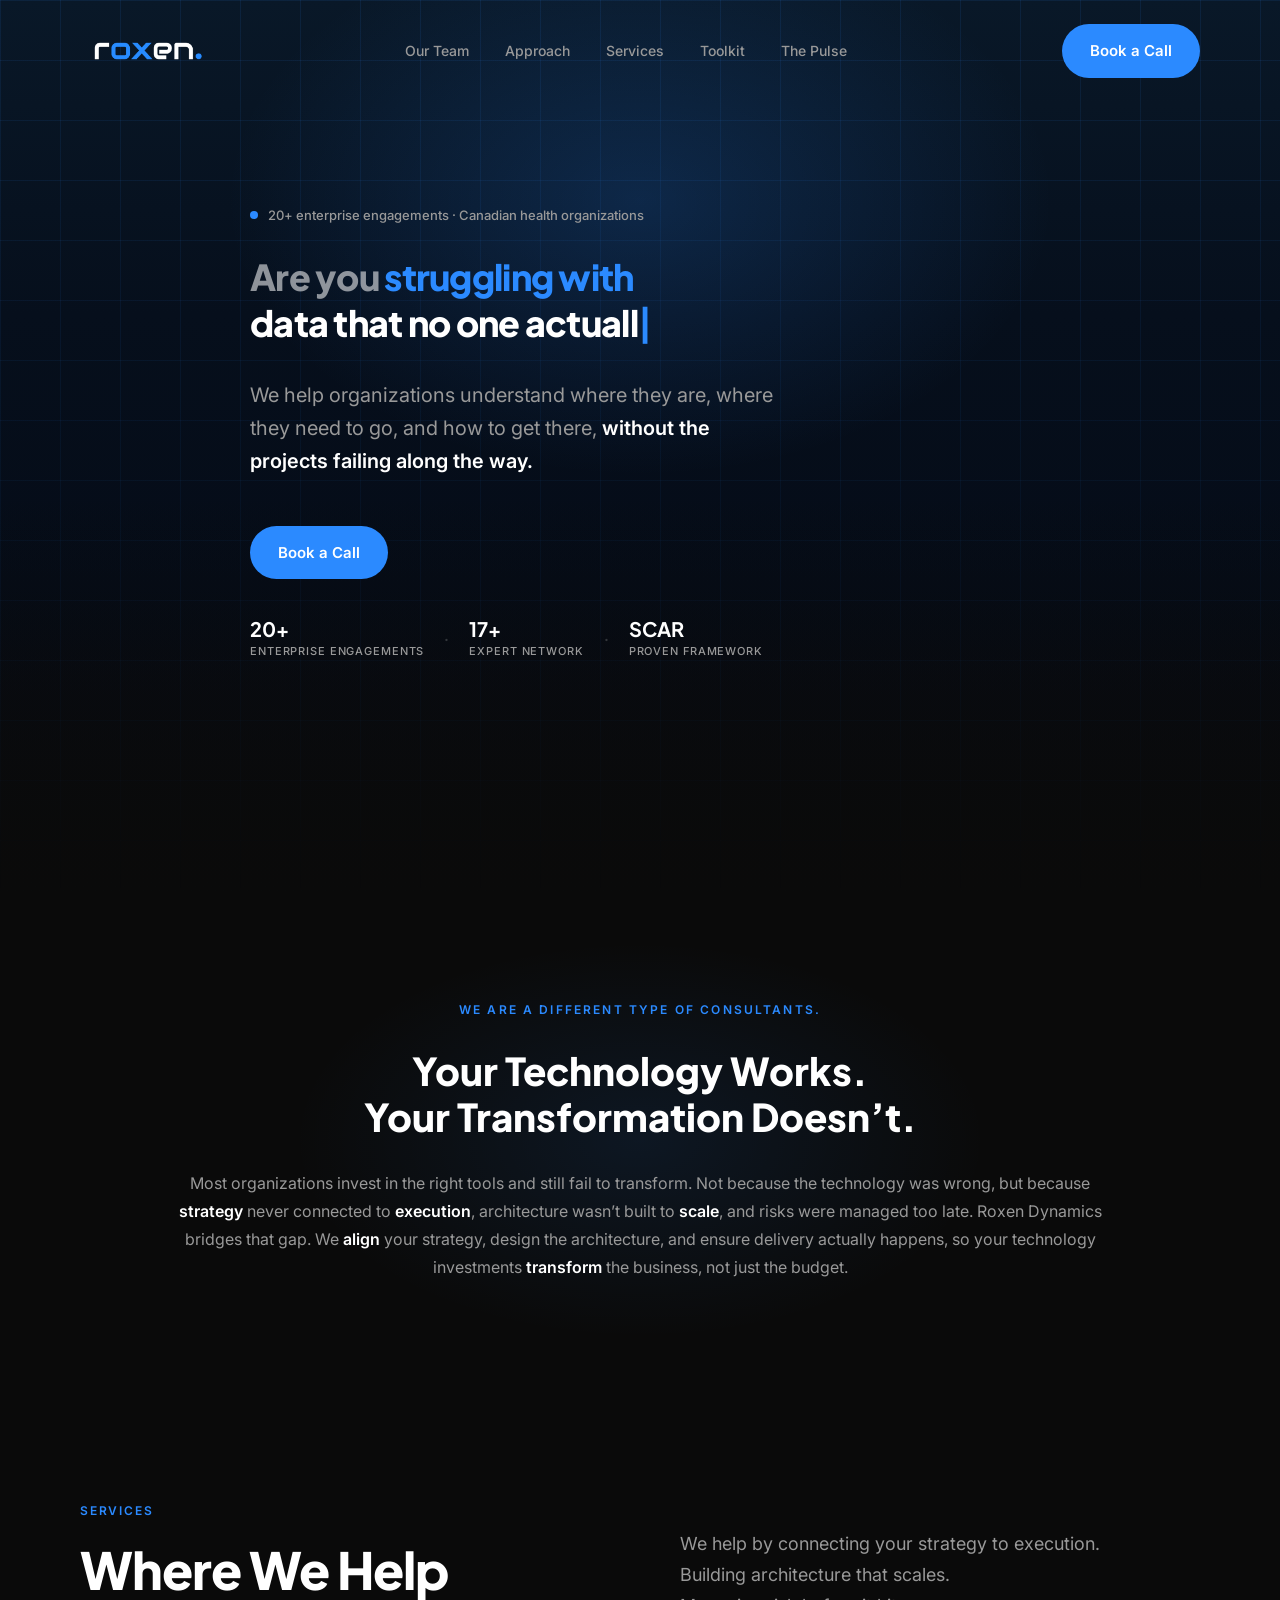
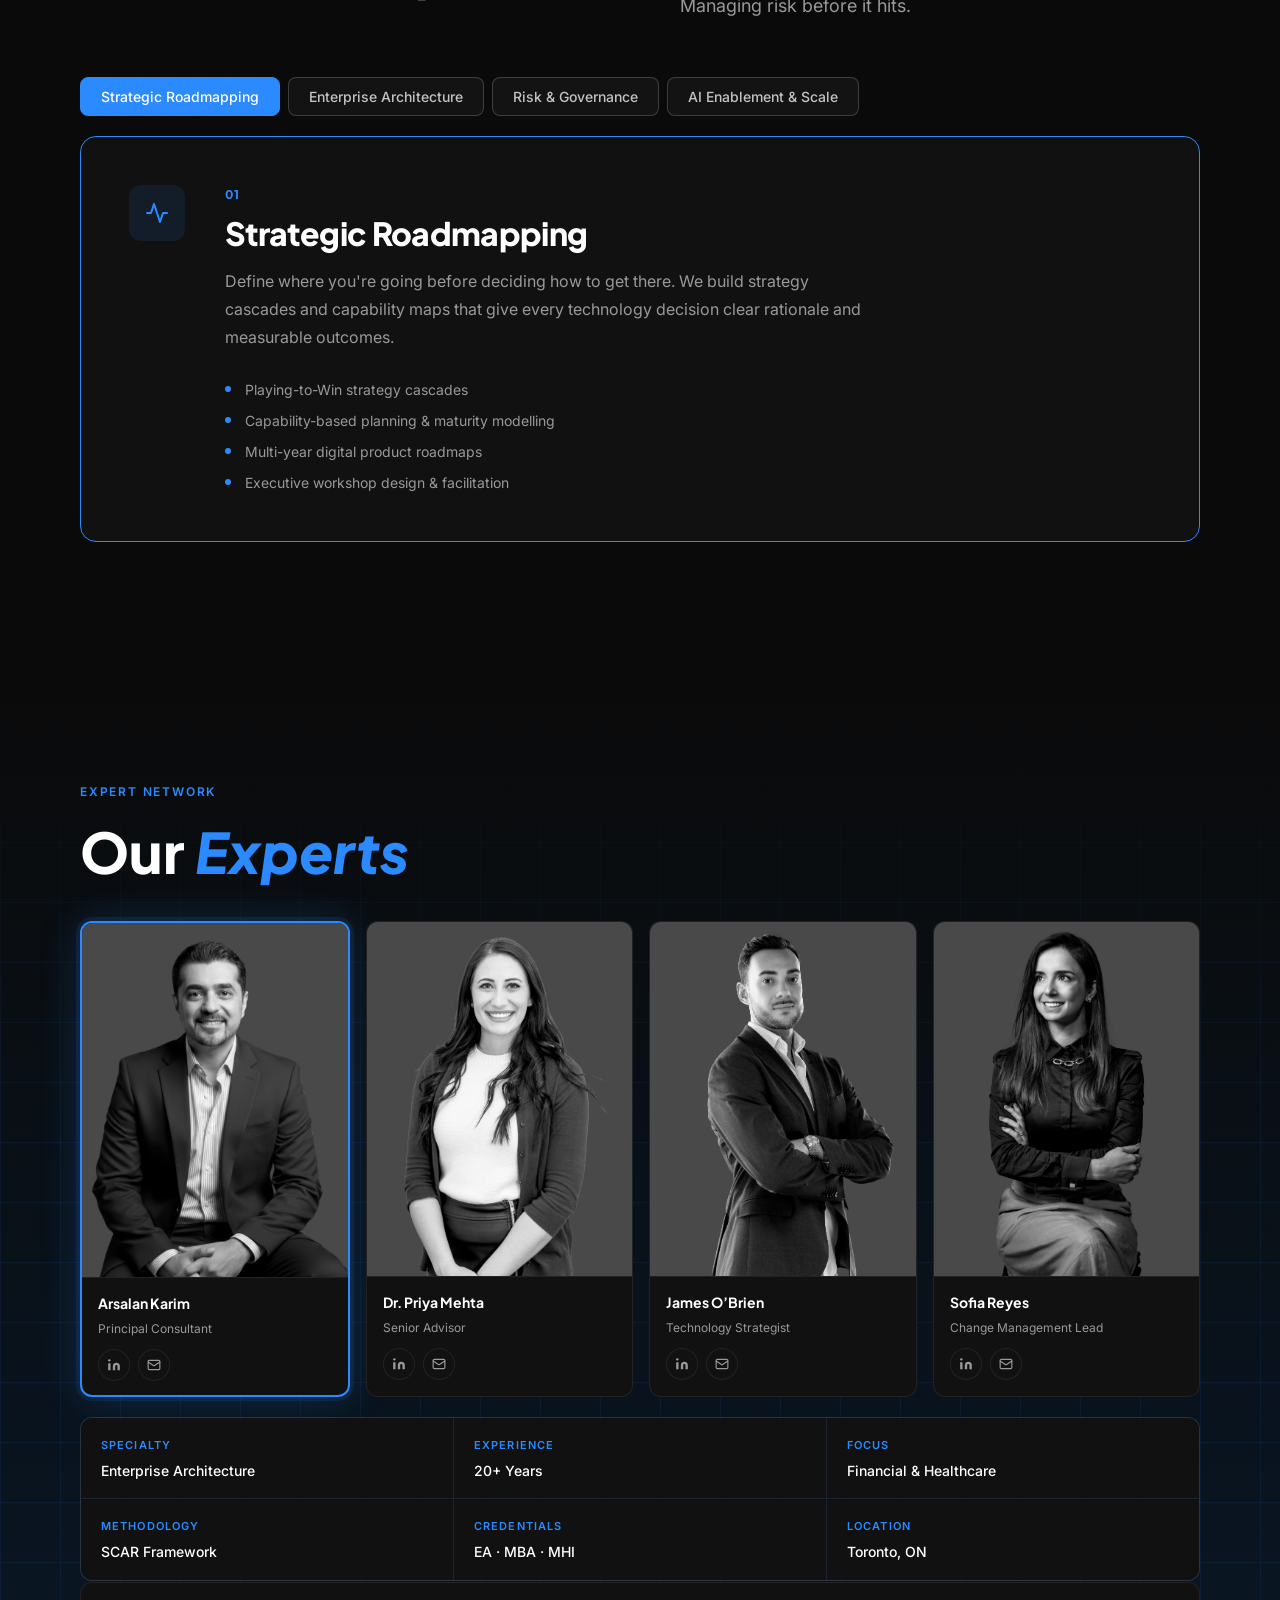
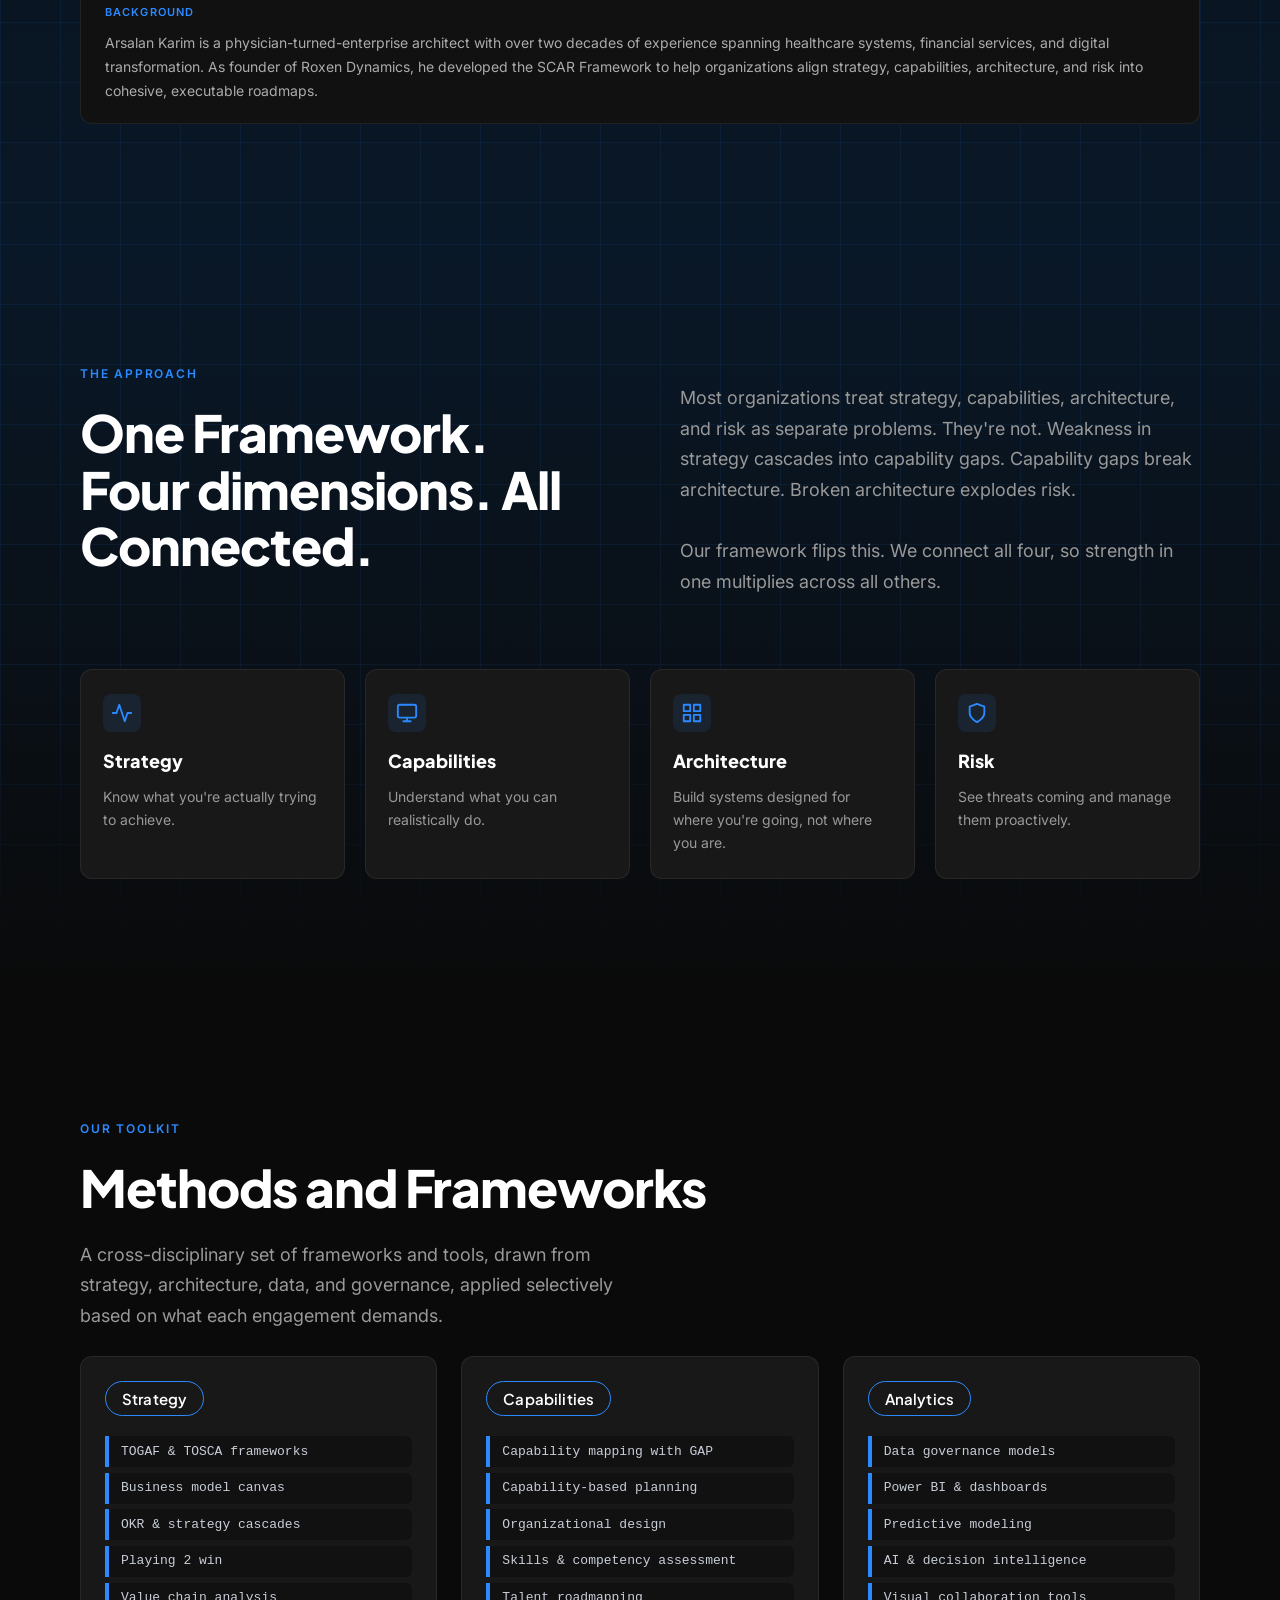
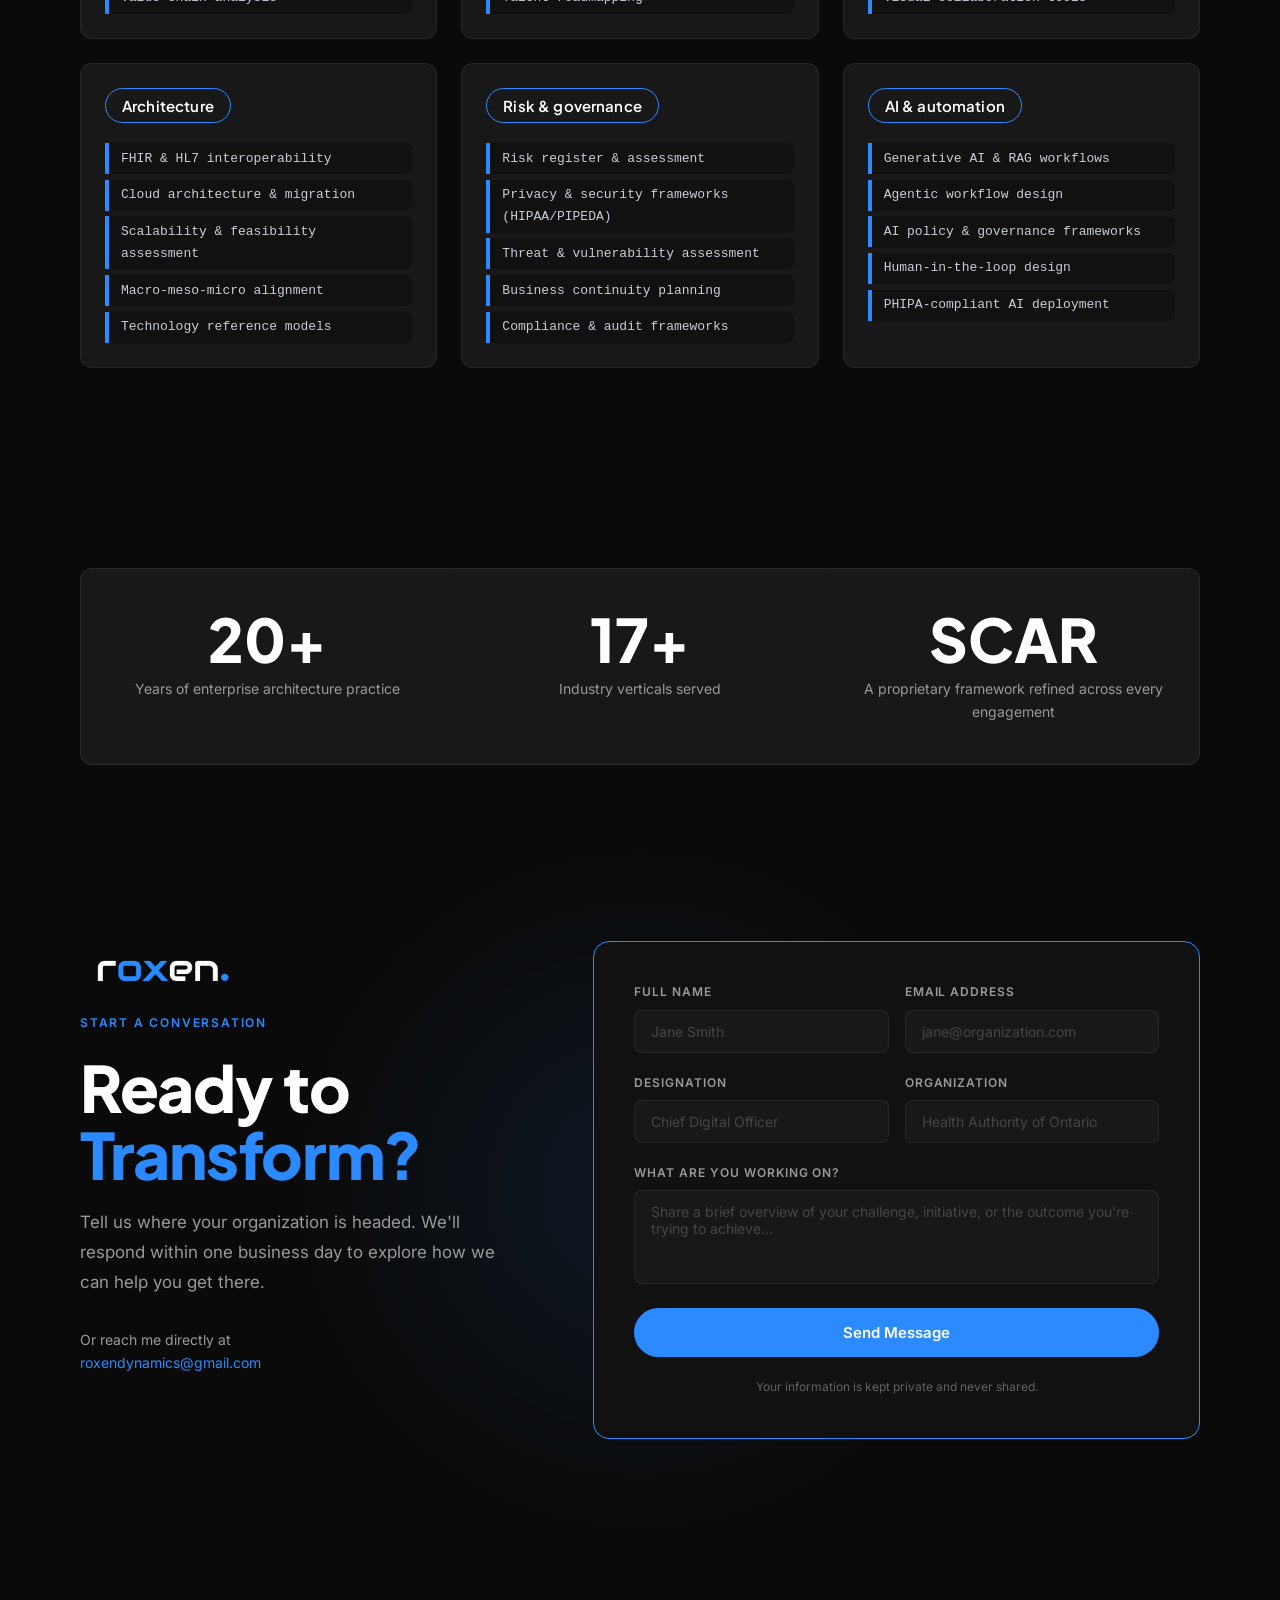
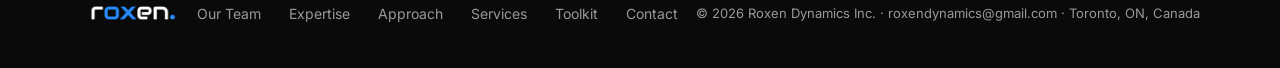
<file: docs/index.html>
<!DOCTYPE html>
<html lang="en">

<head>
  <meta charset="UTF-8" />
  <meta name="viewport" content="width=device-width, initial-scale=1.0" />

  <!-- Primary SEO -->
  <title>Roxen Dynamics | Enterprise Architecture & Digital Transformation Consulting | Toronto</title>
  <meta name="description" content="Roxen Dynamics helps healthcare and enterprise organizations cut through complexity with the SCAR framework, aligning Strategy, Capabilities, Architecture, and Risk into executable transformation roadmaps. Led by Arsalan Karim, Toronto." />
  <meta name="keywords" content="enterprise architecture consulting, digital transformation, strategy consulting, healthcare IT consulting, business architecture, TOGAF, FHIR HL7, AI governance healthcare, risk management, capability planning, Toronto consultant" />
  <meta name="author" content="Arsalan Karim" />
  <meta name="robots" content="index, follow" />
  <link rel="canonical" href="https://www.roxendynamics.com/" />

  <!-- Open Graph (Facebook / LinkedIn) -->
  <meta property="og:type" content="website" />
  <meta property="og:url" content="https://www.roxendynamics.com/" />
  <meta property="og:title" content="Roxen Dynamics | Enterprise Architecture & Digital Transformation" />
  <meta property="og:description" content="We help organizations align strategy, capabilities, architecture, and risk into coherent transformation roadmaps that actually get executed. SCAR framework. Healthcare & enterprise focus. Toronto." />
  <meta property="og:image" content="https://www.roxendynamics.com/EA_picture3.png" />
  <meta property="og:image:width" content="1200" />
  <meta property="og:image:height" content="630" />
  <meta property="og:site_name" content="Roxen Dynamics" />
  <meta property="og:locale" content="en_CA" />


  <!-- Geo / Local SEO -->
  <meta name="geo.region" content="CA-ON" />
  <meta name="geo.placename" content="Toronto, Ontario, Canada" />

  <!-- Preconnect for performance -->
  <link rel="preconnect" href="https://fonts.googleapis.com" />
  <link rel="preconnect" href="https://fonts.gstatic.com" crossorigin />

  <!-- Schema.org JSON-LD -->
  <script type="application/ld+json">
  {
    "@context": "https://schema.org",
    "@graph": [
      {
        "@type": "Organization",
        "@id": "https://www.roxendynamics.com/#organization",
        "name": "Roxen Dynamics",
        "url": "https://www.roxendynamics.com",
        "logo": "https://www.roxendynamics.com/EA_picture3.png",
        "description": "Enterprise architecture and digital transformation consulting firm specializing in the SCAR framework: Strategy, Capabilities, Architecture, Risk.",
        "email": "roxendynamics@gmail.com",
        "address": {
          "@type": "PostalAddress",
          "addressLocality": "Toronto",
          "addressRegion": "ON",
          "addressCountry": "CA"
        },
        "founder": {
          "@id": "https://www.roxendynamics.com/#person"
        },
        "sameAs": [
          "https://www.linkedin.com/in/arsalan-karim"
        ]
      },
      {
        "@type": "Person",
        "@id": "https://www.roxendynamics.com/#person",
        "name": "Arsalan Karim",
        "jobTitle": "Principal Consultant, Enterprise Architect",
        "description": "Physician and Senior Enterprise Architect with 10+ years in digital transformation and AI governance in healthcare. Sessional Lecturer at IHPME, University of Toronto.",
        "url": "https://www.roxendynamics.com",
        "email": "roxendynamics@gmail.com",
        "alumniOf": [
          { "@type": "CollegeOrUniversity", "name": "University of Toronto" },
          { "@type": "CollegeOrUniversity", "name": "Andrew University" }
        ],
        "worksFor": { "@id": "https://www.roxendynamics.com/#organization" },
        "sameAs": ["https://www.linkedin.com/in/arsalan-karim"]
      },
      {
        "@type": "ProfessionalService",
        "@id": "https://www.roxendynamics.com/#service",
        "name": "Roxen Dynamics Consulting",
        "provider": { "@id": "https://www.roxendynamics.com/#organization" },
        "areaServed": { "@type": "Country", "name": "Canada" },
        "serviceType": [
          "Enterprise Architecture Consulting",
          "Digital Transformation Strategy",
          "AI Enablement and Governance",
          "Risk and Governance Advisory",
          "Healthcare IT Strategy"
        ],
        "url": "https://www.roxendynamics.com"
      }
    ]
  }
  </script>

  <link rel="stylesheet" href="style.css" />
</head>

<body>

  <!-- Skip to main content (accessibility + SEO) -->
  <a href="#main-content" class="skip-link">Skip to main content</a>

  <!-- ═══════════════════════════════════════════════
       NAVIGATION
  ════════════════════════════════════════════════ -->
  <nav id="nav" aria-label="Primary navigation">
    <div class="container">
      <div class="nav-inner">
        <a href="#hero" class="nav-logo"><img src="logo-white.png" class="nav-logo-img" alt="Roxen Dynamics" /></a>
        <ul class="nav-links">
          <li><a href="#team">Our Team</a></li>
          <li><a href="#approach">Approach</a></li>
          <li><a href="#services">Services</a></li>
          <li><a href="#toolkit">Toolkit</a></li>
          <li><a href="pulse.html">The Pulse</a></li>
        </ul>
        <a href="#cta" class="btn btn-primary nav-cta">Book a Call</a>
        <button class="hamburger" aria-label="Open menu">
          <span></span><span></span><span></span>
        </button>
      </div>
    </div>
  </nav>

  <!-- Mobile menu -->
  <div class="mobile-menu" aria-hidden="true">
    <a href="#team">Our Team</a>
    <a href="#approach">Approach</a>
    <a href="#services">Services</a>
    <a href="#toolkit">Toolkit</a>
    <a href="pulse.html">The Pulse</a>
    <a href="#cta" class="btn btn-primary" style="margin-top:8px;padding:8px 28px">Book a Call</a>
  </div>

  <main id="main-content">

  <!-- ═══════════════════════════════════════════════
       HERO
  ════════════════════════════════════════════════ -->
  <section id="hero" aria-label="Hero">
<div class="hero-scrim"></div>
    <div class="hero-grid"></div>
    <div class="hero-glow"></div>
    <div class="container">
      <div class="hero-inner">

        <div class="hero-content">
          <span class="hero-eyebrow fade-up">20+ enterprise engagements &middot; Canadian health organizations</span>
          <h1 class="display hero-title fade-up" id="hero-title">
            <span class="hero-title-static">Are you <span class="hero-title-accent">struggling with</span></span>
            <span class="hero-title-typed" aria-live="polite"><span class="hero-typed-text"></span><span class="hero-cursor" aria-hidden="true">|</span></span>
          </h1>
          <p class="hero-sub fade-up">
            We help organizations understand where they are, where they need to go, and how to get there, <span class="hero-sub-emphasis">without the projects failing along the way.</span>
          </p>
          <div class="hero-actions fade-up">
            <a href="#cta" class="btn btn-primary">Book a Call</a>
          </div>
          <div class="hero-stats fade-up">
            <div class="hero-stat">
              <span class="stat-num">20+</span>
              <span class="stat-label">Enterprise Engagements</span>
            </div>
            <span class="hero-stat-sep">&middot;</span>
            <div class="hero-stat">
              <span class="stat-num">17+</span>
              <span class="stat-label">Expert Network</span>
            </div>
            <span class="hero-stat-sep">&middot;</span>
            <div class="hero-stat">
              <span class="stat-num">SCAR</span>
              <span class="stat-label">Proven Framework</span>
            </div>
          </div>
        </div>


      </div>
    </div>
  </section>

  <!-- ═══════════════════════════════════════════════
       VALUE PROPOSITION BANNER
  ════════════════════════════════════════════════ -->
  <section id="value-prop" aria-label="Who we help">
    <div class="vp-glow"></div>
    <div class="container">
      <div class="vp-inner">
        <div class="vp-eyebrow fade-up">We are a different type of consultants.</div>
        <h2 class="vp-heading fade-up">
          Your Technology Works.<br>Your Transformation Doesn&rsquo;t.
        </h2>
        <p class="vp-sub fade-up">
          Most organizations invest in the right tools and still fail to transform. Not because the technology was wrong, but because <span class="hero-sub-emphasis">strategy</span> never connected to <span class="hero-sub-emphasis">execution</span>, architecture wasn&rsquo;t built to <span class="hero-sub-emphasis">scale</span>, and risks were managed too late. Roxen Dynamics bridges that gap. We <span class="hero-sub-emphasis">align</span> your strategy, design the architecture, and ensure delivery actually happens, so your technology investments <span class="hero-sub-emphasis">transform</span> the business, not just the budget.
        </p>
      </div>
    </div>
  </section>

  <!-- ═══════════════════════════════════════════════
       SERVICES
  ════════════════════════════════════════════════ -->
  <section id="services" aria-label="Consulting Services">
    <div class="container">

      <div class="services-header">
        <div class="fade-up">
          <div class="section-label">Services</div>
          <h2 class="section-heading">Where We Help</h2>
        </div>
        <div class="section-sub fade-up">
          We help by connecting your strategy to execution. <br>Building architecture that scales. <br>Managing risk
          before it hits.
        </div>
      </div>

      <div class="service-tabs fade-up">

        <div class="stab-nav">
          <button class="stab-btn active" data-tab="0">Strategic Roadmapping</button>
          <button class="stab-btn" data-tab="1">Enterprise Architecture</button>
          <button class="stab-btn" data-tab="2">Risk &amp; Governance</button>
          <button class="stab-btn" data-tab="3">AI Enablement &amp; Scale</button>
        </div>

        <div class="stab-panels">

          <div class="stab-panel active" data-panel="0">
            <div class="stab-panel-icon">
              <svg width="24" height="24" viewBox="0 0 24 24" fill="none" stroke="#2B8AFF" stroke-width="2" stroke-linecap="round" stroke-linejoin="round">
                <polyline points="22 12 18 12 15 21 9 3 6 12 2 12"/>
              </svg>
            </div>
            <div class="stab-panel-body">
              <div class="stab-panel-num">01</div>
              <h3 class="stab-panel-title">Strategic Roadmapping</h3>
              <p class="stab-panel-desc">Define where you're going before deciding how to get there. We build strategy cascades and capability maps that give every technology decision clear rationale and measurable outcomes.</p>
              <ul class="stab-panel-list">
                <li>Playing-to-Win strategy cascades</li>
                <li>Capability-based planning &amp; maturity modelling</li>
                <li>Multi-year digital product roadmaps</li>
                <li>Executive workshop design &amp; facilitation</li>
              </ul>
            </div>
          </div>

          <div class="stab-panel" data-panel="1">
            <div class="stab-panel-icon">
              <svg width="24" height="24" viewBox="0 0 24 24" fill="none" stroke="#2B8AFF" stroke-width="2" stroke-linecap="round" stroke-linejoin="round">
                <rect x="3" y="3" width="7" height="7"/><rect x="14" y="3" width="7" height="7"/>
                <rect x="14" y="14" width="7" height="7"/><rect x="3" y="14" width="7" height="7"/>
              </svg>
            </div>
            <div class="stab-panel-body">
              <div class="stab-panel-num">02</div>
              <h3 class="stab-panel-title">Enterprise Architecture Design</h3>
              <p class="stab-panel-desc">Design scalable, future-ready systems grounded in your business model, not technology trends. Application landscapes, reference models, and target-state architectures aligned to your strategy.</p>
              <ul class="stab-panel-list">
                <li>TOGAF &amp; FHIR/HL7 interoperability frameworks</li>
                <li>Cloud architecture &amp; migration planning</li>
                <li>Macro-meso-micro alignment</li>
                <li>Vendor evaluation &amp; technology option analysis</li>
              </ul>
            </div>
          </div>

          <div class="stab-panel" data-panel="2">
            <div class="stab-panel-icon">
              <svg width="24" height="24" viewBox="0 0 24 24" fill="none" stroke="#2B8AFF" stroke-width="2" stroke-linecap="round" stroke-linejoin="round">
                <path d="M12 22s8-4 8-10V5l-8-3-8 3v7c0 6 8 10 8 10z"/>
              </svg>
            </div>
            <div class="stab-panel-body">
              <div class="stab-panel-num">03</div>
              <h3 class="stab-panel-title">Risk &amp; Governance</h3>
              <p class="stab-panel-desc">Embed governance into architecture from day one. Risk registers, controls, and compliance alignment, managed proactively, not reactively.</p>
              <ul class="stab-panel-list">
                <li>Risk registers &amp; threat assessments (TRA/PIA)</li>
                <li>PHIPA, PIPEDA &amp; privacy frameworks</li>
                <li>RFx framework design &amp; procurement support</li>
                <li>Business continuity &amp; audit readiness</li>
              </ul>
            </div>
          </div>

          <div class="stab-panel" data-panel="3">
            <div class="stab-panel-icon">
              <svg width="24" height="24" viewBox="0 0 24 24" fill="none" stroke="#2B8AFF" stroke-width="2" stroke-linecap="round" stroke-linejoin="round">
                <circle cx="12" cy="12" r="3"/><path d="M12 1v4M12 19v4M4.22 4.22l2.83 2.83M16.95 16.95l2.83 2.83M1 12h4M19 12h4M4.22 19.78l2.83-2.83M16.95 7.05l2.83-2.83"/>
              </svg>
            </div>
            <div class="stab-panel-body">
              <div class="stab-panel-num">04</div>
              <h3 class="stab-panel-title">AI Enablement, Governance &amp; Scale</h3>
              <p class="stab-panel-desc">Designing responsible AI strategies for healthcare organizations, from RAG workflow architecture and human-in-the-loop governance frameworks to AI policy design, vendor compliance evaluation, and scaled deployment across clinical and operational contexts.</p>
              <ul class="stab-panel-list">
                <li>Generative AI &amp; RAG workflow architecture</li>
                <li>Human-in-the-loop governance frameworks</li>
                <li>AI policy design &amp; vendor compliance evaluation</li>
                <li>PHIPA-compliant AI deployment at scale</li>
              </ul>
            </div>
          </div>

        </div>
      </div>

    </div>
  </section>

  <!-- ═══════════════════════════════════════════════
       TEAM — Our Expert Network
  ════════════════════════════════════════════════ -->
  <section id="team" aria-label="Our Expert Network">
    <div class="container">

      <!-- Heading -->
      <div class="team-header fade-up">
        <div class="section-label">Expert Network</div>
        <h2 class="team-heading">Our <em>Experts</em></h2>
      </div>

      <!-- Card strip -->
      <div class="team-cards fade-up" id="team-cards">

          <div class="team-card active" data-index="0" role="button" tabindex="0" aria-pressed="true">
            <img src="arsalan_profile2.png" alt="Arsalan Karim" class="team-avatar-img" loading="lazy">
            <div class="team-card-footer">
              <p class="team-card-name">Arsalan Karim</p>
              <p class="team-card-role">Principal Consultant</p>
              <div class="team-card-social">
                <a href="https://www.linkedin.com/in/arsalan-karim/" class="social-icon" target="_blank" rel="noopener" aria-label="LinkedIn" onclick="event.stopPropagation()">
                  <svg width="14" height="14" viewBox="0 0 24 24" fill="currentColor"><path d="M16 8a6 6 0 016 6v7h-4v-7a2 2 0 00-2-2 2 2 0 00-2 2v7h-4v-7a6 6 0 016-6zM2 9h4v12H2z"/><circle cx="4" cy="4" r="2"/></svg>
                </a>
                <a href="mailto:roxendynamics@gmail.com" class="social-icon" aria-label="Email" onclick="event.stopPropagation()">
                  <svg width="14" height="14" viewBox="0 0 24 24" fill="none" stroke="currentColor" stroke-width="2" stroke-linecap="round" stroke-linejoin="round"><rect x="2" y="4" width="20" height="16" rx="2"/><path d="m22 7-8.97 5.7a1.94 1.94 0 01-2.06 0L2 7"/></svg>
                </a>
              </div>
            </div>
          </div>

          <div class="team-card" data-index="1" role="button" tabindex="0" aria-pressed="false">
            <img src="sample_consultant1.png" alt="Dr. Priya Mehta" class="team-avatar-img" loading="lazy">
            <div class="team-card-footer">
              <p class="team-card-name">Dr. Priya Mehta</p>
              <p class="team-card-role">Senior Advisor</p>
              <div class="team-card-social">
                <a href="https://www.linkedin.com/in/" class="social-icon" target="_blank" rel="noopener" aria-label="LinkedIn" onclick="event.stopPropagation()">
                  <svg width="14" height="14" viewBox="0 0 24 24" fill="currentColor"><path d="M16 8a6 6 0 016 6v7h-4v-7a2 2 0 00-2-2 2 2 0 00-2 2v7h-4v-7a6 6 0 016-6zM2 9h4v12H2z"/><circle cx="4" cy="4" r="2"/></svg>
                </a>
                <a href="mailto:roxendynamics@gmail.com" class="social-icon" aria-label="Email" onclick="event.stopPropagation()">
                  <svg width="14" height="14" viewBox="0 0 24 24" fill="none" stroke="currentColor" stroke-width="2" stroke-linecap="round" stroke-linejoin="round"><rect x="2" y="4" width="20" height="16" rx="2"/><path d="m22 7-8.97 5.7a1.94 1.94 0 01-2.06 0L2 7"/></svg>
                </a>
              </div>
            </div>
          </div>

          <div class="team-card" data-index="2" role="button" tabindex="0" aria-pressed="false">
            <img src="sample_consultant2.png" alt="James O'Brien" class="team-avatar-img" loading="lazy">
            <div class="team-card-footer">
              <p class="team-card-name">James O&rsquo;Brien</p>
              <p class="team-card-role">Technology Strategist</p>
              <div class="team-card-social">
                <a href="https://www.linkedin.com/in/" class="social-icon" target="_blank" rel="noopener" aria-label="LinkedIn" onclick="event.stopPropagation()">
                  <svg width="14" height="14" viewBox="0 0 24 24" fill="currentColor"><path d="M16 8a6 6 0 016 6v7h-4v-7a2 2 0 00-2-2 2 2 0 00-2 2v7h-4v-7a6 6 0 016-6zM2 9h4v12H2z"/><circle cx="4" cy="4" r="2"/></svg>
                </a>
                <a href="mailto:roxendynamics@gmail.com" class="social-icon" aria-label="Email" onclick="event.stopPropagation()">
                  <svg width="14" height="14" viewBox="0 0 24 24" fill="none" stroke="currentColor" stroke-width="2" stroke-linecap="round" stroke-linejoin="round"><rect x="2" y="4" width="20" height="16" rx="2"/><path d="m22 7-8.97 5.7a1.94 1.94 0 01-2.06 0L2 7"/></svg>
                </a>
              </div>
            </div>
          </div>

          <div class="team-card" data-index="3" role="button" tabindex="0" aria-pressed="false">
            <img src="sample_consultant3.png" alt="Sofia Reyes" class="team-avatar-img" loading="lazy">
            <div class="team-card-footer">
              <p class="team-card-name">Sofia Reyes</p>
              <p class="team-card-role">Change Management Lead</p>
              <div class="team-card-social">
                <a href="https://www.linkedin.com/in/" class="social-icon" target="_blank" rel="noopener" aria-label="LinkedIn" onclick="event.stopPropagation()">
                  <svg width="14" height="14" viewBox="0 0 24 24" fill="currentColor"><path d="M16 8a6 6 0 016 6v7h-4v-7a2 2 0 00-2-2 2 2 0 00-2 2v7h-4v-7a6 6 0 016-6zM2 9h4v12H2z"/><circle cx="4" cy="4" r="2"/></svg>
                </a>
                <a href="mailto:roxendynamics@gmail.com" class="social-icon" aria-label="Email" onclick="event.stopPropagation()">
                  <svg width="14" height="14" viewBox="0 0 24 24" fill="none" stroke="currentColor" stroke-width="2" stroke-linecap="round" stroke-linejoin="round"><rect x="2" y="4" width="20" height="16" rx="2"/><path d="m22 7-8.97 5.7a1.94 1.94 0 01-2.06 0L2 7"/></svg>
                </a>
              </div>
            </div>
          </div>


      </div>

      <!-- Metadata grid -->
      <div class="team-meta-grid fade-up" id="team-meta">
        <div class="team-meta-cell"><span class="meta-label">Specialty</span><span class="meta-value" id="tm-specialty">Enterprise Architecture</span></div>
        <div class="team-meta-cell"><span class="meta-label">Experience</span><span class="meta-value" id="tm-experience">20+ Years</span></div>
        <div class="team-meta-cell"><span class="meta-label">Focus</span><span class="meta-value" id="tm-focus">Financial &amp; Healthcare</span></div>
        <div class="team-meta-cell"><span class="meta-label">Methodology</span><span class="meta-value" id="tm-methodology">SCAR Framework</span></div>
        <div class="team-meta-cell"><span class="meta-label">Credentials</span><span class="meta-value" id="tm-credentials">EA · MBA · MHI</span></div>
        <div class="team-meta-cell"><span class="meta-label">Location</span><span class="meta-value" id="tm-location">Toronto, ON</span></div>
      </div>

      <!-- Background -->
      <div class="team-bg-box fade-up" id="team-bg-box">
        <span class="meta-label">Background</span>
        <p class="team-bg-text" id="tm-background">Arsalan Karim is a physician-turned-enterprise architect with over two decades of experience spanning healthcare systems, financial services, and digital transformation. As founder of Roxen Dynamics, he developed the SCAR Framework to help organizations align strategy, capabilities, architecture, and risk into cohesive, executable roadmaps.</p>
      </div>

    </div>
  </section>



  <!-- ═══════════════════════════════════════════════
       APPROACH — SCAR
  ════════════════════════════════════════════════ -->
  <section id="approach" aria-label="SCAR Framework">
    <div class="container">

      <div class="approach-header">
        <div class="fade-up">
          <div class="section-label">The Approach</div>
          <h2 class="section-heading">One Framework. Four dimensions. All Connected.
          </h2>
        </div>
        <div class="section-sub fade-up">
          Most organizations treat strategy, capabilities, architecture, and risk as separate problems. They're not.
          Weakness in strategy cascades into capability gaps. Capability gaps break architecture. Broken architecture
          explodes risk. <br><br>
          Our framework flips this. We connect all four, so strength in one multiplies across all others.
        </div>
      </div>

      <div class="scar-cards" data-stagger>
        <div class="scar-card fade-up">
          <div class="scar-icon">
            <svg width="22" height="22" viewBox="0 0 24 24" fill="none" stroke="#2B8AFF" stroke-width="2"
              stroke-linecap="round" stroke-linejoin="round">
              <polyline points="22 12 18 12 15 21 9 3 6 12 2 12" />
            </svg>
          </div>
          <div class="scar-title">Strategy</div>
          <div class="scar-desc">Know what you're actually trying to achieve.</div>
        </div>
        <div class="scar-card fade-up">
          <div class="scar-icon">
            <svg width="22" height="22" viewBox="0 0 24 24" fill="none" stroke="#2B8AFF" stroke-width="2"
              stroke-linecap="round" stroke-linejoin="round">
              <rect x="2" y="3" width="20" height="14" rx="2" />
              <line x1="8" y1="21" x2="16" y2="21" />
              <line x1="12" y1="17" x2="12" y2="21" />
            </svg>
          </div>
          <div class="scar-title">Capabilities</div>
          <div class="scar-desc">Understand what you can realistically do.</div>
        </div>
        <div class="scar-card fade-up">
          <div class="scar-icon">
            <svg width="22" height="22" viewBox="0 0 24 24" fill="none" stroke="#2B8AFF" stroke-width="2"
              stroke-linecap="round" stroke-linejoin="round">
              <rect x="3" y="3" width="7" height="7" />
              <rect x="14" y="3" width="7" height="7" />
              <rect x="14" y="14" width="7" height="7" />
              <rect x="3" y="14" width="7" height="7" />
            </svg>
          </div>
          <div class="scar-title">Architecture</div>
          <div class="scar-desc">Build systems designed for where you're going, not where you are.</div>
        </div>
        <div class="scar-card fade-up">
          <div class="scar-icon">
            <svg width="22" height="22" viewBox="0 0 24 24" fill="none" stroke="#2B8AFF" stroke-width="2"
              stroke-linecap="round" stroke-linejoin="round">
              <path d="M12 22s8-4 8-10V5l-8-3-8 3v7c0 6 8 10 8 10z" />
            </svg>
          </div>
          <div class="scar-title">Risk</div>
          <div class="scar-desc">See threats coming and manage them proactively.</div>
        </div>
      </div>

    </div>
  </section>

  <!-- ═══════════════════════════════════════════════
       TOOLKIT
  ════════════════════════════════════════════════ -->
  <section id="toolkit" aria-label="Methods and Frameworks">
    <div class="container">

      <div class="toolkit-header">
        <div class="fade-up">
          <div class="section-label">Our Toolkit</div>
          <h2 class="section-heading">Methods and Frameworks</h2>
        </div>
        <div class="section-sub fade-up">
          A cross-disciplinary set of frameworks and tools, drawn from strategy, architecture, data, and governance,
          applied selectively based on what each engagement demands.
        </div>
      </div>

      <div style="padding: 1.5rem 0;">
        <div style="display: grid; grid-template-columns: repeat(auto-fit, minmax(280px, 1fr)); gap: 1.5rem;">

          <div
            style="background: var(--surface-2); border: 0.5px solid var(--border); border-radius: var(--radius); padding: 1.5rem;">
            <h3
              style="margin: 0 0 1.25rem 0; display: inline-block; font-family: var(--font-display); font-size: 15px; font-weight: 600; color: #ffffff; border: 1px solid var(--accent); border-radius: 999px; padding: 4px 16px; letter-spacing: 0.01em;">
              Strategy</h3>
            <div style="display: flex; flex-direction: column; gap: 0.35rem;">
              <span
                style="font-size: 13px; padding: 0.28rem 0.75rem; background: var(--surface); border-radius: 0 6px 6px 0; border-left: 4px solid var(--accent); color: #c8cdd8; font-family: 'Courier New', Courier, monospace;">TOGAF
                &amp; TOSCA frameworks</span>
              <span
                style="font-size: 13px; padding: 0.28rem 0.75rem; background: var(--surface); border-radius: 0 6px 6px 0; border-left: 4px solid var(--accent); color: #c8cdd8; font-family: 'Courier New', Courier, monospace;">Business
                model canvas</span>
              <span
                style="font-size: 13px; padding: 0.28rem 0.75rem; background: var(--surface); border-radius: 0 6px 6px 0; border-left: 4px solid var(--accent); color: #c8cdd8; font-family: 'Courier New', Courier, monospace;">OKR
                &amp; strategy cascades</span>
              <span
                style="font-size: 13px; padding: 0.28rem 0.75rem; background: var(--surface); border-radius: 0 6px 6px 0; border-left: 4px solid var(--accent); color: #c8cdd8; font-family: 'Courier New', Courier, monospace;">Playing
                2 win</span>
              <span
                style="font-size: 13px; padding: 0.28rem 0.75rem; background: var(--surface); border-radius: 0 6px 6px 0; border-left: 4px solid var(--accent); color: #c8cdd8; font-family: 'Courier New', Courier, monospace;">Value
                chain analysis</span>
            </div>
          </div>

          <div
            style="background: var(--surface-2); border: 0.5px solid var(--border); border-radius: var(--radius); padding: 1.5rem;">
            <h3
              style="margin: 0 0 1.25rem 0; display: inline-block; font-family: var(--font-display); font-size: 15px; font-weight: 600; color: #ffffff; border: 1px solid var(--accent); border-radius: 999px; padding: 4px 16px; letter-spacing: 0.01em;">
              Capabilities</h3>
            <div style="display: flex; flex-direction: column; gap: 0.35rem;">
              <span
                style="font-size: 13px; padding: 0.28rem 0.75rem; background: var(--surface); border-radius: 0 6px 6px 0; border-left: 4px solid var(--accent); color: #c8cdd8; font-family: 'Courier New', Courier, monospace;">Capability
                mapping with GAP</span>
              <span
                style="font-size: 13px; padding: 0.28rem 0.75rem; background: var(--surface); border-radius: 0 6px 6px 0; border-left: 4px solid var(--accent); color: #c8cdd8; font-family: 'Courier New', Courier, monospace;">Capability-based
                planning</span>
              <span
                style="font-size: 13px; padding: 0.28rem 0.75rem; background: var(--surface); border-radius: 0 6px 6px 0; border-left: 4px solid var(--accent); color: #c8cdd8; font-family: 'Courier New', Courier, monospace;">Organizational
                design</span>
              <span
                style="font-size: 13px; padding: 0.28rem 0.75rem; background: var(--surface); border-radius: 0 6px 6px 0; border-left: 4px solid var(--accent); color: #c8cdd8; font-family: 'Courier New', Courier, monospace;">Skills
                &amp; competency assessment</span>
              <span
                style="font-size: 13px; padding: 0.28rem 0.75rem; background: var(--surface); border-radius: 0 6px 6px 0; border-left: 4px solid var(--accent); color: #c8cdd8; font-family: 'Courier New', Courier, monospace;">Talent
                roadmapping</span>
            </div>
          </div>

          <div
            style="background: var(--surface-2); border: 0.5px solid var(--border); border-radius: var(--radius); padding: 1.5rem;">
            <h3
              style="margin: 0 0 1.25rem 0; display: inline-block; font-family: var(--font-display); font-size: 15px; font-weight: 600; color: #ffffff; border: 1px solid var(--accent); border-radius: 999px; padding: 4px 16px; letter-spacing: 0.01em;">
              Analytics</h3>
            <div style="display: flex; flex-direction: column; gap: 0.35rem;">
              <span
                style="font-size: 13px; padding: 0.28rem 0.75rem; background: var(--surface); border-radius: 0 6px 6px 0; border-left: 4px solid var(--accent); color: #c8cdd8; font-family: 'Courier New', Courier, monospace;">Data
                governance models</span>
              <span
                style="font-size: 13px; padding: 0.28rem 0.75rem; background: var(--surface); border-radius: 0 6px 6px 0; border-left: 4px solid var(--accent); color: #c8cdd8; font-family: 'Courier New', Courier, monospace;">Power
                BI &amp; dashboards</span>
              <span
                style="font-size: 13px; padding: 0.28rem 0.75rem; background: var(--surface); border-radius: 0 6px 6px 0; border-left: 4px solid var(--accent); color: #c8cdd8; font-family: 'Courier New', Courier, monospace;">Predictive
                modeling</span>
              <span
                style="font-size: 13px; padding: 0.28rem 0.75rem; background: var(--surface); border-radius: 0 6px 6px 0; border-left: 4px solid var(--accent); color: #c8cdd8; font-family: 'Courier New', Courier, monospace;">AI
                &amp; decision intelligence</span>
              <span
                style="font-size: 13px; padding: 0.28rem 0.75rem; background: var(--surface); border-radius: 0 6px 6px 0; border-left: 4px solid var(--accent); color: #c8cdd8; font-family: 'Courier New', Courier, monospace;">Visual
                collaboration tools</span>
            </div>
          </div>

          <div
            style="background: var(--surface-2); border: 0.5px solid var(--border); border-radius: var(--radius); padding: 1.5rem;">
            <h3
              style="margin: 0 0 1.25rem 0; display: inline-block; font-family: var(--font-display); font-size: 15px; font-weight: 600; color: #ffffff; border: 1px solid var(--accent); border-radius: 999px; padding: 4px 16px; letter-spacing: 0.01em;">
              Architecture</h3>
            <div style="display: flex; flex-direction: column; gap: 0.35rem;">
              <span
                style="font-size: 13px; padding: 0.28rem 0.75rem; background: var(--surface); border-radius: 0 6px 6px 0; border-left: 4px solid var(--accent); color: #c8cdd8; font-family: 'Courier New', Courier, monospace;">FHIR
                &amp; HL7 interoperability</span>
              <span
                style="font-size: 13px; padding: 0.28rem 0.75rem; background: var(--surface); border-radius: 0 6px 6px 0; border-left: 4px solid var(--accent); color: #c8cdd8; font-family: 'Courier New', Courier, monospace;">Cloud
                architecture &amp; migration</span>
              <span
                style="font-size: 13px; padding: 0.28rem 0.75rem; background: var(--surface); border-radius: 0 6px 6px 0; border-left: 4px solid var(--accent); color: #c8cdd8; font-family: 'Courier New', Courier, monospace;">Scalability
                &amp; feasibility assessment</span>
              <span
                style="font-size: 13px; padding: 0.28rem 0.75rem; background: var(--surface); border-radius: 0 6px 6px 0; border-left: 4px solid var(--accent); color: #c8cdd8; font-family: 'Courier New', Courier, monospace;">Macro-meso-micro
                alignment</span>
              <span
                style="font-size: 13px; padding: 0.28rem 0.75rem; background: var(--surface); border-radius: 0 6px 6px 0; border-left: 4px solid var(--accent); color: #c8cdd8; font-family: 'Courier New', Courier, monospace;">Technology
                reference models</span>
            </div>
          </div>

          <div
            style="background: var(--surface-2); border: 0.5px solid var(--border); border-radius: var(--radius); padding: 1.5rem;">
            <h3
              style="margin: 0 0 1.25rem 0; display: inline-block; font-family: var(--font-display); font-size: 15px; font-weight: 600; color: #ffffff; border: 1px solid var(--accent); border-radius: 999px; padding: 4px 16px; letter-spacing: 0.01em;">
              Risk &amp; governance</h3>
            <div style="display: flex; flex-direction: column; gap: 0.35rem;">
              <span
                style="font-size: 13px; padding: 0.28rem 0.75rem; background: var(--surface); border-radius: 0 6px 6px 0; border-left: 4px solid var(--accent); color: #c8cdd8; font-family: 'Courier New', Courier, monospace;">Risk
                register &amp; assessment</span>
              <span
                style="font-size: 13px; padding: 0.28rem 0.75rem; background: var(--surface); border-radius: 0 6px 6px 0; border-left: 4px solid var(--accent); color: #c8cdd8; font-family: 'Courier New', Courier, monospace;">Privacy
                &amp; security frameworks (HIPAA/PIPEDA)</span>
              <span
                style="font-size: 13px; padding: 0.28rem 0.75rem; background: var(--surface); border-radius: 0 6px 6px 0; border-left: 4px solid var(--accent); color: #c8cdd8; font-family: 'Courier New', Courier, monospace;">Threat
                &amp; vulnerability assessment</span>
              <span
                style="font-size: 13px; padding: 0.28rem 0.75rem; background: var(--surface); border-radius: 0 6px 6px 0; border-left: 4px solid var(--accent); color: #c8cdd8; font-family: 'Courier New', Courier, monospace;">Business
                continuity planning</span>
              <span
                style="font-size: 13px; padding: 0.28rem 0.75rem; background: var(--surface); border-radius: 0 6px 6px 0; border-left: 4px solid var(--accent); color: #c8cdd8; font-family: 'Courier New', Courier, monospace;">Compliance
                &amp; audit frameworks</span>
            </div>
          </div>

          <div
            style="background: var(--surface-2); border: 0.5px solid var(--border); border-radius: var(--radius); padding: 1.5rem;">
            <h3
              style="margin: 0 0 1.25rem 0; display: inline-block; font-family: var(--font-display); font-size: 15px; font-weight: 600; color: #ffffff; border: 1px solid var(--accent); border-radius: 999px; padding: 4px 16px; letter-spacing: 0.01em;">
              AI &amp; automation</h3>
            <div style="display: flex; flex-direction: column; gap: 0.35rem;">
              <span
                style="font-size: 13px; padding: 0.28rem 0.75rem; background: var(--surface); border-radius: 0 6px 6px 0; border-left: 4px solid var(--accent); color: #c8cdd8; font-family: 'Courier New', Courier, monospace;">Generative
                AI &amp; RAG workflows</span>
              <span
                style="font-size: 13px; padding: 0.28rem 0.75rem; background: var(--surface); border-radius: 0 6px 6px 0; border-left: 4px solid var(--accent); color: #c8cdd8; font-family: 'Courier New', Courier, monospace;">Agentic
                workflow design</span>
              <span
                style="font-size: 13px; padding: 0.28rem 0.75rem; background: var(--surface); border-radius: 0 6px 6px 0; border-left: 4px solid var(--accent); color: #c8cdd8; font-family: 'Courier New', Courier, monospace;">AI
                policy &amp; governance frameworks</span>
              <span
                style="font-size: 13px; padding: 0.28rem 0.75rem; background: var(--surface); border-radius: 0 6px 6px 0; border-left: 4px solid var(--accent); color: #c8cdd8; font-family: 'Courier New', Courier, monospace;">Human-in-the-loop
                design</span>
              <span
                style="font-size: 13px; padding: 0.28rem 0.75rem; background: var(--surface); border-radius: 0 6px 6px 0; border-left: 4px solid var(--accent); color: #c8cdd8; font-family: 'Courier New', Courier, monospace;">PHIPA-compliant
                AI deployment</span>
            </div>
          </div>

        </div>
      </div>

    </div>
  </section>


  <!-- ═══════════════════════════════════════════════
       SOCIAL PROOF
  ════════════════════════════════════════════════ -->
  <section id="proof" aria-label="Track record">
    <div class="container">

      <div class="proof-stats fade-up">
        <div class="proof-stat-item">
          <div class="proof-stat-num">20+</div>
          <div class="proof-stat-label">Years of enterprise architecture practice</div>
        </div>
        <div class="proof-stat-item">
          <div class="proof-stat-num">17+</div>
          <div class="proof-stat-label">Industry verticals served</div>
        </div>
        <div class="proof-stat-item">
          <div class="proof-stat-num">SCAR</div>
          <div class="proof-stat-label">A proprietary framework refined across every engagement</div>
        </div>
      </div>

    </div>
  </section>

  <!-- ═══════════════════════════════════════════════
       FOOTER CTA
  ════════════════════════════════════════════════ -->
  <section id="cta" aria-label="Contact">
    <div class="cta-glow"></div>
    <div class="container">

      <div class="cta-inner fade-up">

        <!-- Left: heading -->
        <div class="cta-left">
          <img src="logo-white.png" class="cta-logo" alt="Roxen Dynamics" />
          <div class="section-label">Start a Conversation</div>
          <h2 class="display cta-title">Ready to<br><em>Transform?</em></h2>
          <p class="cta-sub">Tell us where your organization is headed. We'll respond within one business day to explore how we can help you get there.</p>
          <p class="cta-email">Or reach me directly at<br><a href="mailto:roxendynamics@gmail.com">roxendynamics@gmail.com</a></p>
        </div>

        <!-- Right: form -->
        <form class="lead-form" id="leadForm" novalidate>
          <div class="lead-form-row">
            <div class="lead-field">
              <label for="lf-name">Full Name</label>
              <input type="text" id="lf-name" name="name" placeholder="Jane Smith" required />
            </div>
            <div class="lead-field">
              <label for="lf-email">Email Address</label>
              <input type="email" id="lf-email" name="email" placeholder="jane@organization.com" required />
            </div>
          </div>
          <div class="lead-form-row">
            <div class="lead-field">
              <label for="lf-designation">Designation</label>
              <input type="text" id="lf-designation" name="designation" placeholder="Chief Digital Officer" />
            </div>
            <div class="lead-field">
              <label for="lf-org">Organization</label>
              <input type="text" id="lf-org" name="organization" placeholder="Health Authority of Ontario" />
            </div>
          </div>
          <div class="lead-field">
            <label for="lf-context">What are you working on?</label>
            <textarea id="lf-context" name="context" rows="4" placeholder="Share a brief overview of your challenge, initiative, or the outcome you're trying to achieve…"></textarea>
          </div>
          <button type="submit" class="btn btn-primary lead-submit">Send Message</button>
          <p class="lead-privacy">Your information is kept private and never shared.</p>
        </form>

      </div>
    </div>
  </section>

  <!-- ═══════════════════════════════════════════════
       FOOTER
  ════════════════════════════════════════════════ -->
  <footer aria-label="Site footer">
    <div class="container">
      <div class="footer-inner">
        <img src="logo-white.png" class="footer-logo" alt="Roxen Dynamics" />
        <nav aria-label="Footer navigation">
          <ul class="footer-links">
            <li><a href="#team">Our Team</a></li>
            <li><a href="#expertise">Expertise</a></li>
            <li><a href="#approach">Approach</a></li>
            <li><a href="#services">Services</a></li>
            <li><a href="#toolkit">Toolkit</a></li>
            <li><a href="#cta">Contact</a></li>
          </ul>
        </nav>
        <address class="footer-copy">
          <span>© 2026 Roxen Dynamics Inc.</span> ·
          <a href="mailto:roxendynamics@gmail.com" rel="nofollow">roxendynamics@gmail.com</a> ·
          <span>Toronto, ON, Canada</span>
        </address>
      </div>
    </div>
  </footer>

  </main><!-- end #main-content -->

  <script src="script.js" defer></script>
</body>

</html>
</file>
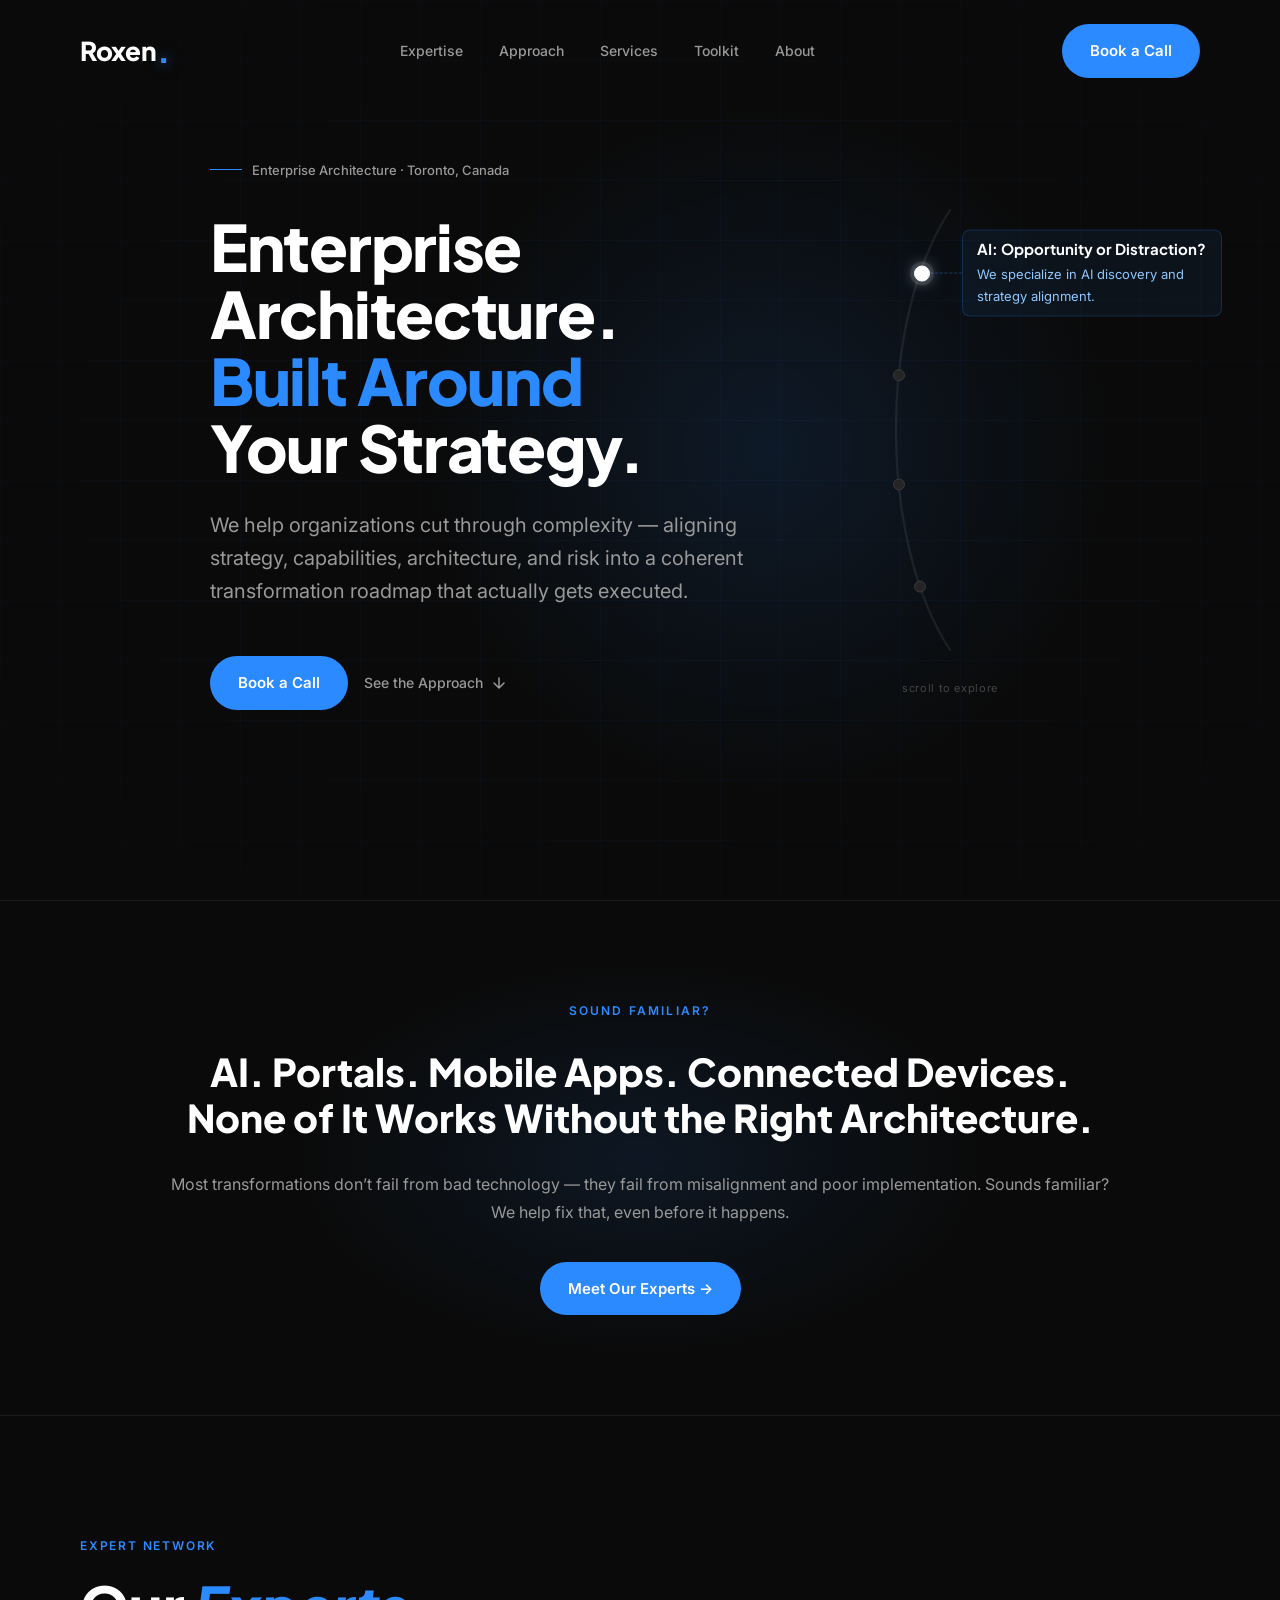
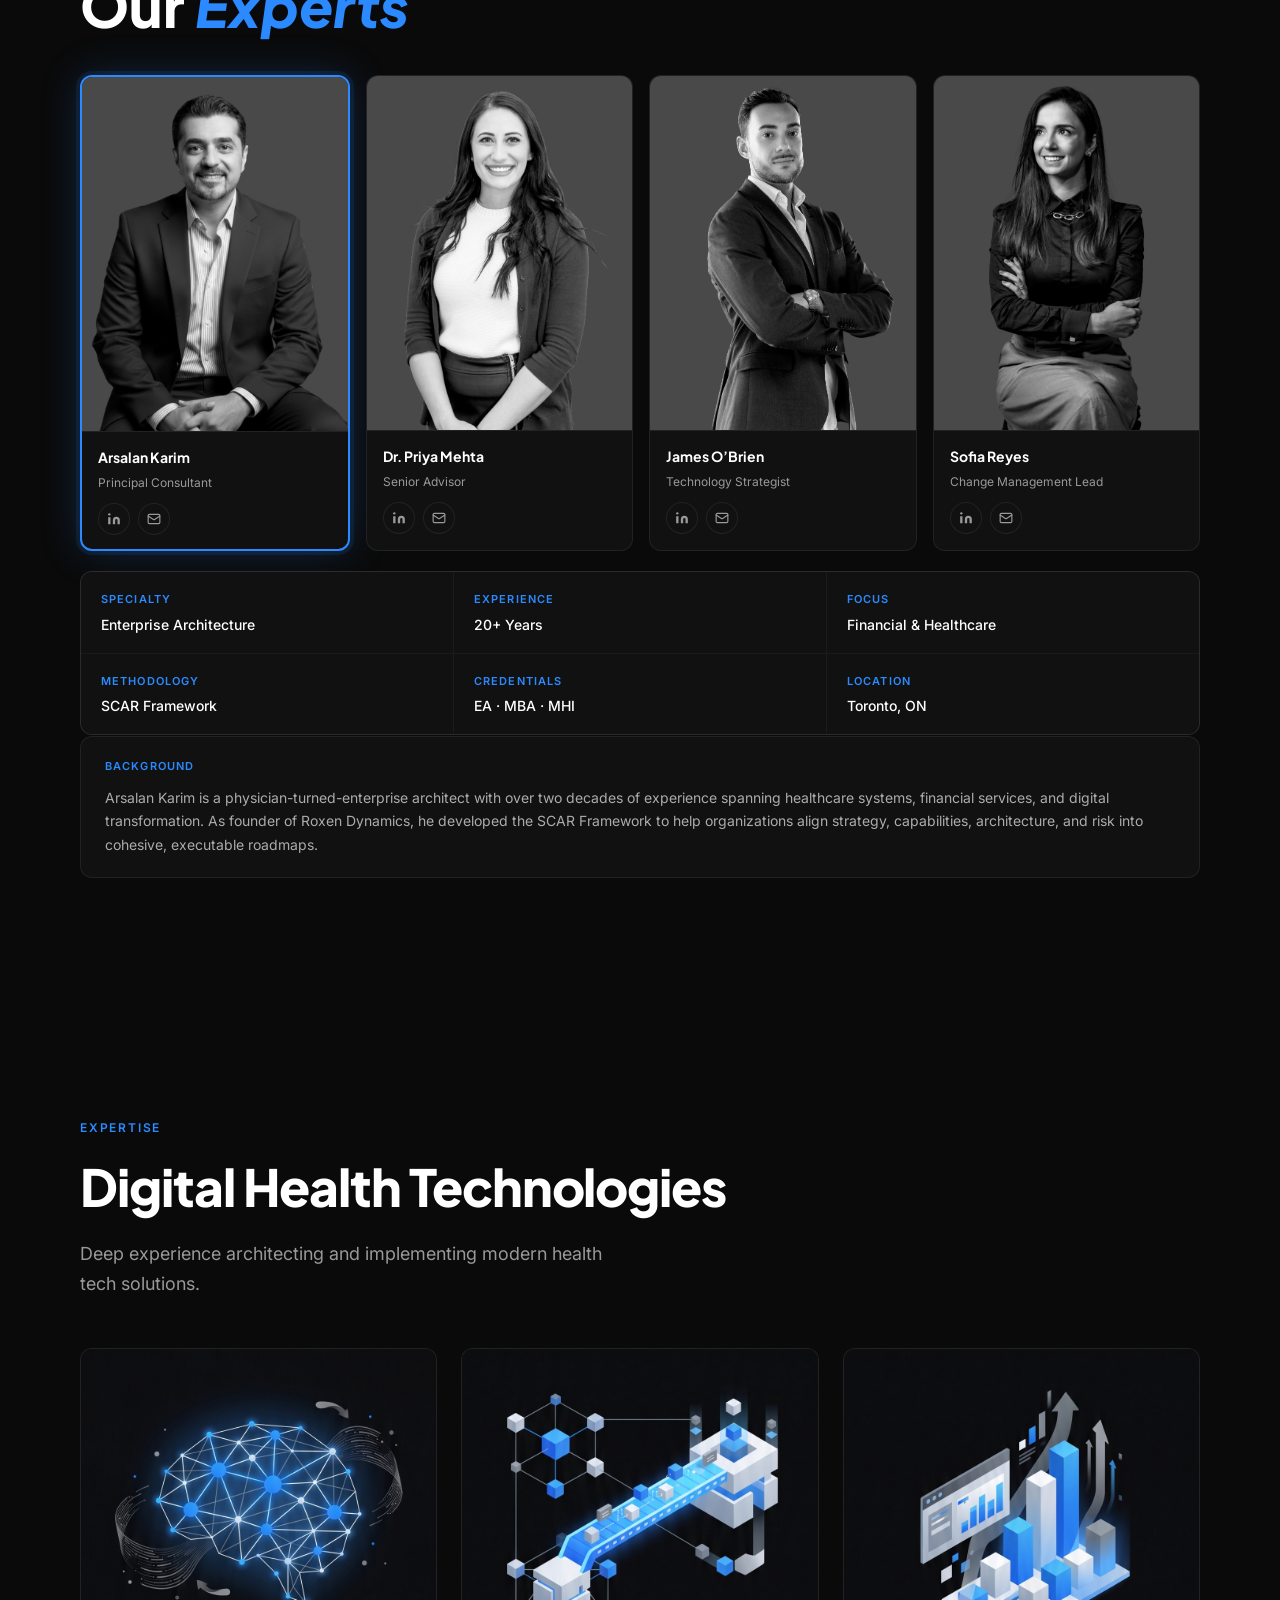
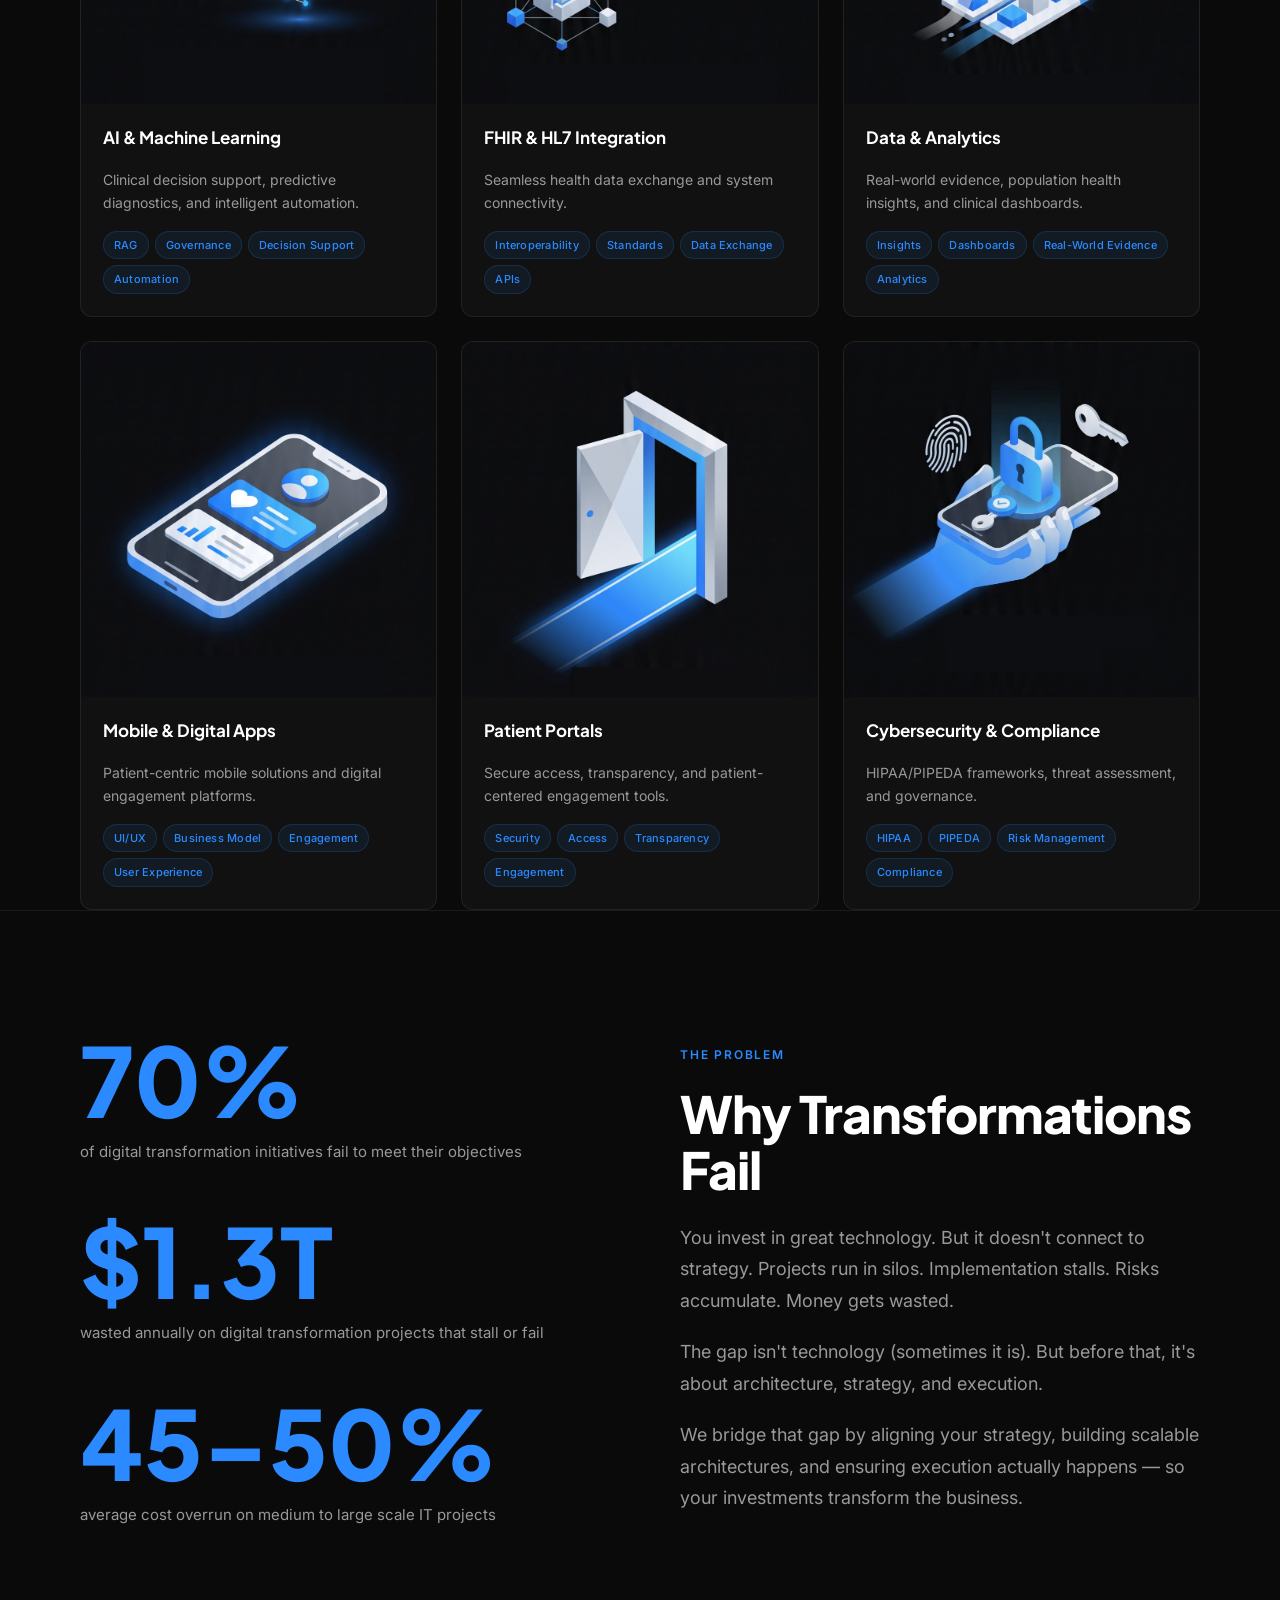
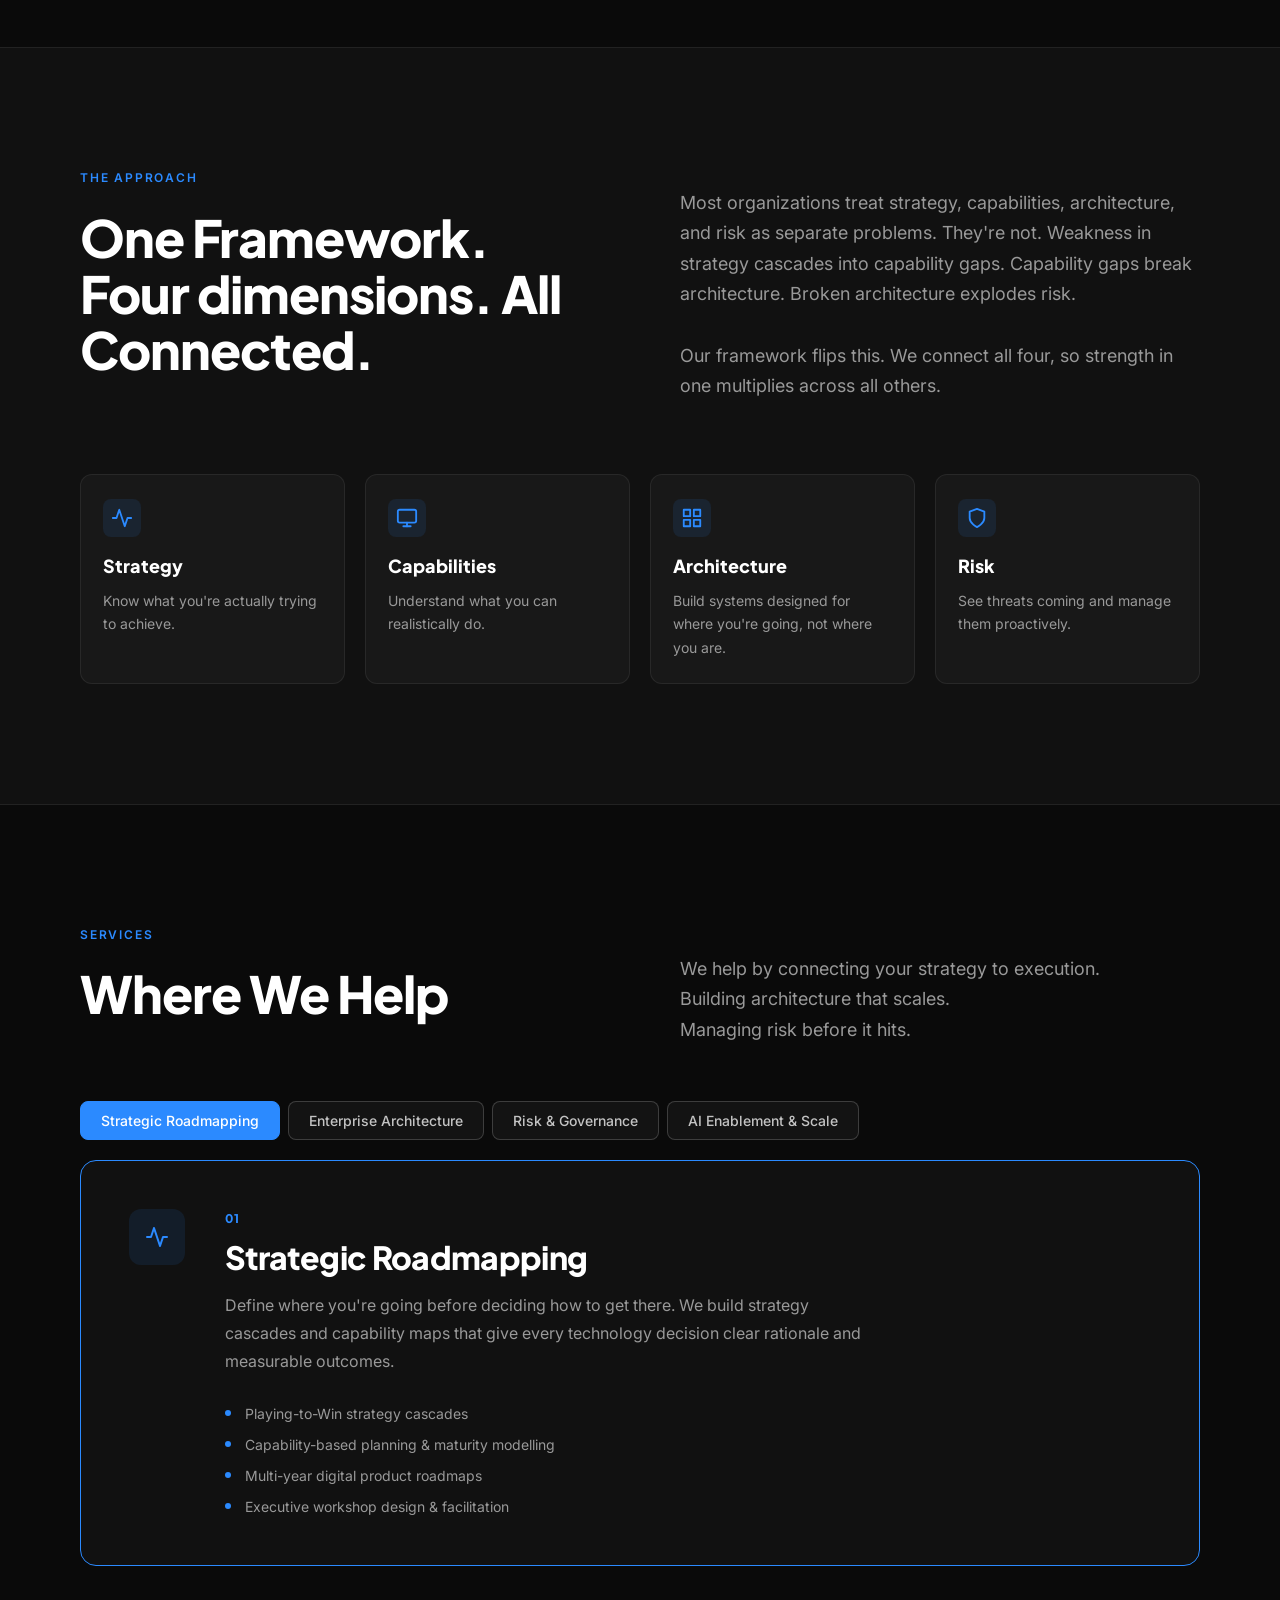
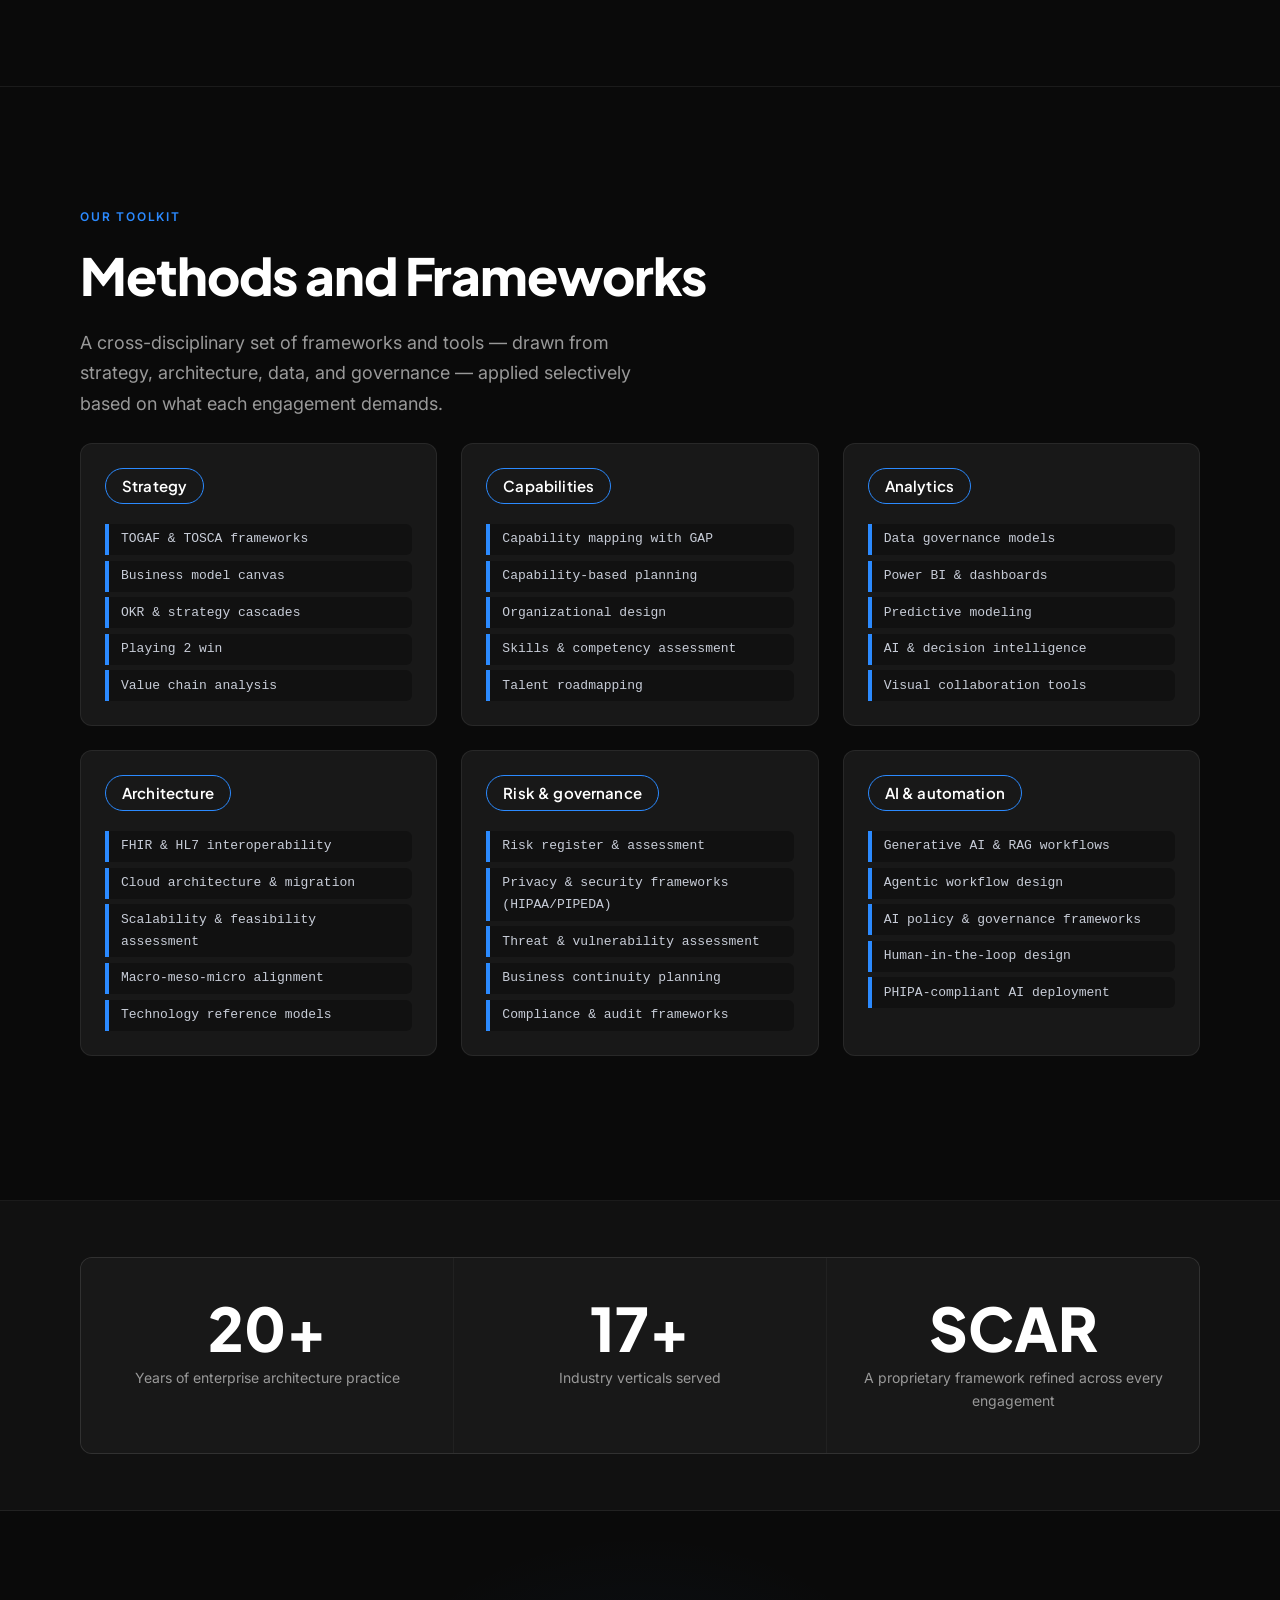
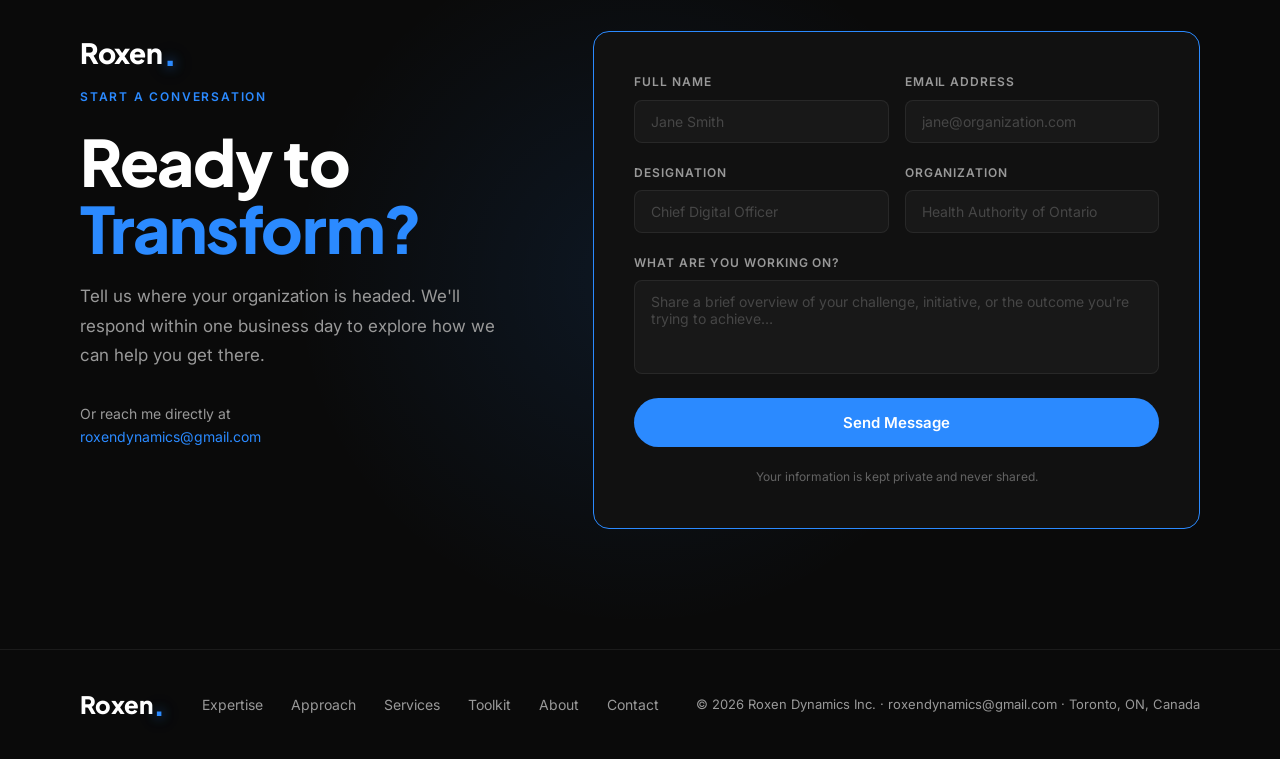
<file: website/index.html>
<!DOCTYPE html>
<html lang="en">

<head>
  <meta charset="UTF-8" />
  <meta name="viewport" content="width=device-width, initial-scale=1.0" />

  <!-- Primary SEO -->
  <title>Roxen Dynamics | Enterprise Architecture & Digital Transformation Consulting — Toronto</title>
  <meta name="description" content="Roxen Dynamics helps healthcare and enterprise organizations cut through complexity with the SCAR framework — aligning Strategy, Capabilities, Architecture, and Risk into executable transformation roadmaps. Led by Arsalan Karim, Toronto." />
  <meta name="keywords" content="enterprise architecture consulting, digital transformation, strategy consulting, healthcare IT consulting, business architecture, TOGAF, FHIR HL7, AI governance healthcare, risk management, capability planning, Toronto consultant" />
  <meta name="author" content="Arsalan Karim" />
  <meta name="robots" content="index, follow" />
  <link rel="canonical" href="https://www.roxendynamics.com/" />

  <!-- Open Graph (Facebook / LinkedIn) -->
  <meta property="og:type" content="website" />
  <meta property="og:url" content="https://www.roxendynamics.com/" />
  <meta property="og:title" content="Roxen Dynamics | Enterprise Architecture & Digital Transformation" />
  <meta property="og:description" content="We help organizations align strategy, capabilities, architecture, and risk into coherent transformation roadmaps that actually get executed. SCAR framework. Healthcare & enterprise focus. Toronto." />
  <meta property="og:image" content="https://www.roxendynamics.com/EA_picture3.png" />
  <meta property="og:image:width" content="1200" />
  <meta property="og:image:height" content="630" />
  <meta property="og:site_name" content="Roxen Dynamics" />
  <meta property="og:locale" content="en_CA" />


  <!-- Geo / Local SEO -->
  <meta name="geo.region" content="CA-ON" />
  <meta name="geo.placename" content="Toronto, Ontario, Canada" />

  <!-- Preconnect for performance -->
  <link rel="preconnect" href="https://fonts.googleapis.com" />
  <link rel="preconnect" href="https://fonts.gstatic.com" crossorigin />

  <!-- Schema.org JSON-LD -->
  <script type="application/ld+json">
  {
    "@context": "https://schema.org",
    "@graph": [
      {
        "@type": "Organization",
        "@id": "https://www.roxendynamics.com/#organization",
        "name": "Roxen Dynamics",
        "url": "https://www.roxendynamics.com",
        "logo": "https://www.roxendynamics.com/EA_picture3.png",
        "description": "Enterprise architecture and digital transformation consulting firm specializing in the SCAR framework — Strategy, Capabilities, Architecture, Risk.",
        "email": "roxendynamics@gmail.com",
        "address": {
          "@type": "PostalAddress",
          "addressLocality": "Toronto",
          "addressRegion": "ON",
          "addressCountry": "CA"
        },
        "founder": {
          "@id": "https://www.roxendynamics.com/#person"
        },
        "sameAs": [
          "https://www.linkedin.com/in/arsalan-karim"
        ]
      },
      {
        "@type": "Person",
        "@id": "https://www.roxendynamics.com/#person",
        "name": "Arsalan Karim",
        "jobTitle": "Principal Consultant, Enterprise Architect",
        "description": "Physician and Senior Enterprise Architect with 10+ years in digital transformation and AI governance in healthcare. Sessional Lecturer at IHPME, University of Toronto.",
        "url": "https://www.roxendynamics.com",
        "email": "roxendynamics@gmail.com",
        "alumniOf": [
          { "@type": "CollegeOrUniversity", "name": "University of Toronto" },
          { "@type": "CollegeOrUniversity", "name": "Andrew University" }
        ],
        "worksFor": { "@id": "https://www.roxendynamics.com/#organization" },
        "sameAs": ["https://www.linkedin.com/in/arsalan-karim"]
      },
      {
        "@type": "ProfessionalService",
        "@id": "https://www.roxendynamics.com/#service",
        "name": "Roxen Dynamics Consulting",
        "provider": { "@id": "https://www.roxendynamics.com/#organization" },
        "areaServed": { "@type": "Country", "name": "Canada" },
        "serviceType": [
          "Enterprise Architecture Consulting",
          "Digital Transformation Strategy",
          "AI Enablement and Governance",
          "Risk and Governance Advisory",
          "Healthcare IT Strategy"
        ],
        "url": "https://www.roxendynamics.com"
      }
    ]
  }
  </script>

  <link rel="stylesheet" href="style.css" />
</head>

<body>

  <!-- Skip to main content (accessibility + SEO) -->
  <a href="#main-content" class="skip-link">Skip to main content</a>

  <!-- ═══════════════════════════════════════════════
       NAVIGATION
  ════════════════════════════════════════════════ -->
  <nav id="nav" aria-label="Primary navigation">
    <div class="container">
      <div class="nav-inner">
        <a href="#hero" class="nav-logo roxen-logo">Roxen<span>.</span></a>
        <ul class="nav-links">
          <li><a href="#expertise">Expertise</a></li>
          <li><a href="#approach">Approach</a></li>
          <li><a href="#services">Services</a></li>
          <li><a href="#toolkit">Toolkit</a></li>
          <li><a href="#about">About</a></li>
        </ul>
        <a href="mailto:roxendynamics@gmail.com" class="btn btn-primary nav-cta">Book a Call</a>
        <button class="hamburger" aria-label="Open menu">
          <span></span><span></span><span></span>
        </button>
      </div>
    </div>
  </nav>

  <!-- Mobile menu -->
  <div class="mobile-menu" aria-hidden="true">
    <a href="#expertise">Expertise</a>
    <a href="#approach">Approach</a>
    <a href="#services">Services</a>
    <a href="#toolkit">Toolkit</a>
    <a href="#about">About</a>
    <a href="mailto:roxendynamics@gmail.com" class="btn btn-primary" style="margin-top:16px">Book a Call</a>
  </div>

  <main id="main-content">

  <!-- ═══════════════════════════════════════════════
       HERO
  ════════════════════════════════════════════════ -->
  <section id="hero" aria-label="Hero">
    <div class="hero-grid"></div>
    <div class="hero-glow"></div>
    <div class="container">
      <div class="hero-inner">

        <div class="hero-content">
          <div class="hero-eyebrow fade-up">Enterprise Architecture · Toronto, Canada</div>
          <h1 class="display hero-title fade-up">
            Enterprise<br>
            Architecture.<br>
            <em>Built Around</em><br>
            Your Strategy.
          </h1>
          <p class="hero-sub fade-up">
            We help organizations cut through complexity — aligning strategy, capabilities, architecture, and risk into a
            coherent transformation roadmap that actually gets executed.
          </p>
          <div class="hero-actions fade-up">
            <a href="mailto:roxendynamics@gmail.com" class="btn btn-primary">Book a Call</a>
            <a href="#approach" class="hero-arrow">
              See the Approach
              <svg width="16" height="16" viewBox="0 0 16 16" fill="none">
                <path d="M8 3v10M3 8l5 5 5-5" stroke="currentColor" stroke-width="1.5" stroke-linecap="round"
                  stroke-linejoin="round" />
              </svg>
            </a>
          </div>
        </div>

        <!-- Vertical arch milestone component -->
        <div class="hero-arch-wrap" aria-hidden="true">
          <div class="arch-track">

            <svg class="arch-svg" viewBox="0 0 200 480" preserveAspectRatio="none"
                 xmlns="http://www.w3.org/2000/svg">
              <path class="arch-path-bg"
                    d="M 100 20 C 40 130, 40 350, 100 460"
                    fill="none" stroke="rgba(255,255,255,0.07)" stroke-width="2"
                    stroke-linecap="round"/>
              <path class="arch-path-fill"
                    d="M 100 20 C 40 130, 40 350, 100 460"
                    fill="none" stroke="#2B8AFF" stroke-width="2.5"
                    stroke-linecap="round"/>
            </svg>

            <div class="arch-node" data-index="0">
              <div class="arch-dot"></div>
              <div class="arch-connector"></div>
              <div class="arch-label">
                <span class="arch-label-title">AI: Opportunity or Distraction?</span>
                <span class="arch-label-tag">We specialize in AI discovery and strategy alignment.</span>
              </div>
            </div>

            <div class="arch-node" data-index="1">
              <div class="arch-dot"></div>
              <div class="arch-connector"></div>
              <div class="arch-label">
                <span class="arch-label-title">Legacy Systems Blocking Growth?</span>
                <span class="arch-label-tag">We help with strategic modernization roadmaps.</span>
              </div>
            </div>

            <div class="arch-node" data-index="2">
              <div class="arch-dot"></div>
              <div class="arch-connector"></div>
              <div class="arch-label">
                <span class="arch-label-title">Scaling Without Breaking?</span>
                <span class="arch-label-tag">We specialize in future-ready architecture design.</span>
              </div>
            </div>

            <div class="arch-node" data-index="3">
              <div class="arch-dot"></div>
              <div class="arch-connector"></div>
              <div class="arch-label">
                <span class="arch-label-title">Transformation Stalling?</span>
                <span class="arch-label-tag">We help align strategy, architecture, and execution.</span>
              </div>
            </div>

          </div>
          <div class="arch-hint">scroll to explore</div>
        </div>

      </div>
    </div>
  </section>

  <!-- ═══════════════════════════════════════════════
       VALUE PROPOSITION BANNER
  ════════════════════════════════════════════════ -->
  <section id="value-prop" aria-label="Who we help">
    <div class="vp-glow"></div>
    <div class="container">
      <div class="vp-inner">
        <div class="vp-eyebrow fade-up">Sound Familiar?</div>
        <h2 class="vp-heading fade-up">
          AI. Portals. Mobile Apps. Connected Devices.<br>None of It Works Without the Right Architecture.
        </h2>
        <p class="vp-sub fade-up">
          Most transformations don&rsquo;t fail from bad technology &mdash; they fail from misalignment and poor implementation. Sounds familiar? We help fix that, even before it happens.
        </p>
        <a href="#team" class="btn btn-primary vp-btn fade-up">Meet Our Experts &rarr;</a>
      </div>
    </div>
  </section>

  <!-- ═══════════════════════════════════════════════
       TEAM — Our Expert Network
  ════════════════════════════════════════════════ -->
  <section id="team" aria-label="Our Expert Network">
    <div class="container">

      <!-- Heading -->
      <div class="team-header fade-up">
        <div class="section-label">Expert Network</div>
        <h2 class="team-heading">Our <em>Experts</em></h2>
      </div>

      <!-- Card strip -->
      <div class="team-cards fade-up" id="team-cards">

          <div class="team-card active" data-index="0" role="button" tabindex="0" aria-pressed="true">
            <img src="arsalan_profile2.png" alt="Arsalan Karim" class="team-avatar-img" loading="lazy">
            <div class="team-card-footer">
              <p class="team-card-name">Arsalan Karim</p>
              <p class="team-card-role">Principal Consultant</p>
              <div class="team-card-social">
                <a href="https://www.linkedin.com/in/arsalan-karim/" class="social-icon" target="_blank" rel="noopener" aria-label="LinkedIn" onclick="event.stopPropagation()">
                  <svg width="14" height="14" viewBox="0 0 24 24" fill="currentColor"><path d="M16 8a6 6 0 016 6v7h-4v-7a2 2 0 00-2-2 2 2 0 00-2 2v7h-4v-7a6 6 0 016-6zM2 9h4v12H2z"/><circle cx="4" cy="4" r="2"/></svg>
                </a>
                <a href="mailto:roxendynamics@gmail.com" class="social-icon" aria-label="Email" onclick="event.stopPropagation()">
                  <svg width="14" height="14" viewBox="0 0 24 24" fill="none" stroke="currentColor" stroke-width="2" stroke-linecap="round" stroke-linejoin="round"><rect x="2" y="4" width="20" height="16" rx="2"/><path d="m22 7-8.97 5.7a1.94 1.94 0 01-2.06 0L2 7"/></svg>
                </a>
              </div>
            </div>
          </div>

          <div class="team-card" data-index="1" role="button" tabindex="0" aria-pressed="false">
            <img src="sample_consultant1.png" alt="Dr. Priya Mehta" class="team-avatar-img" loading="lazy">
            <div class="team-card-footer">
              <p class="team-card-name">Dr. Priya Mehta</p>
              <p class="team-card-role">Senior Advisor</p>
              <div class="team-card-social">
                <a href="https://www.linkedin.com/in/" class="social-icon" target="_blank" rel="noopener" aria-label="LinkedIn" onclick="event.stopPropagation()">
                  <svg width="14" height="14" viewBox="0 0 24 24" fill="currentColor"><path d="M16 8a6 6 0 016 6v7h-4v-7a2 2 0 00-2-2 2 2 0 00-2 2v7h-4v-7a6 6 0 016-6zM2 9h4v12H2z"/><circle cx="4" cy="4" r="2"/></svg>
                </a>
                <a href="mailto:roxendynamics@gmail.com" class="social-icon" aria-label="Email" onclick="event.stopPropagation()">
                  <svg width="14" height="14" viewBox="0 0 24 24" fill="none" stroke="currentColor" stroke-width="2" stroke-linecap="round" stroke-linejoin="round"><rect x="2" y="4" width="20" height="16" rx="2"/><path d="m22 7-8.97 5.7a1.94 1.94 0 01-2.06 0L2 7"/></svg>
                </a>
              </div>
            </div>
          </div>

          <div class="team-card" data-index="2" role="button" tabindex="0" aria-pressed="false">
            <img src="sample_consultant2.png" alt="James O'Brien" class="team-avatar-img" loading="lazy">
            <div class="team-card-footer">
              <p class="team-card-name">James O&rsquo;Brien</p>
              <p class="team-card-role">Technology Strategist</p>
              <div class="team-card-social">
                <a href="https://www.linkedin.com/in/" class="social-icon" target="_blank" rel="noopener" aria-label="LinkedIn" onclick="event.stopPropagation()">
                  <svg width="14" height="14" viewBox="0 0 24 24" fill="currentColor"><path d="M16 8a6 6 0 016 6v7h-4v-7a2 2 0 00-2-2 2 2 0 00-2 2v7h-4v-7a6 6 0 016-6zM2 9h4v12H2z"/><circle cx="4" cy="4" r="2"/></svg>
                </a>
                <a href="mailto:roxendynamics@gmail.com" class="social-icon" aria-label="Email" onclick="event.stopPropagation()">
                  <svg width="14" height="14" viewBox="0 0 24 24" fill="none" stroke="currentColor" stroke-width="2" stroke-linecap="round" stroke-linejoin="round"><rect x="2" y="4" width="20" height="16" rx="2"/><path d="m22 7-8.97 5.7a1.94 1.94 0 01-2.06 0L2 7"/></svg>
                </a>
              </div>
            </div>
          </div>

          <div class="team-card" data-index="3" role="button" tabindex="0" aria-pressed="false">
            <img src="sample_consultant3.png" alt="Sofia Reyes" class="team-avatar-img" loading="lazy">
            <div class="team-card-footer">
              <p class="team-card-name">Sofia Reyes</p>
              <p class="team-card-role">Change Management Lead</p>
              <div class="team-card-social">
                <a href="https://www.linkedin.com/in/" class="social-icon" target="_blank" rel="noopener" aria-label="LinkedIn" onclick="event.stopPropagation()">
                  <svg width="14" height="14" viewBox="0 0 24 24" fill="currentColor"><path d="M16 8a6 6 0 016 6v7h-4v-7a2 2 0 00-2-2 2 2 0 00-2 2v7h-4v-7a6 6 0 016-6zM2 9h4v12H2z"/><circle cx="4" cy="4" r="2"/></svg>
                </a>
                <a href="mailto:roxendynamics@gmail.com" class="social-icon" aria-label="Email" onclick="event.stopPropagation()">
                  <svg width="14" height="14" viewBox="0 0 24 24" fill="none" stroke="currentColor" stroke-width="2" stroke-linecap="round" stroke-linejoin="round"><rect x="2" y="4" width="20" height="16" rx="2"/><path d="m22 7-8.97 5.7a1.94 1.94 0 01-2.06 0L2 7"/></svg>
                </a>
              </div>
            </div>
          </div>


      </div>

      <!-- Metadata grid -->
      <div class="team-meta-grid fade-up" id="team-meta">
        <div class="team-meta-cell"><span class="meta-label">Specialty</span><span class="meta-value" id="tm-specialty">Enterprise Architecture</span></div>
        <div class="team-meta-cell"><span class="meta-label">Experience</span><span class="meta-value" id="tm-experience">20+ Years</span></div>
        <div class="team-meta-cell"><span class="meta-label">Focus</span><span class="meta-value" id="tm-focus">Financial &amp; Healthcare</span></div>
        <div class="team-meta-cell"><span class="meta-label">Methodology</span><span class="meta-value" id="tm-methodology">SCAR Framework</span></div>
        <div class="team-meta-cell"><span class="meta-label">Credentials</span><span class="meta-value" id="tm-credentials">EA · MBA · MHI</span></div>
        <div class="team-meta-cell"><span class="meta-label">Location</span><span class="meta-value" id="tm-location">Toronto, ON</span></div>
      </div>

      <!-- Background -->
      <div class="team-bg-box fade-up" id="team-bg-box">
        <span class="meta-label">Background</span>
        <p class="team-bg-text" id="tm-background">Arsalan Karim is a physician-turned-enterprise architect with over two decades of experience spanning healthcare systems, financial services, and digital transformation. As founder of Roxen Dynamics, he developed the SCAR Framework to help organizations align strategy, capabilities, architecture, and risk into cohesive, executable roadmaps.</p>
      </div>

    </div>
  </section>

  <!-- ═══════════════════════════════════════════════
       INTRO BANNER — disabled, re-enable when needed
  ════════════════════════════════════════════════ -->
  <!--
  <section id="intro" aria-label="Introduction">

    <div class="intro-left fade-up">
      <div class="roxen-logo intro-logo">Roxen<span>.</span></div>
      <span class="intro-greeting">Hello, I'm</span>
      <h2 class="intro-name">Arsalan<br>Karim</h2>
      <div class="intro-social">
        <a href="https://www.linkedin.com/in/arsalan-karim/" class="intro-social-icon" aria-label="LinkedIn" target="_blank" rel="noopener">
          <svg width="18" height="18" viewBox="0 0 24 24" fill="currentColor">
            <path d="M16 8a6 6 0 016 6v7h-4v-7a2 2 0 00-2-2 2 2 0 00-2 2v7h-4v-7a6 6 0 016-6zM2 9h4v12H2z" />
            <circle cx="4" cy="4" r="2" />
          </svg>
        </a>
        <a href="mailto:roxendynamics@gmail.com" class="intro-social-icon" aria-label="Email">
          <svg width="18" height="18" viewBox="0 0 24 24" fill="none" stroke="currentColor" stroke-width="2"
            stroke-linecap="round" stroke-linejoin="round">
            <rect x="2" y="4" width="20" height="16" rx="2" />
            <path d="m22 7-8.97 5.7a1.94 1.94 0 01-2.06 0L2 7" />
          </svg>
        </a>
      </div>
    </div>

    <div class="intro-center">
      <img src="profilepic3.png" alt="Arsalan Karim — Physician, Enterprise Architect and Strategy Consultant at Roxen Dynamics" class="intro-photo" loading="eager" fetchpriority="high" />
    </div>

    <div class="intro-right fade-up">
      <span class="intro-role-label">Physician &nbsp;·&nbsp; Business Architect</span>
      <h2 class="intro-role">Strategy<br><em>Consultant</em></h2>
    </div>
  </section>
  -->

  <!-- ═══════════════════════════════════════════════
       EXPERTISE — Digital Health
  ════════════════════════════════════════════════ -->
  <section id="expertise" aria-label="Digital Health Expertise">
    <div class="container">

      <div class="section-header fade-up">
        <div class="section-label">Expertise</div>
        <h2 class="section-heading">Digital Health Technologies</h2>
        <p class="section-sub">Deep experience architecting and implementing modern health tech solutions.</p>
      </div>

      <div class="expertise-grid">

        <div class="expertise-card fade-up">
          <div class="expertise-img-wrap">
            <img src="AI_healthcare.png" alt="" loading="lazy" aria-hidden="true">
          </div>
          <h3 class="expertise-title">AI & Machine Learning</h3>
          <p class="expertise-desc">Clinical decision support, predictive diagnostics, and intelligent automation.</p>
          <div class="expertise-chips">
            <span class="expertise-chip">RAG</span>
            <span class="expertise-chip">Governance</span>
            <span class="expertise-chip">Decision Support</span>
            <span class="expertise-chip">Automation</span>
          </div>
        </div>

        <div class="expertise-card fade-up">
          <div class="expertise-img-wrap">
            <img src="interoperability.png" alt="" loading="lazy" aria-hidden="true">
          </div>
          <h3 class="expertise-title">FHIR & HL7 Integration</h3>
          <p class="expertise-desc">Seamless health data exchange and system connectivity.</p>
          <div class="expertise-chips">
            <span class="expertise-chip">Interoperability</span>
            <span class="expertise-chip">Standards</span>
            <span class="expertise-chip">Data Exchange</span>
            <span class="expertise-chip">APIs</span>
          </div>
        </div>

        <div class="expertise-card fade-up">
          <div class="expertise-img-wrap">
            <img src="data_analytics.png" alt="" loading="lazy" aria-hidden="true">
          </div>
          <h3 class="expertise-title">Data & Analytics</h3>
          <p class="expertise-desc">Real-world evidence, population health insights, and clinical dashboards.</p>
          <div class="expertise-chips">
            <span class="expertise-chip">Insights</span>
            <span class="expertise-chip">Dashboards</span>
            <span class="expertise-chip">Real-World Evidence</span>
            <span class="expertise-chip">Analytics</span>
          </div>
        </div>

        <div class="expertise-card fade-up">
          <div class="expertise-img-wrap">
            <img src="mobile_apps.png" alt="" loading="lazy" aria-hidden="true">
          </div>
          <h3 class="expertise-title">Mobile & Digital Apps</h3>
          <p class="expertise-desc">Patient-centric mobile solutions and digital engagement platforms.</p>
          <div class="expertise-chips">
            <span class="expertise-chip">UI/UX</span>
            <span class="expertise-chip">Business Model</span>
            <span class="expertise-chip">Engagement</span>
            <span class="expertise-chip">User Experience</span>
          </div>
        </div>

        <div class="expertise-card fade-up">
          <div class="expertise-img-wrap">
            <img src="patient_portals.png" alt="" loading="lazy" aria-hidden="true">
          </div>
          <h3 class="expertise-title">Patient Portals</h3>
          <p class="expertise-desc">Secure access, transparency, and patient-centered engagement tools.</p>
          <div class="expertise-chips">
            <span class="expertise-chip">Security</span>
            <span class="expertise-chip">Access</span>
            <span class="expertise-chip">Transparency</span>
            <span class="expertise-chip">Engagement</span>
          </div>
        </div>

        <div class="expertise-card fade-up">
          <div class="expertise-img-wrap">
            <img src="cyber.png" alt="" loading="lazy" aria-hidden="true">
          </div>
          <h3 class="expertise-title">Cybersecurity & Compliance</h3>
          <p class="expertise-desc">HIPAA/PIPEDA frameworks, threat assessment, and governance.</p>
          <div class="expertise-chips">
            <span class="expertise-chip">HIPAA</span>
            <span class="expertise-chip">PIPEDA</span>
            <span class="expertise-chip">Risk Management</span>
            <span class="expertise-chip">Compliance</span>
          </div>
        </div>

      </div>
    </div>
  </section>

  <!-- ═══════════════════════════════════════════════
       PROBLEM
  ════════════════════════════════════════════════ -->
  <section id="problem" aria-label="Why digital transformations fail">
    <div class="container">
      <div class="problem-grid">

        <div class="problem-stats">
          <div class="fade-up">
            <div class="problem-stat">70%</div>
            <div class="problem-stat-label">of digital transformation initiatives fail to meet their objectives</div>
          </div>
          <div class="fade-up">
            <div class="problem-stat">$1.3T</div>
            <div class="problem-stat-label">wasted annually on digital transformation projects that stall or fail</div>
          </div>
          <div class="fade-up">
            <div class="problem-stat">45–50%</div>
            <div class="problem-stat-label">average cost overrun on medium to large scale IT projects</div>
          </div>
        </div>

        <div class="problem-text fade-up">
          <div class="section-label">The Problem</div>
          <h2 class="section-heading">Why Transformations Fail</h2>
          <p>You invest in great technology. But it doesn't connect to strategy. Projects run in silos. Implementation
            stalls. Risks accumulate. Money gets wasted.</p>
          <p>The gap isn't technology (sometimes it is). But before that, it's about architecture, strategy, and
            execution.</p>
          <p>We bridge that gap by aligning your strategy, building scalable architectures, and
            ensuring execution actually happens — so your investments transform the business.</p>
        </div>

      </div>
    </div>
  </section>

  <!-- ═══════════════════════════════════════════════
       APPROACH — SCAR
  ════════════════════════════════════════════════ -->
  <section id="approach" aria-label="SCAR Framework">
    <div class="container">

      <div class="approach-header">
        <div class="fade-up">
          <div class="section-label">The Approach</div>
          <h2 class="section-heading">One Framework. Four dimensions. All Connected.
          </h2>
        </div>
        <div class="section-sub fade-up">
          Most organizations treat strategy, capabilities, architecture, and risk as separate problems. They're not.
          Weakness in strategy cascades into capability gaps. Capability gaps break architecture. Broken architecture
          explodes risk. <br><br>
          Our framework flips this. We connect all four, so strength in one multiplies across all others.
        </div>
      </div>

      <div class="scar-cards" data-stagger>
        <div class="scar-card fade-up">
          <div class="scar-icon">
            <svg width="22" height="22" viewBox="0 0 24 24" fill="none" stroke="#2B8AFF" stroke-width="2"
              stroke-linecap="round" stroke-linejoin="round">
              <polyline points="22 12 18 12 15 21 9 3 6 12 2 12" />
            </svg>
          </div>
          <div class="scar-title">Strategy</div>
          <div class="scar-desc">Know what you're actually trying to achieve.</div>
        </div>
        <div class="scar-card fade-up">
          <div class="scar-icon">
            <svg width="22" height="22" viewBox="0 0 24 24" fill="none" stroke="#2B8AFF" stroke-width="2"
              stroke-linecap="round" stroke-linejoin="round">
              <rect x="2" y="3" width="20" height="14" rx="2" />
              <line x1="8" y1="21" x2="16" y2="21" />
              <line x1="12" y1="17" x2="12" y2="21" />
            </svg>
          </div>
          <div class="scar-title">Capabilities</div>
          <div class="scar-desc">Understand what you can realistically do.</div>
        </div>
        <div class="scar-card fade-up">
          <div class="scar-icon">
            <svg width="22" height="22" viewBox="0 0 24 24" fill="none" stroke="#2B8AFF" stroke-width="2"
              stroke-linecap="round" stroke-linejoin="round">
              <rect x="3" y="3" width="7" height="7" />
              <rect x="14" y="3" width="7" height="7" />
              <rect x="14" y="14" width="7" height="7" />
              <rect x="3" y="14" width="7" height="7" />
            </svg>
          </div>
          <div class="scar-title">Architecture</div>
          <div class="scar-desc">Build systems designed for where you're going, not where you are.</div>
        </div>
        <div class="scar-card fade-up">
          <div class="scar-icon">
            <svg width="22" height="22" viewBox="0 0 24 24" fill="none" stroke="#2B8AFF" stroke-width="2"
              stroke-linecap="round" stroke-linejoin="round">
              <path d="M12 22s8-4 8-10V5l-8-3-8 3v7c0 6 8 10 8 10z" />
            </svg>
          </div>
          <div class="scar-title">Risk</div>
          <div class="scar-desc">See threats coming and manage them proactively.</div>
        </div>
      </div>

    </div>
  </section>

  <!-- ═══════════════════════════════════════════════
       SERVICES
  ════════════════════════════════════════════════ -->
  <section id="services" aria-label="Consulting Services">
    <div class="container">

      <div class="services-header">
        <div class="fade-up">
          <div class="section-label">Services</div>
          <h2 class="section-heading">Where We Help</h2>
        </div>
        <div class="section-sub fade-up">
          We help by connecting your strategy to execution. <br>Building architecture that scales. <br>Managing risk
          before it hits.
        </div>
      </div>

      <div class="service-tabs fade-up">

        <div class="stab-nav">
          <button class="stab-btn active" data-tab="0">Strategic Roadmapping</button>
          <button class="stab-btn" data-tab="1">Enterprise Architecture</button>
          <button class="stab-btn" data-tab="2">Risk &amp; Governance</button>
          <button class="stab-btn" data-tab="3">AI Enablement &amp; Scale</button>
        </div>

        <div class="stab-panels">

          <div class="stab-panel active" data-panel="0">
            <div class="stab-panel-icon">
              <svg width="24" height="24" viewBox="0 0 24 24" fill="none" stroke="#2B8AFF" stroke-width="2" stroke-linecap="round" stroke-linejoin="round">
                <polyline points="22 12 18 12 15 21 9 3 6 12 2 12"/>
              </svg>
            </div>
            <div class="stab-panel-body">
              <div class="stab-panel-num">01</div>
              <h3 class="stab-panel-title">Strategic Roadmapping</h3>
              <p class="stab-panel-desc">Define where you're going before deciding how to get there. We build strategy cascades and capability maps that give every technology decision clear rationale and measurable outcomes.</p>
              <ul class="stab-panel-list">
                <li>Playing-to-Win strategy cascades</li>
                <li>Capability-based planning &amp; maturity modelling</li>
                <li>Multi-year digital product roadmaps</li>
                <li>Executive workshop design &amp; facilitation</li>
              </ul>
            </div>
          </div>

          <div class="stab-panel" data-panel="1">
            <div class="stab-panel-icon">
              <svg width="24" height="24" viewBox="0 0 24 24" fill="none" stroke="#2B8AFF" stroke-width="2" stroke-linecap="round" stroke-linejoin="round">
                <rect x="3" y="3" width="7" height="7"/><rect x="14" y="3" width="7" height="7"/>
                <rect x="14" y="14" width="7" height="7"/><rect x="3" y="14" width="7" height="7"/>
              </svg>
            </div>
            <div class="stab-panel-body">
              <div class="stab-panel-num">02</div>
              <h3 class="stab-panel-title">Enterprise Architecture Design</h3>
              <p class="stab-panel-desc">Design scalable, future-ready systems grounded in your business model, not technology trends. Application landscapes, reference models, and target-state architectures aligned to your strategy.</p>
              <ul class="stab-panel-list">
                <li>TOGAF &amp; FHIR/HL7 interoperability frameworks</li>
                <li>Cloud architecture &amp; migration planning</li>
                <li>Macro-meso-micro alignment</li>
                <li>Vendor evaluation &amp; technology option analysis</li>
              </ul>
            </div>
          </div>

          <div class="stab-panel" data-panel="2">
            <div class="stab-panel-icon">
              <svg width="24" height="24" viewBox="0 0 24 24" fill="none" stroke="#2B8AFF" stroke-width="2" stroke-linecap="round" stroke-linejoin="round">
                <path d="M12 22s8-4 8-10V5l-8-3-8 3v7c0 6 8 10 8 10z"/>
              </svg>
            </div>
            <div class="stab-panel-body">
              <div class="stab-panel-num">03</div>
              <h3 class="stab-panel-title">Risk &amp; Governance</h3>
              <p class="stab-panel-desc">Embed governance into architecture from day one. Risk registers, controls, and compliance alignment — managed proactively, not reactively.</p>
              <ul class="stab-panel-list">
                <li>Risk registers &amp; threat assessments (TRA/PIA)</li>
                <li>PHIPA, PIPEDA &amp; privacy frameworks</li>
                <li>RFx framework design &amp; procurement support</li>
                <li>Business continuity &amp; audit readiness</li>
              </ul>
            </div>
          </div>

          <div class="stab-panel" data-panel="3">
            <div class="stab-panel-icon">
              <svg width="24" height="24" viewBox="0 0 24 24" fill="none" stroke="#2B8AFF" stroke-width="2" stroke-linecap="round" stroke-linejoin="round">
                <circle cx="12" cy="12" r="3"/><path d="M12 1v4M12 19v4M4.22 4.22l2.83 2.83M16.95 16.95l2.83 2.83M1 12h4M19 12h4M4.22 19.78l2.83-2.83M16.95 7.05l2.83-2.83"/>
              </svg>
            </div>
            <div class="stab-panel-body">
              <div class="stab-panel-num">04</div>
              <h3 class="stab-panel-title">AI Enablement, Governance &amp; Scale</h3>
              <p class="stab-panel-desc">Designing responsible AI strategies for healthcare organizations — from RAG workflow architecture and human-in-the-loop governance frameworks to AI policy design, vendor compliance evaluation, and scaled deployment across clinical and operational contexts.</p>
              <ul class="stab-panel-list">
                <li>Generative AI &amp; RAG workflow architecture</li>
                <li>Human-in-the-loop governance frameworks</li>
                <li>AI policy design &amp; vendor compliance evaluation</li>
                <li>PHIPA-compliant AI deployment at scale</li>
              </ul>
            </div>
          </div>

        </div>
      </div>

    </div>
  </section>

  <!-- ═══════════════════════════════════════════════
       TOOLKIT
  ════════════════════════════════════════════════ -->
  <section id="toolkit" aria-label="Methods and Frameworks">
    <div class="container">

      <div class="toolkit-header">
        <div class="fade-up">
          <div class="section-label">Our Toolkit</div>
          <h2 class="section-heading">Methods and Frameworks</h2>
        </div>
        <div class="section-sub fade-up">
          A cross-disciplinary set of frameworks and tools — drawn from strategy, architecture, data, and governance —
          applied selectively based on what each engagement demands.
        </div>
      </div>

      <div style="padding: 1.5rem 0;">
        <div style="display: grid; grid-template-columns: repeat(auto-fit, minmax(280px, 1fr)); gap: 1.5rem;">

          <div
            style="background: var(--surface-2); border: 0.5px solid var(--border); border-radius: var(--radius); padding: 1.5rem;">
            <h3
              style="margin: 0 0 1.25rem 0; display: inline-block; font-family: var(--font-display); font-size: 15px; font-weight: 600; color: #ffffff; border: 1px solid var(--accent); border-radius: 999px; padding: 4px 16px; letter-spacing: 0.01em;">
              Strategy</h3>
            <div style="display: flex; flex-direction: column; gap: 0.35rem;">
              <span
                style="font-size: 13px; padding: 0.28rem 0.75rem; background: var(--surface); border-radius: 0 6px 6px 0; border-left: 4px solid var(--accent); color: #c8cdd8; font-family: 'Courier New', Courier, monospace;">TOGAF
                &amp; TOSCA frameworks</span>
              <span
                style="font-size: 13px; padding: 0.28rem 0.75rem; background: var(--surface); border-radius: 0 6px 6px 0; border-left: 4px solid var(--accent); color: #c8cdd8; font-family: 'Courier New', Courier, monospace;">Business
                model canvas</span>
              <span
                style="font-size: 13px; padding: 0.28rem 0.75rem; background: var(--surface); border-radius: 0 6px 6px 0; border-left: 4px solid var(--accent); color: #c8cdd8; font-family: 'Courier New', Courier, monospace;">OKR
                &amp; strategy cascades</span>
              <span
                style="font-size: 13px; padding: 0.28rem 0.75rem; background: var(--surface); border-radius: 0 6px 6px 0; border-left: 4px solid var(--accent); color: #c8cdd8; font-family: 'Courier New', Courier, monospace;">Playing
                2 win</span>
              <span
                style="font-size: 13px; padding: 0.28rem 0.75rem; background: var(--surface); border-radius: 0 6px 6px 0; border-left: 4px solid var(--accent); color: #c8cdd8; font-family: 'Courier New', Courier, monospace;">Value
                chain analysis</span>
            </div>
          </div>

          <div
            style="background: var(--surface-2); border: 0.5px solid var(--border); border-radius: var(--radius); padding: 1.5rem;">
            <h3
              style="margin: 0 0 1.25rem 0; display: inline-block; font-family: var(--font-display); font-size: 15px; font-weight: 600; color: #ffffff; border: 1px solid var(--accent); border-radius: 999px; padding: 4px 16px; letter-spacing: 0.01em;">
              Capabilities</h3>
            <div style="display: flex; flex-direction: column; gap: 0.35rem;">
              <span
                style="font-size: 13px; padding: 0.28rem 0.75rem; background: var(--surface); border-radius: 0 6px 6px 0; border-left: 4px solid var(--accent); color: #c8cdd8; font-family: 'Courier New', Courier, monospace;">Capability
                mapping with GAP</span>
              <span
                style="font-size: 13px; padding: 0.28rem 0.75rem; background: var(--surface); border-radius: 0 6px 6px 0; border-left: 4px solid var(--accent); color: #c8cdd8; font-family: 'Courier New', Courier, monospace;">Capability-based
                planning</span>
              <span
                style="font-size: 13px; padding: 0.28rem 0.75rem; background: var(--surface); border-radius: 0 6px 6px 0; border-left: 4px solid var(--accent); color: #c8cdd8; font-family: 'Courier New', Courier, monospace;">Organizational
                design</span>
              <span
                style="font-size: 13px; padding: 0.28rem 0.75rem; background: var(--surface); border-radius: 0 6px 6px 0; border-left: 4px solid var(--accent); color: #c8cdd8; font-family: 'Courier New', Courier, monospace;">Skills
                &amp; competency assessment</span>
              <span
                style="font-size: 13px; padding: 0.28rem 0.75rem; background: var(--surface); border-radius: 0 6px 6px 0; border-left: 4px solid var(--accent); color: #c8cdd8; font-family: 'Courier New', Courier, monospace;">Talent
                roadmapping</span>
            </div>
          </div>

          <div
            style="background: var(--surface-2); border: 0.5px solid var(--border); border-radius: var(--radius); padding: 1.5rem;">
            <h3
              style="margin: 0 0 1.25rem 0; display: inline-block; font-family: var(--font-display); font-size: 15px; font-weight: 600; color: #ffffff; border: 1px solid var(--accent); border-radius: 999px; padding: 4px 16px; letter-spacing: 0.01em;">
              Analytics</h3>
            <div style="display: flex; flex-direction: column; gap: 0.35rem;">
              <span
                style="font-size: 13px; padding: 0.28rem 0.75rem; background: var(--surface); border-radius: 0 6px 6px 0; border-left: 4px solid var(--accent); color: #c8cdd8; font-family: 'Courier New', Courier, monospace;">Data
                governance models</span>
              <span
                style="font-size: 13px; padding: 0.28rem 0.75rem; background: var(--surface); border-radius: 0 6px 6px 0; border-left: 4px solid var(--accent); color: #c8cdd8; font-family: 'Courier New', Courier, monospace;">Power
                BI &amp; dashboards</span>
              <span
                style="font-size: 13px; padding: 0.28rem 0.75rem; background: var(--surface); border-radius: 0 6px 6px 0; border-left: 4px solid var(--accent); color: #c8cdd8; font-family: 'Courier New', Courier, monospace;">Predictive
                modeling</span>
              <span
                style="font-size: 13px; padding: 0.28rem 0.75rem; background: var(--surface); border-radius: 0 6px 6px 0; border-left: 4px solid var(--accent); color: #c8cdd8; font-family: 'Courier New', Courier, monospace;">AI
                &amp; decision intelligence</span>
              <span
                style="font-size: 13px; padding: 0.28rem 0.75rem; background: var(--surface); border-radius: 0 6px 6px 0; border-left: 4px solid var(--accent); color: #c8cdd8; font-family: 'Courier New', Courier, monospace;">Visual
                collaboration tools</span>
            </div>
          </div>

          <div
            style="background: var(--surface-2); border: 0.5px solid var(--border); border-radius: var(--radius); padding: 1.5rem;">
            <h3
              style="margin: 0 0 1.25rem 0; display: inline-block; font-family: var(--font-display); font-size: 15px; font-weight: 600; color: #ffffff; border: 1px solid var(--accent); border-radius: 999px; padding: 4px 16px; letter-spacing: 0.01em;">
              Architecture</h3>
            <div style="display: flex; flex-direction: column; gap: 0.35rem;">
              <span
                style="font-size: 13px; padding: 0.28rem 0.75rem; background: var(--surface); border-radius: 0 6px 6px 0; border-left: 4px solid var(--accent); color: #c8cdd8; font-family: 'Courier New', Courier, monospace;">FHIR
                &amp; HL7 interoperability</span>
              <span
                style="font-size: 13px; padding: 0.28rem 0.75rem; background: var(--surface); border-radius: 0 6px 6px 0; border-left: 4px solid var(--accent); color: #c8cdd8; font-family: 'Courier New', Courier, monospace;">Cloud
                architecture &amp; migration</span>
              <span
                style="font-size: 13px; padding: 0.28rem 0.75rem; background: var(--surface); border-radius: 0 6px 6px 0; border-left: 4px solid var(--accent); color: #c8cdd8; font-family: 'Courier New', Courier, monospace;">Scalability
                &amp; feasibility assessment</span>
              <span
                style="font-size: 13px; padding: 0.28rem 0.75rem; background: var(--surface); border-radius: 0 6px 6px 0; border-left: 4px solid var(--accent); color: #c8cdd8; font-family: 'Courier New', Courier, monospace;">Macro-meso-micro
                alignment</span>
              <span
                style="font-size: 13px; padding: 0.28rem 0.75rem; background: var(--surface); border-radius: 0 6px 6px 0; border-left: 4px solid var(--accent); color: #c8cdd8; font-family: 'Courier New', Courier, monospace;">Technology
                reference models</span>
            </div>
          </div>

          <div
            style="background: var(--surface-2); border: 0.5px solid var(--border); border-radius: var(--radius); padding: 1.5rem;">
            <h3
              style="margin: 0 0 1.25rem 0; display: inline-block; font-family: var(--font-display); font-size: 15px; font-weight: 600; color: #ffffff; border: 1px solid var(--accent); border-radius: 999px; padding: 4px 16px; letter-spacing: 0.01em;">
              Risk &amp; governance</h3>
            <div style="display: flex; flex-direction: column; gap: 0.35rem;">
              <span
                style="font-size: 13px; padding: 0.28rem 0.75rem; background: var(--surface); border-radius: 0 6px 6px 0; border-left: 4px solid var(--accent); color: #c8cdd8; font-family: 'Courier New', Courier, monospace;">Risk
                register &amp; assessment</span>
              <span
                style="font-size: 13px; padding: 0.28rem 0.75rem; background: var(--surface); border-radius: 0 6px 6px 0; border-left: 4px solid var(--accent); color: #c8cdd8; font-family: 'Courier New', Courier, monospace;">Privacy
                &amp; security frameworks (HIPAA/PIPEDA)</span>
              <span
                style="font-size: 13px; padding: 0.28rem 0.75rem; background: var(--surface); border-radius: 0 6px 6px 0; border-left: 4px solid var(--accent); color: #c8cdd8; font-family: 'Courier New', Courier, monospace;">Threat
                &amp; vulnerability assessment</span>
              <span
                style="font-size: 13px; padding: 0.28rem 0.75rem; background: var(--surface); border-radius: 0 6px 6px 0; border-left: 4px solid var(--accent); color: #c8cdd8; font-family: 'Courier New', Courier, monospace;">Business
                continuity planning</span>
              <span
                style="font-size: 13px; padding: 0.28rem 0.75rem; background: var(--surface); border-radius: 0 6px 6px 0; border-left: 4px solid var(--accent); color: #c8cdd8; font-family: 'Courier New', Courier, monospace;">Compliance
                &amp; audit frameworks</span>
            </div>
          </div>

          <div
            style="background: var(--surface-2); border: 0.5px solid var(--border); border-radius: var(--radius); padding: 1.5rem;">
            <h3
              style="margin: 0 0 1.25rem 0; display: inline-block; font-family: var(--font-display); font-size: 15px; font-weight: 600; color: #ffffff; border: 1px solid var(--accent); border-radius: 999px; padding: 4px 16px; letter-spacing: 0.01em;">
              AI &amp; automation</h3>
            <div style="display: flex; flex-direction: column; gap: 0.35rem;">
              <span
                style="font-size: 13px; padding: 0.28rem 0.75rem; background: var(--surface); border-radius: 0 6px 6px 0; border-left: 4px solid var(--accent); color: #c8cdd8; font-family: 'Courier New', Courier, monospace;">Generative
                AI &amp; RAG workflows</span>
              <span
                style="font-size: 13px; padding: 0.28rem 0.75rem; background: var(--surface); border-radius: 0 6px 6px 0; border-left: 4px solid var(--accent); color: #c8cdd8; font-family: 'Courier New', Courier, monospace;">Agentic
                workflow design</span>
              <span
                style="font-size: 13px; padding: 0.28rem 0.75rem; background: var(--surface); border-radius: 0 6px 6px 0; border-left: 4px solid var(--accent); color: #c8cdd8; font-family: 'Courier New', Courier, monospace;">AI
                policy &amp; governance frameworks</span>
              <span
                style="font-size: 13px; padding: 0.28rem 0.75rem; background: var(--surface); border-radius: 0 6px 6px 0; border-left: 4px solid var(--accent); color: #c8cdd8; font-family: 'Courier New', Courier, monospace;">Human-in-the-loop
                design</span>
              <span
                style="font-size: 13px; padding: 0.28rem 0.75rem; background: var(--surface); border-radius: 0 6px 6px 0; border-left: 4px solid var(--accent); color: #c8cdd8; font-family: 'Courier New', Courier, monospace;">PHIPA-compliant
                AI deployment</span>
            </div>
          </div>

        </div>
      </div>

    </div>
  </section>

  <!-- ═══════════════════════════════════════════════
       ABOUT — disabled, re-enable when needed
  ════════════════════════════════════════════════ -->
  <!--
  <section id="about" aria-label="About Arsalan Karim">
    <div class="container">
      <div class="about-inner">

        <div class="about-photo fade-up">
          <div class="about-photo-glow"></div>
          <img src="EA_picture3.png" alt="Arsalan Karim — Principal Consultant and Lead Enterprise Architect at Roxen Dynamics, Toronto" loading="lazy" />
        </div>

        <div class="about-content fade-up">
          <div class="section-label">About</div>
          <h2 class="section-heading">Arsalan Karim</h2>
          <div class="about-credentials">
            <span class="about-degrees">MBBS &middot; MBA &middot; MHI</span>
            <span class="about-title">CEO &amp; Founder &nbsp;·&nbsp; Lead Enterprise Architect &amp; Strategy
              Consultant, RDBC</span>
            <span class="about-title">Sessional Lecturer &nbsp;·&nbsp; IHPME, University of Toronto</span>
          </div>

          <p class="about-bio">
            Physician and Senior Enterprise Architect with 20+ years orchestrating digital transformation and AI
            governance
            initiatives in healthcare.
            <br><br>
            I design scalable advisory roadmaps that align macro policy, meso
            interoperability
            (FHIR/HL7), and micro clinical workflows, then govern AI deployments with strict human-in-the-loop
            frameworks to
            ensure safety and compliance.
            <br><br>
            At the University of Toronto, I teach future healthcare leaders the advanced
            strategic frameworks like TOGAF, TOSCA, Playing-to-Win Strategy that turn complex decisions into executable
            plans.
          </p>

          <div class="about-social">
            <span class="about-social-label">Find me on</span>
            <div class="social-icons">
              <a href="https://www.linkedin.com/in/arsalan-karim/" class="social-icon" aria-label="LinkedIn" target="_blank" rel="noopener">
                <svg width="18" height="18" viewBox="0 0 24 24" fill="currentColor">
                  <path d="M16 8a6 6 0 016 6v7h-4v-7a2 2 0 00-2-2 2 2 0 00-2 2v7h-4v-7a6 6 0 016-6zM2 9h4v12H2z" />
                  <circle cx="4" cy="4" r="2" />
                </svg>
              </a>
              <a href="mailto:roxendynamics@gmail.com" class="social-icon" aria-label="Email">
                <svg width="18" height="18" viewBox="0 0 24 24" fill="none" stroke="currentColor" stroke-width="2"
                  stroke-linecap="round" stroke-linejoin="round">
                  <rect x="2" y="4" width="20" height="16" rx="2" />
                  <path d="m22 7-8.97 5.7a1.94 1.94 0 01-2.06 0L2 7" />
                </svg>
              </a>
            </div>
          </div>
        </div>

      </div>
    </div>
  </section>
  -->

  <!-- ═══════════════════════════════════════════════
       SOCIAL PROOF
  ════════════════════════════════════════════════ -->
  <section id="proof" aria-label="Track record">
    <div class="container">

      <div class="proof-stats fade-up">
        <div class="proof-stat-item">
          <div class="proof-stat-num">20+</div>
          <div class="proof-stat-label">Years of enterprise architecture practice</div>
        </div>
        <div class="proof-stat-item">
          <div class="proof-stat-num">17+</div>
          <div class="proof-stat-label">Industry verticals served</div>
        </div>
        <div class="proof-stat-item">
          <div class="proof-stat-num">SCAR</div>
          <div class="proof-stat-label">A proprietary framework refined across every engagement</div>
        </div>
      </div>

    </div>
  </section>

  <!-- ═══════════════════════════════════════════════
       FOOTER CTA
  ════════════════════════════════════════════════ -->
  <section id="cta" aria-label="Contact">
    <div class="cta-glow"></div>
    <div class="container">

      <div class="cta-inner fade-up">

        <!-- Left: heading -->
        <div class="cta-left">
          <div class="roxen-logo cta-logo">Roxen<span>.</span></div>
          <div class="section-label">Start a Conversation</div>
          <h2 class="display cta-title">Ready to<br><em>Transform?</em></h2>
          <p class="cta-sub">Tell us where your organization is headed. We'll respond within one business day to explore how we can help you get there.</p>
          <p class="cta-email">Or reach me directly at<br><a href="mailto:roxendynamics@gmail.com">roxendynamics@gmail.com</a></p>
        </div>

        <!-- Right: form -->
        <form class="lead-form" id="leadForm" novalidate>
          <div class="lead-form-row">
            <div class="lead-field">
              <label for="lf-name">Full Name</label>
              <input type="text" id="lf-name" name="name" placeholder="Jane Smith" required />
            </div>
            <div class="lead-field">
              <label for="lf-email">Email Address</label>
              <input type="email" id="lf-email" name="email" placeholder="jane@organization.com" required />
            </div>
          </div>
          <div class="lead-form-row">
            <div class="lead-field">
              <label for="lf-designation">Designation</label>
              <input type="text" id="lf-designation" name="designation" placeholder="Chief Digital Officer" />
            </div>
            <div class="lead-field">
              <label for="lf-org">Organization</label>
              <input type="text" id="lf-org" name="organization" placeholder="Health Authority of Ontario" />
            </div>
          </div>
          <div class="lead-field">
            <label for="lf-context">What are you working on?</label>
            <textarea id="lf-context" name="context" rows="4" placeholder="Share a brief overview of your challenge, initiative, or the outcome you're trying to achieve…"></textarea>
          </div>
          <button type="submit" class="btn btn-primary lead-submit">Send Message</button>
          <p class="lead-privacy">Your information is kept private and never shared.</p>
        </form>

      </div>
    </div>
  </section>

  <!-- ═══════════════════════════════════════════════
       FOOTER
  ════════════════════════════════════════════════ -->
  <footer aria-label="Site footer">
    <div class="container">
      <div class="footer-inner">
        <div class="footer-logo roxen-logo">Roxen<span>.</span></div>
        <nav aria-label="Footer navigation">
          <ul class="footer-links">
            <li><a href="#expertise">Expertise</a></li>
            <li><a href="#approach">Approach</a></li>
            <li><a href="#services">Services</a></li>
            <li><a href="#toolkit">Toolkit</a></li>
            <li><a href="#about">About</a></li>
            <li><a href="#cta">Contact</a></li>
          </ul>
        </nav>
        <address class="footer-copy">
          <span>© 2026 Roxen Dynamics Inc.</span> ·
          <a href="mailto:roxendynamics@gmail.com" rel="nofollow">roxendynamics@gmail.com</a> ·
          <span>Toronto, ON, Canada</span>
        </address>
      </div>
    </div>
  </footer>

  </main><!-- end #main-content -->

  <script src="script.js" defer></script>
</body>

</html>
</file>
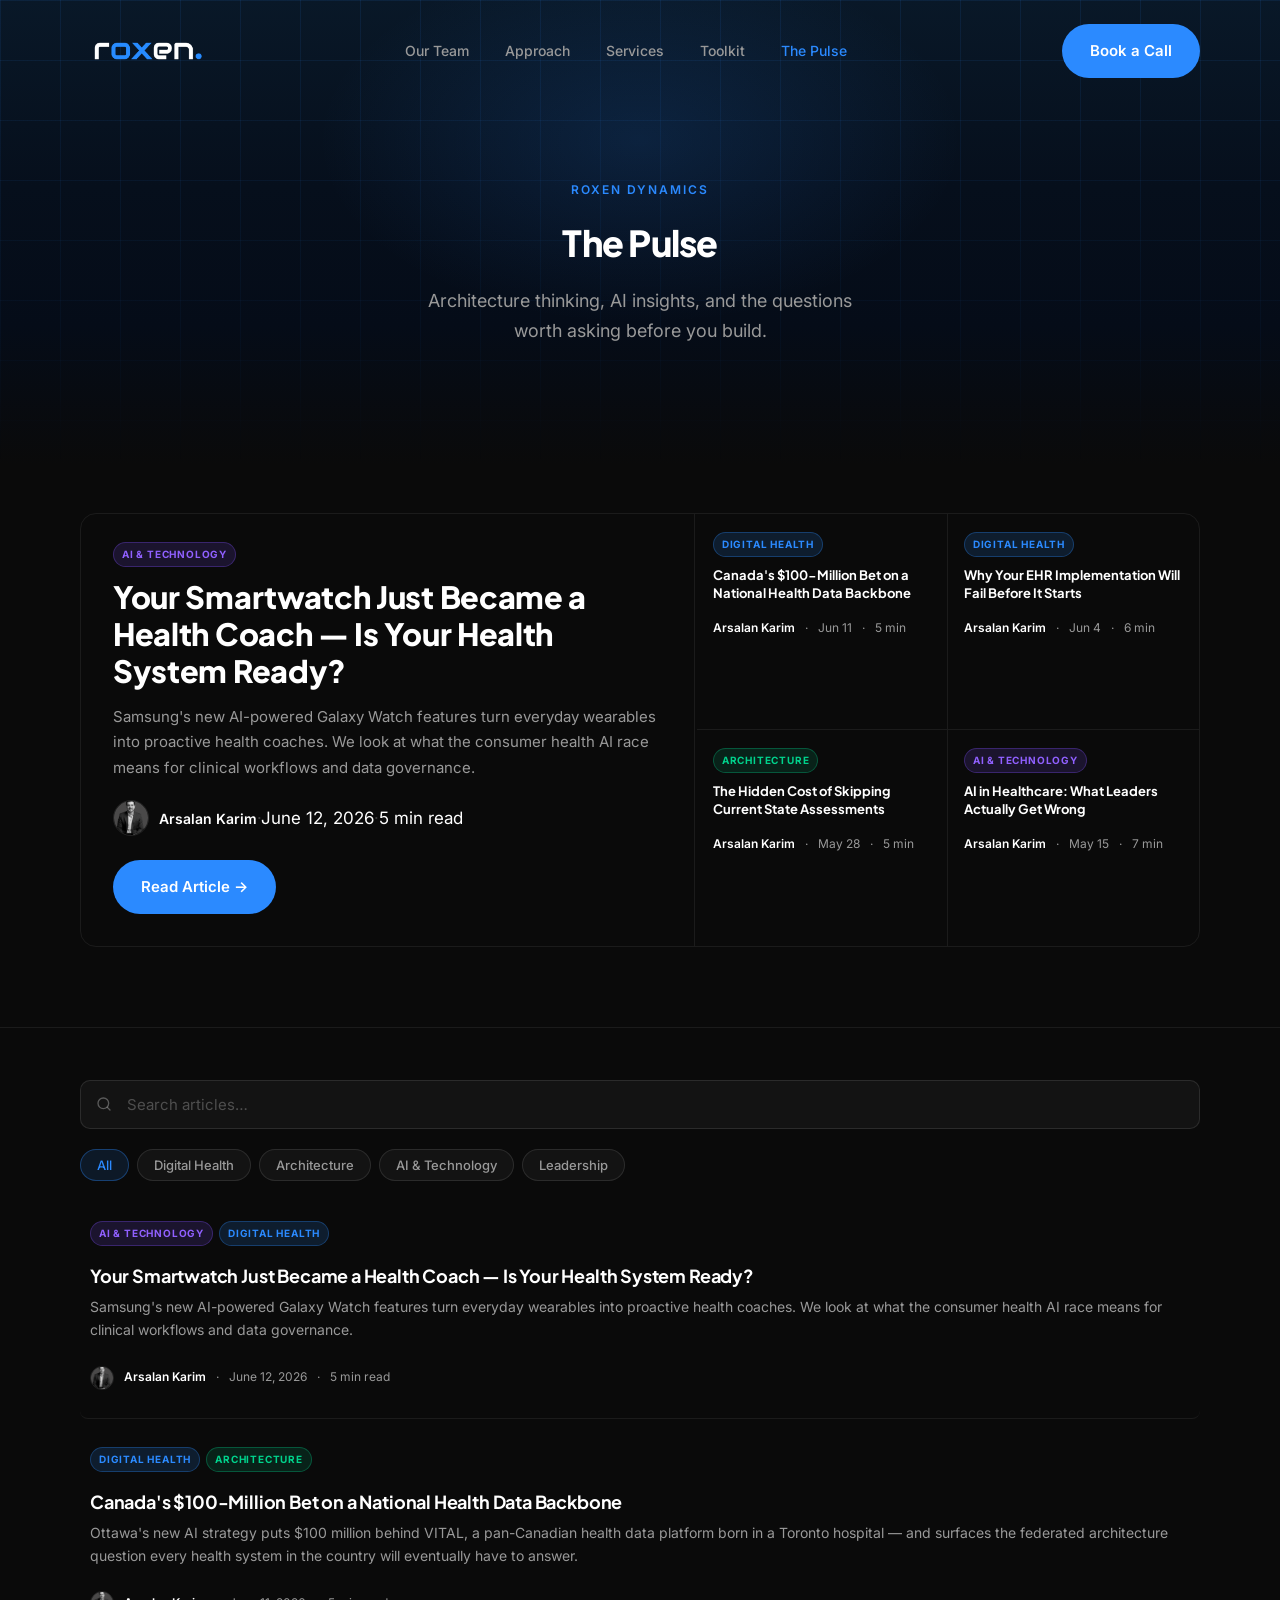
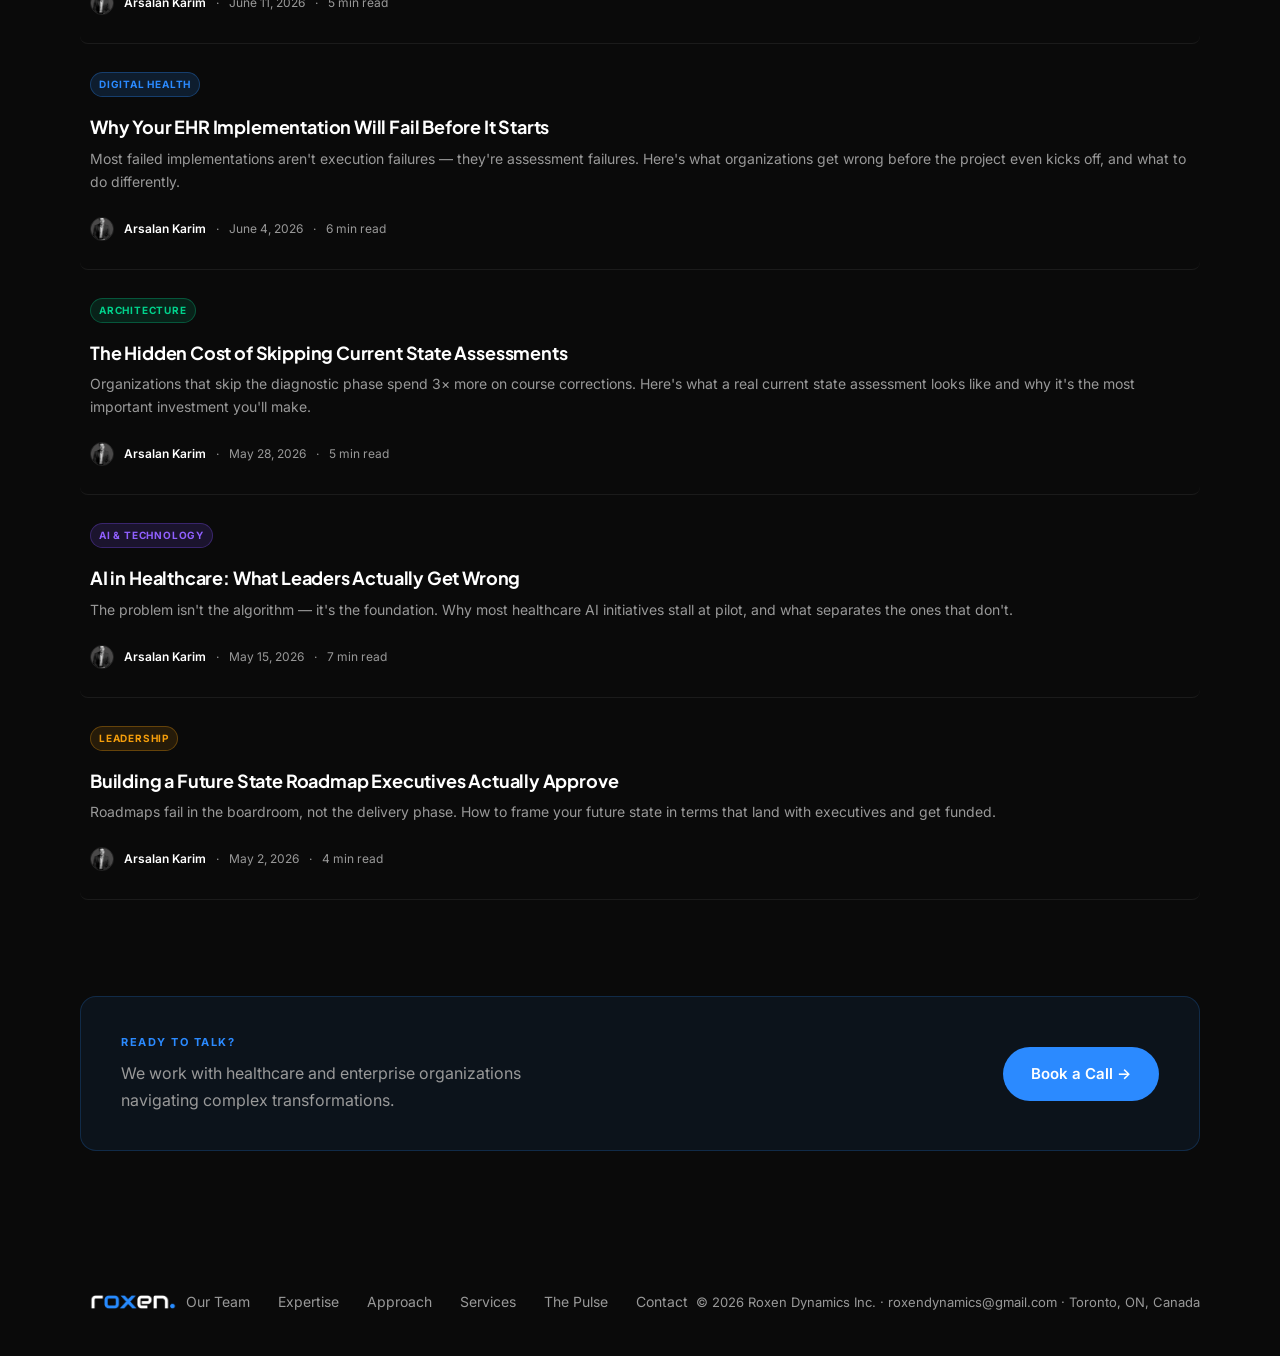
<file: docs/pulse.html>
<!DOCTYPE html>
<html lang="en">

<head>
  <meta charset="UTF-8" />
  <meta name="viewport" content="width=device-width, initial-scale=1.0" />
  <title>The Pulse — Architecture & Digital Health Insights | Roxen Dynamics</title>
  <meta name="description" content="The Pulse by Roxen Dynamics — architecture thinking, AI insights, and the questions worth asking before you build." />
  <meta property="og:title" content="The Pulse — Roxen Dynamics" />
  <meta property="og:description" content="Architecture thinking, AI insights, and the questions worth asking before you build." />
  <meta property="og:type" content="website" />
  <link rel="preconnect" href="https://fonts.googleapis.com" />
  <link rel="preconnect" href="https://fonts.gstatic.com" crossorigin />
  <link rel="stylesheet" href="style.css" />
</head>

<body>

  <!-- ── NAV ─────────────────────────────────────── -->
  <nav id="nav" aria-label="Primary navigation">
    <div class="container">
      <div class="nav-inner">
        <a href="index.html" class="nav-logo"><img src="logo-white.png" class="nav-logo-img" alt="Roxen Dynamics" /></a>
        <ul class="nav-links">
          <li><a href="index.html#team">Our Team</a></li>
          <li><a href="index.html#approach">Approach</a></li>
          <li><a href="index.html#services">Services</a></li>
          <li><a href="index.html#toolkit">Toolkit</a></li>
          <li><a href="pulse.html" class="nav-active">The Pulse</a></li>
        </ul>
        <a href="index.html#cta" class="btn btn-primary nav-cta">Book a Call</a>
        <button class="hamburger" aria-label="Open menu">
          <span></span><span></span><span></span>
        </button>
      </div>
    </div>
  </nav>

  <!-- Mobile menu -->
  <div class="mobile-menu" aria-hidden="true">
    <a href="index.html#team">Our Team</a>
    <a href="index.html#approach">Approach</a>
    <a href="index.html#services">Services</a>
    <a href="index.html#toolkit">Toolkit</a>
    <a href="pulse.html">The Pulse</a>
    <a href="index.html#cta" class="btn btn-primary" style="margin-top:8px;padding:8px 28px">Book a Call</a>
  </div>

  <main>

    <!-- ── MASTHEAD ──────────────────────────────── -->
    <header class="pulse-masthead">
      <div class="pulse-masthead-glow"></div>
      <div class="container">
        <div class="pulse-masthead-inner">
          <p class="pulse-from fade-up">Roxen Dynamics</p>
          <h1 class="pulse-logo-text fade-up">The Pulse</h1>
          <p class="pulse-tagline fade-up">Architecture thinking, AI insights, and the questions<br>worth asking before you build.</p>
        </div>
      </div>
    </header>

    <!-- ── NEWSPAPER HERO ZONE ──────────────────── -->
    <section class="pulse-newspaper-hero">
      <div class="container">

        <div class="pulse-newspaper-grid fade-up" id="pulse-hero">
          <!-- Rendered by script.js from posts/posts.json -->
        </div><!-- /newspaper grid -->

      </div>
    </section>

    <!-- ── SEARCH + FILTER ────────────────────────── -->
    <section class="pulse-search-section">
      <div class="container">
        <div class="pulse-search-wrap">
          <span class="pulse-search-icon" aria-hidden="true">
            <svg width="16" height="16" viewBox="0 0 24 24" fill="none" stroke="currentColor" stroke-width="2" stroke-linecap="round" stroke-linejoin="round"><circle cx="11" cy="11" r="8"/><path d="m21 21-4.35-4.35"/></svg>
          </span>
          <input type="text" class="pulse-search-input" placeholder="Search articles…" aria-label="Search articles" />
        </div>
        <div class="pulse-filter-wrap" role="group" aria-label="Filter by topic">
          <button class="pulse-filter-btn active" data-filter="all">All</button>
          <button class="pulse-filter-btn" data-filter="health">Digital Health</button>
          <button class="pulse-filter-btn" data-filter="arch">Architecture</button>
          <button class="pulse-filter-btn" data-filter="ai">AI &amp; Technology</button>
          <button class="pulse-filter-btn" data-filter="strategy">Leadership</button>
        </div>
      </div>
    </section>

    <!-- ── ALL ARTICLES LIST ───────────────────────── -->
    <section class="pulse-list-section">
      <div class="container">
        <div id="pulse-list">
          <!-- Articles rendered by script.js from posts/posts.json -->
          <p class="pulse-no-results" id="pulse-no-results" style="display:none">No articles match your search.</p>
        </div>
      </div>
    </section>

    <!-- ── FOOTER CTA STRIP ──────────────────────── -->
    <section class="pulse-footer-cta">
      <div class="container">
        <div class="pulse-footer-cta-inner fade-up">
          <div>
            <p class="pulse-footer-cta-label">Ready to talk?</p>
            <p class="pulse-footer-cta-text">We work with healthcare and enterprise organizations navigating complex transformations.</p>
          </div>
          <a href="index.html#cta" class="btn btn-primary">Book a Call &rarr;</a>
        </div>
      </div>
    </section>

  </main>

  <!-- ── FOOTER ────────────────────────────────── -->
  <footer aria-label="Site footer">
    <div class="container">
      <div class="footer-inner">
        <img src="logo-white.png" class="footer-logo" alt="Roxen Dynamics" />
        <nav aria-label="Footer navigation">
          <ul class="footer-links">
            <li><a href="index.html#team">Our Team</a></li>
            <li><a href="index.html#expertise">Expertise</a></li>
            <li><a href="index.html#approach">Approach</a></li>
            <li><a href="index.html#services">Services</a></li>
            <li><a href="pulse.html">The Pulse</a></li>
            <li><a href="index.html#cta">Contact</a></li>
          </ul>
        </nav>
        <address class="footer-copy">
          <span>&copy; 2026 Roxen Dynamics Inc.</span> &middot;
          <a href="mailto:roxendynamics@gmail.com" rel="nofollow">roxendynamics@gmail.com</a> &middot;
          <span>Toronto, ON, Canada</span>
        </address>
      </div>
    </div>
  </footer>

  <script src="script.js" defer></script>
</body>
</html>
</file>
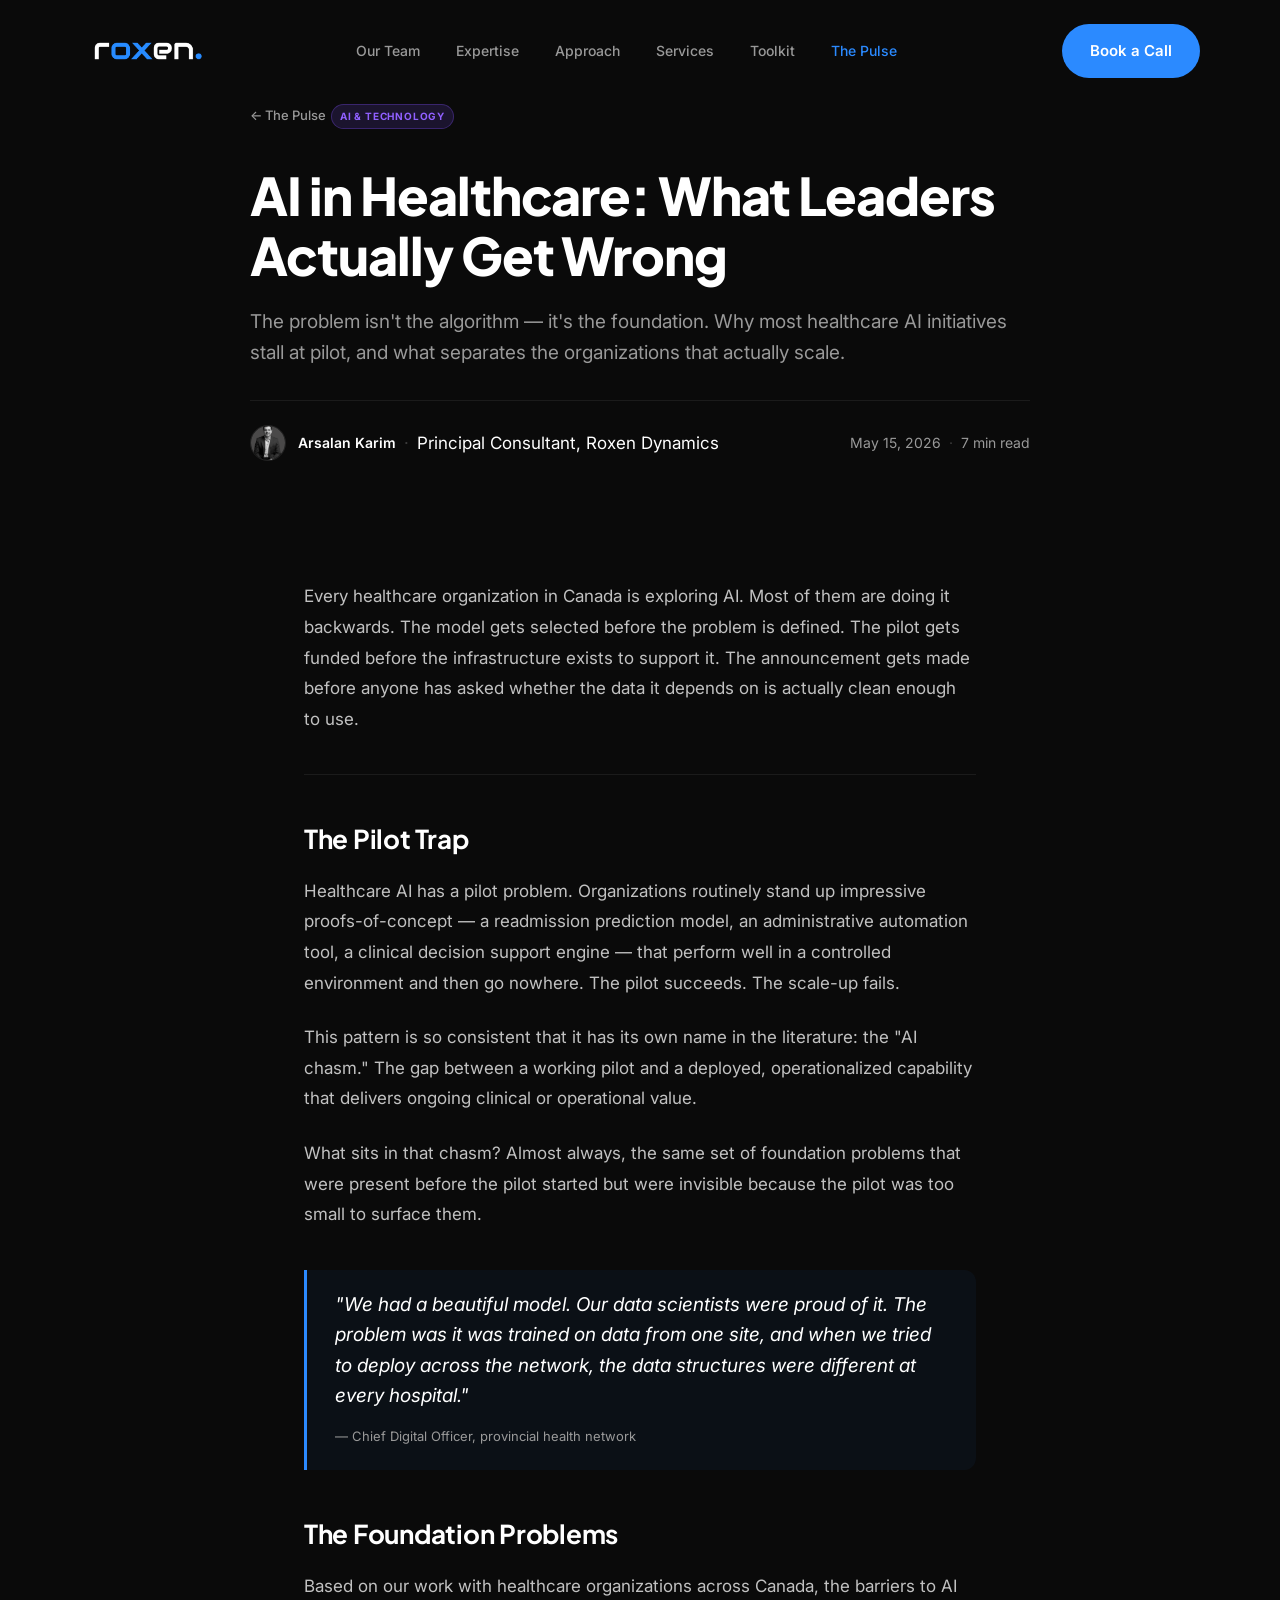
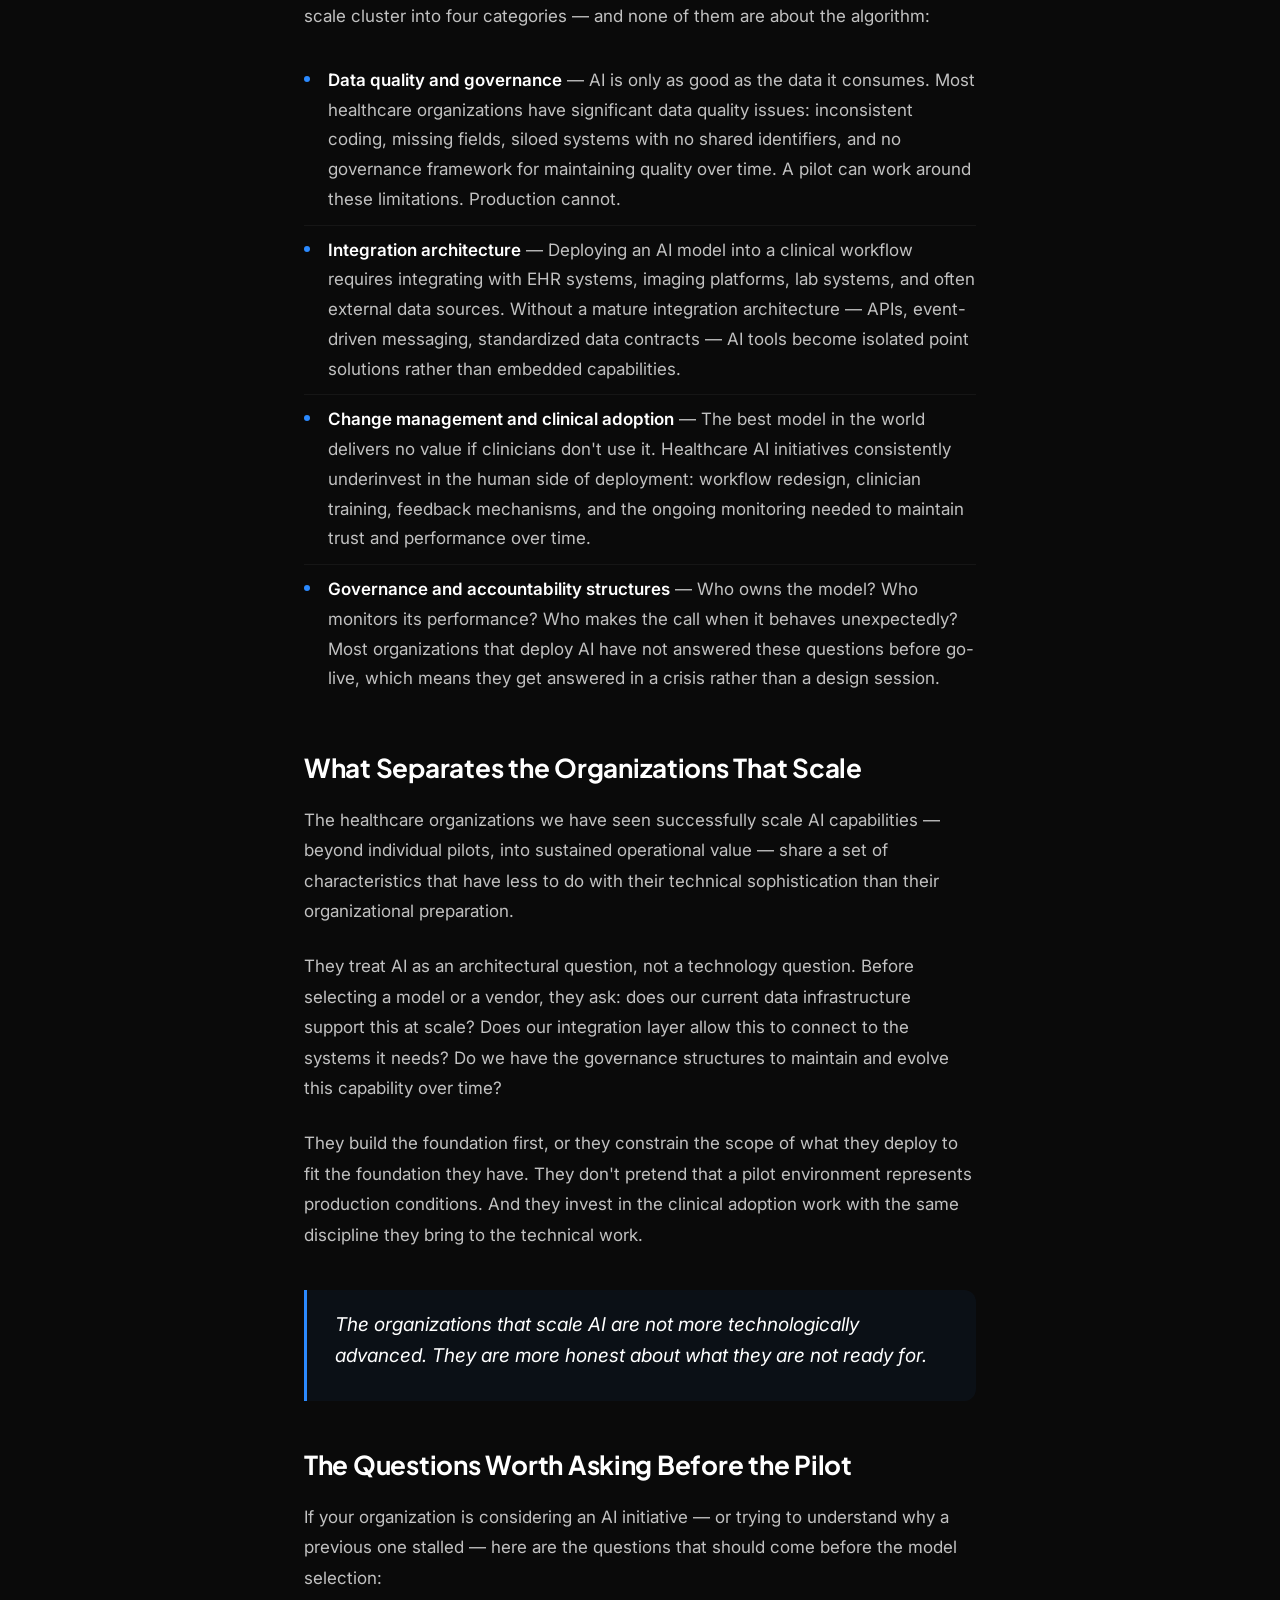
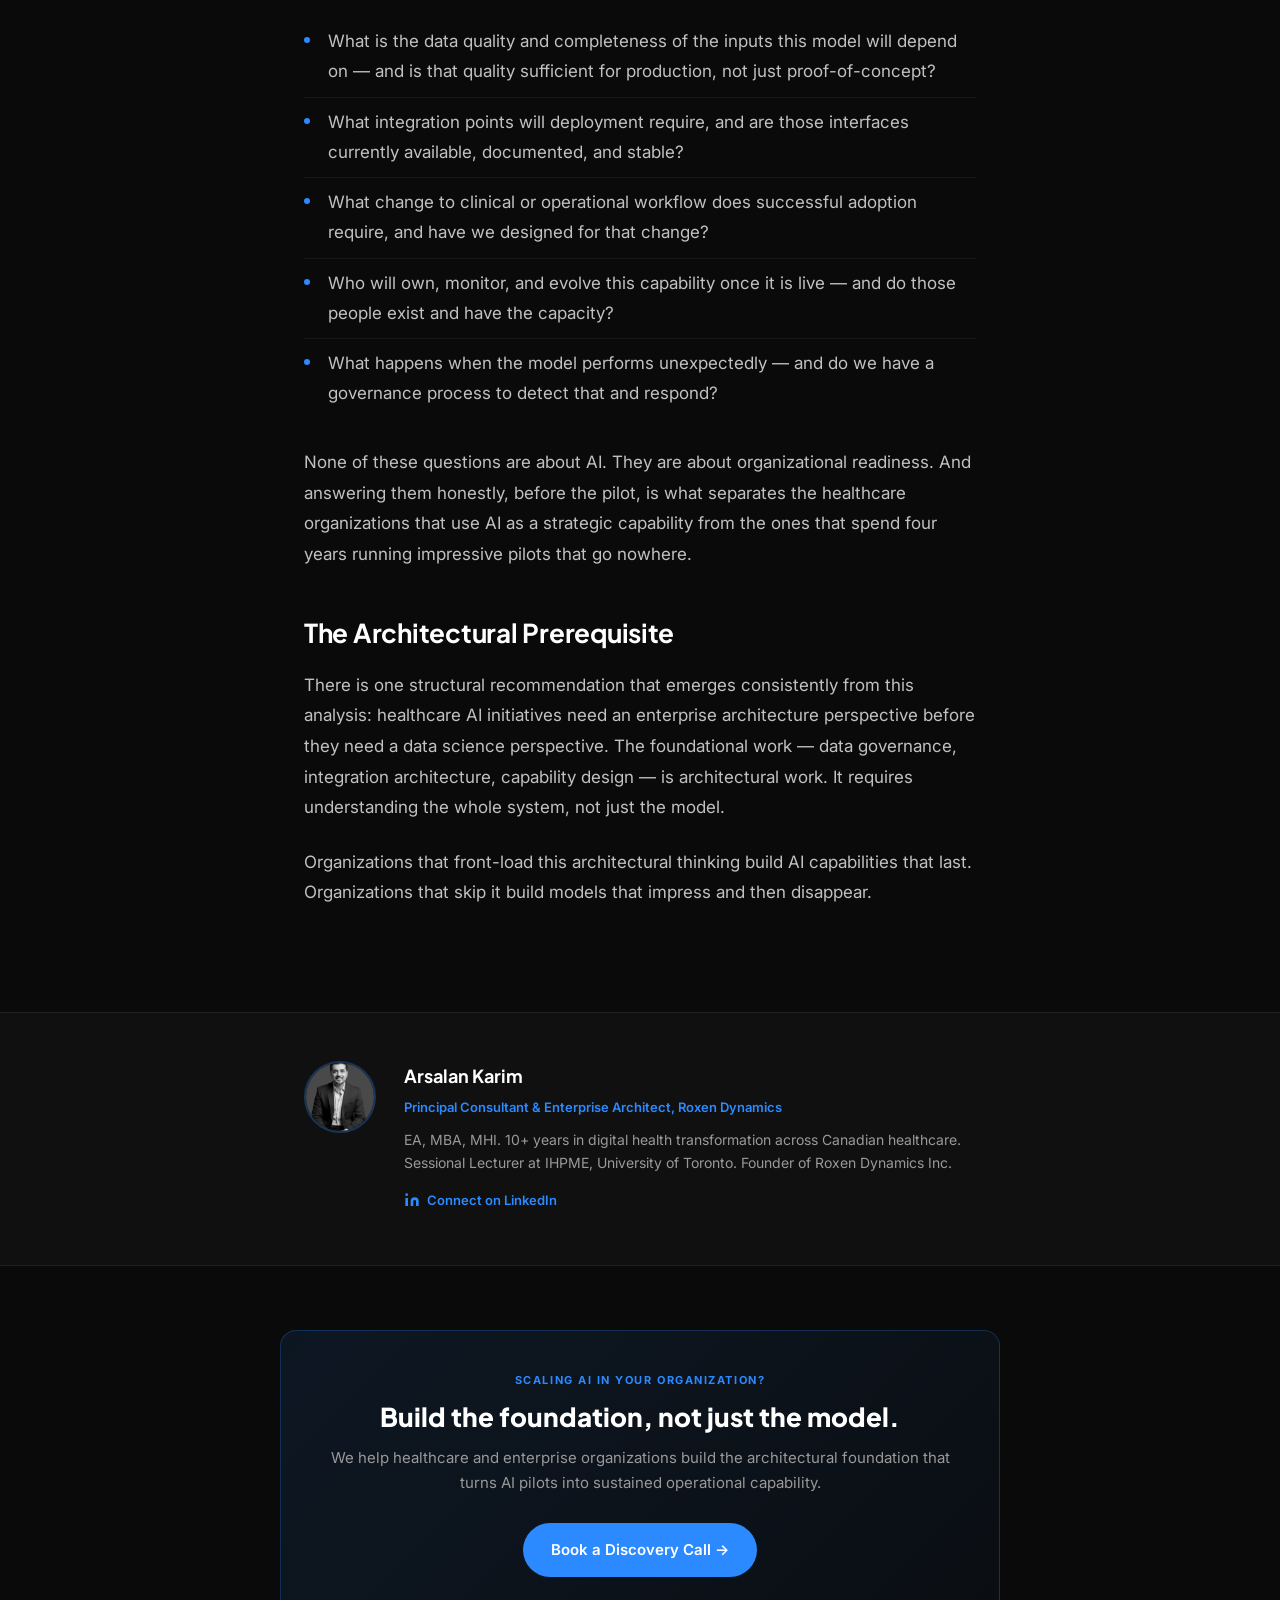
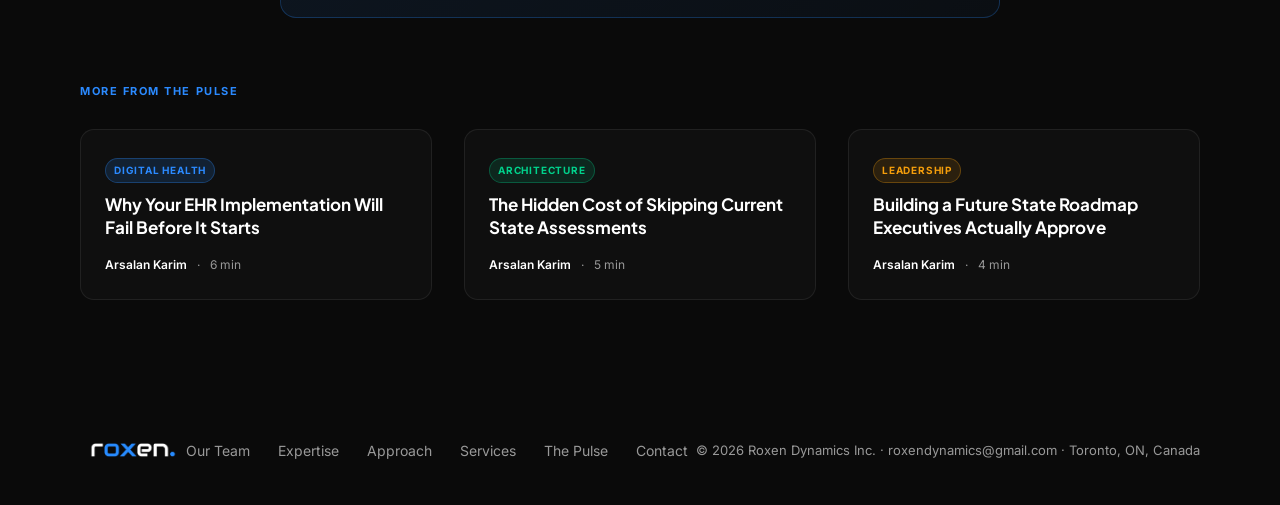
<file: docs/posts/ai-healthcare-leaders-get-wrong.html>
<!DOCTYPE html>
<html lang="en">

<head>
  <meta charset="UTF-8" />
  <meta name="viewport" content="width=device-width, initial-scale=1.0" />
  <title>AI in Healthcare: What Leaders Actually Get Wrong — The Pulse | Roxen Dynamics</title>
  <meta name="description" content="The problem isn't the algorithm — it's the foundation. Why most healthcare AI initiatives stall at pilot, and what separates the ones that don't." />
  <meta property="og:title" content="AI in Healthcare: What Leaders Actually Get Wrong" />
  <meta property="og:description" content="The problem isn't the algorithm — it's the foundation. Why most healthcare AI initiatives stall at pilot." />
  <meta property="og:type" content="article" />
  <link rel="preconnect" href="https://fonts.googleapis.com" />
  <link rel="preconnect" href="https://fonts.gstatic.com" crossorigin />
  <link rel="stylesheet" href="../style.css" />
</head>

<body>

  <!-- ── NAV ─────────────────────────────────────── -->
  <nav id="nav" aria-label="Primary navigation">
    <div class="container">
      <div class="nav-inner">
        <a href="../index.html" class="nav-logo"><img src="../logo-white.png" class="nav-logo-img" alt="Roxen Dynamics" /></a>
        <ul class="nav-links">
          <li><a href="../index.html#team">Our Team</a></li>
          <li><a href="../index.html#expertise">Expertise</a></li>
          <li><a href="../index.html#approach">Approach</a></li>
          <li><a href="../index.html#services">Services</a></li>
          <li><a href="../index.html#toolkit">Toolkit</a></li>
          <li><a href="../pulse.html" class="nav-active">The Pulse</a></li>
        </ul>
        <a href="../index.html#cta" class="btn btn-primary nav-cta">Book a Call</a>
        <button class="hamburger" aria-label="Open menu">
          <span></span><span></span><span></span>
        </button>
      </div>
    </div>
  </nav>

  <!-- Mobile menu -->
  <div class="mobile-menu" aria-hidden="true">
    <a href="../index.html#team">Our Team</a>
    <a href="../index.html#expertise">Expertise</a>
    <a href="../index.html#approach">Approach</a>
    <a href="../index.html#services">Services</a>
    <a href="../index.html#toolkit">Toolkit</a>
    <a href="../pulse.html">The Pulse</a>
    <a href="../index.html#cta" class="btn btn-primary" style="margin-top:8px;padding:8px 28px">Book a Call</a>
  </div>

  <main>

    <!-- ── POST HERO ─────────────────────────────── -->
    <header class="post-hero">
      <div class="container">
        <div class="post-hero-inner">
          <a href="../pulse.html" class="post-breadcrumb">&larr; The Pulse</a>
          <span class="pulse-tag pulse-tag--ai">AI &amp; Technology</span>
          <h1 class="post-title">AI in Healthcare: What Leaders Actually Get Wrong</h1>
          <p class="post-deck">The problem isn't the algorithm — it's the foundation. Why most healthcare AI initiatives stall at pilot, and what separates the organizations that actually scale.</p>
          <div class="post-meta-bar">
            <img src="../arsalan_profile2.png" alt="Arsalan Karim" class="pulse-avatar" />
            <div class="post-meta-text">
              <span class="pulse-author">Arsalan Karim</span>
              <span class="pulse-meta-sep">·</span>
              <span>Principal Consultant, Roxen Dynamics</span>
            </div>
            <div class="post-meta-right">
              <span>May 15, 2026</span>
              <span class="pulse-meta-sep">·</span>
              <span>7 min read</span>
            </div>
          </div>
        </div>
      </div>
    </header>
    <!-- ── ARTICLE BODY ──────────────────────────── -->
    <article class="post-body">
      <div class="post-body-inner">

        <p class="post-lead">Every healthcare organization in Canada is exploring AI. Most of them are doing it backwards. The model gets selected before the problem is defined. The pilot gets funded before the infrastructure exists to support it. The announcement gets made before anyone has asked whether the data it depends on is actually clean enough to use.</p>

        <h2>The Pilot Trap</h2>

        <p>Healthcare AI has a pilot problem. Organizations routinely stand up impressive proofs-of-concept — a readmission prediction model, an administrative automation tool, a clinical decision support engine — that perform well in a controlled environment and then go nowhere. The pilot succeeds. The scale-up fails.</p>

        <p>This pattern is so consistent that it has its own name in the literature: the "AI chasm." The gap between a working pilot and a deployed, operationalized capability that delivers ongoing clinical or operational value.</p>

        <p>What sits in that chasm? Almost always, the same set of foundation problems that were present before the pilot started but were invisible because the pilot was too small to surface them.</p>

        <blockquote class="post-quote">
          <p>"We had a beautiful model. Our data scientists were proud of it. The problem was it was trained on data from one site, and when we tried to deploy across the network, the data structures were different at every hospital."</p>
          <cite>— Chief Digital Officer, provincial health network</cite>
        </blockquote>

        <h2>The Foundation Problems</h2>

        <p>Based on our work with healthcare organizations across Canada, the barriers to AI scale cluster into four categories — and none of them are about the algorithm:</p>

        <ul class="post-list">
          <li><strong>Data quality and governance</strong> — AI is only as good as the data it consumes. Most healthcare organizations have significant data quality issues: inconsistent coding, missing fields, siloed systems with no shared identifiers, and no governance framework for maintaining quality over time. A pilot can work around these limitations. Production cannot.</li>
          <li><strong>Integration architecture</strong> — Deploying an AI model into a clinical workflow requires integrating with EHR systems, imaging platforms, lab systems, and often external data sources. Without a mature integration architecture — APIs, event-driven messaging, standardized data contracts — AI tools become isolated point solutions rather than embedded capabilities.</li>
          <li><strong>Change management and clinical adoption</strong> — The best model in the world delivers no value if clinicians don't use it. Healthcare AI initiatives consistently underinvest in the human side of deployment: workflow redesign, clinician training, feedback mechanisms, and the ongoing monitoring needed to maintain trust and performance over time.</li>
          <li><strong>Governance and accountability structures</strong> — Who owns the model? Who monitors its performance? Who makes the call when it behaves unexpectedly? Most organizations that deploy AI have not answered these questions before go-live, which means they get answered in a crisis rather than a design session.</li>
        </ul>

        <h2>What Separates the Organizations That Scale</h2>

        <p>The healthcare organizations we have seen successfully scale AI capabilities — beyond individual pilots, into sustained operational value — share a set of characteristics that have less to do with their technical sophistication than their organizational preparation.</p>

        <p>They treat AI as an architectural question, not a technology question. Before selecting a model or a vendor, they ask: does our current data infrastructure support this at scale? Does our integration layer allow this to connect to the systems it needs? Do we have the governance structures to maintain and evolve this capability over time?</p>

        <p>They build the foundation first, or they constrain the scope of what they deploy to fit the foundation they have. They don't pretend that a pilot environment represents production conditions. And they invest in the clinical adoption work with the same discipline they bring to the technical work.</p>

        <blockquote class="post-quote">
          <p>The organizations that scale AI are not more technologically advanced. They are more honest about what they are not ready for.</p>
        </blockquote>

        <h2>The Questions Worth Asking Before the Pilot</h2>

        <p>If your organization is considering an AI initiative — or trying to understand why a previous one stalled — here are the questions that should come before the model selection:</p>

        <ul class="post-list">
          <li>What is the data quality and completeness of the inputs this model will depend on — and is that quality sufficient for production, not just proof-of-concept?</li>
          <li>What integration points will deployment require, and are those interfaces currently available, documented, and stable?</li>
          <li>What change to clinical or operational workflow does successful adoption require, and have we designed for that change?</li>
          <li>Who will own, monitor, and evolve this capability once it is live — and do those people exist and have the capacity?</li>
          <li>What happens when the model performs unexpectedly — and do we have a governance process to detect that and respond?</li>
        </ul>

        <p>None of these questions are about AI. They are about organizational readiness. And answering them honestly, before the pilot, is what separates the healthcare organizations that use AI as a strategic capability from the ones that spend four years running impressive pilots that go nowhere.</p>

        <h2>The Architectural Prerequisite</h2>

        <p>There is one structural recommendation that emerges consistently from this analysis: healthcare AI initiatives need an enterprise architecture perspective before they need a data science perspective. The foundational work — data governance, integration architecture, capability design — is architectural work. It requires understanding the whole system, not just the model.</p>

        <p>Organizations that front-load this architectural thinking build AI capabilities that last. Organizations that skip it build models that impress and then disappear.</p>

      </div>
    </article>

    <!-- ── AUTHOR BIO ─────────────────────────────── -->
    <div class="post-author-bio">
      <div class="post-author-bio-inner">
        <img src="../arsalan_profile2.png" alt="Arsalan Karim" class="post-author-img" />
        <div class="post-author-info">
          <p class="post-author-name">Arsalan Karim</p>
          <p class="post-author-role">Principal Consultant &amp; Enterprise Architect, Roxen Dynamics</p>
          <p class="post-author-desc">EA, MBA, MHI. 10+ years in digital health transformation across Canadian healthcare. Sessional Lecturer at IHPME, University of Toronto. Founder of Roxen Dynamics Inc.</p>
          <a href="https://www.linkedin.com/in/arsalan-karim/" target="_blank" rel="noopener" class="post-author-linkedin">
            <svg width="16" height="16" viewBox="0 0 24 24" fill="currentColor"><path d="M16 8a6 6 0 016 6v7h-4v-7a2 2 0 00-2-2 2 2 0 00-2 2v7h-4v-7a6 6 0 016-6zM2 9h4v12H2z"/><circle cx="4" cy="4" r="2"/></svg>
            Connect on LinkedIn
          </a>
        </div>
      </div>
    </div>

    <!-- ── POST CTA ───────────────────────────────── -->
    <div class="post-cta-box">
      <div class="post-cta-inner">
        <p class="post-cta-eyebrow">Scaling AI in your organization?</p>
        <h3 class="post-cta-title">Build the foundation, not just the model.</h3>
        <p class="post-cta-text">We help healthcare and enterprise organizations build the architectural foundation that turns AI pilots into sustained operational capability.</p>
        <a href="../index.html#cta" class="btn btn-primary">Book a Discovery Call &rarr;</a>
      </div>
    </div>

    <!-- ── RELATED ARTICLES ───────────────────────── -->
    <section class="post-related">
      <div class="container">
        <p class="pulse-section-label">More from The Pulse</p>
        <div class="pulse-grid pulse-grid--related">

          <article class="pulse-card fade-up">
            <div class="pulse-card-body">
              <span class="pulse-tag pulse-tag--health">Digital Health</span>
              <h3 class="pulse-card-title">
                <a href="ehr-implementation-fails.html">Why Your EHR Implementation Will Fail Before It Starts</a>
              </h3>
              <div class="pulse-meta pulse-meta--sm">
                <span class="pulse-author">Arsalan Karim</span>
                <span class="pulse-meta-sep">·</span>
                <span>6 min</span>
              </div>
            </div>
          </article>

          <article class="pulse-card fade-up">
            <div class="pulse-card-body">
              <span class="pulse-tag pulse-tag--arch">Architecture</span>
              <h3 class="pulse-card-title">
                <a href="current-state-assessment-cost.html">The Hidden Cost of Skipping Current State Assessments</a>
              </h3>
              <div class="pulse-meta pulse-meta--sm">
                <span class="pulse-author">Arsalan Karim</span>
                <span class="pulse-meta-sep">·</span>
                <span>5 min</span>
              </div>
            </div>
          </article>

          <article class="pulse-card fade-up">
            <div class="pulse-card-body">
              <span class="pulse-tag pulse-tag--strategy">Leadership</span>
              <h3 class="pulse-card-title">
                <a href="future-state-roadmap-executive-buyin.html">Building a Future State Roadmap Executives Actually Approve</a>
              </h3>
              <div class="pulse-meta pulse-meta--sm">
                <span class="pulse-author">Arsalan Karim</span>
                <span class="pulse-meta-sep">·</span>
                <span>4 min</span>
              </div>
            </div>
          </article>

        </div>
      </div>
    </section>

  </main>

  <!-- ── FOOTER ────────────────────────────────── -->
  <footer aria-label="Site footer">
    <div class="container">
      <div class="footer-inner">
        <img src="../logo-white.png" class="footer-logo" alt="Roxen Dynamics" />
        <nav aria-label="Footer navigation">
          <ul class="footer-links">
            <li><a href="../index.html#team">Our Team</a></li>
            <li><a href="../index.html#expertise">Expertise</a></li>
            <li><a href="../index.html#approach">Approach</a></li>
            <li><a href="../index.html#services">Services</a></li>
            <li><a href="../pulse.html">The Pulse</a></li>
            <li><a href="../index.html#cta">Contact</a></li>
          </ul>
        </nav>
        <address class="footer-copy">
          <span>&copy; 2026 Roxen Dynamics Inc.</span> &middot;
          <a href="mailto:roxendynamics@gmail.com" rel="nofollow">roxendynamics@gmail.com</a> &middot;
          <span>Toronto, ON, Canada</span>
        </address>
      </div>
    </div>
  </footer>

  <script src="../script.js" defer></script>
</body>
</html>
</file>
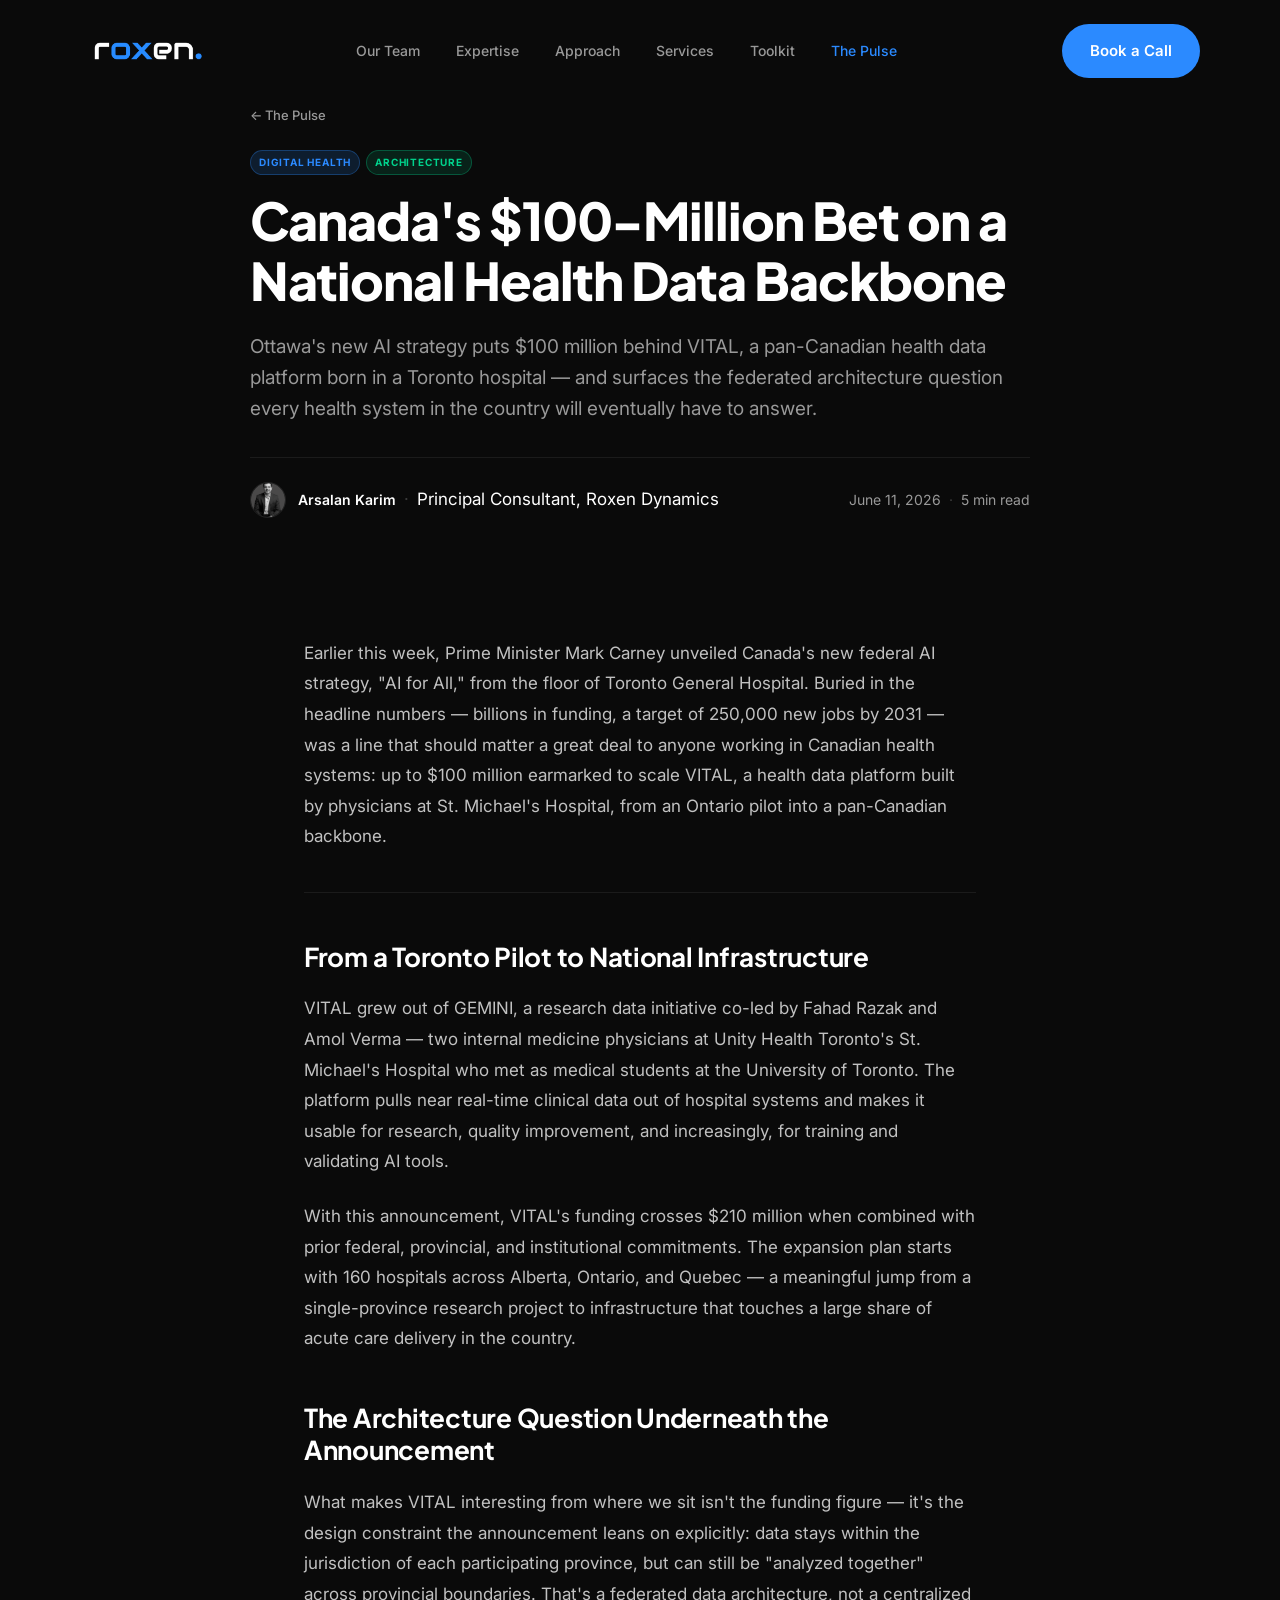
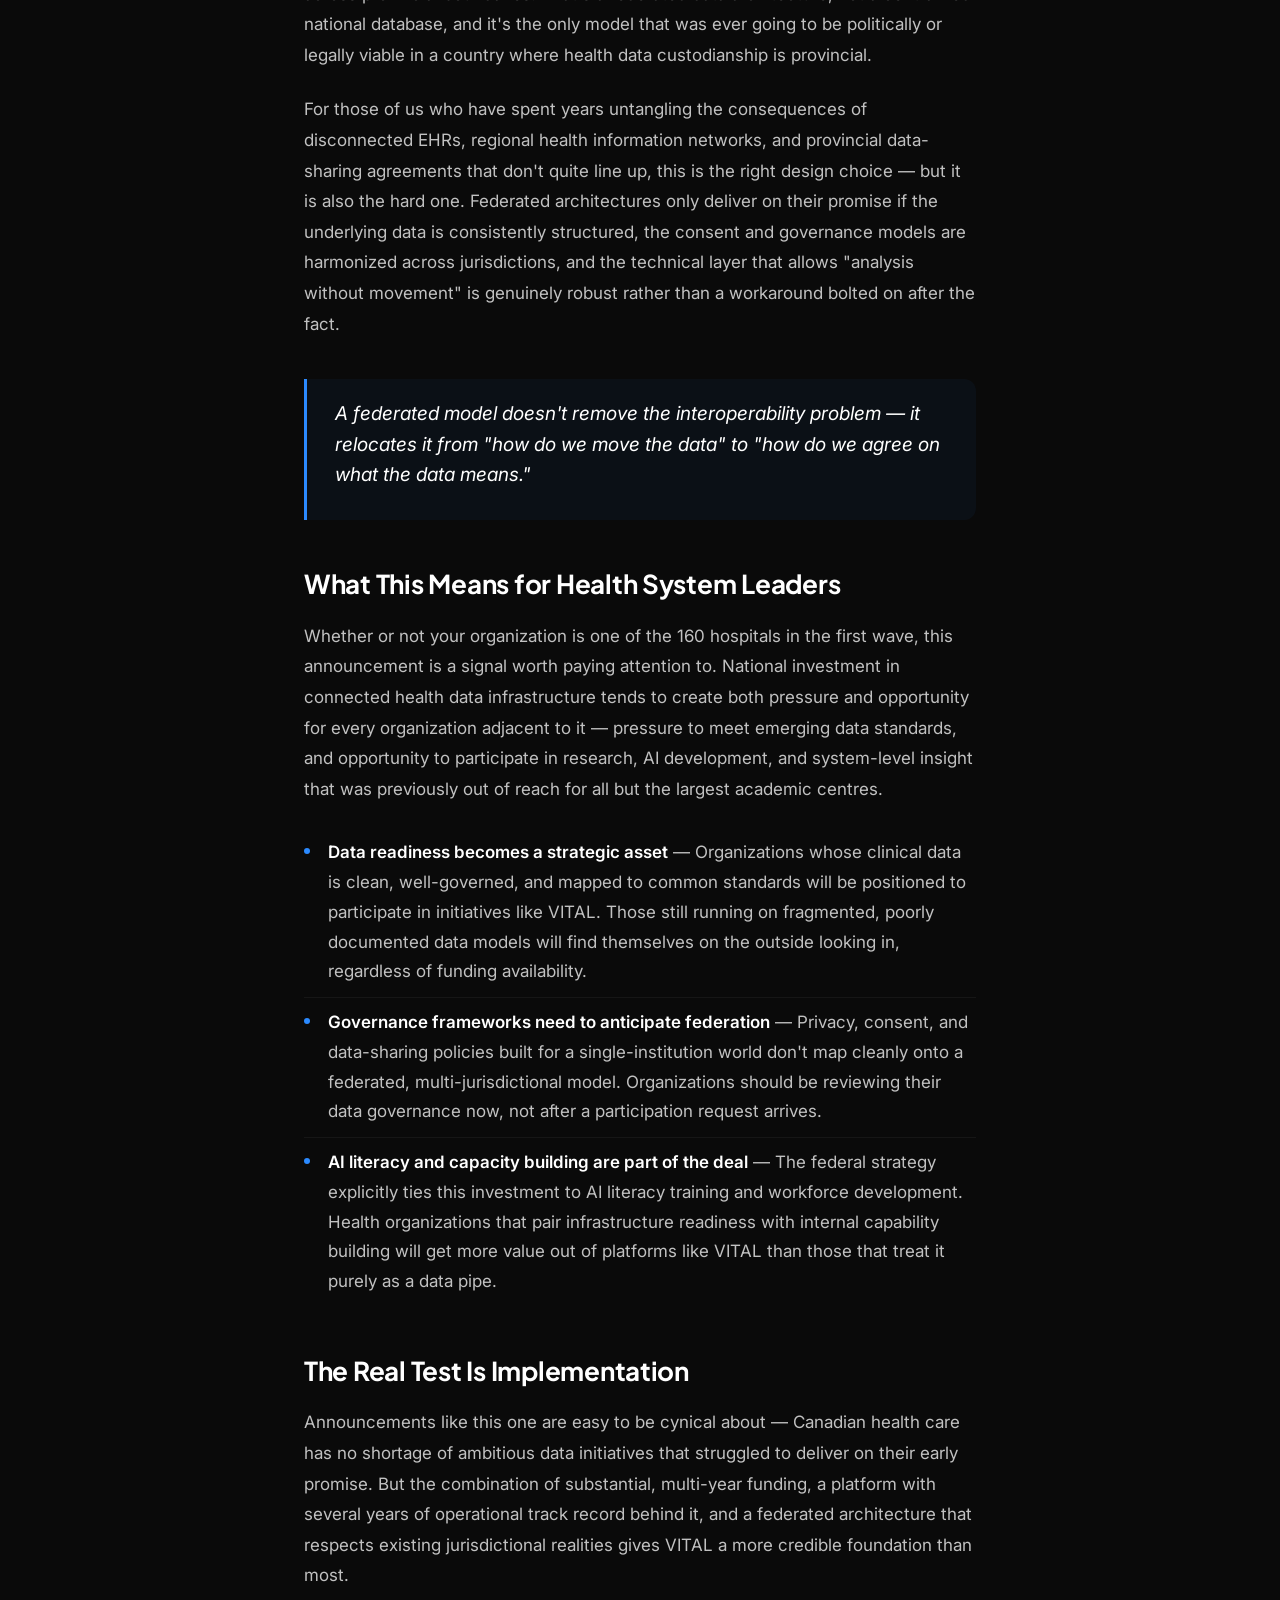
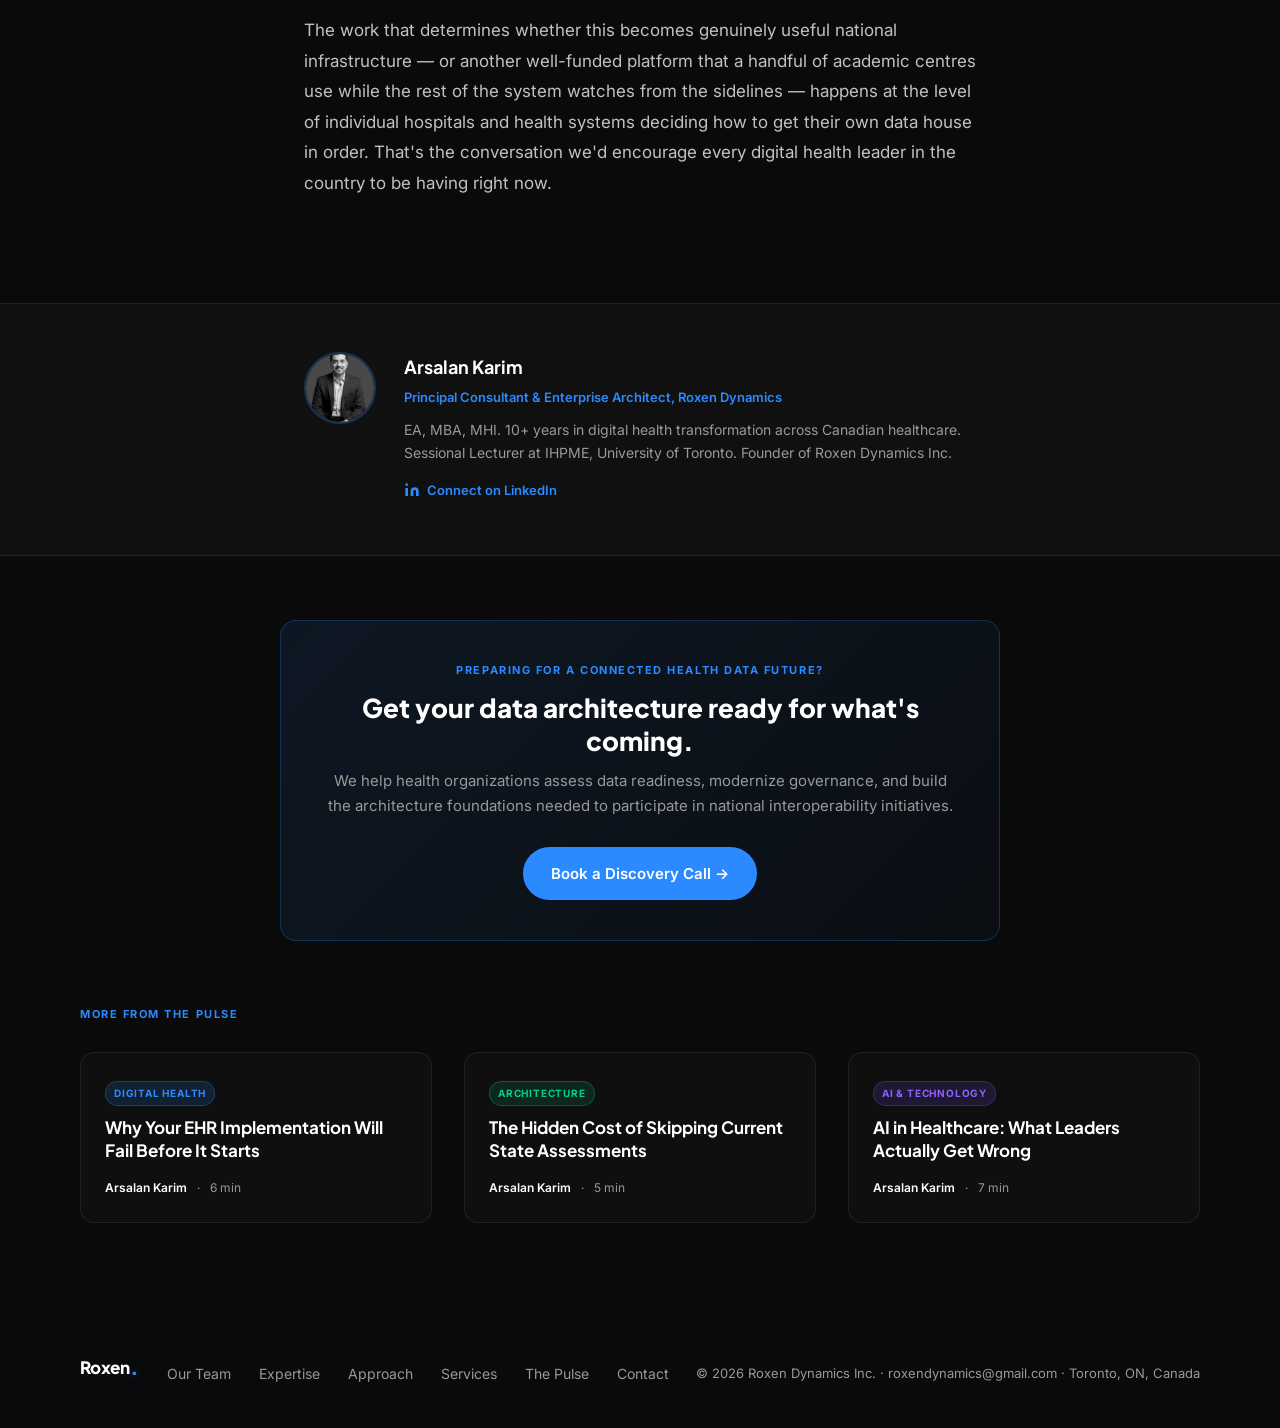
<file: docs/posts/canada-health-data-backbone-vital.html>
<!DOCTYPE html>
<html lang="en">

<head>
  <meta charset="UTF-8" />
  <meta name="viewport" content="width=device-width, initial-scale=1.0" />
  <title>Canada's $100-Million Bet on a National Health Data Backbone — The Pulse | Roxen Dynamics</title>
  <meta name="description" content="Ottawa's new AI strategy puts $100 million behind VITAL, a pan-Canadian health data platform. We unpack the federated architecture question this raises for every health system in the country." />
  <meta property="og:title" content="Canada's $100-Million Bet on a National Health Data Backbone" />
  <meta property="og:description" content="Ottawa's new AI strategy puts $100 million behind VITAL, a pan-Canadian health data platform — and raises the federated architecture question health systems will have to answer." />
  <meta property="og:type" content="article" />
  <link rel="preconnect" href="https://fonts.googleapis.com" />
  <link rel="preconnect" href="https://fonts.gstatic.com" crossorigin />
  <link rel="stylesheet" href="../style.css" />
</head>

<body>

  <!-- ── NAV ─────────────────────────────────────── -->
  <nav id="nav" aria-label="Primary navigation">
    <div class="container">
      <div class="nav-inner">
        <a href="../index.html" class="nav-logo"><img src="../logo-white.png" class="nav-logo-img" alt="Roxen Dynamics" /></a>
        <ul class="nav-links">
          <li><a href="../index.html#team">Our Team</a></li>
          <li><a href="../index.html#expertise">Expertise</a></li>
          <li><a href="../index.html#approach">Approach</a></li>
          <li><a href="../index.html#services">Services</a></li>
          <li><a href="../index.html#toolkit">Toolkit</a></li>
          <li><a href="../pulse.html" class="nav-active">The Pulse</a></li>
        </ul>
        <a href="../index.html#cta" class="btn btn-primary nav-cta">Book a Call</a>
        <button class="hamburger" aria-label="Open menu">
          <span></span><span></span><span></span>
        </button>
      </div>
    </div>
  </nav>

  <!-- Mobile menu -->
  <div class="mobile-menu" aria-hidden="true">
    <a href="../index.html#team">Our Team</a>
    <a href="../index.html#expertise">Expertise</a>
    <a href="../index.html#approach">Approach</a>
    <a href="../index.html#services">Services</a>
    <a href="../index.html#toolkit">Toolkit</a>
    <a href="../pulse.html">The Pulse</a>
    <a href="../index.html#cta" class="btn btn-primary" style="margin-top:8px;padding:8px 28px">Book a Call</a>
  </div>

  <main>

    <!-- ── POST HERO ─────────────────────────────── -->
    <header class="post-hero">
      <div class="container">
        <div class="post-hero-inner">
          <a href="../pulse.html" class="post-breadcrumb">&larr; The Pulse</a>
          <div class="pulse-tags">
            <span class="pulse-tag pulse-tag--health">Digital Health</span>
            <span class="pulse-tag pulse-tag--arch">Architecture</span>
          </div>
          <h1 class="post-title">Canada's $100-Million Bet on a National Health Data Backbone</h1>
          <p class="post-deck">Ottawa's new AI strategy puts $100 million behind VITAL, a pan-Canadian health data platform born in a Toronto hospital — and surfaces the federated architecture question every health system in the country will eventually have to answer.</p>
          <div class="post-meta-bar">
            <img src="../arsalan_profile2.png" alt="Arsalan Karim" class="pulse-avatar" />
            <div class="post-meta-text">
              <span class="pulse-author">Arsalan Karim</span>
              <span class="pulse-meta-sep">·</span>
              <span>Principal Consultant, Roxen Dynamics</span>
            </div>
            <div class="post-meta-right">
              <span>June 11, 2026</span>
              <span class="pulse-meta-sep">·</span>
              <span>5 min read</span>
            </div>
          </div>
        </div>
      </div>
    </header>
    <!-- ── ARTICLE BODY ──────────────────────────── -->
    <article class="post-body">
      <div class="post-body-inner">

        <p class="post-lead">Earlier this week, Prime Minister Mark Carney unveiled Canada's new federal AI strategy, "AI for All," from the floor of Toronto General Hospital. Buried in the headline numbers — billions in funding, a target of 250,000 new jobs by 2031 — was a line that should matter a great deal to anyone working in Canadian health systems: up to $100 million earmarked to scale VITAL, a health data platform built by physicians at St. Michael's Hospital, from an Ontario pilot into a pan-Canadian backbone.</p>

        <h2>From a Toronto Pilot to National Infrastructure</h2>

        <p>VITAL grew out of GEMINI, a research data initiative co-led by Fahad Razak and Amol Verma — two internal medicine physicians at Unity Health Toronto's St. Michael's Hospital who met as medical students at the University of Toronto. The platform pulls near real-time clinical data out of hospital systems and makes it usable for research, quality improvement, and increasingly, for training and validating AI tools.</p>

        <p>With this announcement, VITAL's funding crosses $210 million when combined with prior federal, provincial, and institutional commitments. The expansion plan starts with 160 hospitals across Alberta, Ontario, and Quebec — a meaningful jump from a single-province research project to infrastructure that touches a large share of acute care delivery in the country.</p>

        <h2>The Architecture Question Underneath the Announcement</h2>

        <p>What makes VITAL interesting from where we sit isn't the funding figure — it's the design constraint the announcement leans on explicitly: data stays within the jurisdiction of each participating province, but can still be "analyzed together" across provincial boundaries. That's a federated data architecture, not a centralized national database, and it's the only model that was ever going to be politically or legally viable in a country where health data custodianship is provincial.</p>

        <p>For those of us who have spent years untangling the consequences of disconnected EHRs, regional health information networks, and provincial data-sharing agreements that don't quite line up, this is the right design choice — but it is also the hard one. Federated architectures only deliver on their promise if the underlying data is consistently structured, the consent and governance models are harmonized across jurisdictions, and the technical layer that allows "analysis without movement" is genuinely robust rather than a workaround bolted on after the fact.</p>

        <blockquote class="post-quote">
          <p>A federated model doesn't remove the interoperability problem — it relocates it from "how do we move the data" to "how do we agree on what the data means."</p>
        </blockquote>

        <h2>What This Means for Health System Leaders</h2>

        <p>Whether or not your organization is one of the 160 hospitals in the first wave, this announcement is a signal worth paying attention to. National investment in connected health data infrastructure tends to create both pressure and opportunity for every organization adjacent to it — pressure to meet emerging data standards, and opportunity to participate in research, AI development, and system-level insight that was previously out of reach for all but the largest academic centres.</p>

        <ul class="post-list">
          <li><strong>Data readiness becomes a strategic asset</strong> — Organizations whose clinical data is clean, well-governed, and mapped to common standards will be positioned to participate in initiatives like VITAL. Those still running on fragmented, poorly documented data models will find themselves on the outside looking in, regardless of funding availability.</li>
          <li><strong>Governance frameworks need to anticipate federation</strong> — Privacy, consent, and data-sharing policies built for a single-institution world don't map cleanly onto a federated, multi-jurisdictional model. Organizations should be reviewing their data governance now, not after a participation request arrives.</li>
          <li><strong>AI literacy and capacity building are part of the deal</strong> — The federal strategy explicitly ties this investment to AI literacy training and workforce development. Health organizations that pair infrastructure readiness with internal capability building will get more value out of platforms like VITAL than those that treat it purely as a data pipe.</li>
        </ul>

        <h2>The Real Test Is Implementation</h2>

        <p>Announcements like this one are easy to be cynical about — Canadian health care has no shortage of ambitious data initiatives that struggled to deliver on their early promise. But the combination of substantial, multi-year funding, a platform with several years of operational track record behind it, and a federated architecture that respects existing jurisdictional realities gives VITAL a more credible foundation than most.</p>

        <p>The work that determines whether this becomes genuinely useful national infrastructure — or another well-funded platform that a handful of academic centres use while the rest of the system watches from the sidelines — happens at the level of individual hospitals and health systems deciding how to get their own data house in order. That's the conversation we'd encourage every digital health leader in the country to be having right now.</p>

      </div>
    </article>

    <!-- ── AUTHOR BIO ─────────────────────────────── -->
    <!-- Do not change this block between posts -->
    <div class="post-author-bio">
      <div class="post-author-bio-inner">
        <img src="../arsalan_profile2.png" alt="Arsalan Karim" class="post-author-img" />
        <div class="post-author-info">
          <p class="post-author-name">Arsalan Karim</p>
          <p class="post-author-role">Principal Consultant &amp; Enterprise Architect, Roxen Dynamics</p>
          <p class="post-author-desc">EA, MBA, MHI. 10+ years in digital health transformation across Canadian healthcare. Sessional Lecturer at IHPME, University of Toronto. Founder of Roxen Dynamics Inc.</p>
          <a href="https://www.linkedin.com/in/arsalan-karim/" target="_blank" rel="noopener" class="post-author-linkedin">
            <svg width="16" height="16" viewBox="0 0 24 24" fill="currentColor"><path d="M16 8a6 6 0 016 6v7h-4v-7a2 2 0 00-2-2 2 2 0 00-2 2v7h-4v-7a6 6 0 016-6zM2 9h4v12H2z"/><circle cx="4" cy="4" r="2"/></svg>
            Connect on LinkedIn
          </a>
        </div>
      </div>
    </div>

    <!-- ── POST CTA ───────────────────────────────── -->
    <div class="post-cta-box">
      <div class="post-cta-inner">
        <p class="post-cta-eyebrow">Preparing for a connected health data future?</p>
        <h3 class="post-cta-title">Get your data architecture ready for what's coming.</h3>
        <p class="post-cta-text">We help health organizations assess data readiness, modernize governance, and build the architecture foundations needed to participate in national interoperability initiatives.</p>
        <a href="../index.html#cta" class="btn btn-primary">Book a Discovery Call &rarr;</a>
      </div>
    </div>

    <!-- ── RELATED ARTICLES ───────────────────────── -->
    <section class="post-related">
      <div class="container">
        <p class="pulse-section-label">More from The Pulse</p>
        <div class="pulse-grid pulse-grid--related">

          <article class="pulse-card fade-up">
            <div class="pulse-card-body">
              <span class="pulse-tag pulse-tag--health">Digital Health</span>
              <h3 class="pulse-card-title">
                <a href="ehr-implementation-fails.html">Why Your EHR Implementation Will Fail Before It Starts</a>
              </h3>
              <div class="pulse-meta pulse-meta--sm">
                <span class="pulse-author">Arsalan Karim</span>
                <span class="pulse-meta-sep">·</span>
                <span>6 min</span>
              </div>
            </div>
          </article>

          <article class="pulse-card fade-up">
            <div class="pulse-card-body">
              <span class="pulse-tag pulse-tag--arch">Architecture</span>
              <h3 class="pulse-card-title">
                <a href="current-state-assessment-cost.html">The Hidden Cost of Skipping Current State Assessments</a>
              </h3>
              <div class="pulse-meta pulse-meta--sm">
                <span class="pulse-author">Arsalan Karim</span>
                <span class="pulse-meta-sep">·</span>
                <span>5 min</span>
              </div>
            </div>
          </article>

          <article class="pulse-card fade-up">
            <div class="pulse-card-body">
              <span class="pulse-tag pulse-tag--ai">AI &amp; Technology</span>
              <h3 class="pulse-card-title">
                <a href="ai-healthcare-leaders-get-wrong.html">AI in Healthcare: What Leaders Actually Get Wrong</a>
              </h3>
              <div class="pulse-meta pulse-meta--sm">
                <span class="pulse-author">Arsalan Karim</span>
                <span class="pulse-meta-sep">·</span>
                <span>7 min</span>
              </div>
            </div>
          </article>

        </div>
      </div>
    </section>

  </main>

  <!-- ── FOOTER ────────────────────────────────── -->
  <footer aria-label="Site footer">
    <div class="container">
      <div class="footer-inner">
        <div class="footer-logo roxen-logo">Roxen<span>.</span></div>
        <nav aria-label="Footer navigation">
          <ul class="footer-links">
            <li><a href="../index.html#team">Our Team</a></li>
            <li><a href="../index.html#expertise">Expertise</a></li>
            <li><a href="../index.html#approach">Approach</a></li>
            <li><a href="../index.html#services">Services</a></li>
            <li><a href="../pulse.html">The Pulse</a></li>
            <li><a href="../index.html#cta">Contact</a></li>
          </ul>
        </nav>
        <address class="footer-copy">
          <span>&copy; 2026 Roxen Dynamics Inc.</span> &middot;
          <a href="mailto:roxendynamics@gmail.com" rel="nofollow">roxendynamics@gmail.com</a> &middot;
          <span>Toronto, ON, Canada</span>
        </address>
      </div>
    </div>
  </footer>

  <script src="../script.js" defer></script>
</body>
</html>
</file>
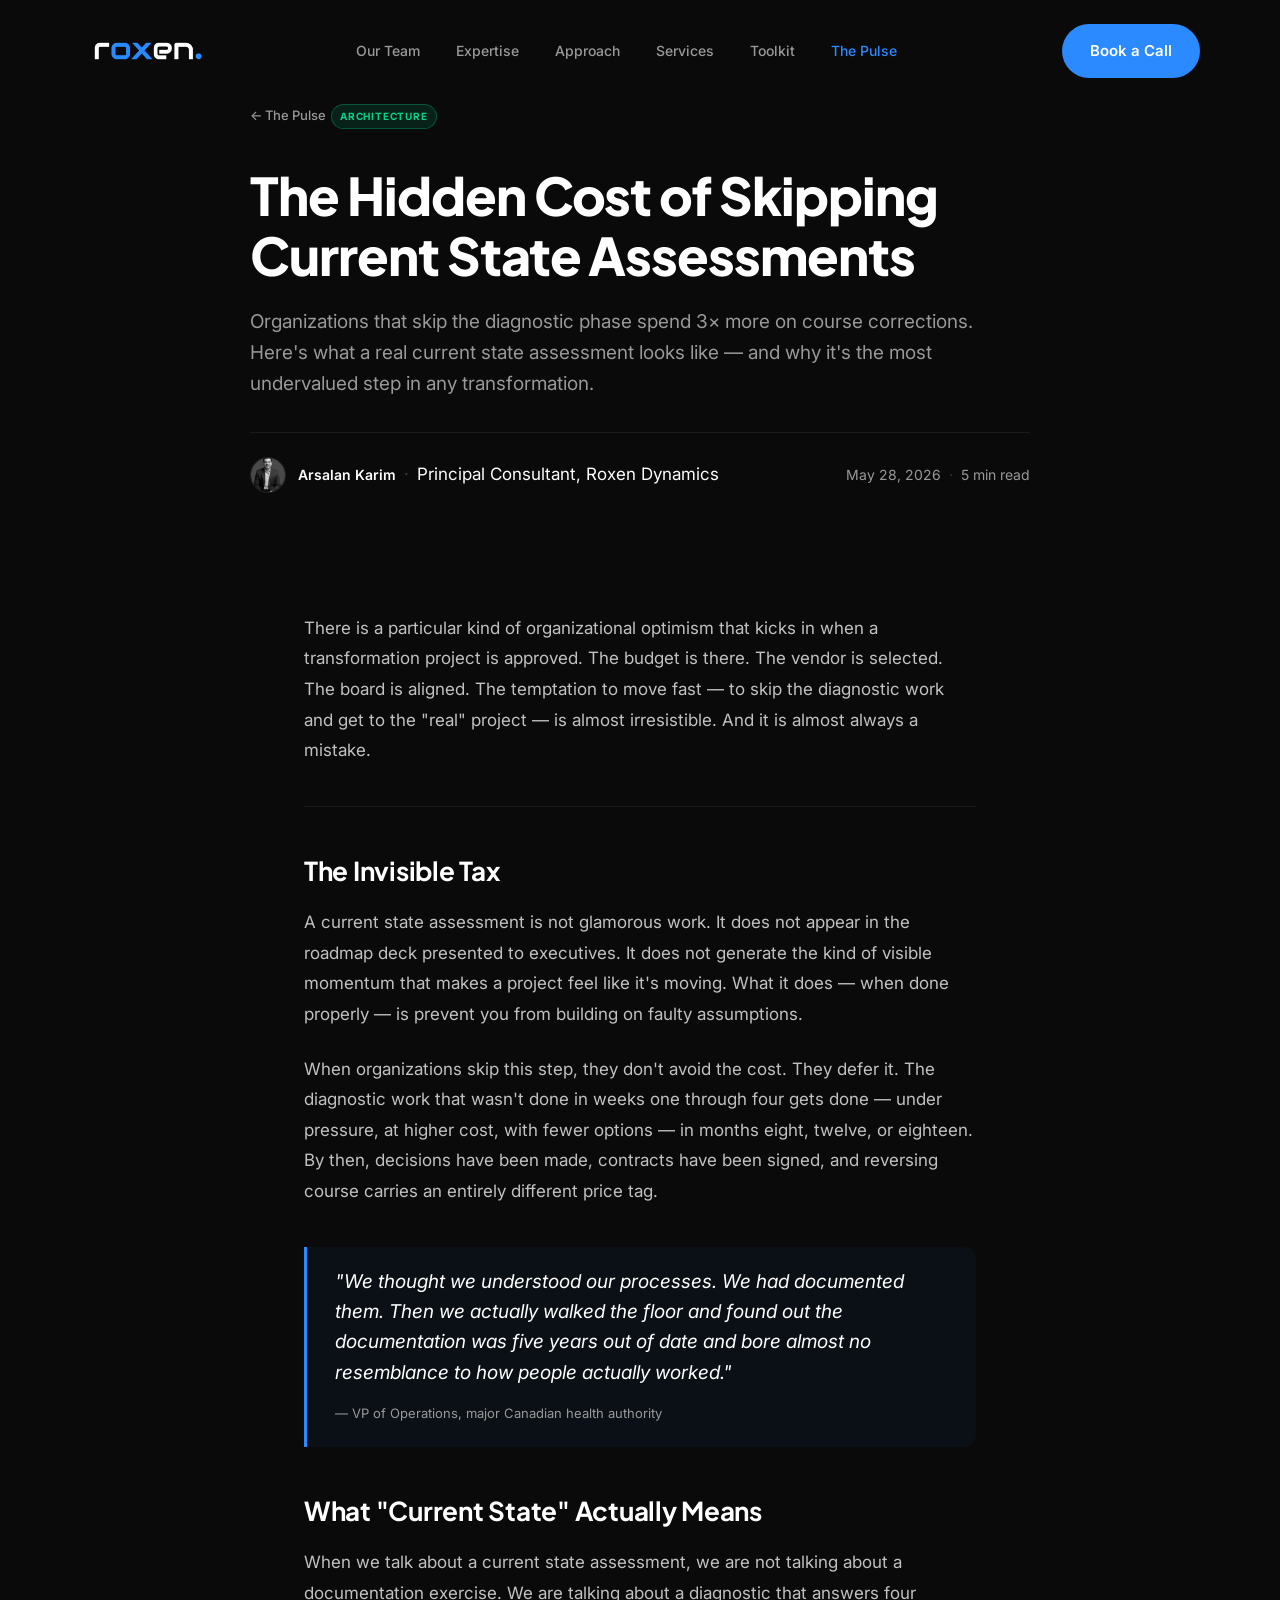
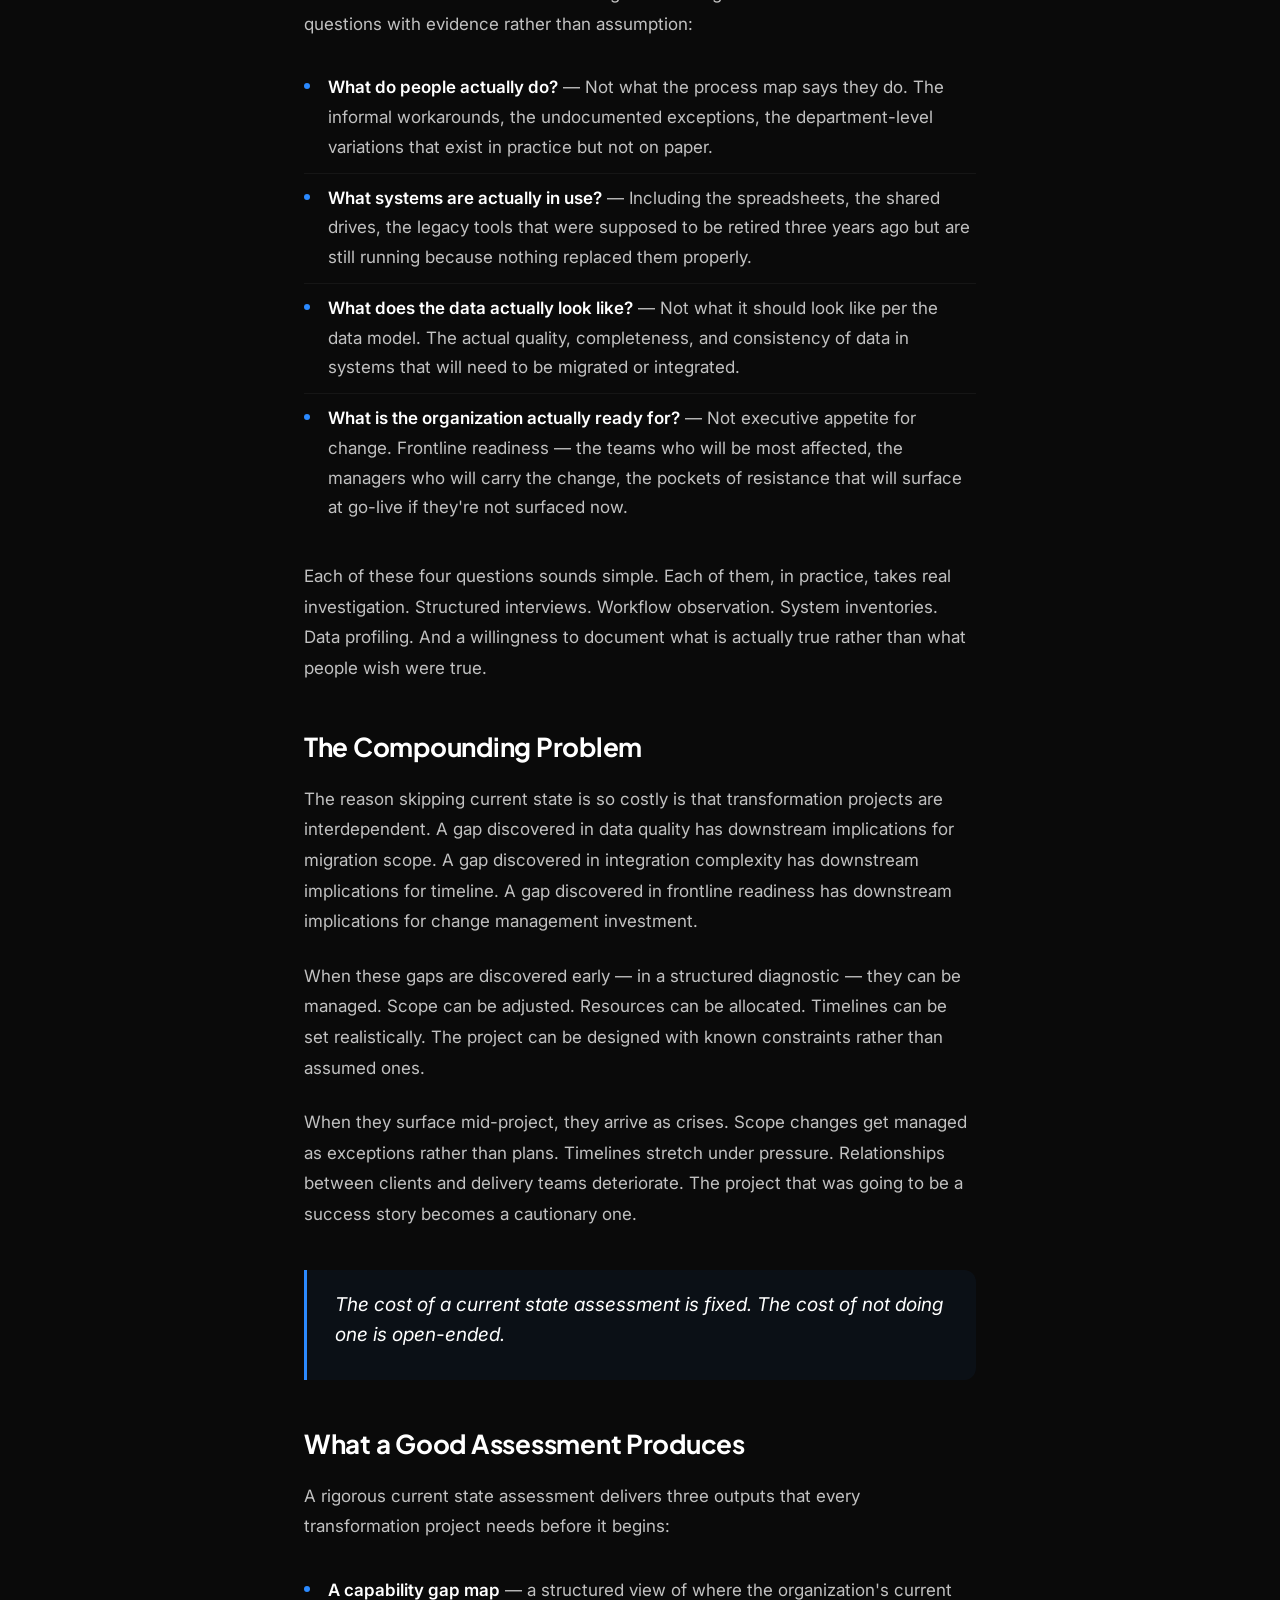
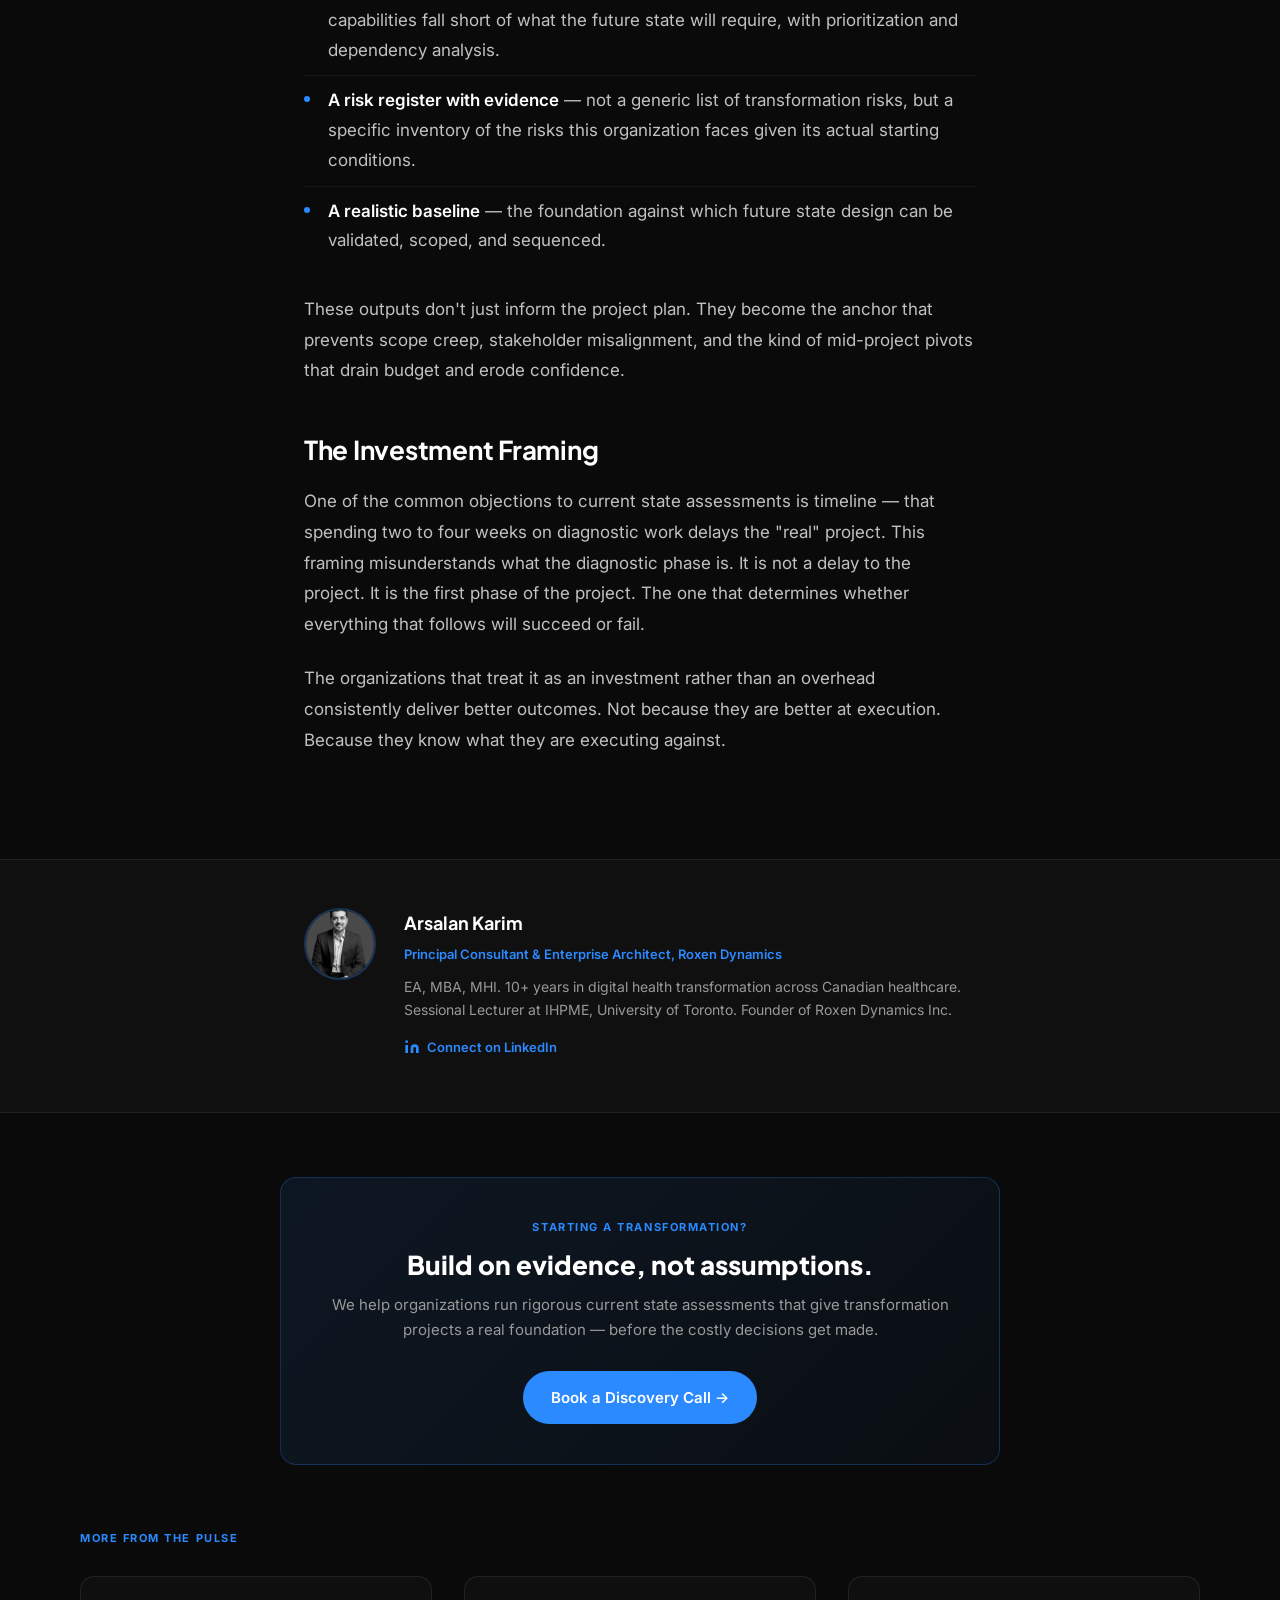
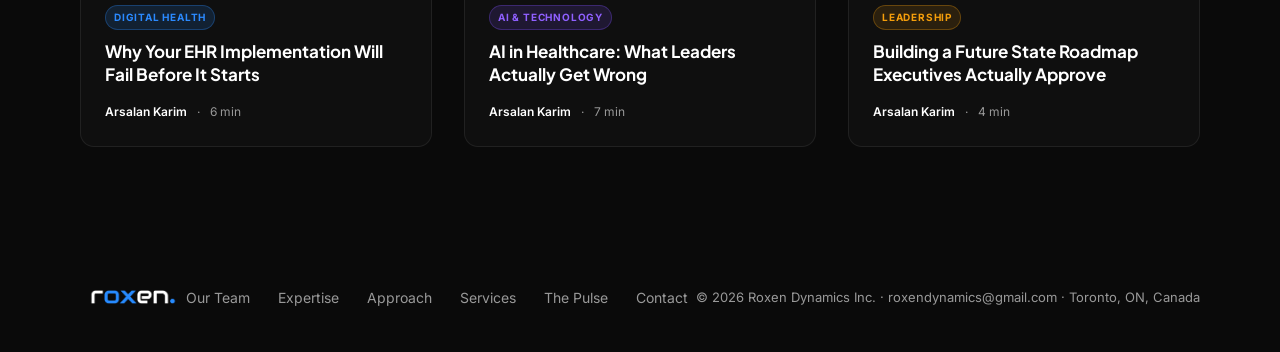
<file: docs/posts/current-state-assessment-cost.html>
<!DOCTYPE html>
<html lang="en">

<head>
  <meta charset="UTF-8" />
  <meta name="viewport" content="width=device-width, initial-scale=1.0" />
  <title>The Hidden Cost of Skipping Current State Assessments — The Pulse | Roxen Dynamics</title>
  <meta name="description" content="Organizations that skip the diagnostic phase spend 3× more on course corrections. Here's what a real current state assessment looks like — and why it's the most undervalued step in any transformation." />
  <meta property="og:title" content="The Hidden Cost of Skipping Current State Assessments" />
  <meta property="og:description" content="Organizations that skip the diagnostic phase spend 3× more on course corrections." />
  <meta property="og:type" content="article" />
  <link rel="preconnect" href="https://fonts.googleapis.com" />
  <link rel="preconnect" href="https://fonts.gstatic.com" crossorigin />
  <link rel="stylesheet" href="../style.css" />
</head>

<body>

  <!-- ── NAV ─────────────────────────────────────── -->
  <nav id="nav" aria-label="Primary navigation">
    <div class="container">
      <div class="nav-inner">
        <a href="../index.html" class="nav-logo"><img src="../logo-white.png" class="nav-logo-img" alt="Roxen Dynamics" /></a>
        <ul class="nav-links">
          <li><a href="../index.html#team">Our Team</a></li>
          <li><a href="../index.html#expertise">Expertise</a></li>
          <li><a href="../index.html#approach">Approach</a></li>
          <li><a href="../index.html#services">Services</a></li>
          <li><a href="../index.html#toolkit">Toolkit</a></li>
          <li><a href="../pulse.html" class="nav-active">The Pulse</a></li>
        </ul>
        <a href="../index.html#cta" class="btn btn-primary nav-cta">Book a Call</a>
        <button class="hamburger" aria-label="Open menu">
          <span></span><span></span><span></span>
        </button>
      </div>
    </div>
  </nav>

  <!-- Mobile menu -->
  <div class="mobile-menu" aria-hidden="true">
    <a href="../index.html#team">Our Team</a>
    <a href="../index.html#expertise">Expertise</a>
    <a href="../index.html#approach">Approach</a>
    <a href="../index.html#services">Services</a>
    <a href="../index.html#toolkit">Toolkit</a>
    <a href="../pulse.html">The Pulse</a>
    <a href="../index.html#cta" class="btn btn-primary" style="margin-top:8px;padding:8px 28px">Book a Call</a>
  </div>

  <main>

    <!-- ── POST HERO ─────────────────────────────── -->
    <header class="post-hero">
      <div class="container">
        <div class="post-hero-inner">
          <a href="../pulse.html" class="post-breadcrumb">&larr; The Pulse</a>
          <span class="pulse-tag pulse-tag--arch">Architecture</span>
          <h1 class="post-title">The Hidden Cost of Skipping Current State Assessments</h1>
          <p class="post-deck">Organizations that skip the diagnostic phase spend 3× more on course corrections. Here's what a real current state assessment looks like — and why it's the most undervalued step in any transformation.</p>
          <div class="post-meta-bar">
            <img src="../arsalan_profile2.png" alt="Arsalan Karim" class="pulse-avatar" />
            <div class="post-meta-text">
              <span class="pulse-author">Arsalan Karim</span>
              <span class="pulse-meta-sep">·</span>
              <span>Principal Consultant, Roxen Dynamics</span>
            </div>
            <div class="post-meta-right">
              <span>May 28, 2026</span>
              <span class="pulse-meta-sep">·</span>
              <span>5 min read</span>
            </div>
          </div>
        </div>
      </div>
    </header>
    <!-- ── ARTICLE BODY ──────────────────────────── -->
    <article class="post-body">
      <div class="post-body-inner">

        <p class="post-lead">There is a particular kind of organizational optimism that kicks in when a transformation project is approved. The budget is there. The vendor is selected. The board is aligned. The temptation to move fast — to skip the diagnostic work and get to the "real" project — is almost irresistible. And it is almost always a mistake.</p>

        <h2>The Invisible Tax</h2>

        <p>A current state assessment is not glamorous work. It does not appear in the roadmap deck presented to executives. It does not generate the kind of visible momentum that makes a project feel like it's moving. What it does — when done properly — is prevent you from building on faulty assumptions.</p>

        <p>When organizations skip this step, they don't avoid the cost. They defer it. The diagnostic work that wasn't done in weeks one through four gets done — under pressure, at higher cost, with fewer options — in months eight, twelve, or eighteen. By then, decisions have been made, contracts have been signed, and reversing course carries an entirely different price tag.</p>

        <blockquote class="post-quote">
          <p>"We thought we understood our processes. We had documented them. Then we actually walked the floor and found out the documentation was five years out of date and bore almost no resemblance to how people actually worked."</p>
          <cite>— VP of Operations, major Canadian health authority</cite>
        </blockquote>

        <h2>What "Current State" Actually Means</h2>

        <p>When we talk about a current state assessment, we are not talking about a documentation exercise. We are talking about a diagnostic that answers four questions with evidence rather than assumption:</p>

        <ul class="post-list">
          <li><strong>What do people actually do?</strong> — Not what the process map says they do. The informal workarounds, the undocumented exceptions, the department-level variations that exist in practice but not on paper.</li>
          <li><strong>What systems are actually in use?</strong> — Including the spreadsheets, the shared drives, the legacy tools that were supposed to be retired three years ago but are still running because nothing replaced them properly.</li>
          <li><strong>What does the data actually look like?</strong> — Not what it should look like per the data model. The actual quality, completeness, and consistency of data in systems that will need to be migrated or integrated.</li>
          <li><strong>What is the organization actually ready for?</strong> — Not executive appetite for change. Frontline readiness — the teams who will be most affected, the managers who will carry the change, the pockets of resistance that will surface at go-live if they're not surfaced now.</li>
        </ul>

        <p>Each of these four questions sounds simple. Each of them, in practice, takes real investigation. Structured interviews. Workflow observation. System inventories. Data profiling. And a willingness to document what is actually true rather than what people wish were true.</p>

        <h2>The Compounding Problem</h2>

        <p>The reason skipping current state is so costly is that transformation projects are interdependent. A gap discovered in data quality has downstream implications for migration scope. A gap discovered in integration complexity has downstream implications for timeline. A gap discovered in frontline readiness has downstream implications for change management investment.</p>

        <p>When these gaps are discovered early — in a structured diagnostic — they can be managed. Scope can be adjusted. Resources can be allocated. Timelines can be set realistically. The project can be designed with known constraints rather than assumed ones.</p>

        <p>When they surface mid-project, they arrive as crises. Scope changes get managed as exceptions rather than plans. Timelines stretch under pressure. Relationships between clients and delivery teams deteriorate. The project that was going to be a success story becomes a cautionary one.</p>

        <blockquote class="post-quote">
          <p>The cost of a current state assessment is fixed. The cost of not doing one is open-ended.</p>
        </blockquote>

        <h2>What a Good Assessment Produces</h2>

        <p>A rigorous current state assessment delivers three outputs that every transformation project needs before it begins:</p>

        <ul class="post-list">
          <li><strong>A capability gap map</strong> — a structured view of where the organization's current capabilities fall short of what the future state will require, with prioritization and dependency analysis.</li>
          <li><strong>A risk register with evidence</strong> — not a generic list of transformation risks, but a specific inventory of the risks this organization faces given its actual starting conditions.</li>
          <li><strong>A realistic baseline</strong> — the foundation against which future state design can be validated, scoped, and sequenced.</li>
        </ul>

        <p>These outputs don't just inform the project plan. They become the anchor that prevents scope creep, stakeholder misalignment, and the kind of mid-project pivots that drain budget and erode confidence.</p>

        <h2>The Investment Framing</h2>

        <p>One of the common objections to current state assessments is timeline — that spending two to four weeks on diagnostic work delays the "real" project. This framing misunderstands what the diagnostic phase is. It is not a delay to the project. It is the first phase of the project. The one that determines whether everything that follows will succeed or fail.</p>

        <p>The organizations that treat it as an investment rather than an overhead consistently deliver better outcomes. Not because they are better at execution. Because they know what they are executing against.</p>

      </div>
    </article>

    <!-- ── AUTHOR BIO ─────────────────────────────── -->
    <div class="post-author-bio">
      <div class="post-author-bio-inner">
        <img src="../arsalan_profile2.png" alt="Arsalan Karim" class="post-author-img" />
        <div class="post-author-info">
          <p class="post-author-name">Arsalan Karim</p>
          <p class="post-author-role">Principal Consultant &amp; Enterprise Architect, Roxen Dynamics</p>
          <p class="post-author-desc">EA, MBA, MHI. 10+ years in digital health transformation across Canadian healthcare. Sessional Lecturer at IHPME, University of Toronto. Founder of Roxen Dynamics Inc.</p>
          <a href="https://www.linkedin.com/in/arsalan-karim/" target="_blank" rel="noopener" class="post-author-linkedin">
            <svg width="16" height="16" viewBox="0 0 24 24" fill="currentColor"><path d="M16 8a6 6 0 016 6v7h-4v-7a2 2 0 00-2-2 2 2 0 00-2 2v7h-4v-7a6 6 0 016-6zM2 9h4v12H2z"/><circle cx="4" cy="4" r="2"/></svg>
            Connect on LinkedIn
          </a>
        </div>
      </div>
    </div>

    <!-- ── POST CTA ───────────────────────────────── -->
    <div class="post-cta-box">
      <div class="post-cta-inner">
        <p class="post-cta-eyebrow">Starting a transformation?</p>
        <h3 class="post-cta-title">Build on evidence, not assumptions.</h3>
        <p class="post-cta-text">We help organizations run rigorous current state assessments that give transformation projects a real foundation — before the costly decisions get made.</p>
        <a href="../index.html#cta" class="btn btn-primary">Book a Discovery Call &rarr;</a>
      </div>
    </div>

    <!-- ── RELATED ARTICLES ───────────────────────── -->
    <section class="post-related">
      <div class="container">
        <p class="pulse-section-label">More from The Pulse</p>
        <div class="pulse-grid pulse-grid--related">

          <article class="pulse-card fade-up">
            <div class="pulse-card-body">
              <span class="pulse-tag pulse-tag--health">Digital Health</span>
              <h3 class="pulse-card-title">
                <a href="ehr-implementation-fails.html">Why Your EHR Implementation Will Fail Before It Starts</a>
              </h3>
              <div class="pulse-meta pulse-meta--sm">
                <span class="pulse-author">Arsalan Karim</span>
                <span class="pulse-meta-sep">·</span>
                <span>6 min</span>
              </div>
            </div>
          </article>

          <article class="pulse-card fade-up">
            <div class="pulse-card-body">
              <span class="pulse-tag pulse-tag--ai">AI &amp; Technology</span>
              <h3 class="pulse-card-title">
                <a href="ai-healthcare-leaders-get-wrong.html">AI in Healthcare: What Leaders Actually Get Wrong</a>
              </h3>
              <div class="pulse-meta pulse-meta--sm">
                <span class="pulse-author">Arsalan Karim</span>
                <span class="pulse-meta-sep">·</span>
                <span>7 min</span>
              </div>
            </div>
          </article>

          <article class="pulse-card fade-up">
            <div class="pulse-card-body">
              <span class="pulse-tag pulse-tag--strategy">Leadership</span>
              <h3 class="pulse-card-title">
                <a href="future-state-roadmap-executive-buyin.html">Building a Future State Roadmap Executives Actually Approve</a>
              </h3>
              <div class="pulse-meta pulse-meta--sm">
                <span class="pulse-author">Arsalan Karim</span>
                <span class="pulse-meta-sep">·</span>
                <span>4 min</span>
              </div>
            </div>
          </article>

        </div>
      </div>
    </section>

  </main>

  <!-- ── FOOTER ────────────────────────────────── -->
  <footer aria-label="Site footer">
    <div class="container">
      <div class="footer-inner">
        <img src="../logo-white.png" class="footer-logo" alt="Roxen Dynamics" />
        <nav aria-label="Footer navigation">
          <ul class="footer-links">
            <li><a href="../index.html#team">Our Team</a></li>
            <li><a href="../index.html#expertise">Expertise</a></li>
            <li><a href="../index.html#approach">Approach</a></li>
            <li><a href="../index.html#services">Services</a></li>
            <li><a href="../pulse.html">The Pulse</a></li>
            <li><a href="../index.html#cta">Contact</a></li>
          </ul>
        </nav>
        <address class="footer-copy">
          <span>&copy; 2026 Roxen Dynamics Inc.</span> &middot;
          <a href="mailto:roxendynamics@gmail.com" rel="nofollow">roxendynamics@gmail.com</a> &middot;
          <span>Toronto, ON, Canada</span>
        </address>
      </div>
    </div>
  </footer>

  <script src="../script.js" defer></script>
</body>
</html>
</file>
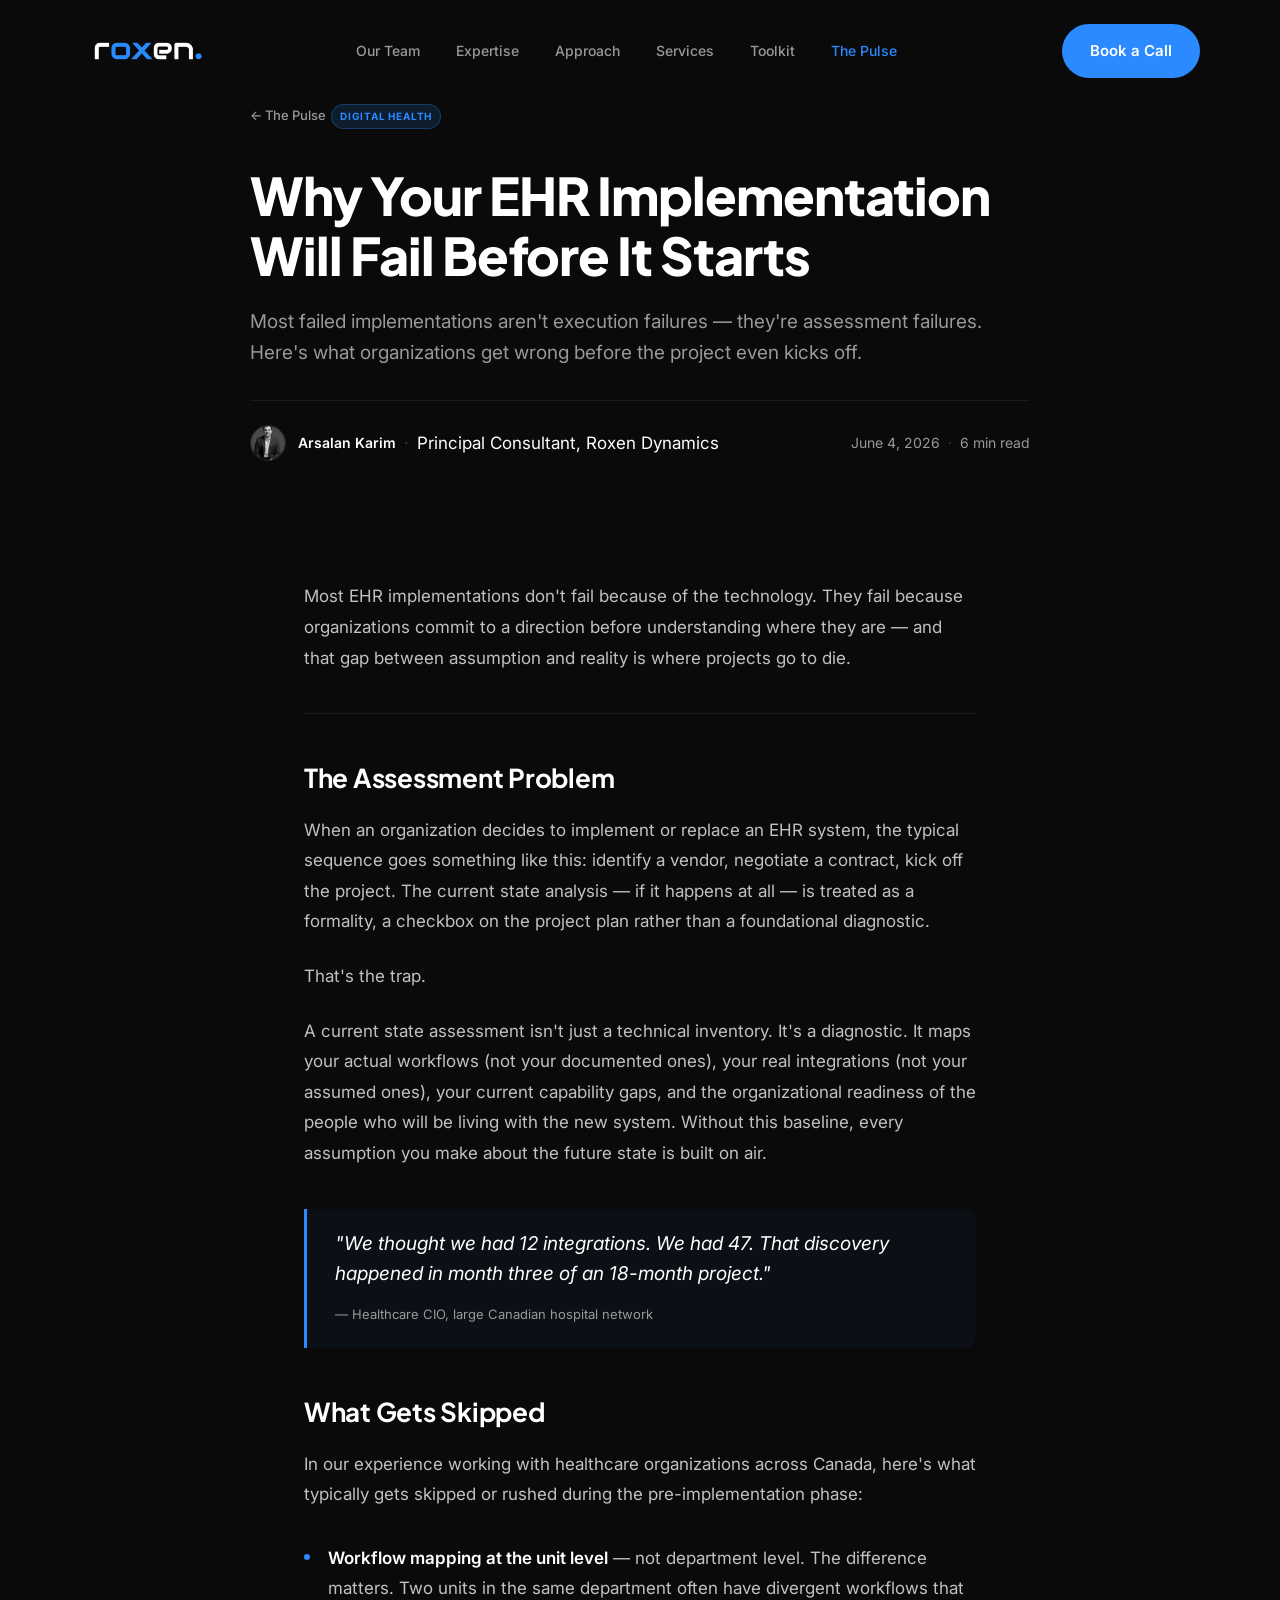
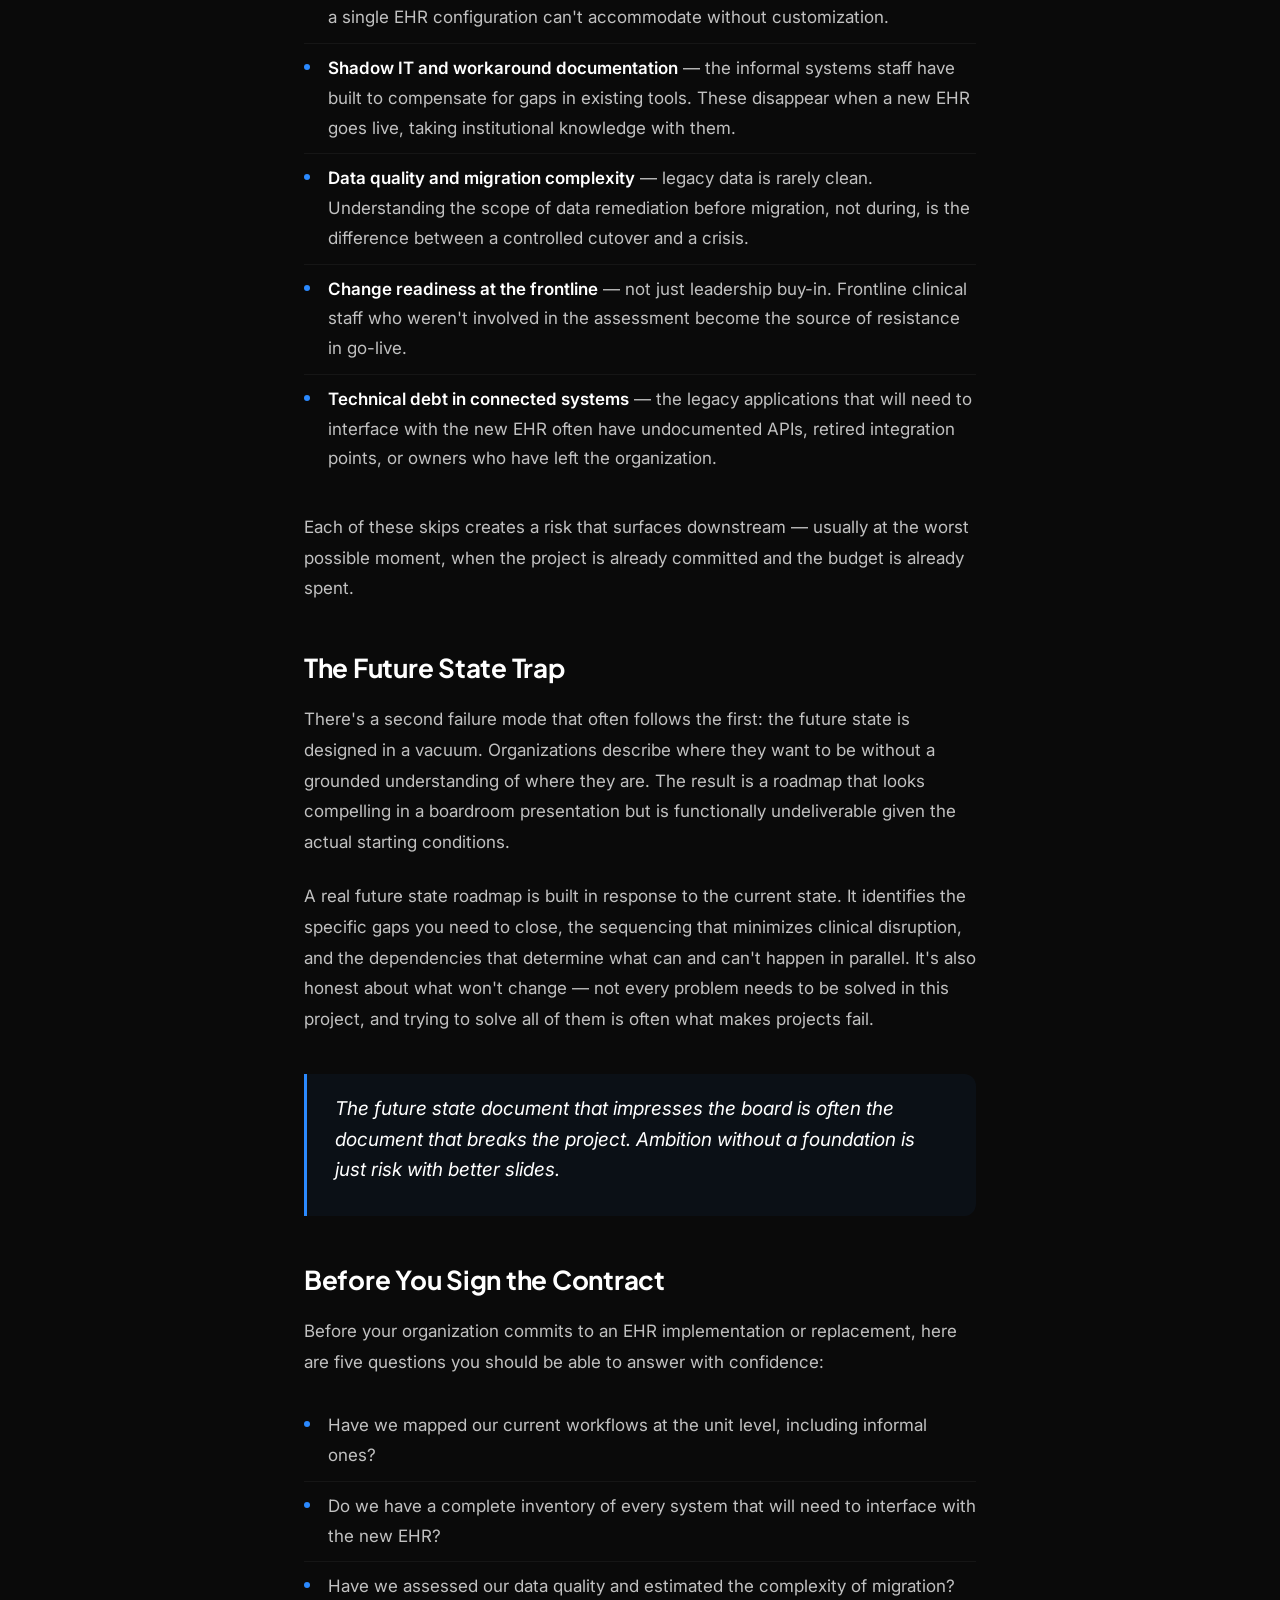
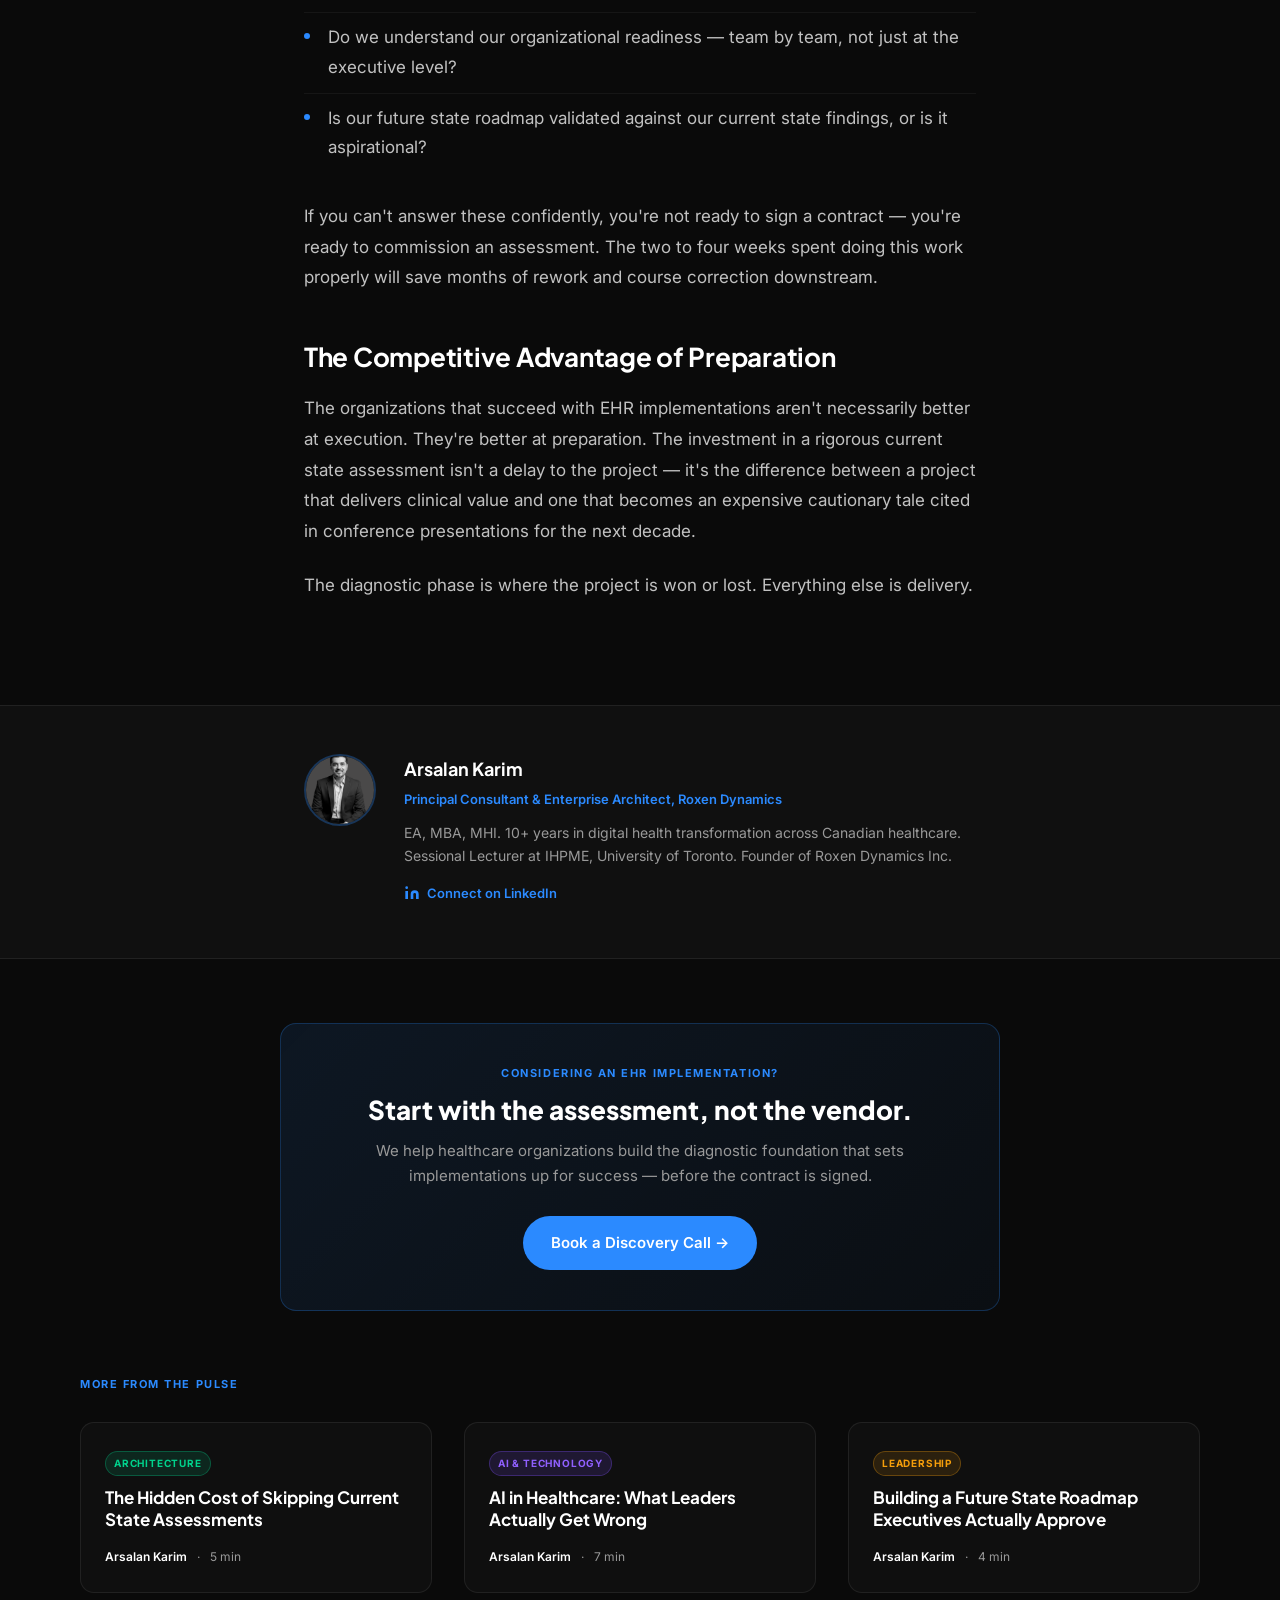
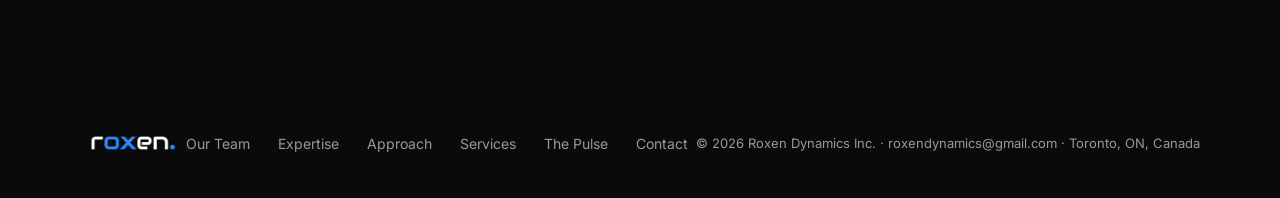
<file: docs/posts/ehr-implementation-fails.html>
<!DOCTYPE html>
<html lang="en">

<head>
  <meta charset="UTF-8" />
  <meta name="viewport" content="width=device-width, initial-scale=1.0" />
  <title>Why Your EHR Implementation Will Fail Before It Starts — The Pulse | Roxen Dynamics</title>
  <meta name="description" content="Most failed EHR implementations aren't execution failures — they're assessment failures. Here's what organizations get wrong before the project even kicks off." />
  <meta property="og:title" content="Why Your EHR Implementation Will Fail Before It Starts" />
  <meta property="og:description" content="Most failed implementations aren't execution failures — they're assessment failures." />
  <meta property="og:type" content="article" />
  <link rel="preconnect" href="https://fonts.googleapis.com" />
  <link rel="preconnect" href="https://fonts.gstatic.com" crossorigin />
  <link rel="stylesheet" href="../style.css" />
</head>

<body>

  <!-- ── NAV ─────────────────────────────────────── -->
  <nav id="nav" aria-label="Primary navigation">
    <div class="container">
      <div class="nav-inner">
        <a href="../index.html" class="nav-logo"><img src="../logo-white.png" class="nav-logo-img" alt="Roxen Dynamics" /></a>
        <ul class="nav-links">
          <li><a href="../index.html#team">Our Team</a></li>
          <li><a href="../index.html#expertise">Expertise</a></li>
          <li><a href="../index.html#approach">Approach</a></li>
          <li><a href="../index.html#services">Services</a></li>
          <li><a href="../index.html#toolkit">Toolkit</a></li>
          <li><a href="../pulse.html" class="nav-active">The Pulse</a></li>
        </ul>
        <a href="../index.html#cta" class="btn btn-primary nav-cta">Book a Call</a>
        <button class="hamburger" aria-label="Open menu">
          <span></span><span></span><span></span>
        </button>
      </div>
    </div>
  </nav>

  <!-- Mobile menu -->
  <div class="mobile-menu" aria-hidden="true">
    <a href="../index.html#team">Our Team</a>
    <a href="../index.html#expertise">Expertise</a>
    <a href="../index.html#approach">Approach</a>
    <a href="../index.html#services">Services</a>
    <a href="../index.html#toolkit">Toolkit</a>
    <a href="../pulse.html">The Pulse</a>
    <a href="../index.html#cta" class="btn btn-primary" style="margin-top:8px;padding:8px 28px">Book a Call</a>
  </div>

  <main>

    <!-- ── POST HERO ─────────────────────────────── -->
    <header class="post-hero">
      <div class="container">
        <div class="post-hero-inner">
          <a href="../pulse.html" class="post-breadcrumb">&larr; The Pulse</a>
          <span class="pulse-tag pulse-tag--health">Digital Health</span>
          <h1 class="post-title">Why Your EHR Implementation Will Fail Before It Starts</h1>
          <p class="post-deck">Most failed implementations aren't execution failures — they're assessment failures. Here's what organizations get wrong before the project even kicks off.</p>
          <div class="post-meta-bar">
            <img src="../arsalan_profile2.png" alt="Arsalan Karim" class="pulse-avatar" />
            <div class="post-meta-text">
              <span class="pulse-author">Arsalan Karim</span>
              <span class="pulse-meta-sep">·</span>
              <span>Principal Consultant, Roxen Dynamics</span>
            </div>
            <div class="post-meta-right">
              <span>June 4, 2026</span>
              <span class="pulse-meta-sep">·</span>
              <span>6 min read</span>
            </div>
          </div>
        </div>
      </div>
    </header>
    <!-- ── ARTICLE BODY ──────────────────────────── -->
    <article class="post-body">
      <div class="post-body-inner">

        <p class="post-lead">Most EHR implementations don't fail because of the technology. They fail because organizations commit to a direction before understanding where they are — and that gap between assumption and reality is where projects go to die.</p>

        <h2>The Assessment Problem</h2>

        <p>When an organization decides to implement or replace an EHR system, the typical sequence goes something like this: identify a vendor, negotiate a contract, kick off the project. The current state analysis — if it happens at all — is treated as a formality, a checkbox on the project plan rather than a foundational diagnostic.</p>

        <p>That's the trap.</p>

        <p>A current state assessment isn't just a technical inventory. It's a diagnostic. It maps your actual workflows (not your documented ones), your real integrations (not your assumed ones), your current capability gaps, and the organizational readiness of the people who will be living with the new system. Without this baseline, every assumption you make about the future state is built on air.</p>

        <blockquote class="post-quote">
          <p>"We thought we had 12 integrations. We had 47. That discovery happened in month three of an 18-month project."</p>
          <cite>— Healthcare CIO, large Canadian hospital network</cite>
        </blockquote>

        <h2>What Gets Skipped</h2>

        <p>In our experience working with healthcare organizations across Canada, here's what typically gets skipped or rushed during the pre-implementation phase:</p>

        <ul class="post-list">
          <li><strong>Workflow mapping at the unit level</strong> — not department level. The difference matters. Two units in the same department often have divergent workflows that a single EHR configuration can't accommodate without customization.</li>
          <li><strong>Shadow IT and workaround documentation</strong> — the informal systems staff have built to compensate for gaps in existing tools. These disappear when a new EHR goes live, taking institutional knowledge with them.</li>
          <li><strong>Data quality and migration complexity</strong> — legacy data is rarely clean. Understanding the scope of data remediation before migration, not during, is the difference between a controlled cutover and a crisis.</li>
          <li><strong>Change readiness at the frontline</strong> — not just leadership buy-in. Frontline clinical staff who weren't involved in the assessment become the source of resistance in go-live.</li>
          <li><strong>Technical debt in connected systems</strong> — the legacy applications that will need to interface with the new EHR often have undocumented APIs, retired integration points, or owners who have left the organization.</li>
        </ul>

        <p>Each of these skips creates a risk that surfaces downstream — usually at the worst possible moment, when the project is already committed and the budget is already spent.</p>

        <h2>The Future State Trap</h2>

        <p>There's a second failure mode that often follows the first: the future state is designed in a vacuum. Organizations describe where they want to be without a grounded understanding of where they are. The result is a roadmap that looks compelling in a boardroom presentation but is functionally undeliverable given the actual starting conditions.</p>

        <p>A real future state roadmap is built in response to the current state. It identifies the specific gaps you need to close, the sequencing that minimizes clinical disruption, and the dependencies that determine what can and can't happen in parallel. It's also honest about what won't change — not every problem needs to be solved in this project, and trying to solve all of them is often what makes projects fail.</p>

        <blockquote class="post-quote">
          <p>The future state document that impresses the board is often the document that breaks the project. Ambition without a foundation is just risk with better slides.</p>
        </blockquote>

        <h2>Before You Sign the Contract</h2>

        <p>Before your organization commits to an EHR implementation or replacement, here are five questions you should be able to answer with confidence:</p>

        <ul class="post-list">
          <li>Have we mapped our current workflows at the unit level, including informal ones?</li>
          <li>Do we have a complete inventory of every system that will need to interface with the new EHR?</li>
          <li>Have we assessed our data quality and estimated the complexity of migration?</li>
          <li>Do we understand our organizational readiness — team by team, not just at the executive level?</li>
          <li>Is our future state roadmap validated against our current state findings, or is it aspirational?</li>
        </ul>

        <p>If you can't answer these confidently, you're not ready to sign a contract — you're ready to commission an assessment. The two to four weeks spent doing this work properly will save months of rework and course correction downstream.</p>

        <h2>The Competitive Advantage of Preparation</h2>

        <p>The organizations that succeed with EHR implementations aren't necessarily better at execution. They're better at preparation. The investment in a rigorous current state assessment isn't a delay to the project — it's the difference between a project that delivers clinical value and one that becomes an expensive cautionary tale cited in conference presentations for the next decade.</p>

        <p>The diagnostic phase is where the project is won or lost. Everything else is delivery.</p>

      </div>
    </article>

    <!-- ── AUTHOR BIO ─────────────────────────────── -->
    <div class="post-author-bio">
      <div class="post-author-bio-inner">
        <img src="../arsalan_profile2.png" alt="Arsalan Karim" class="post-author-img" />
        <div class="post-author-info">
          <p class="post-author-name">Arsalan Karim</p>
          <p class="post-author-role">Principal Consultant &amp; Enterprise Architect, Roxen Dynamics</p>
          <p class="post-author-desc">EA, MBA, MHI. 10+ years in digital health transformation across Canadian healthcare. Sessional Lecturer at IHPME, University of Toronto. Founder of Roxen Dynamics Inc.</p>
          <a href="https://www.linkedin.com/in/arsalan-karim/" target="_blank" rel="noopener" class="post-author-linkedin">
            <svg width="16" height="16" viewBox="0 0 24 24" fill="currentColor"><path d="M16 8a6 6 0 016 6v7h-4v-7a2 2 0 00-2-2 2 2 0 00-2 2v7h-4v-7a6 6 0 016-6zM2 9h4v12H2z"/><circle cx="4" cy="4" r="2"/></svg>
            Connect on LinkedIn
          </a>
        </div>
      </div>
    </div>

    <!-- ── POST CTA ───────────────────────────────── -->
    <div class="post-cta-box">
      <div class="post-cta-inner">
        <p class="post-cta-eyebrow">Considering an EHR implementation?</p>
        <h3 class="post-cta-title">Start with the assessment, not the vendor.</h3>
        <p class="post-cta-text">We help healthcare organizations build the diagnostic foundation that sets implementations up for success — before the contract is signed.</p>
        <a href="../index.html#cta" class="btn btn-primary">Book a Discovery Call &rarr;</a>
      </div>
    </div>

    <!-- ── RELATED ARTICLES ───────────────────────── -->
    <section class="post-related">
      <div class="container">
        <p class="pulse-section-label">More from The Pulse</p>
        <div class="pulse-grid pulse-grid--related">

          <article class="pulse-card fade-up">
            <div class="pulse-card-body">
              <span class="pulse-tag pulse-tag--arch">Architecture</span>
              <h3 class="pulse-card-title">
                <a href="current-state-assessment-cost.html">The Hidden Cost of Skipping Current State Assessments</a>
              </h3>
              <div class="pulse-meta pulse-meta--sm">
                <span class="pulse-author">Arsalan Karim</span>
                <span class="pulse-meta-sep">·</span>
                <span>5 min</span>
              </div>
            </div>
          </article>

          <article class="pulse-card fade-up">
            <div class="pulse-card-body">
              <span class="pulse-tag pulse-tag--ai">AI &amp; Technology</span>
              <h3 class="pulse-card-title">
                <a href="ai-healthcare-leaders-get-wrong.html">AI in Healthcare: What Leaders Actually Get Wrong</a>
              </h3>
              <div class="pulse-meta pulse-meta--sm">
                <span class="pulse-author">Arsalan Karim</span>
                <span class="pulse-meta-sep">·</span>
                <span>7 min</span>
              </div>
            </div>
          </article>

          <article class="pulse-card fade-up">
            <div class="pulse-card-body">
              <span class="pulse-tag pulse-tag--strategy">Leadership</span>
              <h3 class="pulse-card-title">
                <a href="future-state-roadmap-executive-buyin.html">Building a Future State Roadmap Executives Actually Approve</a>
              </h3>
              <div class="pulse-meta pulse-meta--sm">
                <span class="pulse-author">Arsalan Karim</span>
                <span class="pulse-meta-sep">·</span>
                <span>4 min</span>
              </div>
            </div>
          </article>

        </div>
      </div>
    </section>

  </main>

  <!-- ── FOOTER ────────────────────────────────── -->
  <footer aria-label="Site footer">
    <div class="container">
      <div class="footer-inner">
        <img src="../logo-white.png" class="footer-logo" alt="Roxen Dynamics" />
        <nav aria-label="Footer navigation">
          <ul class="footer-links">
            <li><a href="../index.html#team">Our Team</a></li>
            <li><a href="../index.html#expertise">Expertise</a></li>
            <li><a href="../index.html#approach">Approach</a></li>
            <li><a href="../index.html#services">Services</a></li>
            <li><a href="../pulse.html">The Pulse</a></li>
            <li><a href="../index.html#cta">Contact</a></li>
          </ul>
        </nav>
        <address class="footer-copy">
          <span>&copy; 2026 Roxen Dynamics Inc.</span> &middot;
          <a href="mailto:roxendynamics@gmail.com" rel="nofollow">roxendynamics@gmail.com</a> &middot;
          <span>Toronto, ON, Canada</span>
        </address>
      </div>
    </div>
  </footer>

  <script src="../script.js" defer></script>
</body>
</html>
</file>
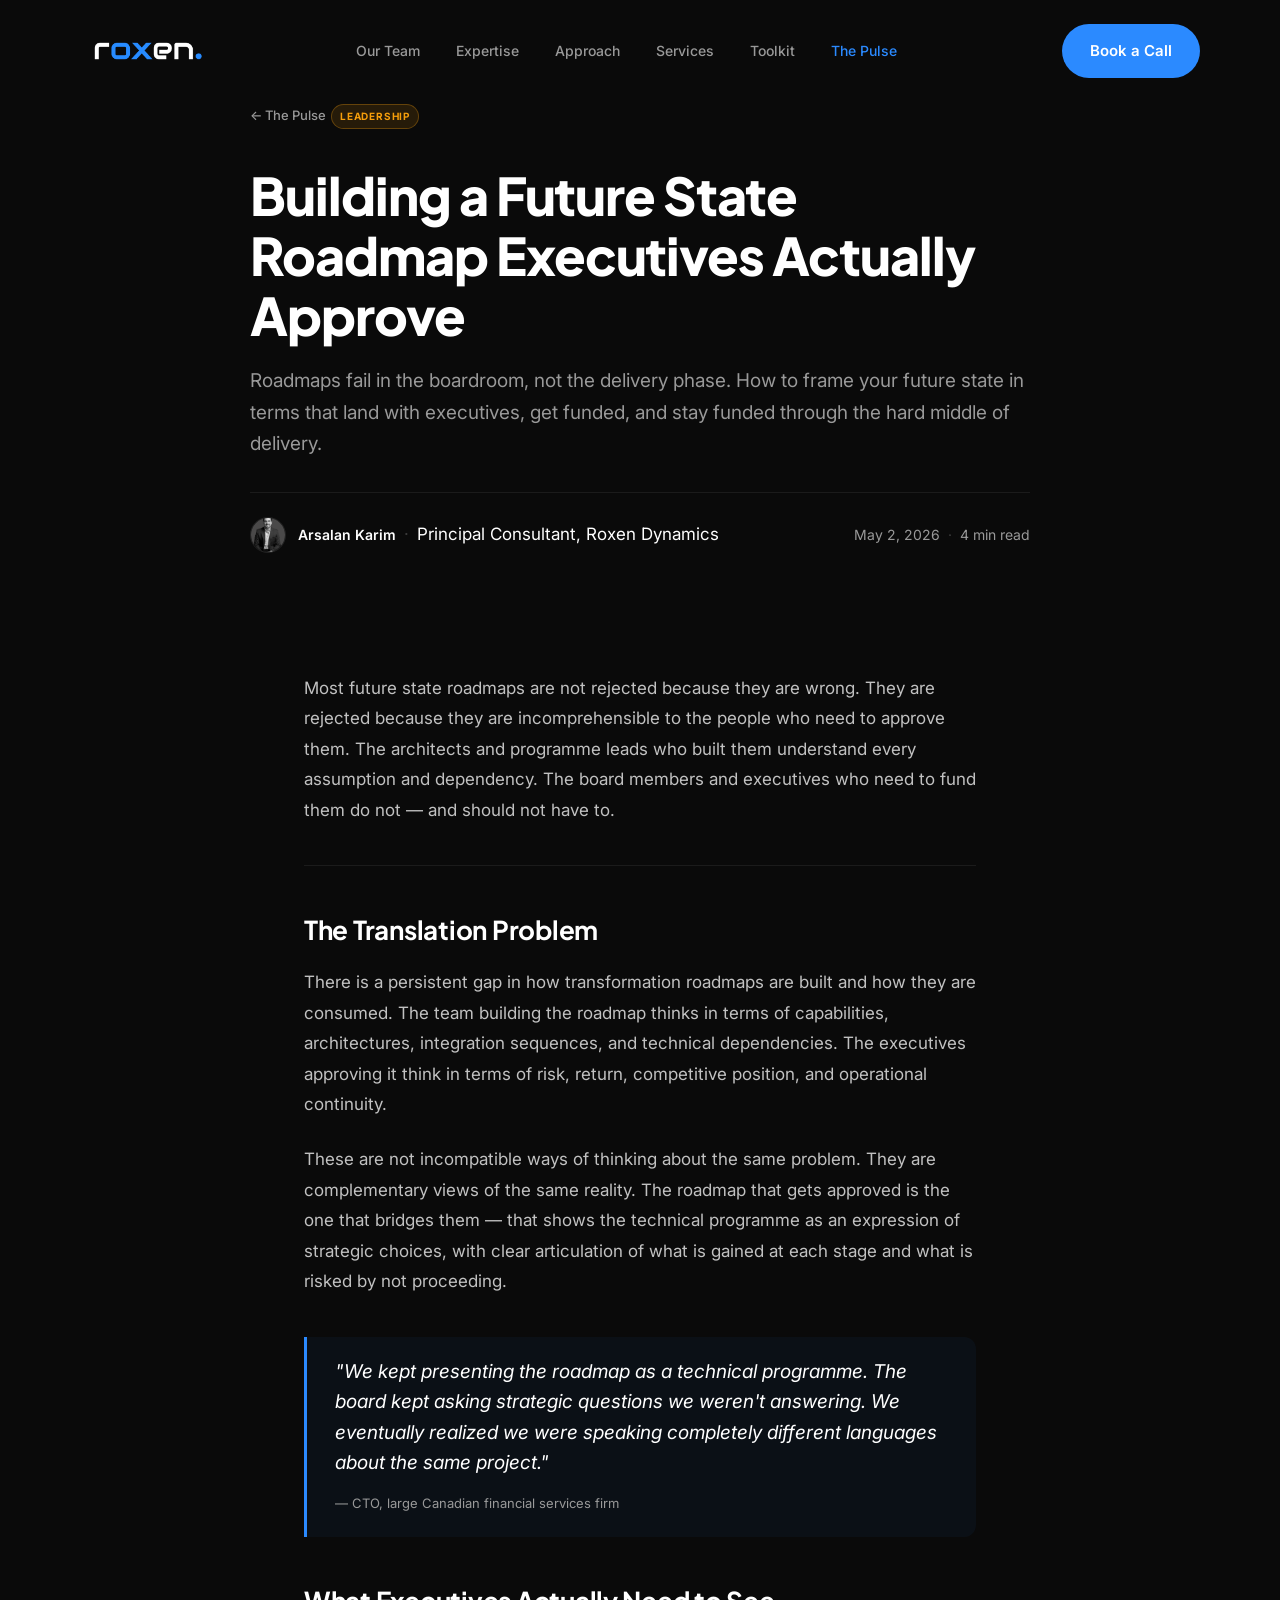
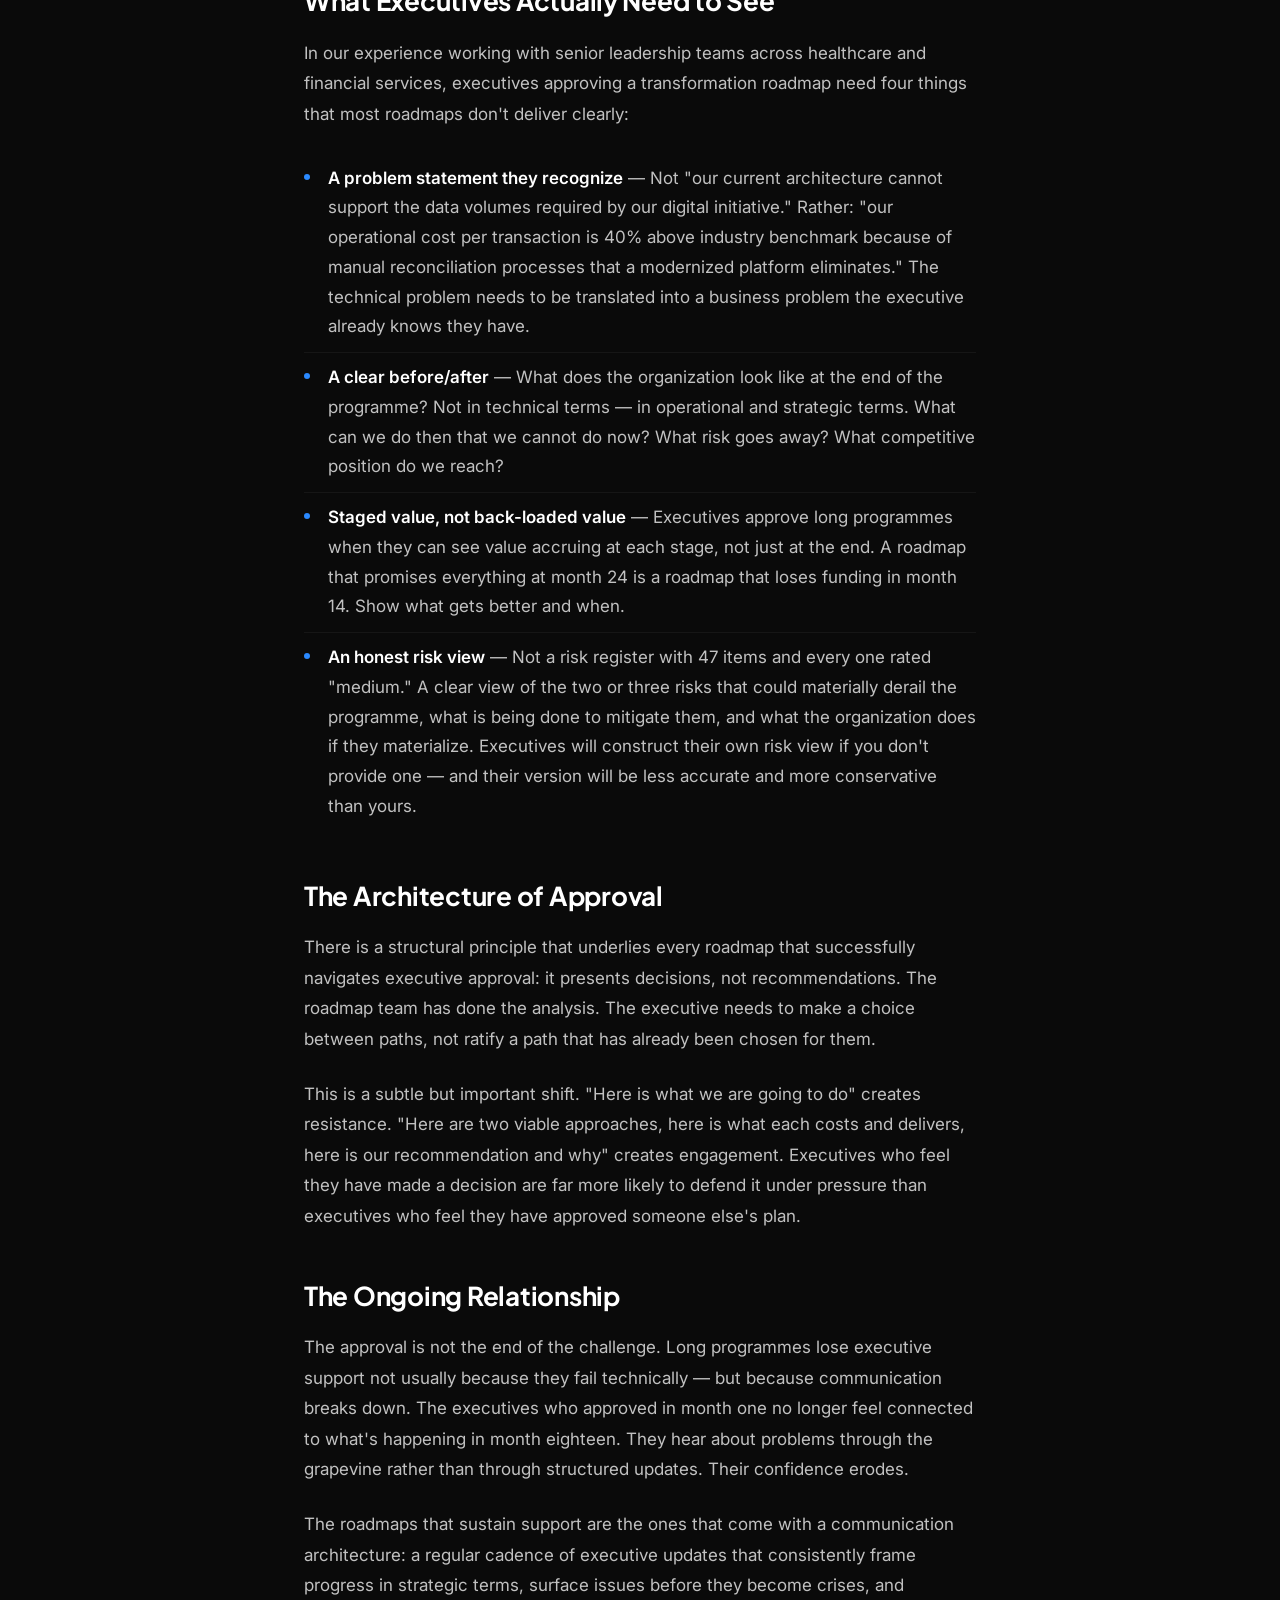
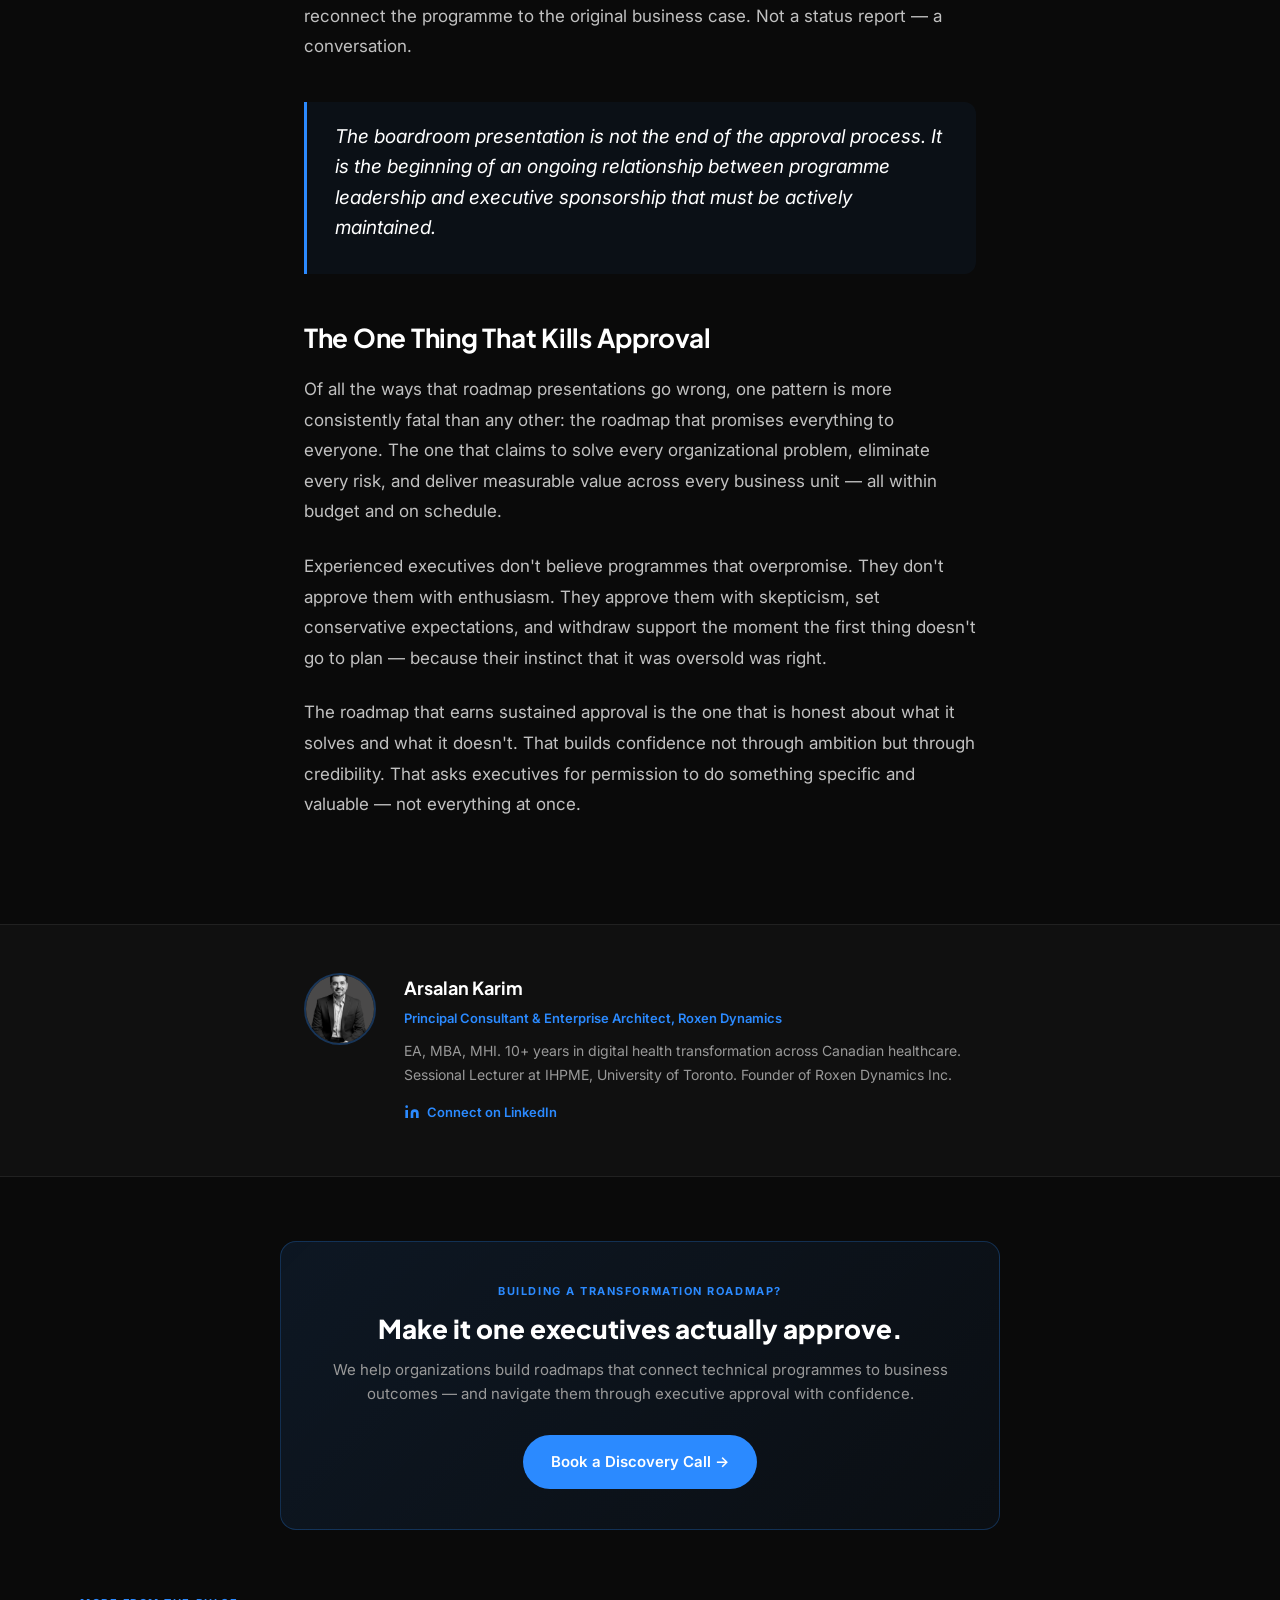
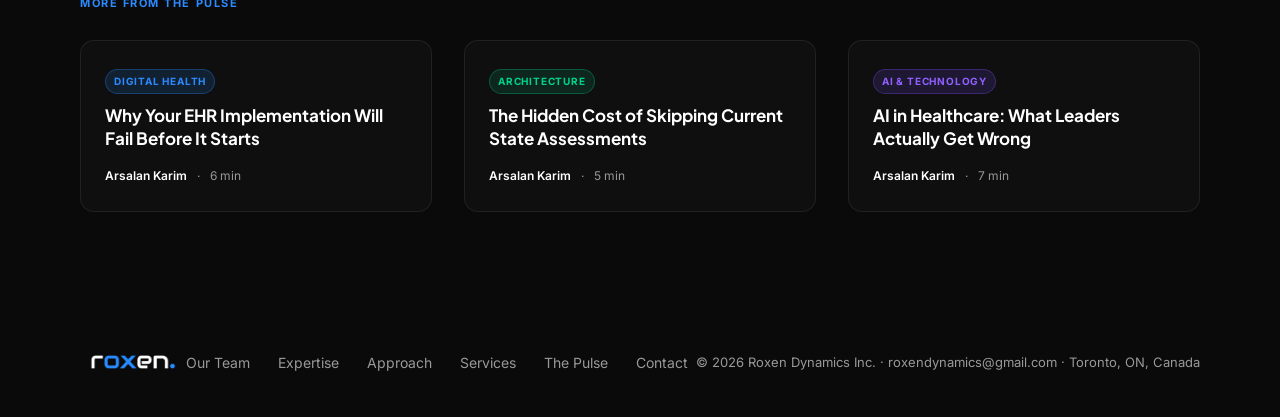
<file: docs/posts/future-state-roadmap-executive-buyin.html>
<!DOCTYPE html>
<html lang="en">

<head>
  <meta charset="UTF-8" />
  <meta name="viewport" content="width=device-width, initial-scale=1.0" />
  <title>Building a Future State Roadmap Executives Actually Approve — The Pulse | Roxen Dynamics</title>
  <meta name="description" content="Roadmaps fail in the boardroom, not the delivery phase. How to frame your future state in terms that land with executives and get funded." />
  <meta property="og:title" content="Building a Future State Roadmap Executives Actually Approve" />
  <meta property="og:description" content="Roadmaps fail in the boardroom, not the delivery phase. How to frame your future state in terms executives understand." />
  <meta property="og:type" content="article" />
  <link rel="preconnect" href="https://fonts.googleapis.com" />
  <link rel="preconnect" href="https://fonts.gstatic.com" crossorigin />
  <link rel="stylesheet" href="../style.css" />
</head>

<body>

  <!-- ── NAV ─────────────────────────────────────── -->
  <nav id="nav" aria-label="Primary navigation">
    <div class="container">
      <div class="nav-inner">
        <a href="../index.html" class="nav-logo"><img src="../logo-white.png" class="nav-logo-img" alt="Roxen Dynamics" /></a>
        <ul class="nav-links">
          <li><a href="../index.html#team">Our Team</a></li>
          <li><a href="../index.html#expertise">Expertise</a></li>
          <li><a href="../index.html#approach">Approach</a></li>
          <li><a href="../index.html#services">Services</a></li>
          <li><a href="../index.html#toolkit">Toolkit</a></li>
          <li><a href="../pulse.html" class="nav-active">The Pulse</a></li>
        </ul>
        <a href="../index.html#cta" class="btn btn-primary nav-cta">Book a Call</a>
        <button class="hamburger" aria-label="Open menu">
          <span></span><span></span><span></span>
        </button>
      </div>
    </div>
  </nav>

  <!-- Mobile menu -->
  <div class="mobile-menu" aria-hidden="true">
    <a href="../index.html#team">Our Team</a>
    <a href="../index.html#expertise">Expertise</a>
    <a href="../index.html#approach">Approach</a>
    <a href="../index.html#services">Services</a>
    <a href="../index.html#toolkit">Toolkit</a>
    <a href="../pulse.html">The Pulse</a>
    <a href="../index.html#cta" class="btn btn-primary" style="margin-top:8px;padding:8px 28px">Book a Call</a>
  </div>

  <main>

    <!-- ── POST HERO ─────────────────────────────── -->
    <header class="post-hero">
      <div class="container">
        <div class="post-hero-inner">
          <a href="../pulse.html" class="post-breadcrumb">&larr; The Pulse</a>
          <span class="pulse-tag pulse-tag--strategy">Leadership</span>
          <h1 class="post-title">Building a Future State Roadmap Executives Actually Approve</h1>
          <p class="post-deck">Roadmaps fail in the boardroom, not the delivery phase. How to frame your future state in terms that land with executives, get funded, and stay funded through the hard middle of delivery.</p>
          <div class="post-meta-bar">
            <img src="../arsalan_profile2.png" alt="Arsalan Karim" class="pulse-avatar" />
            <div class="post-meta-text">
              <span class="pulse-author">Arsalan Karim</span>
              <span class="pulse-meta-sep">·</span>
              <span>Principal Consultant, Roxen Dynamics</span>
            </div>
            <div class="post-meta-right">
              <span>May 2, 2026</span>
              <span class="pulse-meta-sep">·</span>
              <span>4 min read</span>
            </div>
          </div>
        </div>
      </div>
    </header>
    <!-- ── ARTICLE BODY ──────────────────────────── -->
    <article class="post-body">
      <div class="post-body-inner">

        <p class="post-lead">Most future state roadmaps are not rejected because they are wrong. They are rejected because they are incomprehensible to the people who need to approve them. The architects and programme leads who built them understand every assumption and dependency. The board members and executives who need to fund them do not — and should not have to.</p>

        <h2>The Translation Problem</h2>

        <p>There is a persistent gap in how transformation roadmaps are built and how they are consumed. The team building the roadmap thinks in terms of capabilities, architectures, integration sequences, and technical dependencies. The executives approving it think in terms of risk, return, competitive position, and operational continuity.</p>

        <p>These are not incompatible ways of thinking about the same problem. They are complementary views of the same reality. The roadmap that gets approved is the one that bridges them — that shows the technical programme as an expression of strategic choices, with clear articulation of what is gained at each stage and what is risked by not proceeding.</p>

        <blockquote class="post-quote">
          <p>"We kept presenting the roadmap as a technical programme. The board kept asking strategic questions we weren't answering. We eventually realized we were speaking completely different languages about the same project."</p>
          <cite>— CTO, large Canadian financial services firm</cite>
        </blockquote>

        <h2>What Executives Actually Need to See</h2>

        <p>In our experience working with senior leadership teams across healthcare and financial services, executives approving a transformation roadmap need four things that most roadmaps don't deliver clearly:</p>

        <ul class="post-list">
          <li><strong>A problem statement they recognize</strong> — Not "our current architecture cannot support the data volumes required by our digital initiative." Rather: "our operational cost per transaction is 40% above industry benchmark because of manual reconciliation processes that a modernized platform eliminates." The technical problem needs to be translated into a business problem the executive already knows they have.</li>
          <li><strong>A clear before/after</strong> — What does the organization look like at the end of the programme? Not in technical terms — in operational and strategic terms. What can we do then that we cannot do now? What risk goes away? What competitive position do we reach?</li>
          <li><strong>Staged value, not back-loaded value</strong> — Executives approve long programmes when they can see value accruing at each stage, not just at the end. A roadmap that promises everything at month 24 is a roadmap that loses funding in month 14. Show what gets better and when.</li>
          <li><strong>An honest risk view</strong> — Not a risk register with 47 items and every one rated "medium." A clear view of the two or three risks that could materially derail the programme, what is being done to mitigate them, and what the organization does if they materialize. Executives will construct their own risk view if you don't provide one — and their version will be less accurate and more conservative than yours.</li>
        </ul>

        <h2>The Architecture of Approval</h2>

        <p>There is a structural principle that underlies every roadmap that successfully navigates executive approval: it presents decisions, not recommendations. The roadmap team has done the analysis. The executive needs to make a choice between paths, not ratify a path that has already been chosen for them.</p>

        <p>This is a subtle but important shift. "Here is what we are going to do" creates resistance. "Here are two viable approaches, here is what each costs and delivers, here is our recommendation and why" creates engagement. Executives who feel they have made a decision are far more likely to defend it under pressure than executives who feel they have approved someone else's plan.</p>

        <h2>The Ongoing Relationship</h2>

        <p>The approval is not the end of the challenge. Long programmes lose executive support not usually because they fail technically — but because communication breaks down. The executives who approved in month one no longer feel connected to what's happening in month eighteen. They hear about problems through the grapevine rather than through structured updates. Their confidence erodes.</p>

        <p>The roadmaps that sustain support are the ones that come with a communication architecture: a regular cadence of executive updates that consistently frame progress in strategic terms, surface issues before they become crises, and reconnect the programme to the original business case. Not a status report — a conversation.</p>

        <blockquote class="post-quote">
          <p>The boardroom presentation is not the end of the approval process. It is the beginning of an ongoing relationship between programme leadership and executive sponsorship that must be actively maintained.</p>
        </blockquote>

        <h2>The One Thing That Kills Approval</h2>

        <p>Of all the ways that roadmap presentations go wrong, one pattern is more consistently fatal than any other: the roadmap that promises everything to everyone. The one that claims to solve every organizational problem, eliminate every risk, and deliver measurable value across every business unit — all within budget and on schedule.</p>

        <p>Experienced executives don't believe programmes that overpromise. They don't approve them with enthusiasm. They approve them with skepticism, set conservative expectations, and withdraw support the moment the first thing doesn't go to plan — because their instinct that it was oversold was right.</p>

        <p>The roadmap that earns sustained approval is the one that is honest about what it solves and what it doesn't. That builds confidence not through ambition but through credibility. That asks executives for permission to do something specific and valuable — not everything at once.</p>

      </div>
    </article>

    <!-- ── AUTHOR BIO ─────────────────────────────── -->
    <div class="post-author-bio">
      <div class="post-author-bio-inner">
        <img src="../arsalan_profile2.png" alt="Arsalan Karim" class="post-author-img" />
        <div class="post-author-info">
          <p class="post-author-name">Arsalan Karim</p>
          <p class="post-author-role">Principal Consultant &amp; Enterprise Architect, Roxen Dynamics</p>
          <p class="post-author-desc">EA, MBA, MHI. 10+ years in digital health transformation across Canadian healthcare. Sessional Lecturer at IHPME, University of Toronto. Founder of Roxen Dynamics Inc.</p>
          <a href="https://www.linkedin.com/in/arsalan-karim/" target="_blank" rel="noopener" class="post-author-linkedin">
            <svg width="16" height="16" viewBox="0 0 24 24" fill="currentColor"><path d="M16 8a6 6 0 016 6v7h-4v-7a2 2 0 00-2-2 2 2 0 00-2 2v7h-4v-7a6 6 0 016-6zM2 9h4v12H2z"/><circle cx="4" cy="4" r="2"/></svg>
            Connect on LinkedIn
          </a>
        </div>
      </div>
    </div>

    <!-- ── POST CTA ───────────────────────────────── -->
    <div class="post-cta-box">
      <div class="post-cta-inner">
        <p class="post-cta-eyebrow">Building a transformation roadmap?</p>
        <h3 class="post-cta-title">Make it one executives actually approve.</h3>
        <p class="post-cta-text">We help organizations build roadmaps that connect technical programmes to business outcomes — and navigate them through executive approval with confidence.</p>
        <a href="../index.html#cta" class="btn btn-primary">Book a Discovery Call &rarr;</a>
      </div>
    </div>

    <!-- ── RELATED ARTICLES ───────────────────────── -->
    <section class="post-related">
      <div class="container">
        <p class="pulse-section-label">More from The Pulse</p>
        <div class="pulse-grid pulse-grid--related">

          <article class="pulse-card fade-up">
            <div class="pulse-card-body">
              <span class="pulse-tag pulse-tag--health">Digital Health</span>
              <h3 class="pulse-card-title">
                <a href="ehr-implementation-fails.html">Why Your EHR Implementation Will Fail Before It Starts</a>
              </h3>
              <div class="pulse-meta pulse-meta--sm">
                <span class="pulse-author">Arsalan Karim</span>
                <span class="pulse-meta-sep">·</span>
                <span>6 min</span>
              </div>
            </div>
          </article>

          <article class="pulse-card fade-up">
            <div class="pulse-card-body">
              <span class="pulse-tag pulse-tag--arch">Architecture</span>
              <h3 class="pulse-card-title">
                <a href="current-state-assessment-cost.html">The Hidden Cost of Skipping Current State Assessments</a>
              </h3>
              <div class="pulse-meta pulse-meta--sm">
                <span class="pulse-author">Arsalan Karim</span>
                <span class="pulse-meta-sep">·</span>
                <span>5 min</span>
              </div>
            </div>
          </article>

          <article class="pulse-card fade-up">
            <div class="pulse-card-body">
              <span class="pulse-tag pulse-tag--ai">AI &amp; Technology</span>
              <h3 class="pulse-card-title">
                <a href="ai-healthcare-leaders-get-wrong.html">AI in Healthcare: What Leaders Actually Get Wrong</a>
              </h3>
              <div class="pulse-meta pulse-meta--sm">
                <span class="pulse-author">Arsalan Karim</span>
                <span class="pulse-meta-sep">·</span>
                <span>7 min</span>
              </div>
            </div>
          </article>

        </div>
      </div>
    </section>

  </main>

  <!-- ── FOOTER ────────────────────────────────── -->
  <footer aria-label="Site footer">
    <div class="container">
      <div class="footer-inner">
        <img src="../logo-white.png" class="footer-logo" alt="Roxen Dynamics" />
        <nav aria-label="Footer navigation">
          <ul class="footer-links">
            <li><a href="../index.html#team">Our Team</a></li>
            <li><a href="../index.html#expertise">Expertise</a></li>
            <li><a href="../index.html#approach">Approach</a></li>
            <li><a href="../index.html#services">Services</a></li>
            <li><a href="../pulse.html">The Pulse</a></li>
            <li><a href="../index.html#cta">Contact</a></li>
          </ul>
        </nav>
        <address class="footer-copy">
          <span>&copy; 2026 Roxen Dynamics Inc.</span> &middot;
          <a href="mailto:roxendynamics@gmail.com" rel="nofollow">roxendynamics@gmail.com</a> &middot;
          <span>Toronto, ON, Canada</span>
        </address>
      </div>
    </div>
  </footer>

  <script src="../script.js" defer></script>
</body>
</html>
</file>
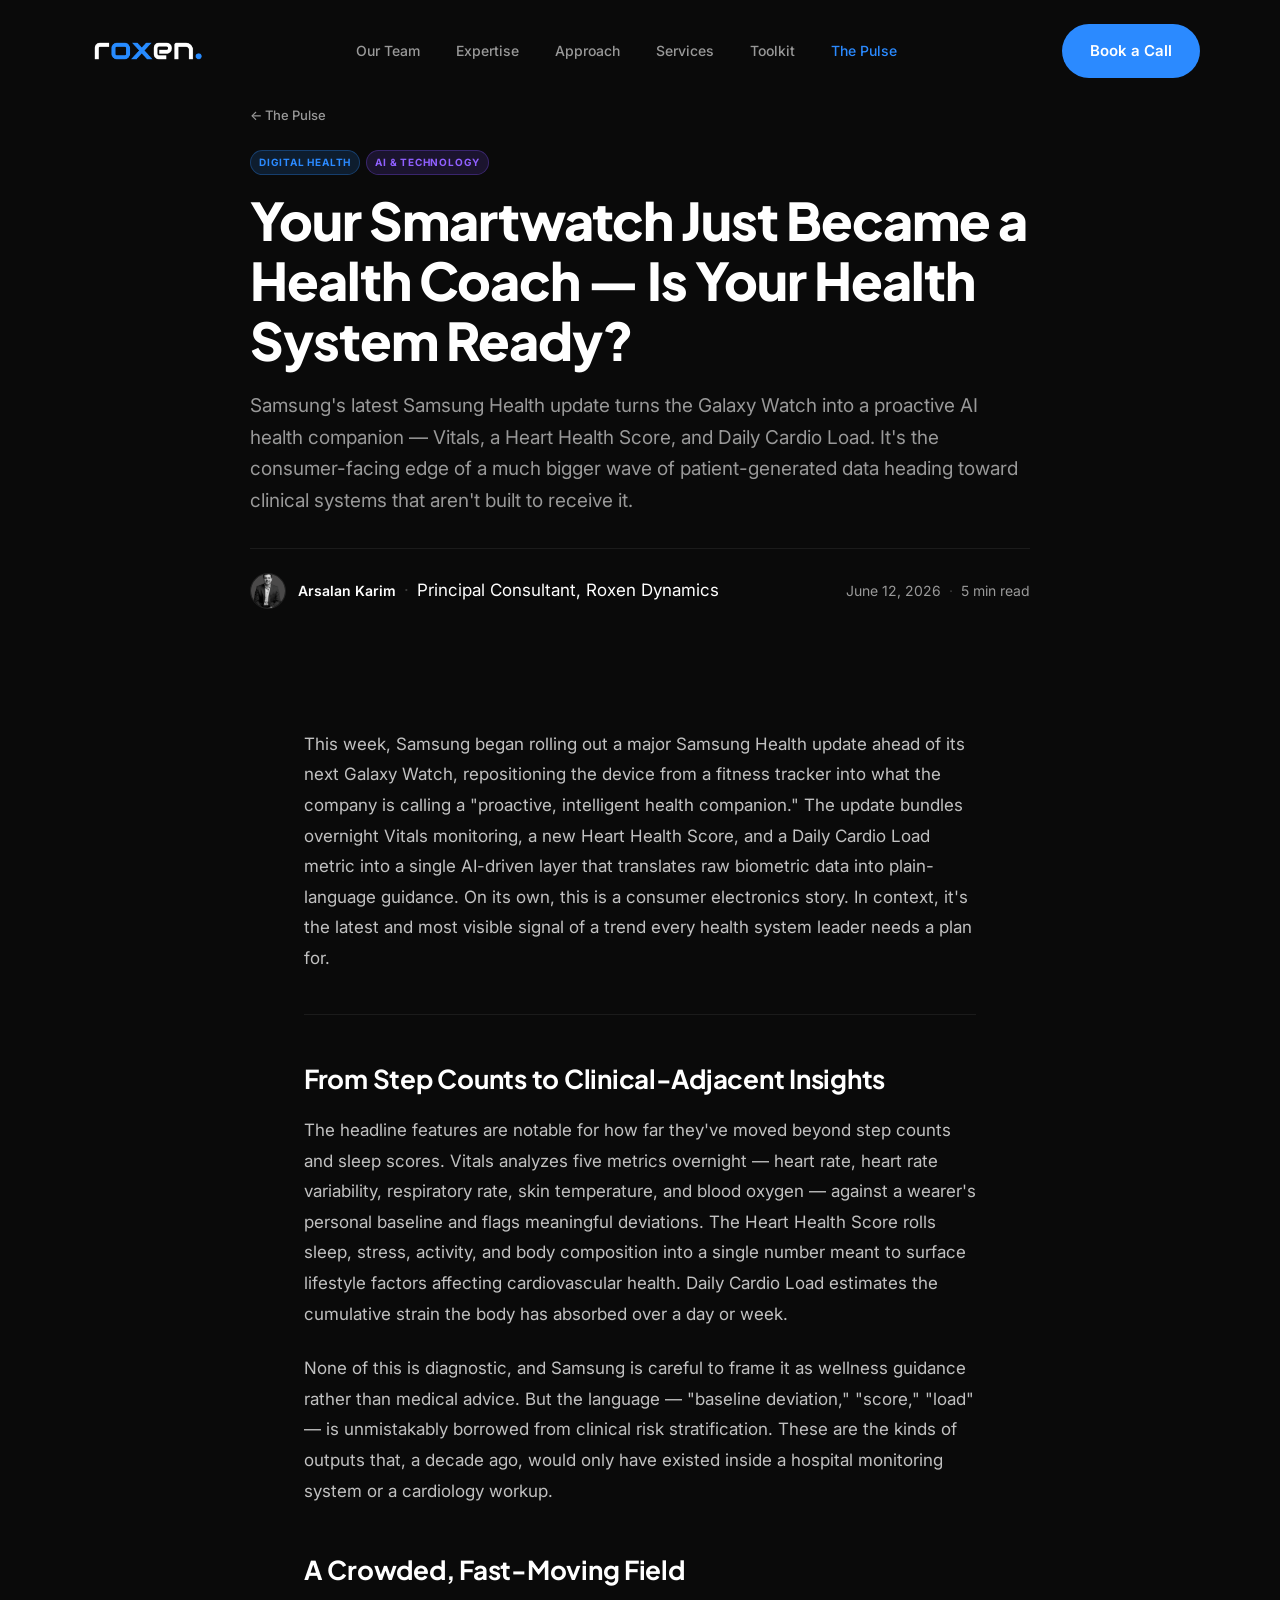
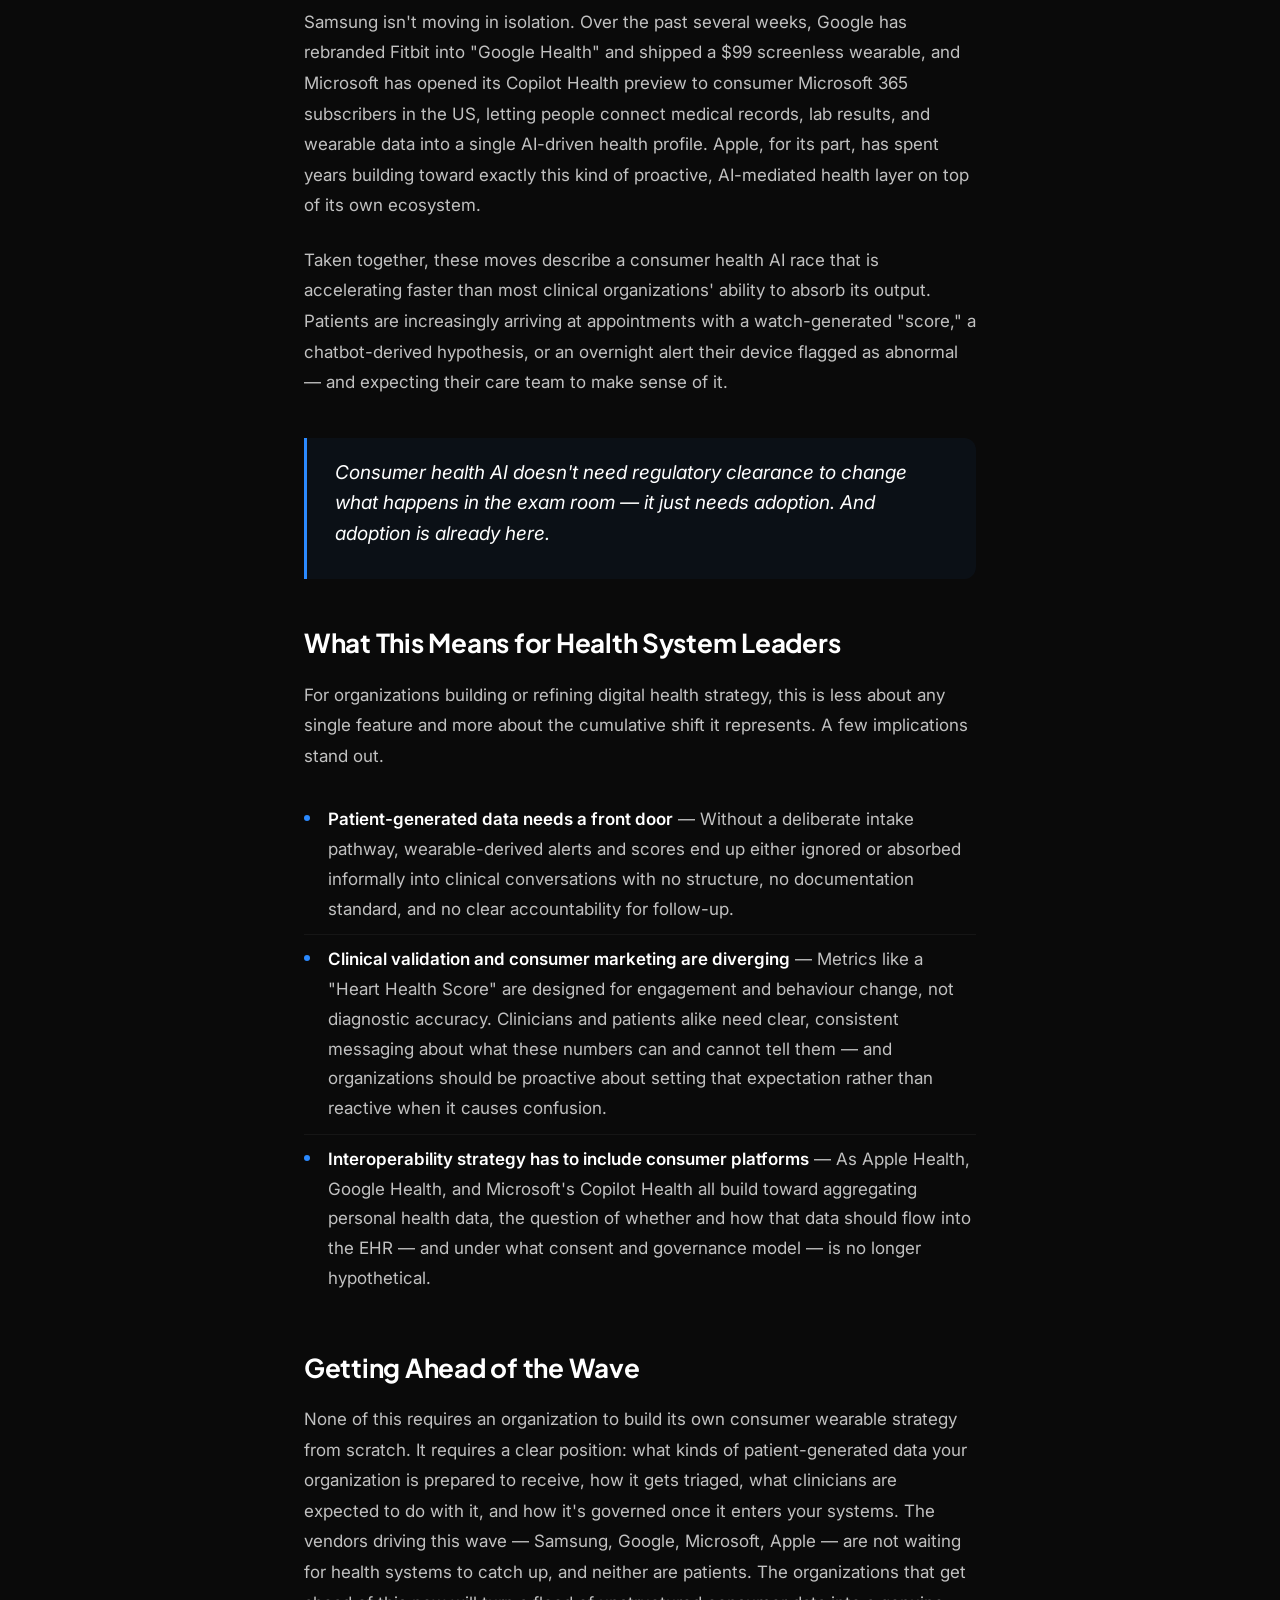
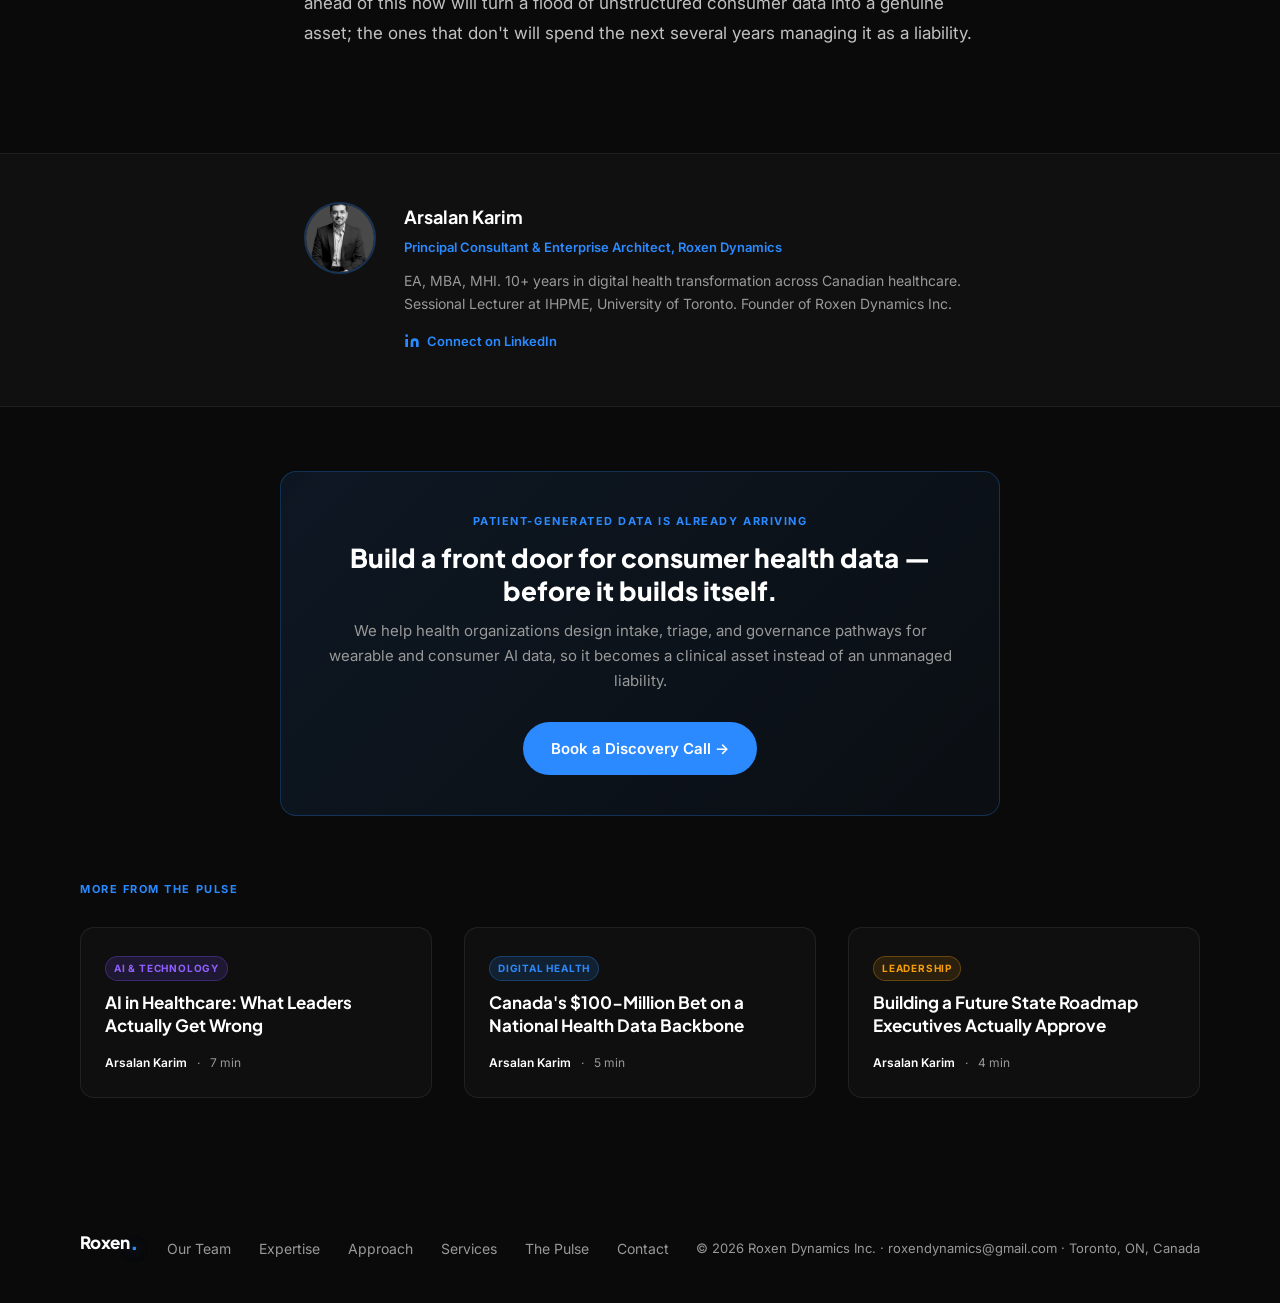
<file: docs/posts/smartwatch-health-coach-ai.html>
<!DOCTYPE html>
<html lang="en">

<head>
  <meta charset="UTF-8" />
  <meta name="viewport" content="width=device-width, initial-scale=1.0" />
  <title>Your Smartwatch Just Became a Health Coach — Is Your Health System Ready? — The Pulse | Roxen Dynamics</title>
  <meta name="description" content="Samsung's new AI-powered Galaxy Watch features turn everyday wearables into proactive health coaches. We look at what the consumer health AI race means for clinical workflows and data governance." />
  <meta property="og:title" content="Your Smartwatch Just Became a Health Coach — Is Your Health System Ready?" />
  <meta property="og:description" content="Samsung's new AI-powered Galaxy Watch features turn everyday wearables into proactive health coaches — and add to a growing wave of consumer health data that clinical systems aren't yet built to absorb." />
  <meta property="og:type" content="article" />
  <link rel="preconnect" href="https://fonts.googleapis.com" />
  <link rel="preconnect" href="https://fonts.gstatic.com" crossorigin />
  <link rel="stylesheet" href="../style.css" />
</head>

<body>

  <!-- ── NAV ─────────────────────────────────────── -->
  <nav id="nav" aria-label="Primary navigation">
    <div class="container">
      <div class="nav-inner">
        <a href="../index.html" class="nav-logo"><img src="../logo-white.png" class="nav-logo-img" alt="Roxen Dynamics" /></a>
        <ul class="nav-links">
          <li><a href="../index.html#team">Our Team</a></li>
          <li><a href="../index.html#expertise">Expertise</a></li>
          <li><a href="../index.html#approach">Approach</a></li>
          <li><a href="../index.html#services">Services</a></li>
          <li><a href="../index.html#toolkit">Toolkit</a></li>
          <li><a href="../pulse.html" class="nav-active">The Pulse</a></li>
        </ul>
        <a href="../index.html#cta" class="btn btn-primary nav-cta">Book a Call</a>
        <button class="hamburger" aria-label="Open menu">
          <span></span><span></span><span></span>
        </button>
      </div>
    </div>
  </nav>

  <!-- Mobile menu -->
  <div class="mobile-menu" aria-hidden="true">
    <a href="../index.html#team">Our Team</a>
    <a href="../index.html#expertise">Expertise</a>
    <a href="../index.html#approach">Approach</a>
    <a href="../index.html#services">Services</a>
    <a href="../index.html#toolkit">Toolkit</a>
    <a href="../pulse.html">The Pulse</a>
    <a href="../index.html#cta" class="btn btn-primary" style="margin-top:8px;padding:8px 28px">Book a Call</a>
  </div>

  <main>

    <!-- ── POST HERO ─────────────────────────────── -->
    <header class="post-hero">
      <div class="container">
        <div class="post-hero-inner">
          <a href="../pulse.html" class="post-breadcrumb">&larr; The Pulse</a>
          <div class="pulse-tags">
            <span class="pulse-tag pulse-tag--health">Digital Health</span>
            <span class="pulse-tag pulse-tag--ai">AI &amp; Technology</span>
          </div>
          <h1 class="post-title">Your Smartwatch Just Became a Health Coach — Is Your Health System Ready?</h1>
          <p class="post-deck">Samsung's latest Samsung Health update turns the Galaxy Watch into a proactive AI health companion — Vitals, a Heart Health Score, and Daily Cardio Load. It's the consumer-facing edge of a much bigger wave of patient-generated data heading toward clinical systems that aren't built to receive it.</p>
          <div class="post-meta-bar">
            <img src="../arsalan_profile2.png" alt="Arsalan Karim" class="pulse-avatar" />
            <div class="post-meta-text">
              <span class="pulse-author">Arsalan Karim</span>
              <span class="pulse-meta-sep">·</span>
              <span>Principal Consultant, Roxen Dynamics</span>
            </div>
            <div class="post-meta-right">
              <span>June 12, 2026</span>
              <span class="pulse-meta-sep">·</span>
              <span>5 min read</span>
            </div>
          </div>
        </div>
      </div>
    </header>

    <!-- ── ARTICLE BODY ──────────────────────────── -->
    <article class="post-body">
      <div class="post-body-inner">

        <p class="post-lead">This week, Samsung began rolling out a major Samsung Health update ahead of its next Galaxy Watch, repositioning the device from a fitness tracker into what the company is calling a "proactive, intelligent health companion." The update bundles overnight Vitals monitoring, a new Heart Health Score, and a Daily Cardio Load metric into a single AI-driven layer that translates raw biometric data into plain-language guidance. On its own, this is a consumer electronics story. In context, it's the latest and most visible signal of a trend every health system leader needs a plan for.</p>

        <h2>From Step Counts to Clinical-Adjacent Insights</h2>

        <p>The headline features are notable for how far they've moved beyond step counts and sleep scores. Vitals analyzes five metrics overnight — heart rate, heart rate variability, respiratory rate, skin temperature, and blood oxygen — against a wearer's personal baseline and flags meaningful deviations. The Heart Health Score rolls sleep, stress, activity, and body composition into a single number meant to surface lifestyle factors affecting cardiovascular health. Daily Cardio Load estimates the cumulative strain the body has absorbed over a day or week.</p>

        <p>None of this is diagnostic, and Samsung is careful to frame it as wellness guidance rather than medical advice. But the language — "baseline deviation," "score," "load" — is unmistakably borrowed from clinical risk stratification. These are the kinds of outputs that, a decade ago, would only have existed inside a hospital monitoring system or a cardiology workup.</p>

        <h2>A Crowded, Fast-Moving Field</h2>

        <p>Samsung isn't moving in isolation. Over the past several weeks, Google has rebranded Fitbit into "Google Health" and shipped a $99 screenless wearable, and Microsoft has opened its Copilot Health preview to consumer Microsoft 365 subscribers in the US, letting people connect medical records, lab results, and wearable data into a single AI-driven health profile. Apple, for its part, has spent years building toward exactly this kind of proactive, AI-mediated health layer on top of its own ecosystem.</p>

        <p>Taken together, these moves describe a consumer health AI race that is accelerating faster than most clinical organizations' ability to absorb its output. Patients are increasingly arriving at appointments with a watch-generated "score," a chatbot-derived hypothesis, or an overnight alert their device flagged as abnormal — and expecting their care team to make sense of it.</p>

        <blockquote class="post-quote">
          <p>Consumer health AI doesn't need regulatory clearance to change what happens in the exam room — it just needs adoption. And adoption is already here.</p>
        </blockquote>

        <h2>What This Means for Health System Leaders</h2>

        <p>For organizations building or refining digital health strategy, this is less about any single feature and more about the cumulative shift it represents. A few implications stand out.</p>

        <ul class="post-list">
          <li><strong>Patient-generated data needs a front door</strong> — Without a deliberate intake pathway, wearable-derived alerts and scores end up either ignored or absorbed informally into clinical conversations with no structure, no documentation standard, and no clear accountability for follow-up.</li>
          <li><strong>Clinical validation and consumer marketing are diverging</strong> — Metrics like a "Heart Health Score" are designed for engagement and behaviour change, not diagnostic accuracy. Clinicians and patients alike need clear, consistent messaging about what these numbers can and cannot tell them — and organizations should be proactive about setting that expectation rather than reactive when it causes confusion.</li>
          <li><strong>Interoperability strategy has to include consumer platforms</strong> — As Apple Health, Google Health, and Microsoft's Copilot Health all build toward aggregating personal health data, the question of whether and how that data should flow into the EHR — and under what consent and governance model — is no longer hypothetical.</li>
        </ul>

        <h2>Getting Ahead of the Wave</h2>

        <p>None of this requires an organization to build its own consumer wearable strategy from scratch. It requires a clear position: what kinds of patient-generated data your organization is prepared to receive, how it gets triaged, what clinicians are expected to do with it, and how it's governed once it enters your systems. The vendors driving this wave — Samsung, Google, Microsoft, Apple — are not waiting for health systems to catch up, and neither are patients. The organizations that get ahead of this now will turn a flood of unstructured consumer data into a genuine asset; the ones that don't will spend the next several years managing it as a liability.</p>

      </div>
    </article>

    <!-- ── AUTHOR BIO ─────────────────────────────── -->
    <!-- Do not change this block between posts -->
    <div class="post-author-bio">
      <div class="post-author-bio-inner">
        <img src="../arsalan_profile2.png" alt="Arsalan Karim" class="post-author-img" />
        <div class="post-author-info">
          <p class="post-author-name">Arsalan Karim</p>
          <p class="post-author-role">Principal Consultant &amp; Enterprise Architect, Roxen Dynamics</p>
          <p class="post-author-desc">EA, MBA, MHI. 10+ years in digital health transformation across Canadian healthcare. Sessional Lecturer at IHPME, University of Toronto. Founder of Roxen Dynamics Inc.</p>
          <a href="https://www.linkedin.com/in/arsalan-karim/" target="_blank" rel="noopener" class="post-author-linkedin">
            <svg width="16" height="16" viewBox="0 0 24 24" fill="currentColor"><path d="M16 8a6 6 0 016 6v7h-4v-7a2 2 0 00-2-2 2 2 0 00-2 2v7h-4v-7a6 6 0 016-6zM2 9h4v12H2z"/><circle cx="4" cy="4" r="2"/></svg>
            Connect on LinkedIn
          </a>
        </div>
      </div>
    </div>

    <!-- ── POST CTA ───────────────────────────────── -->
    <div class="post-cta-box">
      <div class="post-cta-inner">
        <p class="post-cta-eyebrow">Patient-generated data is already arriving</p>
        <h3 class="post-cta-title">Build a front door for consumer health data — before it builds itself.</h3>
        <p class="post-cta-text">We help health organizations design intake, triage, and governance pathways for wearable and consumer AI data, so it becomes a clinical asset instead of an unmanaged liability.</p>
        <a href="../index.html#cta" class="btn btn-primary">Book a Discovery Call &rarr;</a>
      </div>
    </div>

    <!-- ── RELATED ARTICLES ───────────────────────── -->
    <section class="post-related">
      <div class="container">
        <p class="pulse-section-label">More from The Pulse</p>
        <div class="pulse-grid pulse-grid--related">

          <article class="pulse-card fade-up">
            <div class="pulse-card-body">
              <span class="pulse-tag pulse-tag--ai">AI &amp; Technology</span>
              <h3 class="pulse-card-title">
                <a href="ai-healthcare-leaders-get-wrong.html">AI in Healthcare: What Leaders Actually Get Wrong</a>
              </h3>
              <div class="pulse-meta pulse-meta--sm">
                <span class="pulse-author">Arsalan Karim</span>
                <span class="pulse-meta-sep">·</span>
                <span>7 min</span>
              </div>
            </div>
          </article>

          <article class="pulse-card fade-up">
            <div class="pulse-card-body">
              <span class="pulse-tag pulse-tag--health">Digital Health</span>
              <h3 class="pulse-card-title">
                <a href="canada-health-data-backbone-vital.html">Canada's $100-Million Bet on a National Health Data Backbone</a>
              </h3>
              <div class="pulse-meta pulse-meta--sm">
                <span class="pulse-author">Arsalan Karim</span>
                <span class="pulse-meta-sep">·</span>
                <span>5 min</span>
              </div>
            </div>
          </article>

          <article class="pulse-card fade-up">
            <div class="pulse-card-body">
              <span class="pulse-tag pulse-tag--strategy">Leadership</span>
              <h3 class="pulse-card-title">
                <a href="future-state-roadmap-executive-buyin.html">Building a Future State Roadmap Executives Actually Approve</a>
              </h3>
              <div class="pulse-meta pulse-meta--sm">
                <span class="pulse-author">Arsalan Karim</span>
                <span class="pulse-meta-sep">·</span>
                <span>4 min</span>
              </div>
            </div>
          </article>

        </div>
      </div>
    </section>

  </main>

  <!-- ── FOOTER ────────────────────────────────── -->
  <footer aria-label="Site footer">
    <div class="container">
      <div class="footer-inner">
        <div class="footer-logo roxen-logo">Roxen<span>.</span></div>
        <nav aria-label="Footer navigation">
          <ul class="footer-links">
            <li><a href="../index.html#team">Our Team</a></li>
            <li><a href="../index.html#expertise">Expertise</a></li>
            <li><a href="../index.html#approach">Approach</a></li>
            <li><a href="../index.html#services">Services</a></li>
            <li><a href="../pulse.html">The Pulse</a></li>
            <li><a href="../index.html#cta">Contact</a></li>
          </ul>
        </nav>
        <address class="footer-copy">
          <span>&copy; 2026 Roxen Dynamics Inc.</span> &middot;
          <a href="mailto:roxendynamics@gmail.com" rel="nofollow">roxendynamics@gmail.com</a> &middot;
          <span>Toronto, ON, Canada</span>
        </address>
      </div>
    </div>
  </footer>

  <script src="../script.js" defer></script>
</body>
</html>
</file>
<file: docs/style.css>
/* ============================================================
   ROXEN DYNAMICS — stylesheet
   ============================================================ */

@import url('https://fonts.googleapis.com/css2?family=Plus+Jakarta+Sans:wght@700;800&family=Inter:wght@300;400;500;600&display=swap');

/* ── Skip link (accessibility + SEO) ─────────────────────── */
.skip-link {
  position: absolute;
  top: -100%;
  left: 16px;
  background: var(--accent);
  color: #fff;
  padding: 8px 16px;
  border-radius: 0 0 8px 8px;
  font-size: 14px;
  font-weight: 600;
  z-index: 9999;
  transition: top 0.2s;
}
.skip-link:focus { top: 0; }

/* ── Reset & base ─────────────────────────────────────────── */
*, *::before, *::after { box-sizing: border-box; margin: 0; padding: 0; }

:root {
  --bg:          #0A0A0A;
  --surface:     #111111;
  --surface-2:   #181818;
  --text:        #FFFFFF;
  --text-muted:  #999999;
  --accent:      #2B8AFF;
  --accent-h:    #60AEFF;
  --border:      rgba(255,255,255,0.07);
  --font-display:'Plus Jakarta Sans', sans-serif;
  --font-body:   'Inter', sans-serif;
  --max-w:       1200px;
  --section-pad: 120px;
  --radius:      12px;
}

html {
  scroll-behavior: smooth;
  overflow-x: hidden;
}

body {
  background: var(--bg);
  color: var(--text);
  font-family: var(--font-body);
  font-size: 17px;
  line-height: 1.7;
  overflow-x: hidden;
  -webkit-font-smoothing: antialiased;
}

a { color: inherit; text-decoration: none; }

img { display: block; max-width: 100%; }

/* ── Typography ───────────────────────────────────────────── */
.display {
  font-family: var(--font-display);
  font-weight: 800;
  line-height: 1.05;
  letter-spacing: -0.02em;
}

.section-label {
  font-size: 12px;
  font-weight: 600;
  letter-spacing: 0.15em;
  text-transform: uppercase;
  color: var(--accent);
  margin-bottom: 20px;
}

.section-heading {
  font-family: var(--font-display);
  font-weight: 800;
  font-size: clamp(32px, 4vw, 52px);
  line-height: 1.1;
  letter-spacing: -0.02em;
  margin-bottom: 24px;
}

.section-sub {
  font-size: 18px;
  color: var(--text-muted);
  line-height: 1.7;
  max-width: 560px;
}

/* ── Layout ───────────────────────────────────────────────── */
.container {
  max-width: var(--max-w);
  margin: 0 auto;
  padding: 0 40px;
}

section {
  padding: var(--section-pad) 0;
}

/* ── Fade-up animation ────────────────────────────────────── */
.fade-up {
  opacity: 0;
  transform: translateY(32px);
  transition: opacity 0.6s ease, transform 0.6s ease;
}
.fade-up.visible {
  opacity: 1;
  transform: translateY(0);
}

/* ── Buttons ──────────────────────────────────────────────── */
.btn {
  display: inline-flex;
  align-items: center;
  gap: 8px;
  padding: 14px 28px;
  border-radius: 50px;
  font-family: var(--font-body);
  font-size: 15px;
  font-weight: 600;
  cursor: pointer;
  transition: all 0.2s ease;
  border: none;
}

.btn-primary {
  background: var(--accent);
  color: #fff;
}
.btn-primary:hover {
  background: var(--accent-h);
  transform: translateY(-1px);
  box-shadow: 0 8px 24px rgba(43,138,255,0.35);
}

.btn-ghost {
  background: transparent;
  color: var(--text-muted);
  border: 1px solid var(--border);
}
.btn-ghost:hover {
  color: var(--text);
  border-color: rgba(255,255,255,0.2);
}

/* ── NAV ──────────────────────────────────────────────────── */
#nav {
  position: fixed;
  top: 0; left: 0; right: 0;
  z-index: 100;
  padding: 24px 0;
  transition: background 0.3s ease, padding 0.3s ease, backdrop-filter 0.3s;
}

#nav.scrolled {
  background: rgba(10,10,10,0.92);
  backdrop-filter: blur(12px);
  -webkit-backdrop-filter: blur(12px);
  padding: 16px 0;
  border-bottom: 1px solid var(--border);
}

.nav-inner {
  display: flex;
  align-items: center;
  justify-content: space-between;
}

.nav-logo {
  display: flex;
  align-items: center;
  flex-shrink: 0;
}

.nav-logo-img {
  height: 36px;
  width: auto;
  display: block;
}

/* Inline logo placements */
.intro-logo {
  font-size: 22px;
  margin-bottom: 24px;
  display: block;
}

.cta-logo {
  height: 44px;
  width: auto;
  display: block;
  margin-bottom: 20px;
}

/* Shared logo dot style — used across nav, footer, and inline logos */
.roxen-logo {
  font-family: var(--font-display);
  font-weight: 800;
  letter-spacing: -0.01em;
  line-height: 1;
}
.roxen-logo span {
  color: var(--accent);
  font-size: 1.25em;
  line-height: 0;
  vertical-align: -0.05em;
  text-shadow: 0 0 12px rgba(43,138,255,0.8), 0 0 24px rgba(43,138,255,0.4);
}

.nav-links {
  display: flex;
  align-items: center;
  gap: 36px;
  list-style: none;
}

.nav-links a {
  font-size: 14px;
  font-weight: 500;
  color: var(--text-muted);
  transition: color 0.2s;
}
.nav-links a:hover { color: var(--text); }

.nav-cta { margin-left: 16px; }

.hamburger {
  display: none;
  flex-direction: column;
  gap: 5px;
  background: none;
  border: none;
  cursor: pointer;
  padding: 4px;
}
.hamburger span {
  display: block;
  width: 24px;
  height: 2px;
  background: var(--text);
  transition: all 0.3s ease;
  transform-origin: center;
}
.hamburger.open span:nth-child(1) { transform: translateY(7px) rotate(45deg); }
.hamburger.open span:nth-child(2) { opacity: 0; }
.hamburger.open span:nth-child(3) { transform: translateY(-7px) rotate(-45deg); }

.mobile-menu {
  display: none;
  position: fixed;
  inset: 0;
  background: var(--bg);
  z-index: 99;
  flex-direction: column;
  align-items: center;
  justify-content: center;
  gap: 10px;
}
.mobile-menu.open { display: flex; }
.mobile-menu a {
  font-family: var(--font-display);
  font-size: 22px;
  font-weight: 700;
  color: var(--text);
  transition: color 0.2s;
}
.mobile-menu a:hover { color: var(--accent); }
.mobile-menu .btn { padding: 10px 28px; margin-top: 6px; }

/* ── HERO ─────────────────────────────────────────────────── */
#hero {
  min-height: 100vh;
  display: flex;
  align-items: center;
  position: relative;
  overflow: hidden;
  padding-top: 80px;
  background: linear-gradient(180deg,
    #091828 0%,
    #060F1C 35%,
    #050C18 65%,
    #0A0A0A 100%
  );
}

/* bottom fade — blends hero into the next section */
.hero-scrim {
  position: absolute;
  inset: 0;
  background: linear-gradient(
    to bottom,
    transparent 55%,
    #0A0A0A 100%
  );
  pointer-events: none;
}

/* geometric grid background */
.hero-grid {
  position: absolute;
  inset: 0;
  background-image:
    linear-gradient(rgba(43,138,255,0.10) 1px, transparent 1px),
    linear-gradient(90deg, rgba(43,138,255,0.10) 1px, transparent 1px);
  background-size: 60px 60px;
  mask-image: linear-gradient(to bottom, black 0%, rgba(0,0,0,0.4) 70%, transparent 100%);
}

/* blue radial glow — anchored top-centre */
.hero-glow {
  position: absolute;
  width: 900px;
  height: 600px;
  border-radius: 50%;
  background: radial-gradient(ellipse, rgba(43,138,255,0.18) 0%, transparent 65%);
  top: -100px;
  left: 50%;
  transform: translateX(-50%);
  pointer-events: none;
}

.hero-content {
  position: relative;
  z-index: 1;
  max-width: 860px;
}

.hero-eyebrow {
  display: inline-flex;
  align-items: center;
  gap: 10px;
  font-size: 13px;
  font-weight: 500;
  color: var(--text-muted);
  margin-bottom: 32px;
}
.hero-eyebrow::before {
  content: '';
  display: block;
  width: 8px;
  height: 8px;
  border-radius: 50%;
  background: var(--accent);
  animation: eyebrow-pulse 2.5s ease-in-out infinite;
  flex-shrink: 0;
}

@keyframes eyebrow-pulse {
  0%, 100% { box-shadow: 0 0 0 0 rgba(43,138,255,0.5); }
  50% { box-shadow: 0 0 0 5px rgba(43,138,255,0); }
}

.hero-title {
  font-size: clamp(22px, 2.8vw, 40px);
  margin-bottom: 28px;
}

.hero-title em {
  font-style: normal;
  color: var(--accent);
}

.hero-sub {
  font-size: clamp(17px, 2vw, 20px);
  color: var(--text-muted);
  max-width: 540px;
  margin-bottom: 48px;
  line-height: 1.65;
}

.hero-actions {
  display: flex;
  align-items: center;
  gap: 16px;
  flex-wrap: wrap;
}

.hero-arrow {
  display: inline-flex;
  align-items: center;
  gap: 8px;
  font-size: 14px;
  color: var(--text-muted);
  font-weight: 500;
  transition: color 0.2s;
}
.hero-arrow:hover { color: var(--text); }
.hero-arrow svg { transition: transform 0.2s; }
.hero-arrow:hover svg { transform: translateY(3px); }

/* 2-col layout: text left, milestone card right */
.hero-inner {
  display: grid;
  grid-template-columns: 1fr;
  gap: 80px;
  align-items: center;
  width: 100%;
  max-width: 780px;
  margin: 0 auto;
}

/* stats row below CTAs */
.hero-stats {
  display: flex;
  align-items: center;
  gap: 20px;
  margin-top: 40px;
  flex-wrap: wrap;
}

.hero-stat {
  display: flex;
  flex-direction: column;
  gap: 3px;
}

.stat-num {
  font-size: 20px;
  font-weight: 700;
  color: var(--text);
  font-family: var(--font-display);
  line-height: 1;
}

.stat-label {
  font-size: 11px;
  font-weight: 500;
  color: var(--text-muted);
  text-transform: uppercase;
  letter-spacing: 0.08em;
}

.hero-stat-sep {
  color: rgba(255,255,255,0.18);
  font-size: 18px;
  line-height: 1;
  align-self: center;
}

/* ── Hero typewriter ───────────────────────────────────────── */
#hero .container {
  width: 100%;
}

.hero-title-static {
  display: block;
  color: rgba(255, 255, 255, 0.55);
  margin-bottom: 8px;
}

.hero-title-typed {
  display: block;
  min-height: 1.3em;
  color: #ffffff;
  word-break: break-word;
  overflow-wrap: break-word;
}

.hero-title-accent {
  color: #2B8AFF;
}

.hero-sub-emphasis {
  color: #ffffff;
  font-weight: 600;
}

.hero-cursor {
  color: #2B8AFF;
  font-weight: 700;
  animation: cursor-blink 530ms step-end infinite;
  display: inline;
}

@keyframes cursor-blink {
  0%, 100% { opacity: 1; }
  50%       { opacity: 0; }
}

.hero-cursor.typing {
  animation: none;
  opacity: 1;
}

@media (prefers-reduced-motion: reduce) {
  .hero-cursor { display: none; }
}

/* flat card slider */
.hero-milestone-stack {
  position: relative;
  z-index: 1;
  height: 400px;
  margin-bottom: 36px;
  overflow: hidden;
}

.milestone-card {
  position: absolute;
  top: 0; left: 0; right: 0; bottom: 0;
  backdrop-filter: blur(20px);
  -webkit-backdrop-filter: blur(20px);
  border-radius: 18px;
  border-width: 2.5px;
  border-style: solid;
  padding: 36px 32px;
  transition: transform 0.48s cubic-bezier(0.4, 0, 0.2, 1), opacity 0.4s ease;
  will-change: transform, opacity;
  pointer-events: none;
}

/* Card 1 — Blue */
.milestone-card:nth-child(1) {
  background: linear-gradient(150deg, rgba(43,138,255,0.45) 0%, #0c1e38 100%);
  border-color: rgba(43,138,255,0.8);
  box-shadow: 0 8px 48px rgba(0,0,0,0.5), 0 0 60px rgba(43,138,255,0.2), inset 0 1px 0 rgba(255,255,255,0.1);
}
.milestone-card:nth-child(1) .milestone-header { color: #2B8AFF; }
.milestone-card:nth-child(1) .card-icon { color: #2B8AFF; }

/* Card 2 — Violet */
.milestone-card:nth-child(2) {
  background: linear-gradient(150deg, rgba(130,80,255,0.45) 0%, #16103a 100%);
  border-color: rgba(130,80,255,0.8);
  box-shadow: 0 8px 48px rgba(0,0,0,0.5), 0 0 60px rgba(130,80,255,0.2), inset 0 1px 0 rgba(255,255,255,0.1);
}
.milestone-card:nth-child(2) .milestone-header { color: #9060FF; }
.milestone-card:nth-child(2) .card-icon { color: #9060FF; }

/* Card 3 — Emerald */
.milestone-card:nth-child(3) {
  background: linear-gradient(150deg, rgba(0,210,140,0.4) 0%, #091f16 100%);
  border-color: rgba(0,210,140,0.8);
  box-shadow: 0 8px 48px rgba(0,0,0,0.5), 0 0 60px rgba(0,210,140,0.18), inset 0 1px 0 rgba(255,255,255,0.1);
}
.milestone-card:nth-child(3) .milestone-header { color: #00D28C; }
.milestone-card:nth-child(3) .card-icon { color: #00D28C; }

/* decorative icon — bottom-right corner */
.card-icon {
  position: absolute;
  bottom: 20px;
  right: 20px;
  width: 90px;
  height: 90px;
  opacity: 0.18;
  pointer-events: none;
}
.card-icon svg {
  width: 100%;
  height: 100%;
}
.milestone-card.no-trans { transition: none !important; }

.milestone-card.is-active {
  transform: translateX(0);
  opacity: 1;
  z-index: 2;
  pointer-events: auto;
}
.milestone-card.is-next {
  transform: translateX(108%);
  opacity: 0;
  z-index: 1;
}
.milestone-card.is-prev {
  transform: translateX(-108%);
  opacity: 0;
  z-index: 1;
}

/* dot indicators */
.card-indicators {
  position: absolute;
  bottom: -28px;
  left: 0;
  display: flex;
  gap: 8px;
  align-items: center;
}
.card-dot {
  height: 5px;
  width: 5px;
  border-radius: 3px;
  background: rgba(255,255,255,0.18);
  transition: width 0.3s ease, background 0.3s ease;
  cursor: pointer;
}
.card-dot.active {
  width: 20px;
  background: var(--accent);
}

.milestone-header {
  font-size: 11px;
  font-weight: 700;
  color: var(--accent);
  text-transform: uppercase;
  letter-spacing: 0.16em;
  margin-bottom: 20px;
}

.milestone-card-title {
  font-size: 30px;
  font-weight: 800;
  color: var(--text);
  font-family: var(--font-display);
  line-height: 1.15;
  margin-bottom: 18px;
}

.milestone-card-sub {
  font-size: 15px;
  color: rgba(255,255,255,0.65);
  line-height: 1.65;
}

/* Responsive — tablet: collapse to 1 col, hide card slider */
@media (max-width: 1024px) {
  .hero-inner { grid-template-columns: 1fr; }
  .hero-milestone-stack { display: none; }
}

/* Responsive — mobile: single col */
@media (max-width: 768px) {
  .hero-inner .hero-content {
    max-width: none;
  }
}

/* ── INTRO BANNER ─────────────────────────────────────────── */
#intro {
  position: relative;
  height: 100vh;
  display: grid;
  grid-template-columns: 1fr 42% 1fr;
  align-items: center;
  overflow: hidden;
  border-top: 1px solid var(--border);
}



/* left panel */
.intro-left {
  padding: 0 32px 0 0;
  z-index: 1;
  text-align: right;
}

.intro-greeting {
  display: block;
  font-size: 15px;
  font-weight: 500;
  color: var(--text-muted);
  margin-bottom: 10px;
  letter-spacing: 0.01em;
}

.intro-name {
  font-family: var(--font-display);
  font-size: clamp(32px, 3.4vw, 46px);
  font-weight: 800;
  line-height: 1.05;
  letter-spacing: -0.02em;
  margin-bottom: 28px;
}

.intro-social {
  display: flex;
  gap: 12px;
  justify-content: flex-end;
}

.intro-social-icon {
  width: 42px;
  height: 42px;
  border-radius: 50%;
  border: 1px solid var(--border);
  background: var(--surface);
  display: flex;
  align-items: center;
  justify-content: center;
  color: var(--text-muted);
  transition: all 0.2s ease;
}
.intro-social-icon:hover {
  border-color: var(--accent);
  color: var(--accent);
  transform: translateY(-2px);
}

/* centre photo */
.intro-center {
  position: relative;
  z-index: 1;
  height: 100%;
  width: 100%;
  display: flex;
  align-items: flex-end;
  justify-content: center;
}

.intro-photo {
  width: 100%;
  height: 100%;
  object-fit: cover;
  object-position: center top;
  display: block;
  mask-image: linear-gradient(to bottom, black 55%, transparent 96%);
  -webkit-mask-image: linear-gradient(to bottom, black 55%, transparent 96%);
}

/* right panel */
.intro-right {
  padding: 0 0 0 32px;
  z-index: 1;
  text-align: left;
}

.intro-role-label {
  display: block;
  font-size: 12px;
  font-weight: 600;
  letter-spacing: 0.1em;
  text-transform: uppercase;
  color: var(--text-muted);
  margin-bottom: 12px;
}

.intro-role {
  font-family: var(--font-display);
  font-size: clamp(28px, 3vw, 40px);
  font-weight: 800;
  line-height: 1.1;
  letter-spacing: -0.02em;
}

.intro-role em {
  font-style: normal;
  color: var(--accent);
}

/* responsive */
@media (max-width: 900px) {
  #intro {
    height: auto;
    min-height: unset;
    grid-template-columns: 1fr;
    grid-template-rows: auto auto auto;
    padding: 80px 0 60px;
    text-align: center;
  }
  .intro-left { padding: 0 20px; order: 2; text-align: center; }
  .intro-center {
    order: 1;
    height: 360px;
    width: 100%;
    margin: 0 0 32px;
  }
  .intro-photo { object-position: center top; }

  .intro-right { padding: 0 20px; order: 3; margin-top: 24px; text-align: center; }
  .intro-social { justify-content: center; }
  .intro-logo { text-align: center; }
}

/* ── PROBLEM ──────────────────────────────────────────────── */
#problem {
}

.problem-grid {
  display: grid;
  grid-template-columns: 1fr 1fr;
  gap: 80px;
  align-items: center;
}

.problem-stat {
  font-family: var(--font-display);
  font-size: clamp(64px, 8vw, 96px);
  font-weight: 800;
  color: var(--accent);
  line-height: 1;
  margin-bottom: 12px;
}

.problem-stat-label {
  font-size: 15px;
  color: var(--text-muted);
}

.problem-stats {
  display: flex;
  flex-direction: column;
  gap: 48px;
}

.problem-text p {
  font-size: 18px;
  color: var(--text-muted);
  margin-bottom: 20px;
  line-height: 1.75;
}

.problem-text p:last-child { margin-bottom: 0; }

.problem-text strong { color: var(--text); font-weight: 600; }

/* ── APPROACH (SCAR) ──────────────────────────────────────── */
#approach {
  position: relative;
  isolation: isolate;
  overflow: hidden;
  background: linear-gradient(180deg, #091828 0%, #0A0A0A 100%);
}
#approach::before {
  content: '';
  position: absolute;
  inset: 0;
  background-image:
    linear-gradient(rgba(43,138,255,0.08) 1px, transparent 1px),
    linear-gradient(90deg, rgba(43,138,255,0.08) 1px, transparent 1px);
  background-size: 60px 60px;
  mask-image: linear-gradient(to bottom, black 0%, black 60%, transparent 100%);
  z-index: -1;
  pointer-events: none;
}

.approach-header {
  display: grid;
  grid-template-columns: 1fr 1fr;
  gap: 80px;
  align-items: end;
  margin-bottom: 72px;
}

.scar-cards {
  display: grid;
  grid-template-columns: repeat(4, 1fr);
  gap: 20px;
}

.scar-card {
  background: var(--surface-2);
  border: 1px solid var(--border);
  border-radius: var(--radius);
  padding: 24px 22px;
  transition: border-color 0.25s, transform 0.25s;
  cursor: default;
}
.scar-card:hover {
  border-color: var(--accent);
  transform: translateY(-4px);
}

.scar-icon {
  width: 38px;
  height: 38px;
  border-radius: 8px;
  background: rgba(43,138,255,0.1);
  display: flex;
  align-items: center;
  justify-content: center;
  margin-bottom: 14px;
  font-size: 20px;
}

.scar-title {
  font-family: var(--font-display);
  font-size: 18px;
  font-weight: 800;
  margin-bottom: 8px;
}

.scar-desc {
  font-size: 14px;
  color: var(--text-muted);
  line-height: 1.65;
}

/* stagger delay */
.scar-card:nth-child(1) { transition-delay: 0s; }
.scar-card:nth-child(2) { transition-delay: 0.05s; }
.scar-card:nth-child(3) { transition-delay: 0.1s; }
.scar-card:nth-child(4) { transition-delay: 0.15s; }

/* ── SERVICES ─────────────────────────────────────────────── */
#services {
}

.services-header {
  display: grid;
  grid-template-columns: 1fr 1fr;
  gap: 80px;
  align-items: end;
  margin-bottom: 56px;
}

/* Tab nav */
.service-tabs { width: 100%; }

.stab-nav {
  display: flex;
  gap: 8px;
  margin-bottom: 20px;
  flex-wrap: wrap;
}

.stab-btn {
  padding: 10px 20px;
  border-radius: 8px;
  border: 1px solid rgba(255,255,255,0.18);
  background: rgba(255,255,255,0.04);
  color: rgba(255,255,255,0.75);
  font-family: var(--font-body);
  font-size: 14px;
  font-weight: 500;
  cursor: pointer;
  transition: all 0.2s ease;
  white-space: nowrap;
}
.stab-btn:hover {
  border-color: rgba(255,255,255,0.2);
  color: var(--text);
}
.stab-btn.active {
  background: var(--accent);
  border-color: var(--accent);
  color: #fff;
}

/* Panels */
.stab-panels { position: relative; }

.stab-panel {
  display: none;
  background: var(--surface);
  border: 1px solid var(--accent);
  border-radius: 16px;
  padding: 48px;
  gap: 40px;
  align-items: flex-start;
}
.stab-panel.active { display: flex; }

.stab-panel-icon {
  width: 56px;
  height: 56px;
  border-radius: 12px;
  background: rgba(43,138,255,0.1);
  display: flex;
  align-items: center;
  justify-content: center;
  flex-shrink: 0;
}

.stab-panel-body { flex: 1; }

.stab-panel-num {
  font-family: var(--font-display);
  font-size: 12px;
  font-weight: 800;
  letter-spacing: 0.12em;
  color: var(--accent);
  margin-bottom: 10px;
}

.stab-panel-title {
  font-family: var(--font-display);
  font-size: clamp(22px, 3vw, 32px);
  font-weight: 800;
  letter-spacing: -0.02em;
  margin-bottom: 16px;
  line-height: 1.1;
}

.stab-panel-desc {
  font-size: 16px;
  color: var(--text-muted);
  line-height: 1.75;
  max-width: 640px;
  margin-bottom: 28px;
}

.stab-panel-list {
  list-style: none;
  display: flex;
  flex-direction: column;
  gap: 10px;
}

.stab-panel-list li {
  font-size: 14px;
  color: var(--text-muted);
  padding-left: 20px;
  position: relative;
  line-height: 1.5;
}
.stab-panel-list li::before {
  content: '';
  position: absolute;
  left: 0;
  top: 7px;
  width: 6px;
  height: 6px;
  border-radius: 50%;
  background: var(--accent);
}

/* ── TOOLKIT ──────────────────────────────────────────────── */
#toolkit {
}


/* ── ABOUT ────────────────────────────────────────────────── */
#about {
  border-bottom: 1px solid var(--border);
}

.about-inner {
  display: grid;
  grid-template-columns: 380px 1fr;
  gap: 80px;
  align-items: center;
}

.about-photo {
  width: 100%;
  aspect-ratio: 3/4;
  border-radius: 16px;
  overflow: hidden;
  position: relative;
  display: flex;
  align-items: flex-end;
  justify-content: center;
  background: transparent;
}

.about-photo-glow {
  position: absolute;
  width: 85%;
  height: 85%;
  border-radius: 50%;
  background: radial-gradient(circle, rgba(43,138,255,0.65) 0%, rgba(43,138,255,0.25) 45%, transparent 70%);
  top: 50%;
  left: 50%;
  transform: translate(-50%, -50%);
  pointer-events: none;
  z-index: 0;
}

.about-photo img {
  width: 100%;
  height: 100%;
  object-fit: contain;
  object-position: bottom center;
  display: block;
  position: relative;
  z-index: 1;
}

.about-content {}

.about-credentials {
  display: flex;
  flex-direction: column;
  gap: 4px;
  margin-top: -8px;
  margin-bottom: 32px;
}

.about-degrees {
  font-size: 13px;
  font-weight: 600;
  letter-spacing: 0.12em;
  text-transform: uppercase;
  color: var(--accent);
}

.about-title {
  font-size: 14px;
  font-weight: 400;
  color: var(--text-muted);
  line-height: 1.5;
}

.about-bio {
  font-size: 18px;
  color: var(--text-muted);
  line-height: 1.8;
  margin-bottom: 16px;
}

.about-bio strong { color: var(--text); font-weight: 600; }

.about-social {
  display: flex;
  align-items: center;
  gap: 16px;
  margin-top: 32px;
}

.about-social-label {
  font-size: 12px;
  font-weight: 600;
  letter-spacing: 0.1em;
  text-transform: uppercase;
  color: var(--text-muted);
}

.social-icons {
  display: flex;
  align-items: center;
  gap: 10px;
}

.social-icon {
  width: 40px;
  height: 40px;
  border-radius: 50%;
  border: 1px solid var(--border);
  background: var(--surface);
  display: flex;
  align-items: center;
  justify-content: center;
  color: var(--text-muted);
  transition: all 0.2s ease;
}

.social-icon:hover {
  border-color: var(--accent);
  color: var(--accent);
  transform: translateY(-2px);
}

/* ── SOCIAL PROOF ─────────────────────────────────────────── */
#proof {
  padding: 56px 0;
}

.proof-stats {
  display: grid;
  grid-template-columns: repeat(3, 1fr);
  gap: 1px;
  background: var(--border);
  border: 1px solid var(--border);
  border-radius: var(--radius);
  overflow: hidden;
  margin-bottom: 0;
}

.proof-stat-item {
  background: var(--surface-2);
  padding: 40px 36px;
  text-align: center;
}

.proof-stat-num {
  font-family: var(--font-display);
  font-size: clamp(40px, 5vw, 60px);
  font-weight: 800;
  line-height: 1;
  margin-bottom: 8px;
  color: var(--text);
}

.proof-stat-label {
  font-size: 14px;
  color: var(--text-muted);
}

.testimonials {
  display: grid;
  grid-template-columns: repeat(3, 1fr);
  gap: 20px;
}

.testimonial-card {
  background: var(--surface-2);
  border: 1px solid var(--border);
  border-radius: var(--radius);
  padding: 32px;
  display: flex;
  flex-direction: column;
  gap: 20px;
  transition: border-color 0.2s;
}
.testimonial-card:hover { border-color: rgba(255,255,255,0.15); }

.testimonial-quote {
  font-size: 15px;
  color: var(--text-muted);
  line-height: 1.7;
  flex: 1;
}

.testimonial-quote::before {
  content: '"';
  font-family: var(--font-display);
  font-size: 48px;
  font-weight: 800;
  color: var(--accent);
  line-height: 0.8;
  display: block;
  margin-bottom: 16px;
}

.testimonial-author {
  display: flex;
  align-items: center;
  gap: 12px;
  border-top: 1px solid var(--border);
  padding-top: 20px;
}

.author-avatar {
  width: 40px;
  height: 40px;
  border-radius: 50%;
  background: var(--surface);
  border: 1px solid var(--border);
  flex-shrink: 0;
}

.author-name {
  font-size: 14px;
  font-weight: 600;
  line-height: 1.3;
}

.author-role {
  font-size: 12px;
  color: var(--text-muted);
}

/* ── FOOTER CTA ───────────────────────────────────────────── */
#cta {
  padding: var(--section-pad) 0;
  position: relative;
  overflow: hidden;
}

.cta-glow {
  position: absolute;
  width: 700px;
  height: 700px;
  border-radius: 50%;
  background: radial-gradient(circle, rgba(43,138,255,0.1) 0%, transparent 70%);
  top: 50%;
  left: 50%;
  transform: translate(-50%, -50%);
  pointer-events: none;
}

.cta-inner {
  display: grid;
  grid-template-columns: 1fr 1.4fr;
  gap: 80px;
  align-items: start;
  position: relative;
}

.cta-left { padding-top: 8px; }

.cta-title {
  font-size: clamp(36px, 5vw, 64px);
  margin-bottom: 20px;
  line-height: 1.05;
}
.cta-title em { font-style: normal; color: var(--accent); }

.cta-sub {
  font-size: 17px;
  color: var(--text-muted);
  line-height: 1.75;
  margin-bottom: 32px;
}

.cta-email {
  font-size: 14px;
  color: var(--text-muted);
  line-height: 1.6;
}
.cta-email a {
  color: var(--accent);
  text-underline-offset: 3px;
  transition: color 0.2s;
}
.cta-email a:hover { color: var(--accent-h); }

/* Lead form */
.lead-form {
  background: var(--surface);
  border: 1px solid var(--accent);
  border-radius: 16px;
  padding: 40px;
  display: flex;
  flex-direction: column;
  gap: 20px;
}

.lead-form-row {
  display: grid;
  grid-template-columns: 1fr 1fr;
  gap: 16px;
}

.lead-field {
  display: flex;
  flex-direction: column;
  gap: 7px;
}

.lead-field label {
  font-size: 12px;
  font-weight: 600;
  letter-spacing: 0.08em;
  text-transform: uppercase;
  color: var(--text-muted);
}

.lead-field input,
.lead-field textarea {
  background: var(--surface-2);
  border: 1px solid var(--border);
  border-radius: 8px;
  padding: 12px 16px;
  font-family: var(--font-body);
  font-size: 14px;
  color: var(--text);
  outline: none;
  transition: border-color 0.2s, box-shadow 0.2s;
  resize: none;
  width: 100%;
}
.lead-field input::placeholder,
.lead-field textarea::placeholder { color: rgba(255,255,255,0.2); }

.lead-field input:focus,
.lead-field textarea:focus {
  border-color: var(--accent);
  box-shadow: 0 0 0 3px rgba(43,138,255,0.15);
}

.lead-submit {
  width: 100%;
  justify-content: center;
  font-size: 15px;
  padding: 15px;
  margin-top: 4px;
}

.lead-privacy {
  font-size: 12px;
  color: var(--text-muted);
  text-align: center;
  opacity: 0.6;
}

/* ── FOOTER ───────────────────────────────────────────────── */
footer {
  padding: 40px 0;
}

.footer-inner {
  display: flex;
  align-items: center;
  justify-content: space-between;
}

.footer-logo {
  height: 28px;
  width: auto;
  display: block;
}

.footer-links {
  display: flex;
  gap: 28px;
  list-style: none;
}
.footer-links a {
  font-size: 14px;
  color: var(--text-muted);
  transition: color 0.2s;
}
.footer-links a:hover { color: var(--text); }

.footer-copy {
  font-size: 13px;
  color: var(--text-muted);
  font-style: normal;
}
.footer-copy a {
  color: var(--text-muted);
  transition: color 0.2s;
}
.footer-copy a:hover { color: var(--text); }

/* ── Expertise Section ───────────────────────────────────── */
#expertise { padding: var(--section-padding) 0; margin-top: 120px; }

.expertise-grid {
  display: grid;
  grid-template-columns: repeat(3, 1fr);
  gap: 24px;
  margin-top: 48px;
}

.expertise-card {
  background: var(--surface);
  border: 1px solid var(--border);
  border-radius: var(--radius);
  overflow: hidden;
  display: flex;
  flex-direction: column;
  transition: border-color 0.3s ease, box-shadow 0.3s ease, transform 0.3s ease;
}

.expertise-card:hover {
  border-color: var(--accent);
  box-shadow: 0 8px 40px rgba(43,138,255,0.12);
  transform: translateY(-4px);
}

.expertise-img-wrap {
  width: 100%;
  aspect-ratio: 1/1;
  overflow: hidden;
  background: var(--surface-2);
  flex-shrink: 0;
  display: flex;
  align-items: center;
  justify-content: center;
}

.expertise-img-wrap img {
  width: 100%;
  height: 100%;
  object-fit: contain;
  display: block;
  transition: transform 0.4s ease;
}

.expertise-card:hover .expertise-img-wrap img {
  transform: scale(1.04);
}

.expertise-title {
  font-family: var(--font-display);
  font-weight: 700;
  font-size: 17px;
  color: var(--text);
  margin: 0 0 10px;
  line-height: 1.3;
  padding: 22px 22px 0;
}

.expertise-desc {
  font-size: 14px;
  color: var(--text-muted);
  line-height: 1.65;
  margin: 0;
  flex: 1;
  padding: 10px 22px 0;
}

.expertise-chips {
  display: flex;
  flex-wrap: wrap;
  gap: 6px;
  padding: 16px 22px 22px;
  margin-top: auto;
}

.expertise-chip {
  font-size: 11px;
  font-weight: 500;
  color: var(--accent);
  background: rgba(43,138,255,0.08);
  border: 1px solid rgba(43,138,255,0.18);
  border-radius: 100px;
  padding: 4px 10px;
  letter-spacing: 0.02em;
  white-space: nowrap;
}

/* ── RESPONSIVE — tablet ──────────────────────────────────── */
@media (max-width: 1024px) {
  :root { --section-pad: 88px; }
  .container { padding: 0 28px; }

  .scar-cards { grid-template-columns: repeat(2, 1fr); }
  .expertise-grid { grid-template-columns: repeat(2, 1fr); }

  .approach-header,
  .services-header,
  .about-inner,
  .problem-grid { grid-template-columns: 1fr; gap: 40px; }

  .about-inner { grid-template-columns: 1fr; }
  .about-photo { aspect-ratio: 4/3; max-width: 360px; }

  .cta-inner { grid-template-columns: 1fr; gap: 48px; }
}

/* ── RESPONSIVE — mobile ──────────────────────────────────── */
@media (max-width: 768px) {
  :root { --section-pad: 64px; }
  .container { padding: 0 20px; }

  /* Nav */
  .nav-links, .nav-cta { display: none; }
  .hamburger { display: flex; }

  /* Hero */
  .hero-title { font-size: clamp(24px, 7vw, 32px); }
  .hero-sub { font-size: 16px; }
  #hero { padding-top: 100px; min-height: unset; padding-bottom: 72px; }
  .hero-title-typed { height: 2.4em; overflow: visible; }
  .hero-title { margin-bottom: 48px; }

  /* Expertise */
  .expertise-grid { grid-template-columns: 1fr; gap: 16px; }

  /* Approach */
  .scar-cards { grid-template-columns: 1fr; gap: 12px; }
  .approach-header { margin-bottom: 40px; }

  /* Services */
  .stab-nav { gap: 6px; }
  .stab-btn { font-size: 13px; padding: 8px 14px; }
  .stab-panel { flex-direction: column; padding: 24px 20px; gap: 16px; }
  .stab-panel-icon { width: 40px; height: 40px; }
  .stab-panel-title { font-size: 22px; }
  .stab-panel-desc { font-size: 15px; margin-bottom: 16px; }
  .services-header { margin-bottom: 32px; }

  /* Toolkit */
  .toolkit-header { margin-bottom: 32px; }

  /* About */
  .about-photo { aspect-ratio: 3/2; max-width: 100%; }
  .about-bio { font-size: 16px; }

  /* Proof stats — single column, white numbers */
  .proof-stats { grid-template-columns: 1fr; }
  .proof-stat-num { color: var(--text); }
  .proof-stat-item { padding: 28px 24px; }

  /* CTA / form */
  .cta-inner { grid-template-columns: 1fr; gap: 40px; }
  .cta-title { font-size: clamp(32px, 9vw, 48px); }
  .lead-form-row { grid-template-columns: 1fr; }
  .lead-form { padding: 24px 20px; }
  .cta-logo { font-size: 22px; }

  /* Footer */
  .footer-inner { flex-direction: column; gap: 20px; text-align: center; }
  .footer-links { flex-wrap: wrap; justify-content: center; gap: 16px; }
  .footer-copy { line-height: 1.8; }
}

/* ── VALUE PROPOSITION BANNER ────────────────────────────── */
#value-prop {
  position: relative;
  padding: 100px 0;
  overflow: hidden;
  text-align: center;
}

.vp-glow {
  position: absolute;
  top: 50%;
  left: 50%;
  transform: translate(-50%, -50%);
  width: 700px;
  height: 400px;
  background: radial-gradient(ellipse at center, rgba(43,138,255,0.10) 0%, transparent 70%);
  pointer-events: none;
}

.vp-inner {
  max-width: 960px;
  margin: 0 auto;
  display: flex;
  flex-direction: column;
  align-items: center;
  gap: 28px;
}

.vp-eyebrow {
  font-size: 12px;
  font-weight: 600;
  letter-spacing: 0.18em;
  text-transform: uppercase;
  color: #2B8AFF;
}

.vp-heading {
  font-family: 'Plus Jakarta Sans', sans-serif;
  font-weight: 800;
  font-size: clamp(26px, 3vw, 40px);
  line-height: 1.2;
  color: #fff;
  margin: 0;
}

.vp-sub {
  font-size: 16px;
  line-height: 1.75;
  color: #999;
  margin: 0;
}

.vp-btn {
  margin-top: 8px;
}

@media (max-width: 768px) {
  #value-prop { padding: 72px 0; }
  .vp-heading { font-size: 28px; }
  .vp-sub br { display: none; }
}

/* ── TEAM ─────────────────────────────────────────────────── */
#team {
  padding: 120px 0;
  position: relative;
  isolation: isolate;
  overflow: hidden;
  background: linear-gradient(180deg, #0A0A0A 0%, #091828 100%);
}
#team::before {
  content: '';
  position: absolute;
  inset: 0;
  background-image:
    linear-gradient(rgba(43,138,255,0.08) 1px, transparent 1px),
    linear-gradient(90deg, rgba(43,138,255,0.08) 1px, transparent 1px);
  background-size: 60px 60px;
  mask-image: linear-gradient(to bottom, transparent 0%, black 40%, black 100%);
  z-index: -1;
  pointer-events: none;
}

/* Header */
.team-header {
  margin-bottom: 40px;
}

.team-heading {
  font-family: 'Plus Jakarta Sans', sans-serif;
  font-weight: 800;
  font-size: 56px;
  line-height: 1.05;
  color: #fff;
  margin: 12px 0 0;
}

.team-heading em {
  font-style: italic;
  color: #2B8AFF;
}

/* Cards strip */
.team-cards {
  display: flex;
  gap: 16px;
  margin-bottom: 20px;
}

.team-card {
  flex: 1;
  min-width: 0;
  cursor: pointer;
  border: 1px solid var(--border);
  border-radius: 12px;
  overflow: hidden;
  background: #111111;
  transition: border-color 0.25s, box-shadow 0.25s, transform 0.2s;
  outline: none;
}

.team-card:hover {
  border-color: rgba(43,138,255,0.4);
  transform: translateY(-3px);
}

.team-card.active {
  border: 2px solid #2B8AFF;
  box-shadow: 0 0 0 4px rgba(43,138,255,0.10), 0 0 40px rgba(43,138,255,0.22);
}

/* Avatar image */
.team-avatar-img {
  width: 100%;
  aspect-ratio: 3 / 4;
  object-fit: cover;
  object-position: center top;
  display: block;
}

.team-card-footer {
  padding: 14px 16px;
  border-top: 1px solid var(--border);
}

.team-card-social {
  display: flex;
  gap: 8px;
  margin-top: 10px;
}

.team-card-social .social-icon {
  width: 32px;
  height: 32px;
}

.team-card-name {
  font-family: 'Plus Jakarta Sans', sans-serif;
  font-weight: 700;
  font-size: 14px;
  color: #fff;
  margin: 0 0 3px;
  white-space: nowrap;
  overflow: hidden;
  text-overflow: ellipsis;
}

.team-card-role {
  font-size: 12px;
  color: #999;
  margin: 0;
  white-space: nowrap;
  overflow: hidden;
  text-overflow: ellipsis;
}


/* Metadata grid */
.team-meta-grid {
  display: grid;
  grid-template-columns: repeat(3, 1fr);
  gap: 1px;
  background: var(--border);
  border: 1px solid var(--border);
  border-radius: 12px;
  overflow: hidden;
  margin-top: 20px;
}

.team-meta-cell {
  background: #111111;
  padding: 18px 20px;
  display: flex;
  flex-direction: column;
  gap: 6px;
}

.meta-label {
  font-size: 11px;
  font-weight: 600;
  letter-spacing: 0.1em;
  text-transform: uppercase;
  color: #2B8AFF;
}

.meta-value {
  font-size: 14px;
  font-weight: 500;
  color: #fff;
  line-height: 1.4;
}

/* Background box */
.team-bg-box {
  margin-top: 1px;
  background: #111111;
  border: 1px solid var(--border);
  border-radius: 12px;
  padding: 20px 24px;
  display: flex;
  flex-direction: column;
  gap: 10px;
}

.team-bg-text {
  font-size: 14px;
  line-height: 1.7;
  color: rgba(255,255,255,0.65);
  margin: 0;
}

/* Team responsive */
@media (max-width: 1024px) {
  .team-heading { font-size: 44px; }
  .team-meta-grid { grid-template-columns: repeat(2, 1fr); }
}

@media (max-width: 768px) {
  #team { padding: 88px 0; }
  .team-heading { font-size: 40px; }
  .team-cards { display: grid; grid-template-columns: repeat(2, 1fr); gap: 10px; }
  .team-card-name { font-size: 13px; white-space: normal; }
  .team-card-role { font-size: 11px; white-space: normal; }
  .team-card-social { gap: 14px; }
  .team-meta-grid { grid-template-columns: repeat(2, 1fr); }
}

@media (max-width: 390px) {
  .team-cards { gap: 6px; }
  .team-meta-grid { grid-template-columns: repeat(2, 1fr); }
}

/* ── RESPONSIVE — small phones ────────────────────────────── */
@media (max-width: 390px) {
  .stab-btn { font-size: 12px; padding: 7px 11px; }
  .hero-title { font-size: 24px; }
  .problem-stat { font-size: clamp(52px, 16vw, 80px); }
  .expertise-grid { grid-template-columns: 1fr; }
}


/* ════════════════════════════════════════════════════════════
   THE PULSE — shared tokens
   ════════════════════════════════════════════════════════════ */

.nav-active { color: var(--accent) !important; }

/* category tags */
.pulse-tag {
  display: inline-block;
  font-size: 10px;
  font-weight: 700;
  text-transform: uppercase;
  letter-spacing: 0.08em;
  padding: 3px 8px;
  border-radius: 20px;
  margin-bottom: 10px;
}
.pulse-tags {
  display: flex;
  flex-wrap: wrap;
  gap: 6px;
  margin-bottom: 10px;
}
.pulse-tags .pulse-tag { margin-bottom: 0; }
.pulse-tag--health   { background: rgba(43,138,255,0.15);  color: #2B8AFF;  border: 1px solid rgba(43,138,255,0.3); }
.pulse-tag--ai       { background: rgba(130,80,255,0.15);  color: #9060FF;  border: 1px solid rgba(130,80,255,0.3); }
.pulse-tag--arch     { background: rgba(0,210,140,0.12);   color: #00D28C;  border: 1px solid rgba(0,210,140,0.3);  }
.pulse-tag--strategy { background: rgba(245,158,11,0.12);  color: #F59E0B;  border: 1px solid rgba(245,158,11,0.3); }

/* shared meta row */
.pulse-meta {
  display: flex;
  align-items: center;
  gap: 10px;
  margin-bottom: 24px;
  flex-wrap: wrap;
}
.pulse-meta--sm { margin-bottom: 0; margin-top: 16px; }
.pulse-meta-sep { color: rgba(255,255,255,0.2); }
.pulse-author   { font-weight: 600; color: var(--text); font-size: 14px; }
.pulse-meta--sm .pulse-author,
.pulse-meta--sm span { font-size: 12px; color: var(--text-muted); }
.pulse-meta--sm .pulse-author { color: var(--text); }

.pulse-avatar {
  width: 36px; height: 36px;
  border-radius: 50%;
  object-fit: cover;
  border: 1.5px solid rgba(255,255,255,0.1);
  flex-shrink: 0;
}
.pulse-avatar--sm { width: 24px; height: 24px; }

.pulse-section-label {
  font-size: 11px;
  font-weight: 700;
  text-transform: uppercase;
  letter-spacing: 0.14em;
  color: var(--accent);
  margin-bottom: 28px;
}

/* ════════════════════════════════════════════════════════════
   THE PULSE — listing page
   ════════════════════════════════════════════════════════════ */

/* masthead */
.pulse-masthead {
  position: relative;
  isolation: isolate;
  overflow: hidden;
  padding: 180px 0 120px;
  text-align: center;
  background: linear-gradient(180deg,
    #091828 0%,
    #060F1C 40%,
    #050C18 70%,
    #0A0A0A 100%
  );
}
.pulse-masthead::before {
  content: '';
  position: absolute;
  inset: 0;
  background-image:
    linear-gradient(rgba(43,138,255,0.10) 1px, transparent 1px),
    linear-gradient(90deg, rgba(43,138,255,0.10) 1px, transparent 1px);
  background-size: 60px 60px;
  mask-image: linear-gradient(to bottom, black 0%, rgba(0,0,0,0.4) 70%, transparent 100%);
  z-index: -1;
  pointer-events: none;
}
.pulse-masthead-glow {
  position: absolute;
  width: 700px;
  height: 400px;
  border-radius: 50%;
  background: radial-gradient(ellipse, rgba(43,138,255,0.14) 0%, transparent 65%);
  top: -60px;
  left: 50%;
  transform: translateX(-50%);
  pointer-events: none;
  z-index: -1;
}
.pulse-from {
  font-size: 12px;
  font-weight: 600;
  text-transform: uppercase;
  letter-spacing: 0.16em;
  color: var(--accent);
  margin-bottom: 24px;
}
.pulse-logo-text {
  font-family: var(--font-display);
  font-size: clamp(22px, 2.8vw, 40px);
  font-weight: 800;
  color: var(--text);
  line-height: 1.05;
  margin-bottom: 24px;
  letter-spacing: -0.02em;
}
.pulse-tagline {
  font-size: 18px;
  color: var(--text-muted);
  line-height: 1.65;
  max-width: 520px;
  margin: 0 auto;
}
.pulse-masthead-rule {
  display: flex;
  align-items: center;
  gap: 20px;
  max-width: 700px;
  margin: 0 auto;
}
.pulse-rule-line {
  flex: 1;
  height: 1px;
  background: rgba(255,255,255,0.1);
}
.pulse-issue-label {
  font-size: 11px;
  font-weight: 500;
  color: var(--text-muted);
  letter-spacing: 0.06em;
  white-space: nowrap;
}

/* ── Newspaper hero zone ──────────────────────────────── */
.pulse-newspaper-hero { padding: 48px 0 80px; }

.pulse-newspaper-grid {
  display: grid;
  grid-template-columns: 1.1fr 0.9fr;
  gap: 2px;
  border: 1px solid rgba(255,255,255,0.07);
  border-radius: 16px;
  overflow: hidden;
}

.pulse-lead-article {
  display: flex;
  flex-direction: column;
  border-right: 1px solid rgba(255,255,255,0.07);
}
.pulse-lead-body {
  padding: 28px 32px 32px;
  flex: 1;
  display: flex;
  flex-direction: column;
}
.pulse-lead-body > .pulse-tag,
.pulse-lead-body > .btn {
  align-self: flex-start;
}
.pulse-lead-body > .pulse-tag {
  margin-bottom: 12px;
}
.pulse-lead-title {
  font-family: var(--font-display);
  font-size: clamp(22px, 2.4vw, 32px);
  font-weight: 800;
  line-height: 1.2;
  margin-bottom: 14px;
  letter-spacing: -0.01em;
}
.pulse-lead-title a { color: var(--text); text-decoration: none; transition: color 0.2s; }
.pulse-lead-title a:hover { color: var(--accent); }
.pulse-lead-excerpt {
  font-size: 15px;
  color: var(--text-muted);
  line-height: 1.7;
  margin-bottom: 20px;
  flex: 1;
}

.pulse-secondary-grid {
  display: grid;
  grid-template-columns: 1fr 1fr;
  grid-template-rows: 1fr 1fr;
}
.pulse-mini-card {
  display: flex;
  flex-direction: column;
  border-right: 1px solid rgba(255,255,255,0.07);
  border-bottom: 1px solid rgba(255,255,255,0.07);
  transition: background 0.2s;
}
.pulse-mini-card:hover { background: rgba(255,255,255,0.02); }
.pulse-mini-card:nth-child(2n) { border-right: none; }
.pulse-mini-card:nth-child(3),
.pulse-mini-card:nth-child(4) { border-bottom: none; }
.pulse-mini-body { padding: 14px 16px 18px; flex: 1; }
.pulse-mini-title {
  font-family: var(--font-display);
  font-size: 13px;
  font-weight: 700;
  line-height: 1.35;
  margin-bottom: 8px;
}
.pulse-mini-title a { color: var(--text); text-decoration: none; transition: color 0.2s; }
.pulse-mini-title a:hover { color: var(--accent); }

/* ── Search + filter ──────────────────────────────────── */
.pulse-search-section {
  padding: 52px 0 40px;
  border-top: 1px solid rgba(255,255,255,0.07);
}
.pulse-search-wrap {
  position: relative;
  margin-bottom: 20px;
}
.pulse-search-icon {
  position: absolute;
  left: 16px;
  top: 50%;
  transform: translateY(-50%);
  color: rgba(255,255,255,0.3);
  pointer-events: none;
  display: flex;
  align-items: center;
}
.pulse-search-input {
  width: 100%;
  box-sizing: border-box;
  background: rgba(255,255,255,0.04);
  border: 1px solid rgba(255,255,255,0.1);
  border-radius: 10px;
  padding: 14px 16px 14px 46px;
  color: var(--text);
  font-size: 15px;
  font-family: var(--font-body);
  outline: none;
  transition: border-color 0.2s, background 0.2s;
}
.pulse-search-input::placeholder { color: rgba(255,255,255,0.25); }
.pulse-search-input:focus {
  border-color: rgba(43,138,255,0.4);
  background: rgba(43,138,255,0.04);
}
.pulse-filter-wrap {
  display: flex;
  flex-wrap: wrap;
  gap: 8px;
}
.pulse-filter-btn {
  background: rgba(255,255,255,0.04);
  border: 1px solid rgba(255,255,255,0.1);
  border-radius: 20px;
  padding: 7px 16px;
  color: var(--text-muted);
  font-size: 13px;
  font-weight: 500;
  font-family: var(--font-body);
  cursor: pointer;
  transition: background 0.2s, border-color 0.2s, color 0.2s;
  white-space: nowrap;
}
.pulse-filter-btn:hover {
  background: rgba(255,255,255,0.08);
  color: var(--text);
}
.pulse-filter-btn.active {
  background: rgba(43,138,255,0.12);
  border-color: rgba(43,138,255,0.35);
  color: var(--accent);
}

/* ── All-articles list ────────────────────────────────── */
.pulse-list-section { padding: 0 0 96px; }

.pulse-list-item {
  display: flex;
  gap: 28px;
  padding: 28px 10px;
  border-bottom: 1px solid rgba(255,255,255,0.07);
  align-items: flex-start;
  transition: background 0.2s;
  border-radius: 8px;
}
.pulse-list-item:first-child { padding-top: 0; }
.pulse-list-item:last-child { border-bottom: none; }
.pulse-list-item:hover { background: rgba(255,255,255,0.022); }

.pulse-list-body {
  flex: 1;
  display: flex;
  flex-direction: column;
  align-items: flex-start;
  gap: 8px;
  min-width: 0;
}
.pulse-list-title {
  font-family: var(--font-display);
  font-size: 18px;
  font-weight: 700;
  color: var(--text);
  line-height: 1.3;
  margin: 0;
  letter-spacing: -0.01em;
}
.pulse-list-title a { color: inherit; text-decoration: none; transition: color 0.2s; }
.pulse-list-title a:hover { color: var(--accent); }
.pulse-list-excerpt {
  font-size: 14px;
  color: var(--text-muted);
  line-height: 1.65;
  margin: 0;
  display: -webkit-box;
  -webkit-line-clamp: 2;
  -webkit-box-orient: vertical;
  overflow: hidden;
}
.pulse-no-results {
  color: var(--text-muted);
  font-size: 15px;
  text-align: center;
  padding: 56px 0;
}

/* related articles grid (used on post pages) */
.pulse-grid {
  display: grid;
  grid-template-columns: repeat(3, 1fr);
  gap: 32px;
}
.pulse-card {
  background: rgba(255,255,255,0.025);
  border: 1px solid rgba(255,255,255,0.07);
  border-radius: 14px;
  overflow: hidden;
  transition: transform 0.25s ease, border-color 0.25s ease, box-shadow 0.25s ease;
}
.pulse-card:hover {
  transform: translateY(-4px);
  border-color: rgba(255,255,255,0.14);
  box-shadow: 0 16px 40px rgba(0,0,0,0.4);
}
.pulse-card-body { padding: 24px; }
.pulse-card-title {
  font-family: var(--font-display);
  font-size: 17px;
  font-weight: 700;
  line-height: 1.35;
  margin-bottom: 10px;
}
.pulse-card-title a { color: var(--text); text-decoration: none; transition: color 0.2s; }
.pulse-card-title a:hover { color: var(--accent); }
.pulse-card-excerpt {
  font-size: 13px;
  color: var(--text-muted);
  line-height: 1.65;
  margin-bottom: 0;
}

/* footer CTA strip */
.pulse-footer-cta { padding: 0 0 96px; }
.pulse-footer-cta-inner {
  display: flex;
  align-items: center;
  justify-content: space-between;
  gap: 32px;
  background: rgba(43,138,255,0.07);
  border: 1px solid rgba(43,138,255,0.2);
  border-radius: 16px;
  padding: 36px 40px;
}
.pulse-footer-cta-label {
  font-size: 11px;
  font-weight: 700;
  text-transform: uppercase;
  letter-spacing: 0.14em;
  color: var(--accent);
  margin-bottom: 8px;
}
.pulse-footer-cta-text {
  font-size: 16px;
  color: var(--text-muted);
  max-width: 480px;
}

/* responsive */
@media (max-width: 1024px) {
  .pulse-newspaper-grid { grid-template-columns: 1fr; }
  .pulse-lead-article { border-right: none; border-bottom: 1px solid rgba(255,255,255,0.07); }
  .pulse-grid { grid-template-columns: repeat(2, 1fr); }
}
@media (max-width: 768px) {
  .pulse-masthead { padding: 120px 0 80px; }
  .pulse-masthead-rule { display: none; }
  .pulse-secondary-grid { grid-template-columns: 1fr 1fr; }
  .pulse-lead-body { padding: 20px 20px 24px; }
  .pulse-mini-body { padding: 10px 12px 14px; }
  .pulse-list-excerpt { display: none; }
  .pulse-grid { grid-template-columns: 1fr; }
  .pulse-footer-cta-inner { flex-direction: column; align-items: flex-start; padding: 28px 24px; }
}
@media (max-width: 480px) {
  .pulse-filter-btn { font-size: 12px; padding: 6px 10px; }
}


/* ════════════════════════════════════════════════════════════
   THE PULSE — individual post page
   ════════════════════════════════════════════════════════════ */

.post-hero {
  padding: 100px 0 56px;
}
.post-hero-inner {
  max-width: 780px;
  margin: 0 auto;
}
.post-breadcrumb {
  display: inline-flex;
  align-items: center;
  gap: 6px;
  font-size: 13px;
  font-weight: 500;
  color: var(--text-muted);
  text-decoration: none;
  margin-bottom: 24px;
  transition: color 0.2s;
}
.post-breadcrumb:hover { color: var(--accent); }

.post-title {
  font-family: var(--font-display);
  font-size: clamp(32px, 5vw, 52px);
  font-weight: 800;
  line-height: 1.15;
  letter-spacing: -0.02em;
  margin: 16px 0 20px;
}
.post-deck {
  font-size: 19px;
  color: var(--text-muted);
  line-height: 1.65;
  margin-bottom: 32px;
}
.post-meta-bar {
  display: flex;
  align-items: center;
  gap: 12px;
  padding-top: 24px;
  border-top: 1px solid rgba(255,255,255,0.07);
  flex-wrap: wrap;
}
.post-meta-text { display: flex; align-items: center; gap: 8px; flex: 1; }
.post-meta-right { display: flex; align-items: center; gap: 8px; color: var(--text-muted); font-size: 14px; }

/* article body */
.post-body {
  padding: 64px 0 80px;
}
.post-body-inner {
  max-width: 720px;
  margin: 0 auto;
  padding: 0 24px;
}

.post-lead {
  font-size: 20px;
  font-weight: 400;
  color: var(--text);
  line-height: 1.75;
  margin-bottom: 40px;
  padding-bottom: 40px;
  border-bottom: 1px solid rgba(255,255,255,0.07);
}

.post-body-inner h2 {
  font-family: var(--font-display);
  font-size: 26px;
  font-weight: 700;
  color: var(--text);
  margin: 48px 0 20px;
  letter-spacing: -0.01em;
  line-height: 1.25;
}

.post-body-inner p {
  font-size: 17px;
  color: rgba(255,255,255,0.75);
  line-height: 1.8;
  margin-bottom: 24px;
}

.post-body-inner strong { color: var(--text); font-weight: 600; }

.post-quote {
  border-left: 3px solid var(--accent);
  margin: 40px 0;
  padding: 20px 28px;
  background: rgba(43,138,255,0.05);
  border-radius: 0 12px 12px 0;
}
.post-quote p {
  font-size: 19px;
  font-style: italic;
  color: var(--text);
  margin-bottom: 10px;
  line-height: 1.6;
}
.post-quote cite {
  font-size: 13px;
  color: var(--text-muted);
  font-style: normal;
}

.post-list {
  margin: 0 0 28px 0;
  padding: 0;
  list-style: none;
}
.post-list li {
  font-size: 17px;
  color: rgba(255,255,255,0.75);
  line-height: 1.75;
  padding: 10px 0 10px 24px;
  border-bottom: 1px solid rgba(255,255,255,0.05);
  position: relative;
}
.post-list li:last-child { border-bottom: none; }
.post-list li::before {
  content: '';
  position: absolute;
  left: 0;
  top: 20px;
  width: 6px;
  height: 6px;
  border-radius: 50%;
  background: var(--accent);
}

/* author bio */
.post-author-bio {
  background: rgba(255,255,255,0.025);
  border-top: 1px solid rgba(255,255,255,0.07);
  border-bottom: 1px solid rgba(255,255,255,0.07);
  padding: 48px 0;
}
.post-author-bio-inner {
  max-width: 720px;
  margin: 0 auto;
  padding: 0 24px;
  display: flex;
  gap: 28px;
  align-items: flex-start;
}
.post-author-img {
  width: 72px; height: 72px;
  border-radius: 50%;
  object-fit: cover;
  border: 2px solid rgba(43,138,255,0.3);
  flex-shrink: 0;
}
.post-author-name {
  font-family: var(--font-display);
  font-size: 18px;
  font-weight: 700;
  color: var(--text);
  margin-bottom: 4px;
}
.post-author-role {
  font-size: 13px;
  color: var(--accent);
  font-weight: 600;
  margin-bottom: 10px;
}
.post-author-desc {
  font-size: 14px;
  color: var(--text-muted);
  line-height: 1.65;
  margin-bottom: 14px;
}
.post-author-linkedin {
  display: inline-flex;
  align-items: center;
  gap: 7px;
  font-size: 13px;
  font-weight: 600;
  color: var(--accent);
  text-decoration: none;
  transition: opacity 0.2s;
}
.post-author-linkedin:hover { opacity: 0.75; }

/* post CTA */
.post-cta-box {
  padding: 64px 0;
}
.post-cta-inner {
  max-width: 720px;
  margin: 0 auto;
  padding: 40px 40px;
  background: linear-gradient(135deg, rgba(43,138,255,0.1) 0%, rgba(43,138,255,0.04) 100%);
  border: 1px solid rgba(43,138,255,0.25);
  border-radius: 16px;
  text-align: center;
}
.post-cta-eyebrow {
  font-size: 11px;
  font-weight: 700;
  text-transform: uppercase;
  letter-spacing: 0.14em;
  color: var(--accent);
  margin-bottom: 12px;
}
.post-cta-title {
  font-family: var(--font-display);
  font-size: 26px;
  font-weight: 800;
  color: var(--text);
  margin-bottom: 12px;
  line-height: 1.25;
}
.post-cta-text {
  font-size: 15px;
  color: var(--text-muted);
  margin-bottom: 28px;
  line-height: 1.65;
}

/* related posts */
.post-related { padding: 0 0 96px; }
.pulse-grid--related { grid-template-columns: repeat(3, 1fr); }

@media (max-width: 768px) {
  .post-hero { padding: 80px 0 40px; }
  .post-author-bio-inner { flex-direction: column; }
  .post-meta-bar { flex-direction: column; align-items: flex-start; gap: 8px; }
  .pulse-grid--related { grid-template-columns: 1fr; }
  .post-cta-inner { padding: 28px 20px; }
}
</file>
<file: website/style.css>
/* ============================================================
   ROXEN DYNAMICS — stylesheet
   ============================================================ */

@import url('https://fonts.googleapis.com/css2?family=Plus+Jakarta+Sans:wght@700;800&family=Inter:wght@300;400;500;600&display=swap');

/* ── Skip link (accessibility + SEO) ─────────────────────── */
.skip-link {
  position: absolute;
  top: -100%;
  left: 16px;
  background: var(--accent);
  color: #fff;
  padding: 8px 16px;
  border-radius: 0 0 8px 8px;
  font-size: 14px;
  font-weight: 600;
  z-index: 9999;
  transition: top 0.2s;
}
.skip-link:focus { top: 0; }

/* ── Reset & base ─────────────────────────────────────────── */
*, *::before, *::after { box-sizing: border-box; margin: 0; padding: 0; }

:root {
  --bg:          #0A0A0A;
  --surface:     #111111;
  --surface-2:   #181818;
  --text:        #FFFFFF;
  --text-muted:  #999999;
  --accent:      #2B8AFF;
  --accent-h:    #60AEFF;
  --border:      rgba(255,255,255,0.07);
  --font-display:'Plus Jakarta Sans', sans-serif;
  --font-body:   'Inter', sans-serif;
  --max-w:       1200px;
  --section-pad: 120px;
  --radius:      12px;
}

html {
  scroll-behavior: smooth;
  overflow-x: hidden;
}

body {
  background: var(--bg);
  color: var(--text);
  font-family: var(--font-body);
  font-size: 17px;
  line-height: 1.7;
  overflow-x: hidden;
  -webkit-font-smoothing: antialiased;
}

a { color: inherit; text-decoration: none; }

img { display: block; max-width: 100%; }

/* ── Typography ───────────────────────────────────────────── */
.display {
  font-family: var(--font-display);
  font-weight: 800;
  line-height: 1.05;
  letter-spacing: -0.02em;
}

.section-label {
  font-size: 12px;
  font-weight: 600;
  letter-spacing: 0.15em;
  text-transform: uppercase;
  color: var(--accent);
  margin-bottom: 20px;
}

.section-heading {
  font-family: var(--font-display);
  font-weight: 800;
  font-size: clamp(32px, 4vw, 52px);
  line-height: 1.1;
  letter-spacing: -0.02em;
  margin-bottom: 24px;
}

.section-sub {
  font-size: 18px;
  color: var(--text-muted);
  line-height: 1.7;
  max-width: 560px;
}

/* ── Layout ───────────────────────────────────────────────── */
.container {
  max-width: var(--max-w);
  margin: 0 auto;
  padding: 0 40px;
}

section {
  padding: var(--section-pad) 0;
}

/* ── Fade-up animation ────────────────────────────────────── */
.fade-up {
  opacity: 0;
  transform: translateY(32px);
  transition: opacity 0.6s ease, transform 0.6s ease;
}
.fade-up.visible {
  opacity: 1;
  transform: translateY(0);
}

/* ── Buttons ──────────────────────────────────────────────── */
.btn {
  display: inline-flex;
  align-items: center;
  gap: 8px;
  padding: 14px 28px;
  border-radius: 50px;
  font-family: var(--font-body);
  font-size: 15px;
  font-weight: 600;
  cursor: pointer;
  transition: all 0.2s ease;
  border: none;
}

.btn-primary {
  background: var(--accent);
  color: #fff;
}
.btn-primary:hover {
  background: var(--accent-h);
  transform: translateY(-1px);
  box-shadow: 0 8px 24px rgba(43,138,255,0.35);
}

.btn-ghost {
  background: transparent;
  color: var(--text-muted);
  border: 1px solid var(--border);
}
.btn-ghost:hover {
  color: var(--text);
  border-color: rgba(255,255,255,0.2);
}

/* ── NAV ──────────────────────────────────────────────────── */
#nav {
  position: fixed;
  top: 0; left: 0; right: 0;
  z-index: 100;
  padding: 24px 0;
  transition: background 0.3s ease, padding 0.3s ease, backdrop-filter 0.3s;
}

#nav.scrolled {
  background: rgba(10,10,10,0.92);
  backdrop-filter: blur(12px);
  -webkit-backdrop-filter: blur(12px);
  padding: 16px 0;
  border-bottom: 1px solid var(--border);
}

.nav-inner {
  display: flex;
  align-items: center;
  justify-content: space-between;
}

.nav-logo {
  font-family: var(--font-display);
  font-size: 26px;
  font-weight: 800;
  letter-spacing: -0.01em;
}

.nav-logo span { color: var(--accent); }

/* Inline logo placements */
.intro-logo {
  font-size: 22px;
  margin-bottom: 24px;
  display: block;
}

.cta-logo {
  font-size: 28px;
  margin-bottom: 20px;
  display: block;
}

/* Shared logo dot style — used across nav, footer, and inline logos */
.roxen-logo {
  font-family: var(--font-display);
  font-weight: 800;
  letter-spacing: -0.01em;
  line-height: 1;
}
.roxen-logo span {
  color: var(--accent);
  font-size: 1.25em;
  line-height: 0;
  vertical-align: -0.05em;
  text-shadow: 0 0 12px rgba(43,138,255,0.8), 0 0 24px rgba(43,138,255,0.4);
}

.nav-links {
  display: flex;
  align-items: center;
  gap: 36px;
  list-style: none;
}

.nav-links a {
  font-size: 14px;
  font-weight: 500;
  color: var(--text-muted);
  transition: color 0.2s;
}
.nav-links a:hover { color: var(--text); }

.nav-cta { margin-left: 16px; }

.hamburger {
  display: none;
  flex-direction: column;
  gap: 5px;
  background: none;
  border: none;
  cursor: pointer;
  padding: 4px;
}
.hamburger span {
  display: block;
  width: 24px;
  height: 2px;
  background: var(--text);
  transition: all 0.3s ease;
  transform-origin: center;
}
.hamburger.open span:nth-child(1) { transform: translateY(7px) rotate(45deg); }
.hamburger.open span:nth-child(2) { opacity: 0; }
.hamburger.open span:nth-child(3) { transform: translateY(-7px) rotate(-45deg); }

.mobile-menu {
  display: none;
  position: fixed;
  inset: 0;
  background: var(--bg);
  z-index: 99;
  flex-direction: column;
  align-items: center;
  justify-content: center;
  gap: 40px;
}
.mobile-menu.open { display: flex; }
.mobile-menu a {
  font-family: var(--font-display);
  font-size: 22px;
  font-weight: 700;
  color: var(--text);
  transition: color 0.2s;
}
.mobile-menu a:hover { color: var(--accent); }

/* ── HERO ─────────────────────────────────────────────────── */
#hero {
  min-height: 100vh;
  display: flex;
  align-items: center;
  position: relative;
  overflow: hidden;
  padding-top: 80px;
}

/* geometric grid background */
.hero-grid {
  position: absolute;
  inset: 0;
  background-image:
    linear-gradient(rgba(43,138,255,0.04) 1px, transparent 1px),
    linear-gradient(90deg, rgba(43,138,255,0.04) 1px, transparent 1px);
  background-size: 60px 60px;
  mask-image: radial-gradient(ellipse 80% 80% at 50% 50%, black 40%, transparent 100%);
}

/* blue glow */
.hero-glow {
  position: absolute;
  width: 700px;
  height: 700px;
  border-radius: 50%;
  background: radial-gradient(circle, rgba(43,138,255,0.12) 0%, transparent 70%);
  top: 50%;
  left: 60%;
  transform: translate(-50%, -50%);
  pointer-events: none;
}

.hero-content {
  position: relative;
  z-index: 1;
  max-width: 860px;
}

.hero-eyebrow {
  display: inline-flex;
  align-items: center;
  gap: 10px;
  font-size: 13px;
  font-weight: 500;
  color: var(--text-muted);
  margin-bottom: 32px;
}
.hero-eyebrow::before {
  content: '';
  display: block;
  width: 32px;
  height: 1px;
  background: var(--accent);
}

.hero-title {
  font-size: clamp(38px, 5vw, 68px);
  margin-bottom: 28px;
}

.hero-title em {
  font-style: normal;
  color: var(--accent);
}

.hero-sub {
  font-size: clamp(17px, 2vw, 20px);
  color: var(--text-muted);
  max-width: 540px;
  margin-bottom: 48px;
  line-height: 1.65;
}

.hero-actions {
  display: flex;
  align-items: center;
  gap: 16px;
  flex-wrap: wrap;
}

.hero-arrow {
  display: inline-flex;
  align-items: center;
  gap: 8px;
  font-size: 14px;
  color: var(--text-muted);
  font-weight: 500;
  transition: color 0.2s;
}
.hero-arrow:hover { color: var(--text); }
.hero-arrow svg { transition: transform 0.2s; }
.hero-arrow:hover svg { transform: translateY(3px); }

/* ── HERO ARCH MILESTONE ──────────────────────────────────── */
.hero-inner {
  display: flex;
  align-items: center;
  gap: 80px;
  width: 100%;
}

/* Shrink hero text column to leave room for arch */
.hero-inner .hero-content {
  flex: 0 0 auto;
  max-width: 540px;
}

.hero-arch-wrap {
  flex: 1;
  position: relative;
  height: 480px;
  min-width: 240px;
}

.arch-track {
  position: relative;
  width: 100%;
  height: 100%;
}

.arch-svg {
  position: absolute;
  inset: 0;
  width: 100%;
  height: 100%;
}

/* Glow + flow pulse on the blue fill path */
@keyframes arch-flow {
  0%, 100% {
    filter: drop-shadow(0 0 3px rgba(43,138,255,0.65))
            drop-shadow(0 0 7px rgba(43,138,255,0.3));
  }
  50% {
    filter: drop-shadow(0 0 5px rgba(43,138,255,0.95))
            drop-shadow(0 0 12px rgba(43,138,255,0.5));
  }
}

.arch-path-fill {
  animation: arch-flow 2.8s ease-in-out infinite;
}

/* Milestone nodes — translate(-6px) centers the 12px dot on the arch x-point */
.arch-node {
  position: absolute;
  display: flex;
  align-items: center;
  gap: 0;
  transform: translate(-6px, -50%);
}

.arch-dot {
  flex-shrink: 0;
  width: 12px;
  height: 12px;
  border-radius: 50%;
  background: #252525;
  border: 1px solid #3a3a3a;
  transition: width 0.4s ease, height 0.4s ease, background 0.4s ease,
              box-shadow 0.4s ease, border-color 0.4s ease,
              margin 0.4s ease;
  position: relative;
  z-index: 2;
}

/* Fine dotted connector line between dot and label box */
.arch-connector {
  width: 0;
  height: 1px;
  border-top: 1px dashed rgba(43,138,255,0);
  transition: width 0.35s ease 0.05s, border-color 0.35s ease 0.05s;
  flex-shrink: 0;
}

/* Label box — to the RIGHT of the dot, hidden until active */
.arch-label {
  display: flex;
  flex-direction: column;
  align-items: flex-start;
  text-align: left;
  opacity: 0;
  transform: translateX(-6px);
  transition: opacity 0.35s ease 0.1s, transform 0.35s ease 0.1s;
  pointer-events: none;
  width: 260px;
  background: rgba(43,138,255,0.07);
  border: 1px solid rgba(43,138,255,0.22);
  border-radius: 8px;
  padding: 9px 14px;
}

.arch-label-title {
  font-family: var(--font-display);
  font-weight: 700;
  font-size: 15px;
  color: var(--text);
  line-height: 1.25;
}

.arch-label-tag {
  font-family: var(--font-body);
  font-weight: 400;
  font-size: 13px;
  color: #8FC8FF;
  margin-top: 4px;
}

/* Active node — white dot so it reads distinctly against the blue arch */
.arch-node.active .arch-dot {
  width: 16px;
  height: 16px;
  background: #ffffff;
  border-color: #ffffff;
  box-shadow: 0 0 0 4px rgba(255,255,255,0.1),
              0 0 14px rgba(255,255,255,0.45),
              0 0 28px rgba(43,138,255,0.3);
}

.arch-node.active .arch-connector {
  width: 32px;
  border-color: rgba(43,138,255,0.35);
}

.arch-node.active .arch-label {
  opacity: 1;
  transform: translateX(0);
}

/* Completed nodes */
.arch-node.completed .arch-dot {
  background: rgba(43,138,255,0.4);
  border-color: rgba(43,138,255,0.6);
  box-shadow: 0 0 6px rgba(43,138,255,0.25);
}

/* Scroll hint */
.arch-hint {
  position: absolute;
  bottom: -28px;
  left: 50%;
  transform: translateX(-50%);
  font-family: var(--font-body);
  font-size: 11px;
  font-weight: 400;
  color: #444;
  letter-spacing: 0.06em;
  opacity: 1;
  transition: opacity 0.4s ease;
  pointer-events: none;
  white-space: nowrap;
}

.arch-hint.hidden {
  opacity: 0;
}

/* Responsive — tablet */
@media (max-width: 1024px) {
  .hero-inner {
    gap: 40px;
  }
  .hero-arch-wrap {
    height: 360px;
    min-width: 180px;
  }
  .arch-label { padding: 7px 11px; }
  .arch-label-title { font-size: 12px; }
  .arch-label-tag   { font-size: 10px; }
}

/* Responsive — mobile: hide arch, restore single-col */
@media (max-width: 768px) {
  .hero-inner {
    display: block;
  }
  .hero-inner .hero-content {
    max-width: none;
  }
  .hero-arch-wrap {
    display: none;
  }
}

/* ── INTRO BANNER ─────────────────────────────────────────── */
#intro {
  position: relative;
  height: 100vh;
  display: grid;
  grid-template-columns: 1fr 42% 1fr;
  align-items: center;
  overflow: hidden;
  border-top: 1px solid var(--border);
}



/* left panel */
.intro-left {
  padding: 0 32px 0 0;
  z-index: 1;
  text-align: right;
}

.intro-greeting {
  display: block;
  font-size: 15px;
  font-weight: 500;
  color: var(--text-muted);
  margin-bottom: 10px;
  letter-spacing: 0.01em;
}

.intro-name {
  font-family: var(--font-display);
  font-size: clamp(32px, 3.4vw, 46px);
  font-weight: 800;
  line-height: 1.05;
  letter-spacing: -0.02em;
  margin-bottom: 28px;
}

.intro-social {
  display: flex;
  gap: 12px;
  justify-content: flex-end;
}

.intro-social-icon {
  width: 42px;
  height: 42px;
  border-radius: 50%;
  border: 1px solid var(--border);
  background: var(--surface);
  display: flex;
  align-items: center;
  justify-content: center;
  color: var(--text-muted);
  transition: all 0.2s ease;
}
.intro-social-icon:hover {
  border-color: var(--accent);
  color: var(--accent);
  transform: translateY(-2px);
}

/* centre photo */
.intro-center {
  position: relative;
  z-index: 1;
  height: 100%;
  width: 100%;
  display: flex;
  align-items: flex-end;
  justify-content: center;
}

.intro-photo {
  width: 100%;
  height: 100%;
  object-fit: cover;
  object-position: center top;
  display: block;
  mask-image: linear-gradient(to bottom, black 55%, transparent 96%);
  -webkit-mask-image: linear-gradient(to bottom, black 55%, transparent 96%);
}

/* right panel */
.intro-right {
  padding: 0 0 0 32px;
  z-index: 1;
  text-align: left;
}

.intro-role-label {
  display: block;
  font-size: 12px;
  font-weight: 600;
  letter-spacing: 0.1em;
  text-transform: uppercase;
  color: var(--text-muted);
  margin-bottom: 12px;
}

.intro-role {
  font-family: var(--font-display);
  font-size: clamp(28px, 3vw, 40px);
  font-weight: 800;
  line-height: 1.1;
  letter-spacing: -0.02em;
}

.intro-role em {
  font-style: normal;
  color: var(--accent);
}

/* responsive */
@media (max-width: 900px) {
  #intro {
    height: auto;
    min-height: unset;
    grid-template-columns: 1fr;
    grid-template-rows: auto auto auto;
    padding: 80px 0 60px;
    text-align: center;
  }
  .intro-left { padding: 0 20px; order: 2; text-align: center; }
  .intro-center {
    order: 1;
    height: 360px;
    width: 100%;
    margin: 0 0 32px;
  }
  .intro-photo { object-position: center top; }

  .intro-right { padding: 0 20px; order: 3; margin-top: 24px; text-align: center; }
  .intro-social { justify-content: center; }
  .intro-logo { text-align: center; }
}

/* ── PROBLEM ──────────────────────────────────────────────── */
#problem {
  border-top: 1px solid var(--border);
}

.problem-grid {
  display: grid;
  grid-template-columns: 1fr 1fr;
  gap: 80px;
  align-items: center;
}

.problem-stat {
  font-family: var(--font-display);
  font-size: clamp(64px, 8vw, 96px);
  font-weight: 800;
  color: var(--accent);
  line-height: 1;
  margin-bottom: 12px;
}

.problem-stat-label {
  font-size: 15px;
  color: var(--text-muted);
}

.problem-stats {
  display: flex;
  flex-direction: column;
  gap: 48px;
}

.problem-text p {
  font-size: 18px;
  color: var(--text-muted);
  margin-bottom: 20px;
  line-height: 1.75;
}

.problem-text p:last-child { margin-bottom: 0; }

.problem-text strong { color: var(--text); font-weight: 600; }

/* ── APPROACH (SCAR) ──────────────────────────────────────── */
#approach {
  background: var(--surface);
  border-top: 1px solid var(--border);
  border-bottom: 1px solid var(--border);
}

.approach-header {
  display: grid;
  grid-template-columns: 1fr 1fr;
  gap: 80px;
  align-items: end;
  margin-bottom: 72px;
}

.scar-cards {
  display: grid;
  grid-template-columns: repeat(4, 1fr);
  gap: 20px;
}

.scar-card {
  background: var(--surface-2);
  border: 1px solid var(--border);
  border-radius: var(--radius);
  padding: 24px 22px;
  transition: border-color 0.25s, transform 0.25s;
  cursor: default;
}
.scar-card:hover {
  border-color: var(--accent);
  transform: translateY(-4px);
}

.scar-icon {
  width: 38px;
  height: 38px;
  border-radius: 8px;
  background: rgba(43,138,255,0.1);
  display: flex;
  align-items: center;
  justify-content: center;
  margin-bottom: 14px;
  font-size: 20px;
}

.scar-title {
  font-family: var(--font-display);
  font-size: 18px;
  font-weight: 800;
  margin-bottom: 8px;
}

.scar-desc {
  font-size: 14px;
  color: var(--text-muted);
  line-height: 1.65;
}

/* stagger delay */
.scar-card:nth-child(1) { transition-delay: 0s; }
.scar-card:nth-child(2) { transition-delay: 0.05s; }
.scar-card:nth-child(3) { transition-delay: 0.1s; }
.scar-card:nth-child(4) { transition-delay: 0.15s; }

/* ── SERVICES ─────────────────────────────────────────────── */
#services {
  border-bottom: 1px solid var(--border);
}

.services-header {
  display: grid;
  grid-template-columns: 1fr 1fr;
  gap: 80px;
  align-items: end;
  margin-bottom: 56px;
}

/* Tab nav */
.service-tabs { width: 100%; }

.stab-nav {
  display: flex;
  gap: 8px;
  margin-bottom: 20px;
  flex-wrap: wrap;
}

.stab-btn {
  padding: 10px 20px;
  border-radius: 8px;
  border: 1px solid rgba(255,255,255,0.18);
  background: rgba(255,255,255,0.04);
  color: rgba(255,255,255,0.75);
  font-family: var(--font-body);
  font-size: 14px;
  font-weight: 500;
  cursor: pointer;
  transition: all 0.2s ease;
  white-space: nowrap;
}
.stab-btn:hover {
  border-color: rgba(255,255,255,0.2);
  color: var(--text);
}
.stab-btn.active {
  background: var(--accent);
  border-color: var(--accent);
  color: #fff;
}

/* Panels */
.stab-panels { position: relative; }

.stab-panel {
  display: none;
  background: var(--surface);
  border: 1px solid var(--accent);
  border-radius: 16px;
  padding: 48px;
  gap: 40px;
  align-items: flex-start;
}
.stab-panel.active { display: flex; }

.stab-panel-icon {
  width: 56px;
  height: 56px;
  border-radius: 12px;
  background: rgba(43,138,255,0.1);
  display: flex;
  align-items: center;
  justify-content: center;
  flex-shrink: 0;
}

.stab-panel-body { flex: 1; }

.stab-panel-num {
  font-family: var(--font-display);
  font-size: 12px;
  font-weight: 800;
  letter-spacing: 0.12em;
  color: var(--accent);
  margin-bottom: 10px;
}

.stab-panel-title {
  font-family: var(--font-display);
  font-size: clamp(22px, 3vw, 32px);
  font-weight: 800;
  letter-spacing: -0.02em;
  margin-bottom: 16px;
  line-height: 1.1;
}

.stab-panel-desc {
  font-size: 16px;
  color: var(--text-muted);
  line-height: 1.75;
  max-width: 640px;
  margin-bottom: 28px;
}

.stab-panel-list {
  list-style: none;
  display: flex;
  flex-direction: column;
  gap: 10px;
}

.stab-panel-list li {
  font-size: 14px;
  color: var(--text-muted);
  padding-left: 20px;
  position: relative;
  line-height: 1.5;
}
.stab-panel-list li::before {
  content: '';
  position: absolute;
  left: 0;
  top: 7px;
  width: 6px;
  height: 6px;
  border-radius: 50%;
  background: var(--accent);
}

/* ── TOOLKIT ──────────────────────────────────────────────── */
#toolkit {
  border-bottom: 1px solid var(--border);
}


/* ── ABOUT ────────────────────────────────────────────────── */
#about {
  border-bottom: 1px solid var(--border);
}

.about-inner {
  display: grid;
  grid-template-columns: 380px 1fr;
  gap: 80px;
  align-items: center;
}

.about-photo {
  width: 100%;
  aspect-ratio: 3/4;
  border-radius: 16px;
  overflow: hidden;
  position: relative;
  display: flex;
  align-items: flex-end;
  justify-content: center;
  background: transparent;
}

.about-photo-glow {
  position: absolute;
  width: 85%;
  height: 85%;
  border-radius: 50%;
  background: radial-gradient(circle, rgba(43,138,255,0.65) 0%, rgba(43,138,255,0.25) 45%, transparent 70%);
  top: 50%;
  left: 50%;
  transform: translate(-50%, -50%);
  pointer-events: none;
  z-index: 0;
}

.about-photo img {
  width: 100%;
  height: 100%;
  object-fit: contain;
  object-position: bottom center;
  display: block;
  position: relative;
  z-index: 1;
}

.about-content {}

.about-credentials {
  display: flex;
  flex-direction: column;
  gap: 4px;
  margin-top: -8px;
  margin-bottom: 32px;
}

.about-degrees {
  font-size: 13px;
  font-weight: 600;
  letter-spacing: 0.12em;
  text-transform: uppercase;
  color: var(--accent);
}

.about-title {
  font-size: 14px;
  font-weight: 400;
  color: var(--text-muted);
  line-height: 1.5;
}

.about-bio {
  font-size: 18px;
  color: var(--text-muted);
  line-height: 1.8;
  margin-bottom: 16px;
}

.about-bio strong { color: var(--text); font-weight: 600; }

.about-social {
  display: flex;
  align-items: center;
  gap: 16px;
  margin-top: 32px;
}

.about-social-label {
  font-size: 12px;
  font-weight: 600;
  letter-spacing: 0.1em;
  text-transform: uppercase;
  color: var(--text-muted);
}

.social-icons {
  display: flex;
  align-items: center;
  gap: 10px;
}

.social-icon {
  width: 40px;
  height: 40px;
  border-radius: 50%;
  border: 1px solid var(--border);
  background: var(--surface);
  display: flex;
  align-items: center;
  justify-content: center;
  color: var(--text-muted);
  transition: all 0.2s ease;
}

.social-icon:hover {
  border-color: var(--accent);
  color: var(--accent);
  transform: translateY(-2px);
}

/* ── SOCIAL PROOF ─────────────────────────────────────────── */
#proof {
  background: var(--surface);
  border-bottom: 1px solid var(--border);
  padding: 56px 0;
}

.proof-stats {
  display: grid;
  grid-template-columns: repeat(3, 1fr);
  gap: 1px;
  background: var(--border);
  border: 1px solid var(--border);
  border-radius: var(--radius);
  overflow: hidden;
  margin-bottom: 0;
}

.proof-stat-item {
  background: var(--surface-2);
  padding: 40px 36px;
  text-align: center;
}

.proof-stat-num {
  font-family: var(--font-display);
  font-size: clamp(40px, 5vw, 60px);
  font-weight: 800;
  line-height: 1;
  margin-bottom: 8px;
  color: var(--text);
}

.proof-stat-label {
  font-size: 14px;
  color: var(--text-muted);
}

.testimonials {
  display: grid;
  grid-template-columns: repeat(3, 1fr);
  gap: 20px;
}

.testimonial-card {
  background: var(--surface-2);
  border: 1px solid var(--border);
  border-radius: var(--radius);
  padding: 32px;
  display: flex;
  flex-direction: column;
  gap: 20px;
  transition: border-color 0.2s;
}
.testimonial-card:hover { border-color: rgba(255,255,255,0.15); }

.testimonial-quote {
  font-size: 15px;
  color: var(--text-muted);
  line-height: 1.7;
  flex: 1;
}

.testimonial-quote::before {
  content: '"';
  font-family: var(--font-display);
  font-size: 48px;
  font-weight: 800;
  color: var(--accent);
  line-height: 0.8;
  display: block;
  margin-bottom: 16px;
}

.testimonial-author {
  display: flex;
  align-items: center;
  gap: 12px;
  border-top: 1px solid var(--border);
  padding-top: 20px;
}

.author-avatar {
  width: 40px;
  height: 40px;
  border-radius: 50%;
  background: var(--surface);
  border: 1px solid var(--border);
  flex-shrink: 0;
}

.author-name {
  font-size: 14px;
  font-weight: 600;
  line-height: 1.3;
}

.author-role {
  font-size: 12px;
  color: var(--text-muted);
}

/* ── FOOTER CTA ───────────────────────────────────────────── */
#cta {
  padding: var(--section-pad) 0;
  position: relative;
  overflow: hidden;
}

.cta-glow {
  position: absolute;
  width: 700px;
  height: 700px;
  border-radius: 50%;
  background: radial-gradient(circle, rgba(43,138,255,0.1) 0%, transparent 70%);
  top: 50%;
  left: 50%;
  transform: translate(-50%, -50%);
  pointer-events: none;
}

.cta-inner {
  display: grid;
  grid-template-columns: 1fr 1.4fr;
  gap: 80px;
  align-items: start;
  position: relative;
}

.cta-left { padding-top: 8px; }

.cta-title {
  font-size: clamp(36px, 5vw, 64px);
  margin-bottom: 20px;
  line-height: 1.05;
}
.cta-title em { font-style: normal; color: var(--accent); }

.cta-sub {
  font-size: 17px;
  color: var(--text-muted);
  line-height: 1.75;
  margin-bottom: 32px;
}

.cta-email {
  font-size: 14px;
  color: var(--text-muted);
  line-height: 1.6;
}
.cta-email a {
  color: var(--accent);
  text-underline-offset: 3px;
  transition: color 0.2s;
}
.cta-email a:hover { color: var(--accent-h); }

/* Lead form */
.lead-form {
  background: var(--surface);
  border: 1px solid var(--accent);
  border-radius: 16px;
  padding: 40px;
  display: flex;
  flex-direction: column;
  gap: 20px;
}

.lead-form-row {
  display: grid;
  grid-template-columns: 1fr 1fr;
  gap: 16px;
}

.lead-field {
  display: flex;
  flex-direction: column;
  gap: 7px;
}

.lead-field label {
  font-size: 12px;
  font-weight: 600;
  letter-spacing: 0.08em;
  text-transform: uppercase;
  color: var(--text-muted);
}

.lead-field input,
.lead-field textarea {
  background: var(--surface-2);
  border: 1px solid var(--border);
  border-radius: 8px;
  padding: 12px 16px;
  font-family: var(--font-body);
  font-size: 14px;
  color: var(--text);
  outline: none;
  transition: border-color 0.2s, box-shadow 0.2s;
  resize: none;
  width: 100%;
}
.lead-field input::placeholder,
.lead-field textarea::placeholder { color: rgba(255,255,255,0.2); }

.lead-field input:focus,
.lead-field textarea:focus {
  border-color: var(--accent);
  box-shadow: 0 0 0 3px rgba(43,138,255,0.15);
}

.lead-submit {
  width: 100%;
  justify-content: center;
  font-size: 15px;
  padding: 15px;
  margin-top: 4px;
}

.lead-privacy {
  font-size: 12px;
  color: var(--text-muted);
  text-align: center;
  opacity: 0.6;
}

/* ── FOOTER ───────────────────────────────────────────────── */
footer {
  border-top: 1px solid var(--border);
  padding: 40px 0;
}

.footer-inner {
  display: flex;
  align-items: center;
  justify-content: space-between;
}

.footer-logo {
  font-family: var(--font-display);
  font-size: 24px;
  font-weight: 800;
}

.footer-links {
  display: flex;
  gap: 28px;
  list-style: none;
}
.footer-links a {
  font-size: 14px;
  color: var(--text-muted);
  transition: color 0.2s;
}
.footer-links a:hover { color: var(--text); }

.footer-copy {
  font-size: 13px;
  color: var(--text-muted);
  font-style: normal;
}
.footer-copy a {
  color: var(--text-muted);
  transition: color 0.2s;
}
.footer-copy a:hover { color: var(--text); }

/* ── Expertise Section ───────────────────────────────────── */
#expertise { padding: var(--section-padding) 0; margin-top: 120px; }

.expertise-grid {
  display: grid;
  grid-template-columns: repeat(3, 1fr);
  gap: 24px;
  margin-top: 48px;
}

.expertise-card {
  background: var(--surface);
  border: 1px solid var(--border);
  border-radius: var(--radius);
  overflow: hidden;
  display: flex;
  flex-direction: column;
  transition: border-color 0.3s ease, box-shadow 0.3s ease, transform 0.3s ease;
}

.expertise-card:hover {
  border-color: var(--accent);
  box-shadow: 0 8px 40px rgba(43,138,255,0.12);
  transform: translateY(-4px);
}

.expertise-img-wrap {
  width: 100%;
  aspect-ratio: 1/1;
  overflow: hidden;
  background: var(--surface-2);
  flex-shrink: 0;
  display: flex;
  align-items: center;
  justify-content: center;
}

.expertise-img-wrap img {
  width: 100%;
  height: 100%;
  object-fit: contain;
  display: block;
  transition: transform 0.4s ease;
}

.expertise-card:hover .expertise-img-wrap img {
  transform: scale(1.04);
}

.expertise-title {
  font-family: var(--font-display);
  font-weight: 700;
  font-size: 17px;
  color: var(--text);
  margin: 0 0 10px;
  line-height: 1.3;
  padding: 22px 22px 0;
}

.expertise-desc {
  font-size: 14px;
  color: var(--text-muted);
  line-height: 1.65;
  margin: 0;
  flex: 1;
  padding: 10px 22px 0;
}

.expertise-chips {
  display: flex;
  flex-wrap: wrap;
  gap: 6px;
  padding: 16px 22px 22px;
  margin-top: auto;
}

.expertise-chip {
  font-size: 11px;
  font-weight: 500;
  color: var(--accent);
  background: rgba(43,138,255,0.08);
  border: 1px solid rgba(43,138,255,0.18);
  border-radius: 100px;
  padding: 4px 10px;
  letter-spacing: 0.02em;
  white-space: nowrap;
}

/* ── RESPONSIVE — tablet ──────────────────────────────────── */
@media (max-width: 1024px) {
  :root { --section-pad: 88px; }
  .container { padding: 0 28px; }

  .scar-cards { grid-template-columns: repeat(2, 1fr); }
  .expertise-grid { grid-template-columns: repeat(2, 1fr); }

  .approach-header,
  .services-header,
  .about-inner,
  .problem-grid { grid-template-columns: 1fr; gap: 40px; }

  .about-inner { grid-template-columns: 1fr; }
  .about-photo { aspect-ratio: 4/3; max-width: 360px; }

  .cta-inner { grid-template-columns: 1fr; gap: 48px; }
}

/* ── RESPONSIVE — mobile ──────────────────────────────────── */
@media (max-width: 768px) {
  :root { --section-pad: 64px; }
  .container { padding: 0 20px; }

  /* Nav */
  .nav-links, .nav-cta { display: none; }
  .hamburger { display: flex; }

  /* Hero */
  .hero-title { font-size: clamp(36px, 10vw, 56px); }
  .hero-sub { font-size: 16px; }
  #hero { padding-top: 100px; min-height: unset; padding-bottom: 72px; }

  /* Expertise */
  .expertise-grid { grid-template-columns: 1fr; gap: 16px; }

  /* Approach */
  .scar-cards { grid-template-columns: 1fr; gap: 12px; }
  .approach-header { margin-bottom: 40px; }

  /* Services */
  .stab-nav { gap: 6px; }
  .stab-btn { font-size: 13px; padding: 8px 14px; }
  .stab-panel { flex-direction: column; padding: 24px 20px; gap: 16px; }
  .stab-panel-icon { width: 40px; height: 40px; }
  .stab-panel-title { font-size: 22px; }
  .stab-panel-desc { font-size: 15px; margin-bottom: 16px; }
  .services-header { margin-bottom: 32px; }

  /* Toolkit */
  .toolkit-header { margin-bottom: 32px; }

  /* About */
  .about-photo { aspect-ratio: 3/2; max-width: 100%; }
  .about-bio { font-size: 16px; }

  /* Proof stats — single column, white numbers */
  .proof-stats { grid-template-columns: 1fr; }
  .proof-stat-num { color: var(--text); }
  .proof-stat-item { padding: 28px 24px; }

  /* CTA / form */
  .cta-inner { grid-template-columns: 1fr; gap: 40px; }
  .cta-title { font-size: clamp(32px, 9vw, 48px); }
  .lead-form-row { grid-template-columns: 1fr; }
  .lead-form { padding: 24px 20px; }
  .cta-logo { font-size: 22px; }

  /* Footer */
  .footer-inner { flex-direction: column; gap: 20px; text-align: center; }
  .footer-links { flex-wrap: wrap; justify-content: center; gap: 16px; }
  .footer-copy { line-height: 1.8; }
}

/* ── VALUE PROPOSITION BANNER ────────────────────────────── */
#value-prop {
  position: relative;
  padding: 100px 0;
  border-top: 1px solid var(--border);
  overflow: hidden;
  text-align: center;
}

.vp-glow {
  position: absolute;
  top: 50%;
  left: 50%;
  transform: translate(-50%, -50%);
  width: 700px;
  height: 400px;
  background: radial-gradient(ellipse at center, rgba(43,138,255,0.10) 0%, transparent 70%);
  pointer-events: none;
}

.vp-inner {
  max-width: 960px;
  margin: 0 auto;
  display: flex;
  flex-direction: column;
  align-items: center;
  gap: 28px;
}

.vp-eyebrow {
  font-size: 12px;
  font-weight: 600;
  letter-spacing: 0.18em;
  text-transform: uppercase;
  color: #2B8AFF;
}

.vp-heading {
  font-family: 'Plus Jakarta Sans', sans-serif;
  font-weight: 800;
  font-size: clamp(26px, 3vw, 40px);
  line-height: 1.2;
  color: #fff;
  margin: 0;
}

.vp-sub {
  font-size: 16px;
  line-height: 1.75;
  color: #999;
  margin: 0;
}

.vp-btn {
  margin-top: 8px;
}

@media (max-width: 768px) {
  #value-prop { padding: 72px 0; }
  .vp-heading { font-size: 28px; }
  .vp-sub br { display: none; }
}

/* ── TEAM ─────────────────────────────────────────────────── */
#team {
  padding: 120px 0;
  border-top: 1px solid var(--border);
}

/* Header */
.team-header {
  margin-bottom: 40px;
}

.team-heading {
  font-family: 'Plus Jakarta Sans', sans-serif;
  font-weight: 800;
  font-size: 56px;
  line-height: 1.05;
  color: #fff;
  margin: 12px 0 0;
}

.team-heading em {
  font-style: italic;
  color: #2B8AFF;
}

/* Cards strip */
.team-cards {
  display: flex;
  gap: 16px;
  margin-bottom: 20px;
}

.team-card {
  flex: 1;
  min-width: 0;
  cursor: pointer;
  border: 1px solid var(--border);
  border-radius: 12px;
  overflow: hidden;
  background: #111111;
  transition: border-color 0.25s, box-shadow 0.25s, transform 0.2s;
  outline: none;
}

.team-card:hover {
  border-color: rgba(43,138,255,0.4);
  transform: translateY(-3px);
}

.team-card.active {
  border: 2px solid #2B8AFF;
  box-shadow: 0 0 0 4px rgba(43,138,255,0.10), 0 0 40px rgba(43,138,255,0.22);
}

/* Avatar image */
.team-avatar-img {
  width: 100%;
  aspect-ratio: 3 / 4;
  object-fit: cover;
  object-position: center top;
  display: block;
}

.team-card-footer {
  padding: 14px 16px;
  border-top: 1px solid var(--border);
}

.team-card-social {
  display: flex;
  gap: 8px;
  margin-top: 10px;
}

.team-card-social .social-icon {
  width: 32px;
  height: 32px;
}

.team-card-name {
  font-family: 'Plus Jakarta Sans', sans-serif;
  font-weight: 700;
  font-size: 14px;
  color: #fff;
  margin: 0 0 3px;
  white-space: nowrap;
  overflow: hidden;
  text-overflow: ellipsis;
}

.team-card-role {
  font-size: 12px;
  color: #999;
  margin: 0;
  white-space: nowrap;
  overflow: hidden;
  text-overflow: ellipsis;
}


/* Metadata grid */
.team-meta-grid {
  display: grid;
  grid-template-columns: repeat(3, 1fr);
  gap: 1px;
  background: var(--border);
  border: 1px solid var(--border);
  border-radius: 12px;
  overflow: hidden;
  margin-top: 20px;
}

.team-meta-cell {
  background: #111111;
  padding: 18px 20px;
  display: flex;
  flex-direction: column;
  gap: 6px;
}

.meta-label {
  font-size: 11px;
  font-weight: 600;
  letter-spacing: 0.1em;
  text-transform: uppercase;
  color: #2B8AFF;
}

.meta-value {
  font-size: 14px;
  font-weight: 500;
  color: #fff;
  line-height: 1.4;
}

/* Background box */
.team-bg-box {
  margin-top: 1px;
  background: #111111;
  border: 1px solid var(--border);
  border-radius: 12px;
  padding: 20px 24px;
  display: flex;
  flex-direction: column;
  gap: 10px;
}

.team-bg-text {
  font-size: 14px;
  line-height: 1.7;
  color: rgba(255,255,255,0.65);
  margin: 0;
}

/* Team responsive */
@media (max-width: 1024px) {
  .team-heading { font-size: 44px; }
  .team-meta-grid { grid-template-columns: repeat(2, 1fr); }
}

@media (max-width: 768px) {
  #team { padding: 88px 0; }
  .team-heading { font-size: 40px; }
  .team-cards { gap: 10px; }
  .team-card-name { font-size: 12px; }
  .team-card-role { font-size: 11px; }
  .team-meta-grid { grid-template-columns: repeat(2, 1fr); }
}

@media (max-width: 390px) {
  .team-cards { gap: 6px; }
  .team-meta-grid { grid-template-columns: 1fr; }
}

/* ── RESPONSIVE — small phones ────────────────────────────── */
@media (max-width: 390px) {
  .stab-btn { font-size: 12px; padding: 7px 11px; }
  .hero-title { font-size: 36px; }
  .problem-stat { font-size: clamp(52px, 16vw, 80px); }
  .expertise-grid { grid-template-columns: 1fr; }
}
</file>
